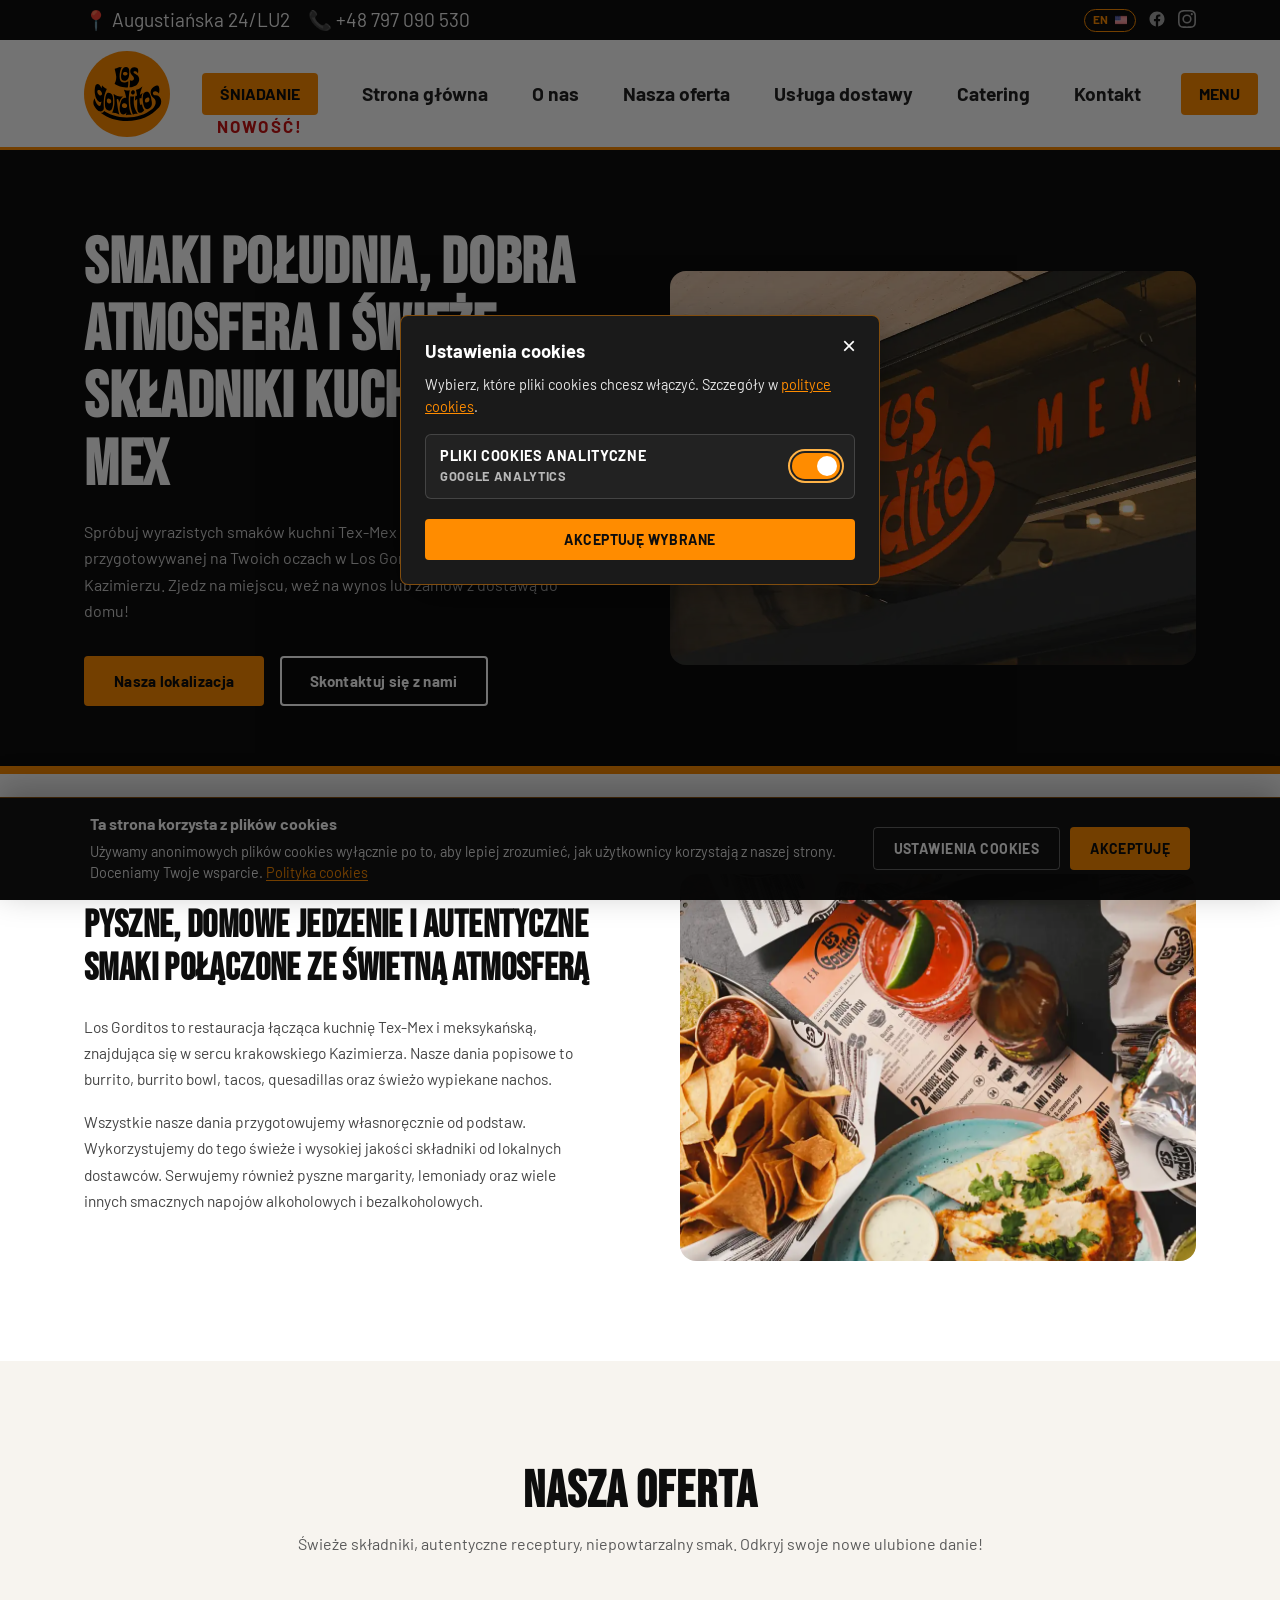
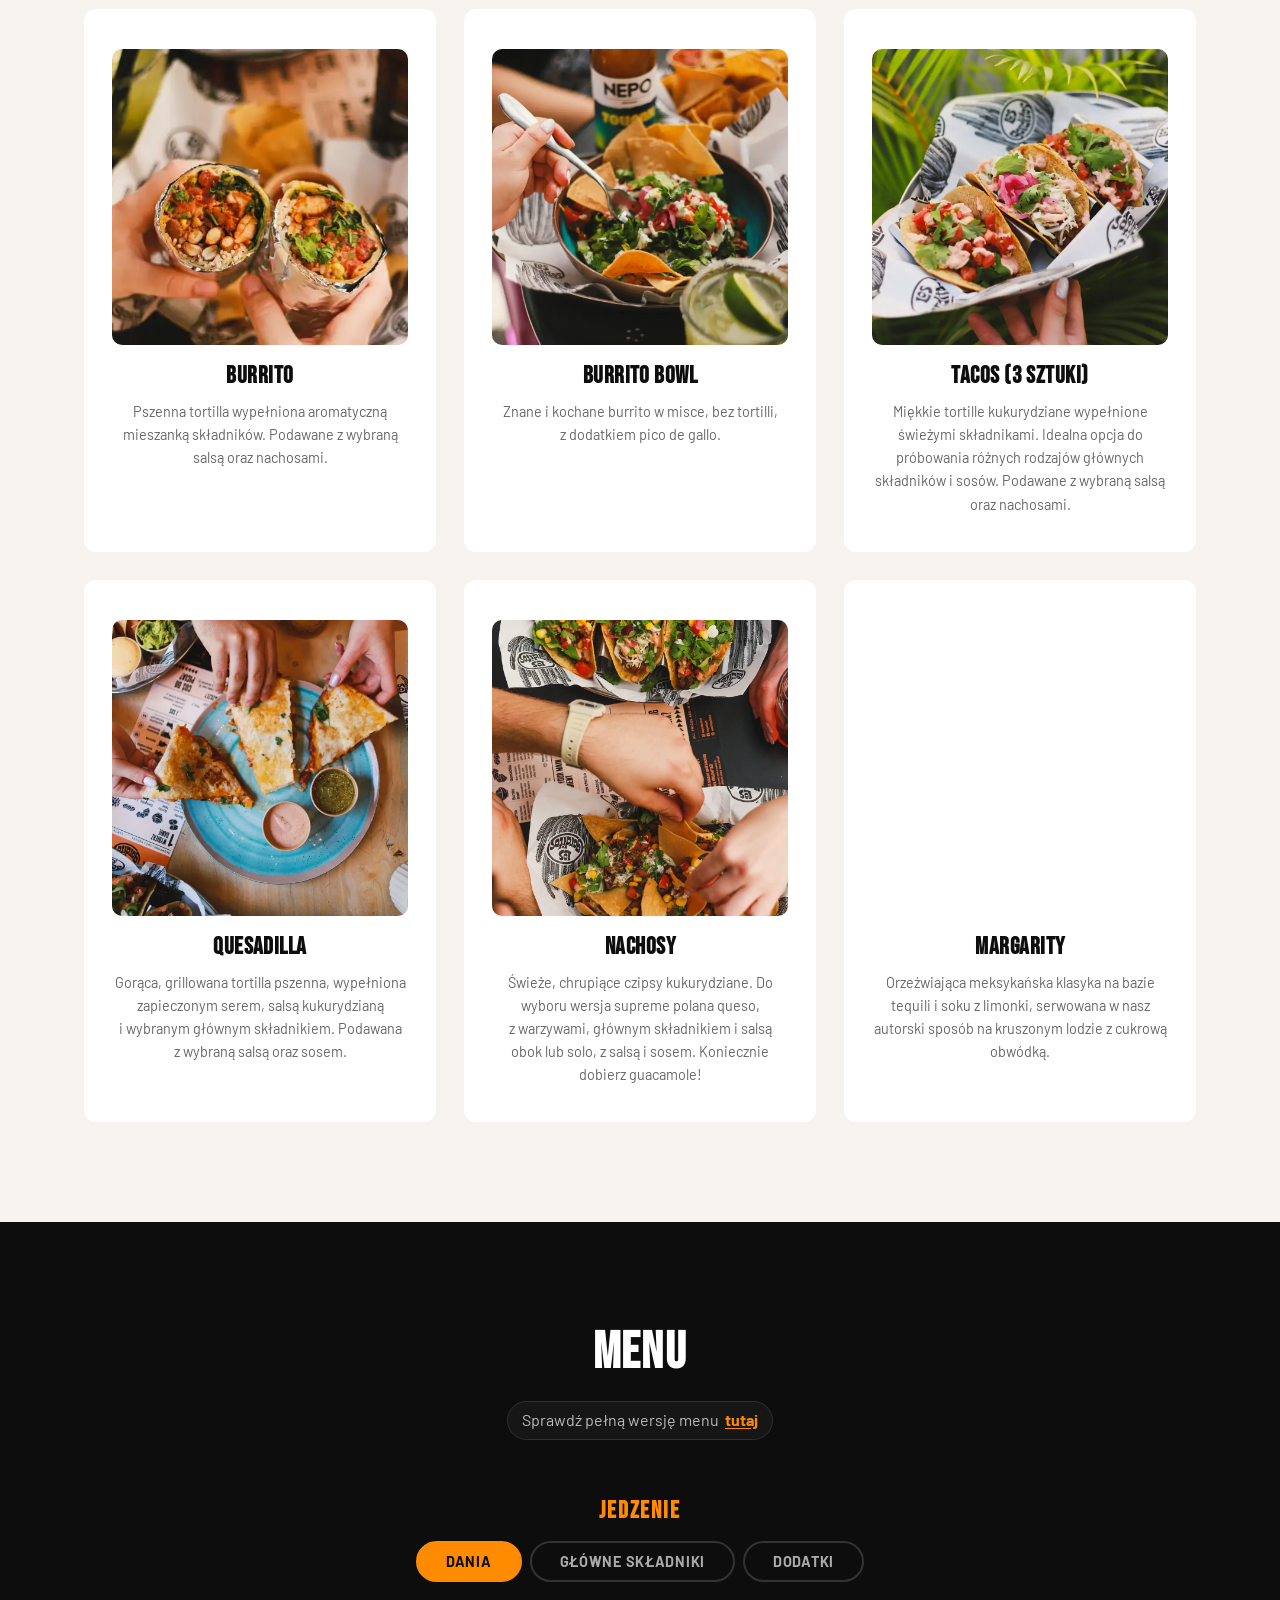
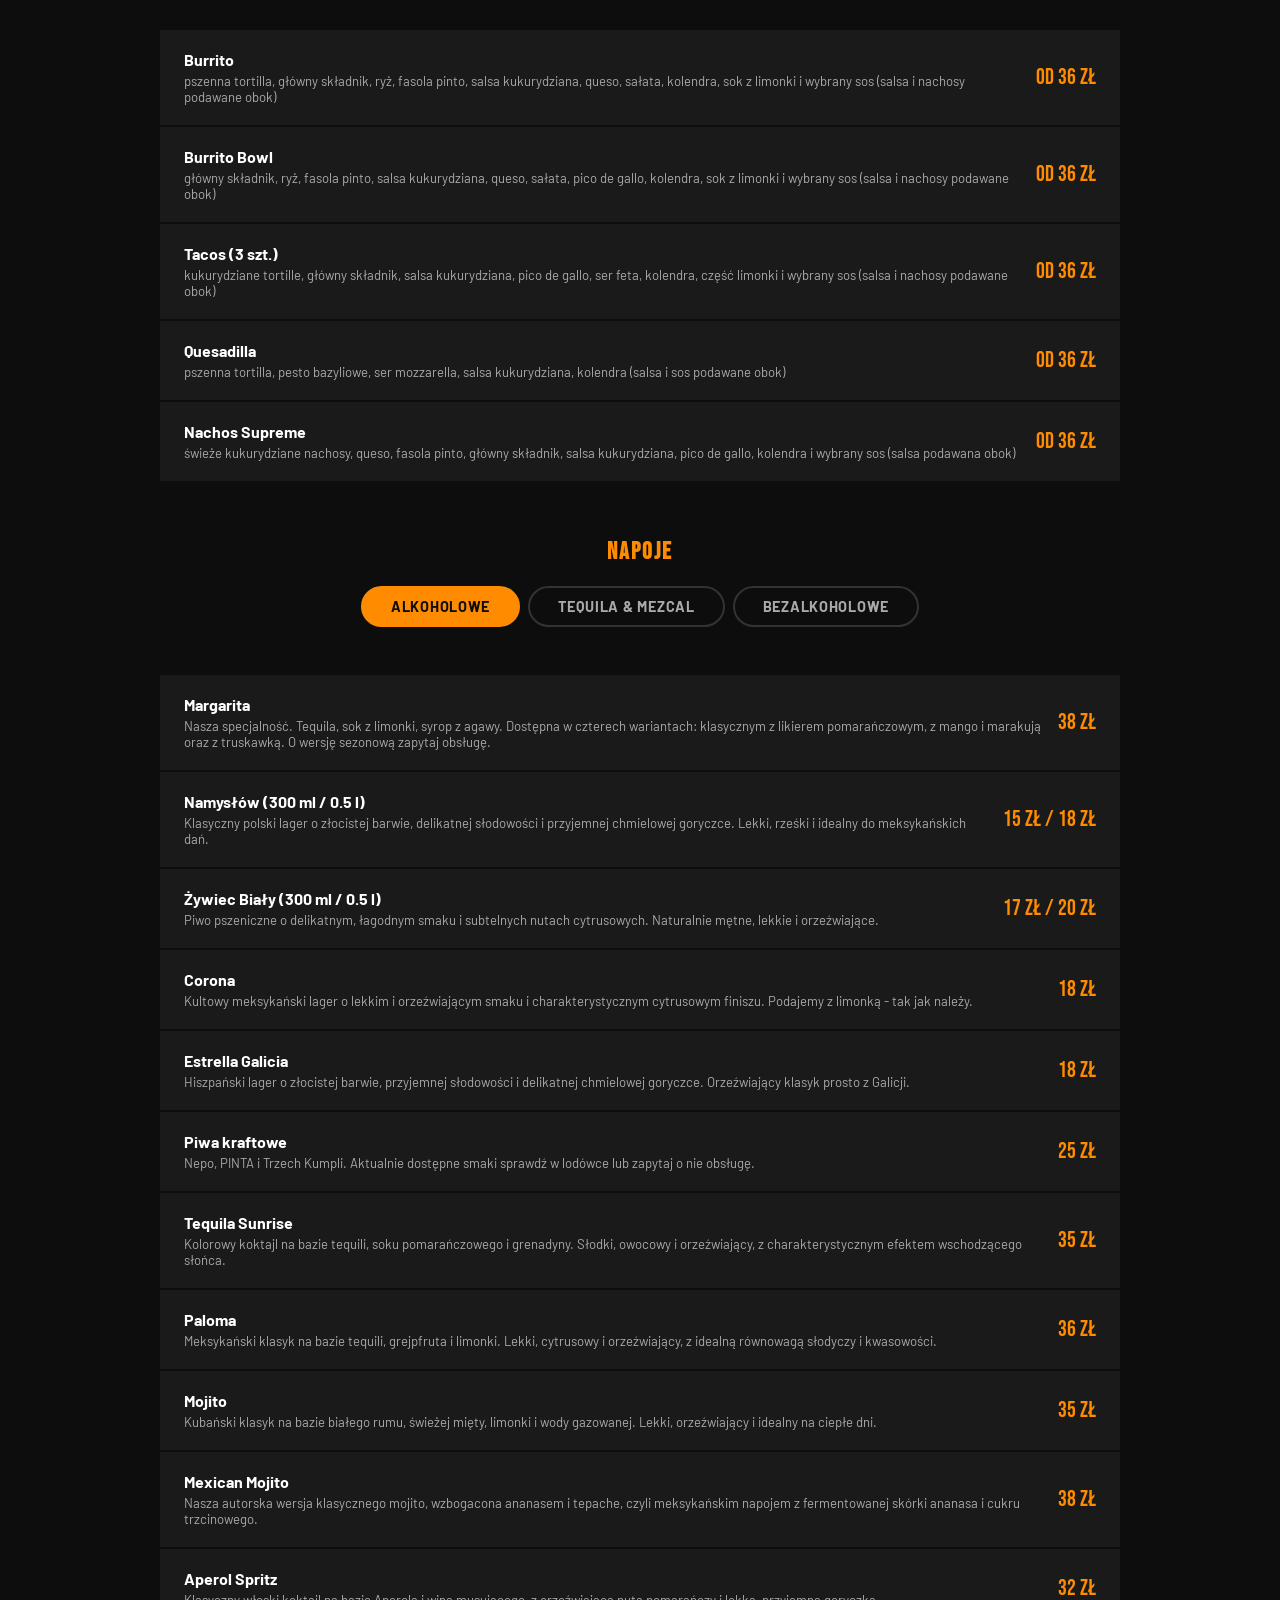
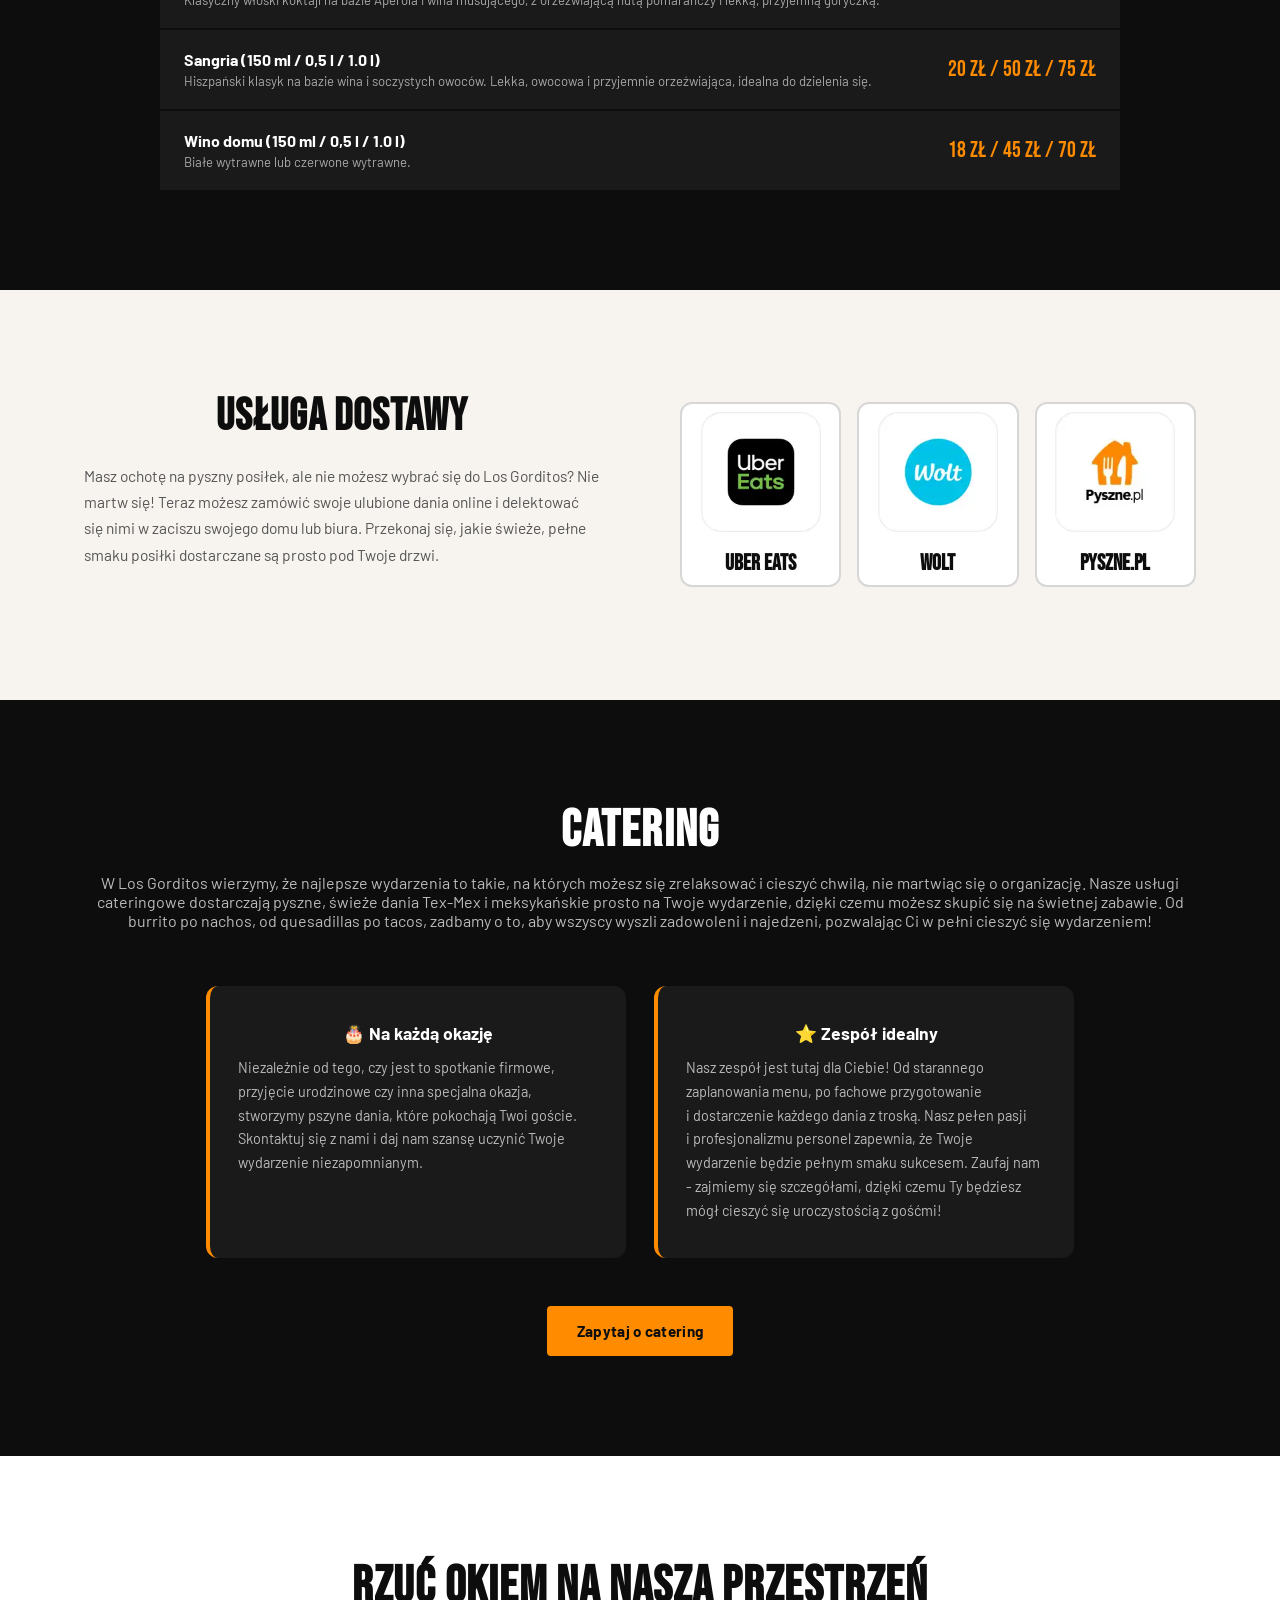
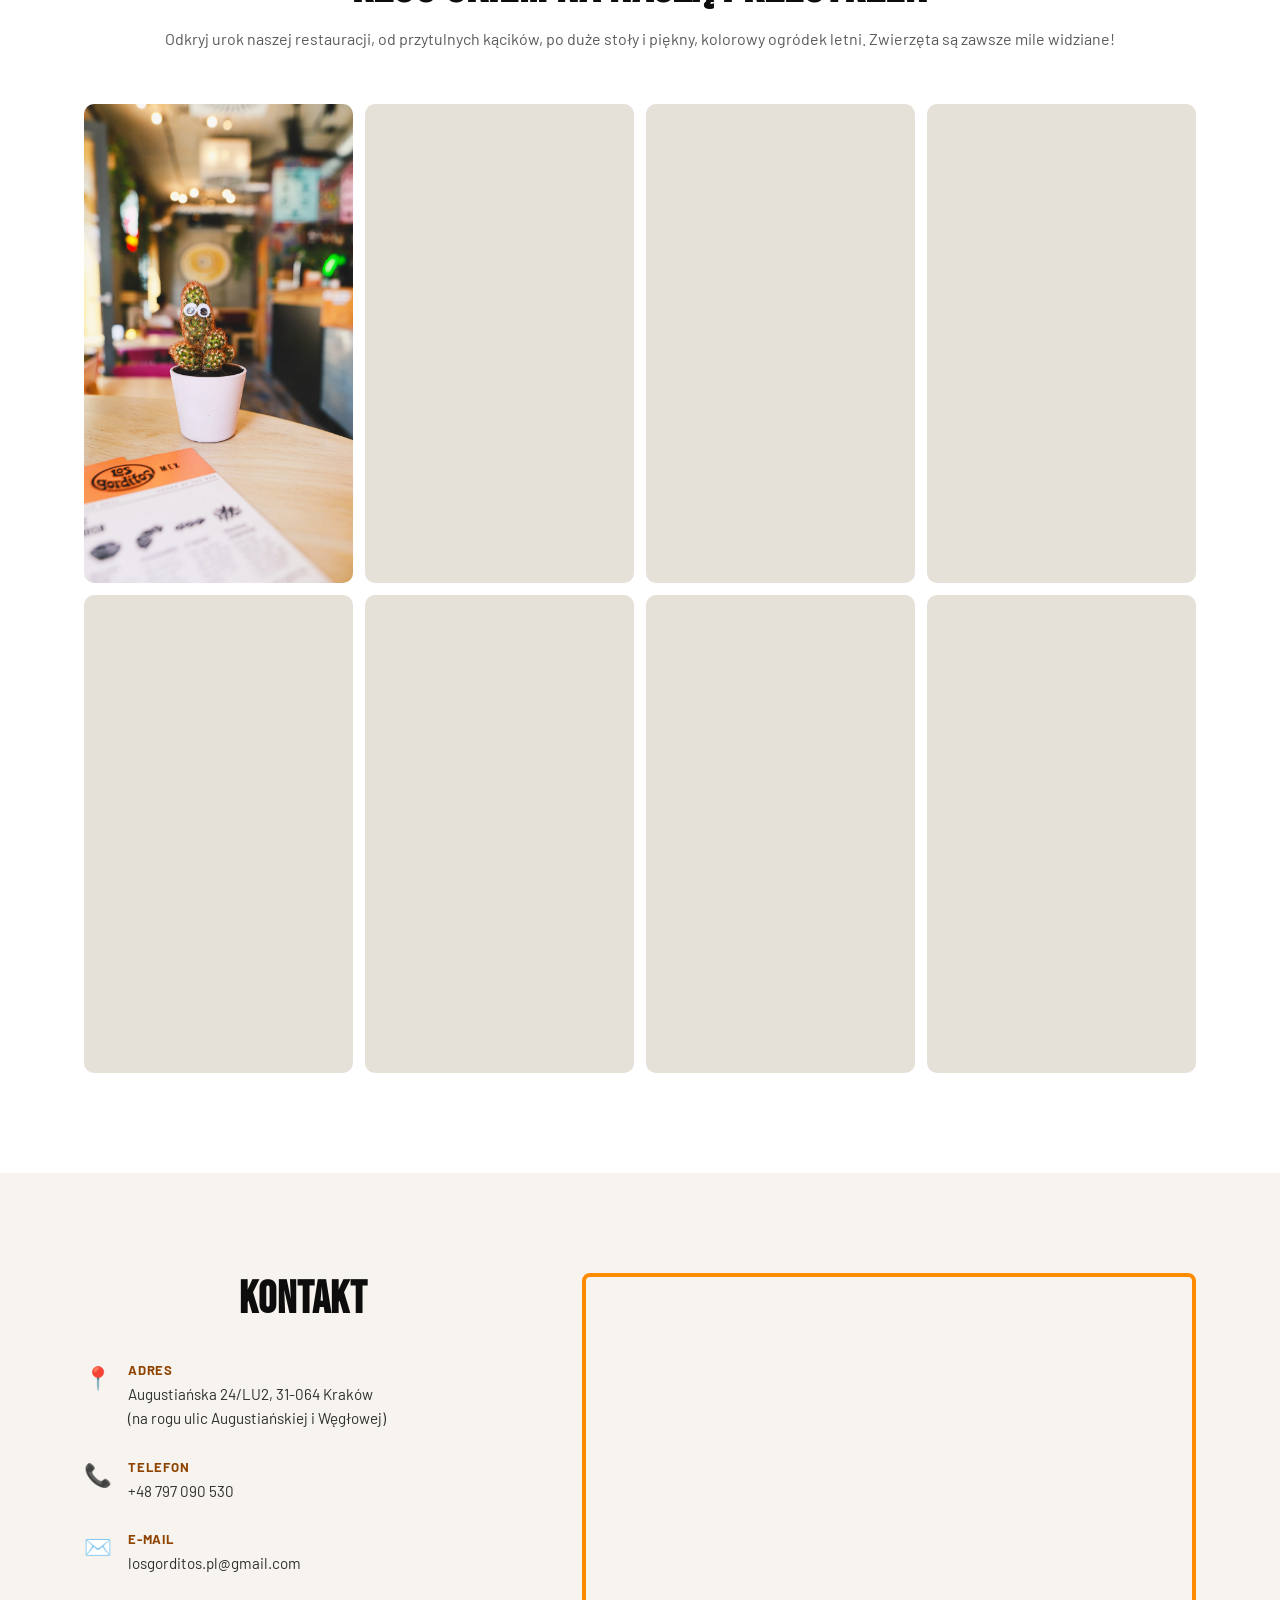
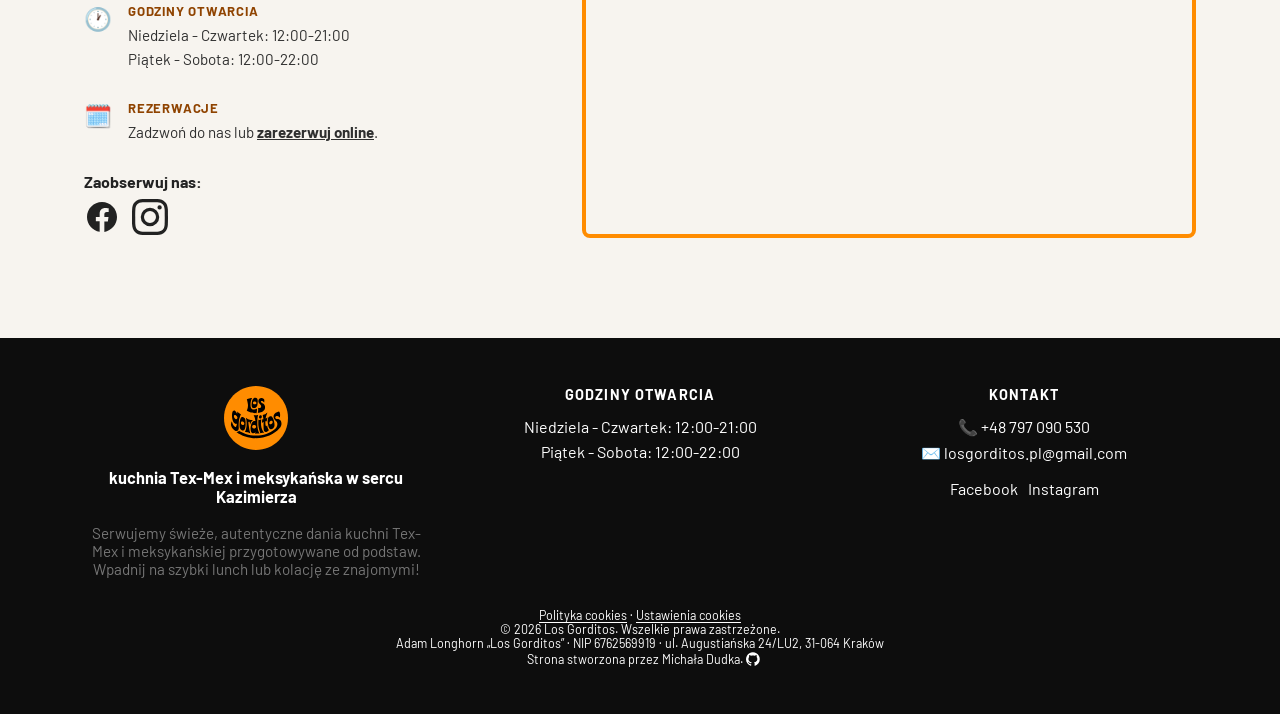
<file: index.html>
<!DOCTYPE html>
<html lang="pl">

<head>

<script src="js/gtag-consent-default.js"></script>

<script type="application/ld+json">
{
  "@context": "https://schema.org",
  "@type": "Restaurant",
  "name": "Los Gorditos",
  "url": "https://losgorditos.pl/",
  "logo": "https://losgorditos.pl/images/logo-losgorditos.svg",
  "image": "https://losgorditos.pl/images/logo-above-door.webp",
  "description": "Restauracja Tex-Mex i meksykańska w sercu krakowskiego Kazimierza. Serwujemy najlepsze burrito, taco, quesadilla, nachos i margarity.",
  "servesCuisine": ["Tex-Mex", "Mexican"],
  "priceRange": "$$",
  "telephone": "+48797090530",
  "email": "losgorditos.pl@gmail.com",
  "address": {
    "@type": "PostalAddress",
    "streetAddress": "Augustiańska 24/LU2",
    "addressLocality": "Kraków",
    "postalCode": "31-064",
    "addressCountry": "PL"
  },
  "geo": {
    "@type": "GeoCoordinates",
    "latitude": 50.04877,
    "longitude": 19.94220
  },
  "hasMap": "https://maps.app.goo.gl/PgwjpABLZufiH4pV9",
  "hasMenu": "https://losgorditos.pl/#menu",
  "menu": "https://losgorditos.pl/#menu",
  "currenciesAccepted": "PLN, BTC",
  "paymentAccepted": "Cash, Credit Card, Mobile Payment, Blik, Bitcoin",
  "openingHoursSpecification": [
    {
      "@type": "OpeningHoursSpecification",
      "dayOfWeek": ["Monday","Tuesday","Wednesday","Thursday","Sunday"],
      "opens": "12:00",
      "closes": "21:00"
    },
    {
      "@type": "OpeningHoursSpecification",
      "dayOfWeek": ["Friday","Saturday"],
      "opens": "12:00",
      "closes": "22:00"
    }
  ],
  "sameAs": [
    "https://www.facebook.com/losgorditosPL/",
    "https://www.instagram.com/losgorditos.krk.pl/"
  ]
}
</script>



  <meta charset="UTF-8" />
  <meta name="viewport" content="width=device-width, initial-scale=1.0" />
  <meta name="description" content="Los Gorditos to restauracja Tex-Mex i meksykańska na krakowskim Kazimierzu. Burrito, tacos, quesadillas, świeże składniki i dostawa. Sprawdź menu i zamów online!" />
  <meta name="robots" content="index, follow" />
  <link rel="canonical" href="https://losgorditos.pl/" />
  <link rel="alternate" hreflang="pl" href="https://losgorditos.pl/" />
  <link rel="alternate" hreflang="en" href="https://losgorditos.pl/en.html" />
  <link rel="alternate" hreflang="x-default" href="https://losgorditos.pl/" />
  <meta property="og:title" content="Los Gorditos – kuchnia Tex-Mex i meksykańska w sercu Kazimierza" />
  <meta property="og:description" content="Świeże burrito, tacos, quesadillas, margarity, świeże składniki i dostawa. Sprawdź menu i odwiedź nas lub zamów online!" />
  <meta property="og:image" content="https://losgorditos.pl/images/og-image.jpg" />
  <meta property="og:url" content="https://losgorditos.pl/" />
  <meta property="og:type" content="website" />
  <meta name="geo.region" content="PL-MA" />
  <meta name="geo.placename" content="Kraków" />
  <meta name="geo.position" content="50.04877;19.94220" />
  <meta name="ICBM" content="50.04877, 19.94220" />

  <title>Los Gorditos – kuchnia Tex-Mex i meksykańska w&nbsp;sercu Kazimierza</title>
  <link rel="prefetch" href="/menu/menu-lg.pdf" as="document">
  <link rel="preload" href="fonts/BebasNeue-Regular.ttf" as="font" type="font/ttf" crossorigin>
  <link rel="preload" href="fonts/Barlow-Regular.ttf" as="font" type="font/ttf" crossorigin>
  <link rel="preload" href="fonts/Barlow-Bold.ttf" as="font" type="font/ttf" crossorigin>
  <link rel="preload" href="fonts/Barlow-Italic.ttf" as="font" type="font/ttf" crossorigin>

  <link rel="stylesheet" href="style.css" />
  <link rel="stylesheet" href="css/cookie-consent.css" />
  
    <!-- Favicon -->
    <link rel="icon" type="image/png" sizes="32x32" href="images/favicon.png" />
    <link rel="icon" type="image/png" sizes="48x48" href="images/favicon-48.png" />
    <link rel="icon" type="image/png" sizes="192x192" href="images/favicon-192.png" />
    <link rel="apple-touch-icon" href="images/apple-touch-icon.png" />
</head>

<body>

  <!-- TOP BAR -->
  <div class="topbar">
    <div class="topbar-inner">
      <span>
        <a href="https://www.google.com/maps/dir//''/data=!4m7!4m6!1m1!4e2!1m2!1m1!1s0x47165b8024930c9b:0x6c8ac083ad6fd7ee!3e0?g_mp=CiVnb29nbGUubWFwcy5wbGFjZXMudjEuUGxhY2VzLkdldFBsYWNlEAEYASAB">📍 Augustiańska 24/LU2</a>
      </span>
      <span class="topbar-hide-mobile">
        <a href="tel:+48797090530">📞 +48 797 090 530</a>
      </span>
      <span class="topbar-hide-mobile topbar-hide-email">
        <p><a href="mailto:losgorditos.pl@gmail.com">✉️ losgorditos.pl@gmail.com</a></p>
      </span>
      <div class="topbar-social">
        <a href="/en.html" class="topbar-lang-switch" aria-label="English version">EN <img src="images/flag-usa.webp" alt="" aria-hidden="true" class="flag-icon" /></a>
        <a href="https://www.facebook.com/losgorditosPL/" aria-label="Facebook" target="_blank" rel="noopener noreferrer">
          <svg width="18" height="18" fill="currentColor" viewBox="0 0 24 24"><path d="M22 12c0-5.52-4.48-10-10-10S2 6.48 2 12c0 4.99 3.66 9.12 8.44 9.88v-6.99H7.9v-2.89h2.54V9.84c0-2.51 1.49-3.89 3.78-3.89 1.09 0 2.24.2 2.24.2v2.46h-1.26c-1.24 0-1.63.77-1.63 1.56v1.88h2.77l-.44 2.89h-2.33v6.99C18.34 21.12 22 16.99 22 12z"/></svg>
        </a>
        <a href="https://www.instagram.com/losgorditos.krk.pl/" aria-label="Instagram" target="_blank" rel="noopener noreferrer">
          <svg width="18" height="18" fill="currentColor" viewBox="0 0 24 24"><path d="M12 2.163c3.204 0 3.584.012 4.85.07 3.252.148 4.771 1.691 4.919 4.919.058 1.265.069 1.645.069 4.849 0 3.205-.012 3.584-.069 4.849-.149 3.225-1.664 4.771-4.919 4.919-1.266.058-1.644.07-4.85.07-3.204 0-3.584-.012-4.849-.07-3.26-.149-4.771-1.699-4.919-4.92-.058-1.265-.07-1.644-.07-4.849 0-3.204.013-3.583.07-4.849.149-3.227 1.664-4.771 4.919-4.919 1.266-.057 1.645-.069 4.849-.069zM12 0C8.741 0 8.333.014 7.053.072 2.695.272.273 2.69.073 7.052.014 8.333 0 8.741 0 12c0 3.259.014 3.668.072 4.948.2 4.358 2.618 6.78 6.98 6.98C8.333 23.986 8.741 24 12 24c3.259 0 3.668-.014 4.948-.072 4.354-.2 6.782-2.618 6.979-6.98.059-1.28.073-1.689.073-4.948 0-3.259-.014-3.667-.072-4.947-.196-4.354-2.617-6.78-6.979-6.98C15.668.014 15.259 0 12 0zm0 5.838a6.162 6.162 0 100 12.324 6.162 6.162 0 000-12.324zM12 16a4 4 0 110-8 4 4 0 010 8zm6.406-11.845a1.44 1.44 0 100 2.881 1.44 1.44 0 000-2.881z"/></svg>
        </a>
      </div>
    </div>
  </div>

  <!-- NAVBAR -->
  <nav class="navbar" id="navbar">
    <div class="nav-inner">
      <a href="#" class="nav-logo">
        <img src="images/logo-losgorditos.svg" alt="Los Gorditos" onerror="this.style.display='none'; this.nextElementSibling.style.display='flex'" loading="eager" fetchpriority=high decoding="sync" width="86" height="86" />
      </a>
      <div class="nav-breakfast-wrap">
        <a href="breakfast/" class="nav-breakfast">ŚNIADANIE</a>
        <!-- <a class="nav-breakfast">ŚNIADANIE</a> -->
        <span class="nav-breakfast-badge">NOWOŚĆ!</span>
      </div>
      <a href="#menu" class="mobile-quick-menu">MENU</a>
      <button class="hamburger" id="hamburger" aria-label="Otwórz menu nawigacji" aria-expanded="false" aria-controls="navLinks">
        <span></span><span></span><span></span>
      </button>
      <ul class="nav-links" id="navLinks">
        <li><a href="#">Strona główna</a></li>
        <li><a href="#about">O nas</a></li>
        <li><a href="#offer">Nasza oferta</a></li>
        <li><a href="#delivery">Usługa dostawy</a></li>
        <li><a href="#catering">Catering</a></li>
        <li><a href="#contact">Kontakt</a></li>
        <li><a href="#menu" class="btn-menu">MENU</a></li>
      </ul>
    </div>
  </nav>

  <!-- HERO -->
  <section class="hero" id="home">
    <div class="hero-content">
      <div class="hero-text">
        <h1 class="hero-title">Smaki południa, dobra atmosfera i&nbsp;świeże składniki kuchni Tex-Mex</h1>
        <p class="hero-desc">Spróbuj wyrazistych smaków kuchni Tex-Mex i meksykańskiej przygotowywanej na Twoich oczach w&nbsp;Los Gorditos na krakowskim Kazimierzu. Zjedz na miejscu, weź na wynos lub zamów z&nbsp;dostawą do domu!</p>
        <div class="hero-btns">
          <a href="https://maps.app.goo.gl/PgwjpABLZufiH4pV9" class="btn btn-primary" target="_blank" rel="noopener noreferrer">Nasza lokalizacja</a>
          <a href="#contact" class="btn btn-outline">Skontaktuj się z&nbsp;nami</a>
        </div>
      </div>
      <div class="hero-img">
        <div class="hero-img-frame">
          <img src="images/logo-above-door.webp" srcset="images/logo-above-door-640.webp 640w, images/logo-above-door-960.webp 960w, images/logo-above-door-1280.webp 1280w" sizes="(max-width: 700px) 92vw, (max-width: 1100px) 70vw, 45vw" alt="Wejście do restauracji Los Gorditos na Kazimierzu" onerror="this.parentElement.classList.add('img-placeholder')" loading="eager" fetchpriority="high" decoding="sync" width="960" height="720" />
        </div>
      </div>
    </div>
    <div class="hero-stripe"></div>
  </section>

  <!-- ABOUT -->
  <section class="about" id="about">
    <div class="container about-grid">
      <div class="about-text">
        <h2>Pyszne, domowe jedzenie i&nbsp;autentyczne smaki połączone ze świetną atmosferą</h2>
        <p>Los Gorditos to restauracja łącząca kuchnię Tex-Mex i&nbsp;meksykańską, znajdująca się w&nbsp;sercu krakowskiego Kazimierza. Nasze dania popisowe to burrito, burrito bowl, tacos, quesadillas oraz świeżo wypiekane nachos.</p>
        <p>Wszystkie nasze dania przygotowujemy własnoręcznie od podstaw. Wykorzystujemy do tego świeże i&nbsp;wysokiej jakości składniki od lokalnych dostawców. Serwujemy również pyszne margarity, lemoniady oraz wiele innych smacznych napojów alkoholowych i&nbsp;bezalkoholowych.</p>
      </div>
      <div class="about-img">
        <img src="images/food-picture-1.webp" srcset="images/food-picture-1-640.webp 640w, images/food-picture-1-960.webp 960w, images/food-picture-1-1280.webp 1280w" sizes="(max-width: 700px) 92vw, (max-width: 1100px) 70vw, 45vw" alt="Los Gorditos food" onerror="this.parentElement.classList.add('img-placeholder')" loading="lazy" decoding="async" width="960" height="720"/>
      </div>
    </div>
  </section>

  <!-- OFFER -->
  <section class="offer" id="offer">
    <div class="container">
      <div class="section-header">
        <h2>Nasza oferta</h2>
        <p>Świeże składniki, autentyczne receptury, niepowtarzalny smak. Odkryj swoje nowe ulubione danie!</p>
      </div>
      <div class="offer-grid">
        <div class="offer-card">
          <img src="images/burrito-1.webp" srcset="images/burrito-1-640.webp 640w, images/burrito-1-960.webp 960w, images/burrito-1-1280.webp 1280w" sizes="(max-width: 700px) 92vw, (max-width: 1100px) 70vw, 45vw" alt="Burrito" class="offer-img" loading="lazy" decoding="async" width="960" height="720"/>
          <h3>Burrito</h3>
          <p>Pszenna tortilla wypełniona aromatyczną mieszanką składników. Podawane z&nbsp;wybraną salsą oraz nachosami.</p>
        </div>
         <div class="offer-card">
          <img src="images/burrito-bowl-1.webp" srcset="images/burrito-bowl-1-640.webp 640w, images/burrito-bowl-1-960.webp 960w, images/burrito-bowl-1-1280.webp 1280w" sizes="(max-width: 700px) 92vw, (max-width: 1100px) 70vw, 45vw" alt="Burrito Bowl" class="offer-img" loading="lazy" decoding="async" width="960" height="720"/>
          <h3>Burrito bowl</h3>
          <p>Znane i&nbsp;kochane burrito w&nbsp;misce, bez tortilli, z&nbsp;dodatkiem pico de gallo.</p>
        </div>
        <div class="offer-card">
          <img src="images/tacos-1.webp" srcset="images/tacos-1-640.webp 640w, images/tacos-1-960.webp 960w, images/tacos-1-1280.webp 1280w" sizes="(max-width: 700px) 92vw, (max-width: 1100px) 70vw, 45vw" alt="Tacos" class="offer-img" loading="lazy" decoding="async" width="960" height="720"/>
          <h3>Tacos (3 sztuki)</h3>
          <p>Miękkie tortille kukurydziane wypełnione świeżymi składnikami. Idealna opcja do próbowania różnych rodzajów głównych składników i&nbsp;sosów. Podawane z&nbsp;wybraną salsą oraz nachosami.</p>
        </div>
        <div class="offer-card">
          <img src="images/quesadilla-1.webp" srcset="images/quesadilla-1-640.webp 640w, images/quesadilla-1-960.webp 960w, images/quesadilla-1-1280.webp 1280w" sizes="(max-width: 700px) 92vw, (max-width: 1100px) 70vw, 45vw" alt="Quesadillas" class="offer-img" loading="lazy" decoding="async" width="960" height="720"/>
          <h3>Quesadilla</h3>
          <p>Gorąca, grillowana tortilla pszenna, wypełniona zapieczonym serem, salsą kukurydzianą i&nbsp;wybranym głównym składnikiem. Podawana z&nbsp;wybraną salsą oraz sosem.</p>
        </div>
        <div class="offer-card">
          <img src="images/nachos-supreme-1.webp" srcset="images/nachos-supreme-1-640.webp 640w, images/nachos-supreme-1-960.webp 960w, images/nachos-supreme-1-1280.webp 1280w" sizes="(max-width: 700px) 92vw, (max-width: 1100px) 70vw, 45vw" alt="Nachos" class="offer-img" loading="lazy" decoding="async" width="960" height="720"/>
          <h3>Nachosy</h3>
          <p>Świeże, chrupiące czipsy kukurydziane. Do wyboru wersja supreme polana queso, z&nbsp;warzywami, głównym składnikiem i&nbsp;salsą obok lub solo, z&nbsp;salsą i&nbsp;sosem. Koniecznie dobierz guacamole!</p>
        </div>
        <div class="offer-card">
          <img src="images/margarita-1.webp" srcset="images/margarita-1-640.webp 640w, images/margarita-1-960.webp 960w, images/margarita-1-1280.webp 1280w" sizes="(max-width: 700px) 92vw, (max-width: 1100px) 70vw, 45vw" alt="Margarita" class="offer-img" loading="lazy" decoding="async" width="960" height="720"/>
          <h3>Margarity</h3>
          <p>Orzeźwiająca meksykańska klasyka na bazie tequili i&nbsp;soku z&nbsp;limonki, serwowana w&nbsp;nasz autorski sposób na kruszonym lodzie z&nbsp;cukrową obwódką.</p>
        </div>
      </div>
    </div>
  </section>

  <!-- MENU SECTION -->
  <section class="menu-section" id="menu">
      <div class="section-header light">

        <h2>Menu</h2>
        <p class="menu-subtitle">Sprawdź pełną wersję menu <a href="/menu/menu-lg.pdf" target="_blank" rel="noopener noreferrer">tutaj</a></p>
      </div>
      <h3 class="menu-group-heading">JEDZENIE</h3>
      <div class="menu-tabs" role="tablist" aria-label="Kategorie menu">
        <button class="tab active" data-tab="main" role="tab" aria-selected="true" aria-controls="tab-main" id="tab-btn-main">Dania</button>
        <button class="tab" data-tab="sides" role="tab" aria-selected="false" aria-controls="tab-sides" id="tab-btn-sides">Główne składniki</button>
        <button class="tab" data-tab="drinks" role="tab" aria-selected="false" aria-controls="tab-drinks" id="tab-btn-drinks">Dodatki</button>
      </div>
      <div class="menu-content active" id="tab-main" role="tabpanel" aria-labelledby="tab-btn-main">
        <div class="menu-grid">
          <div class="menu-item">
            <div class="menu-item-info"><h4>Burrito</h4><p>pszenna tortilla, główny składnik, ryż, fasola pinto, salsa kukurydziana, queso, sałata, kolendra, sok z&nbsp;limonki i&nbsp;wybrany sos (salsa i&nbsp;nachosy podawane obok)</p></div>
            <span class="menu-price">od 36 zł</span>
          </div>
          <div class="menu-item">
            <div class="menu-item-info"><h4>Burrito Bowl</h4><p>główny składnik, ryż, fasola pinto, salsa kukurydziana, queso, sałata, pico de gallo, kolendra, sok z&nbsp;limonki i&nbsp;wybrany sos (salsa i&nbsp;nachosy podawane obok)</p></div>
            <span class="menu-price">od 36 zł</span>
          </div>
          <div class="menu-item">
            <div class="menu-item-info"><h4>Tacos (3 szt.)</h4><p>kukurydziane tortille, główny składnik, salsa kukurydziana, pico de gallo, ser feta, kolendra, część limonki i&nbsp;wybrany sos (salsa i&nbsp;nachosy podawane obok)</p></div>
            <span class="menu-price">od 36 zł</span>
          </div>
          <div class="menu-item">
            <div class="menu-item-info"><h4>Quesadilla</h4><p>pszenna tortilla, pesto bazyliowe, ser mozzarella, salsa kukurydziana, kolendra (salsa i&nbsp;sos podawane obok)</p></div>
            <span class="menu-price">od 36 zł</span>
          </div>
          <div class="menu-item">
            <div class="menu-item-info"><h4>Nachos Supreme</h4><p>świeże kukurydziane nachosy, queso, fasola pinto, główny składnik, salsa kukurydziana, pico de gallo, kolendra i&nbsp;wybrany sos (salsa podawana obok)</p></div>
            <span class="menu-price">od 36 zł</span>
          </div>
        </div>
      </div>
      <div class="menu-content" id="tab-sides" role="tabpanel" aria-labelledby="tab-btn-sides">
        <div class="menu-grid">
          <div class="menu-item">
            <div class="menu-item-info"><h4>Wege chorizo</h4><p>To lekko pikantna i&nbsp;aromatyczna, sojowa wersja klasycznego chorizo. Pyszna roślinna ​​opcja, przygotowana z&nbsp;wysokiej jakości składników, specjalnie dla osób na diecie wegetariańskiej.</p></div>
            <span class="menu-price">36 zł</span>
          </div>
          <div class="menu-item">
            <div class="menu-item-info"><h4>Pieczony kalafior</h4><p>Kalafior w&nbsp;aromatycznej mieszance przypraw, idealny dla tych, którzy szukają lżejszego dania pełnego warzyw.</p></div>
            <span class="menu-price">38 zł</span>
          </div>
          <div class="menu-item">
            <div class="menu-item-info"><h4>Pieczony kurczak</h4><p>Soczysty, idealnie doprawiony i&nbsp;wypieczony kurczak. Pyszny i&nbsp;sycący w&nbsp;każdym kęsie.</p></div>
            <span class="menu-price">38 zł</span>
          </div>
          <div class="menu-item">
            <div class="menu-item-info"><h4>Szarpana wieprzowina</h4><p>Powoli duszona, aromatyczna szarpana wieprzowina, wędzona, delikatna i&nbsp;pełna bogatego smaku.</p></div>
            <span class="menu-price">40 zł</span>
          </div>
          <div class="menu-item">
            <div class="menu-item-info"><h4>Karczek wieprzowy</h4><p>Soczyste, miękkie i&nbsp;lekko pikantne kawałki karkówki wieprzowej upieczonej w&nbsp;piekarniku.</p></div>
            <span class="menu-price">42 zł</span>
          </div>
          <div class="menu-item">
            <div class="menu-item-info"><h4>Wołowina Barbacoa</h4><p>Delikatna, wolno pieczona wołowina marynowana w&nbsp;aromatycznych przyprawach - rozpływająca się w&nbsp;ustach.</p></div>
            <span class="menu-price">46 zł</span>
          </div>
          <div class="menu-item">
            <div class="menu-item-info"><h4>Jagnięcina Barbacoa*</h4><p>Niezwykła wersja klasycznej barbacoa, z&nbsp;soczystą jagnięciną przyrządzoną perfekcyjnie z&nbsp;zaskakująco aromatycznymi przyprawami. <br><br>*W burrito oraz tacosach podajemy ją z&nbsp;marynowaną czerwoną cebulą oraz kapustą.</p></div>
            <span class="menu-price">48 zł</span>
          </div>
        </div>
      </div>
      <div class="menu-content" id="tab-drinks" role="tabpanel" aria-labelledby="tab-btn-drinks">
        <div class="menu-grid">
          <div class="menu-item">
            <div class="menu-item-info"><h4>Salsa Mango</h4><p>Łagodne i&nbsp;słodkawe połączenie dojrzałych mango, kolendry i&nbsp;limonki, które dodaje każdemu daniu tropikalnego akcentu.</p></div>
            <span class="menu-price">bez limitu</span>
          </div>
          <div class="menu-item">
            <div class="menu-item-info"><h4>Salsa Verde</h4><p>Łagodna salsa z&nbsp;zielonych pomidorków tomatillos i&nbsp;kolendry. Orzeźwiająca, lekko kwaśna.</p></div>
            <span class="menu-price">bez limitu</span>
          </div>
          <div class="menu-item">
            <div class="menu-item-info"><h4>Salsa Roja</h4><p>Delikatnie pikantna salsa na bazie pomidorów i&nbsp;wędzonych papryczek jalapeño to idealne dopełnienie każdego dania.</p></div>
            <span class="menu-price">bez limitu</span>
          </div>
          <div class="menu-item">
            <div class="menu-item-info"><h4>Salsa Habanero</h4><p>Coś dla odważnych! Salsa z&nbsp;grillowanych papryczek habanero gwarantuje mocne doznania smakowe. Zdecydowanie nie dla osób wrażliwych.</p></div>
            <span class="menu-price">bez limitu</span>
          </div>
                    <div class="menu-item">
            <div class="menu-item-info"><h4>Śmietana</h4><p>Gładka i&nbsp;kremowa. Idealny dodatek do pikantnych sals.</p></div>
            <span class="menu-price">bez limitu</span>
          </div>
          <div class="menu-item">
            <div class="menu-item-info"><h4>Sos czosnkowy</h4><p>Kremowy sos na bazie śmietany i majonezu, z dodatkiem świeżego czosnku i delikatnie dobranych przypraw. Wyrazisty, a jednocześnie łagodny w smaku, idealnie komponuje się z naszymi daniami.</p></div>
            <span class="menu-price">bez limitu</span>
          </div>
          <div class="menu-item">
            <div class="menu-item-info"><h4>Sos limonkowo-kolendrowy</h4><p>Orzeźwiający, łagodny sos z&nbsp;kolendrą, limonką i&nbsp;miętą. Doda każdemu posiłkowi wyrazistości.</p></div>
            <span class="menu-price">bez limitu</span>
          </div>
          <div class="menu-item">
            <div class="menu-item-info"><h4>Sos chipotle</h4><p>Wędzony, pikantny sos z&nbsp;papryczek jalapeño na bazie kwaśnej śmietany i&nbsp;majonezu. Dodaje głębi i&nbsp;smaku każdemu kęsowi.</p></div>
            <span class="menu-price">bez limitu</span>
          </div>
          <div class="menu-item">
            <div class="menu-item-info"><h4>Guacamole</h4><p>Przyrządzane codziennie, aby zawsze było świeże i&nbsp;aromatyczne. Doskonały dodatek do każdego dania. Must-have do nachosów.</p></div>
            <span class="menu-price">14 zł</span>
          </div>
          <div class="menu-item">
            <div class="menu-item-info"><h4>Queso</h4><p>Wyrazisty, aksamitny i&nbsp;lekko pikantny sos serowy. Świetny dodatek do nachosów i&nbsp;innych dań.</p></div>
            <span class="menu-price">12 zł</span>
          </div>
        </div>
      </div>
      <h3 class="menu-group-heading menu-group-heading-drinks">NAPOJE</h3>
      <div class="menu-tabs menu-tabs-drinks" role="tablist" aria-label="Kategorie napojów">
        <button class="tab active" data-tab="alcoholic" role="tab" aria-selected="true" aria-controls="tab-alcoholic" id="tab-btn-alcoholic">ALKOHOLOWE</button>
        <button class="tab" data-tab="tequila-mezcal" role="tab" aria-selected="false" aria-controls="tab-tequila-mezcal" id="tab-btn-tequila-mezcal">TEQUILA &amp; MEZCAL</button>
        <button class="tab" data-tab="non-alcoholic" role="tab" aria-selected="false" aria-controls="tab-non-alcoholic" id="tab-btn-non-alcoholic">BEZALKOHOLOWE</button>
      </div>
      <div class="menu-content" id="tab-non-alcoholic" role="tabpanel" aria-labelledby="tab-btn-non-alcoholic">
        <div class="menu-grid">
          <div class="menu-item">
            <div class="menu-item-info"><h4>Domowa lemoniada (350 ml / 0,5 l / 1.0 l)</h4><p>Dostępna w czterech wariantach: klasycznym cytrynowo-pomarańczowym, z mango i marakują oraz z truskawką. O wersję sezonową zapytaj obsługę.</p></div>
            <span class="menu-price">20 zł / 27 zł / 45 zł</span>
          </div>
          <div class="menu-item">
            <div class="menu-item-info"><h4>Jarritos</h4><p>Meksykańskie napoje gazowane o owocowych smakach. Dostępne o smaku meksykańskiej coli, ananasa, grejpfruta, limonki, tamaryndowca, truskawki, mandarynki, gujawy i mango.</p></div>
            <span class="menu-price">20 zł</span>
          </div>
          <div class="menu-item">
            <div class="menu-item-info"><h4>Softy</h4><p>Coca-Cola, Coca-Cola Zero, Fanta, Sprite, Kinley Tonic, Cappy, Fuzetea. (250 ml)</p></div>
            <span class="menu-price">12 zł</span>
          </div>
          <div class="menu-item">
            <div class="menu-item-info"><h4>Corona 0%</h4><p>Kultowy meksykański lager o lekkim i orzeźwiającym smaku i charakterystycznym cytrusowym finiszu. Podajemy z limonką - tak jak należy.</p></div>
            <span class="menu-price">18 zł</span>
          </div>
          <div class="menu-item">
            <div class="menu-item-info"><h4>Estrella Galicia 0%</h4><p>Hiszpańskie piwo bezalkoholowe o lekkim, orzeźwiającym smaku i delikatnej goryczce. Idealne dla tych, którzy cenią klasyczny smak piwa bez alkoholu.</p></div>
            <span class="menu-price">18 zł</span>
          </div>
          <div class="menu-item">
            <div class="menu-item-info"><h4>Piwa kraftowe 0%</h4><p>Nepo, PINTA i Trzech Kumpli. Aktualnie dostępne smaki sprawdź w lodówce lub zapytaj o nie obsługę.</p></div>
            <span class="menu-price">25 zł</span>
          </div>
          <div class="menu-item">
            <div class="menu-item-info"><h4>Woda (0.5 l / 1.0 l)</h4><p>Gazowana lub niegazowana.</p></div>
            <span class="menu-price">6 zł / 12 zł</span>
          </div>
          <div class="menu-item">
            <div class="menu-item-info"><h4>Espresso / Podwójne espresso</h4><p>Używamy ziaren od <a href="https://www.instagram.com/garage_coffee_equipment/" target="_blank" rel="noopener noreferrer">Garage Coffee Roasters</a>.</p></div>
            <span class="menu-price">8 zł / 14 zł</span>
          </div>
          <div class="menu-item">
            <div class="menu-item-info"><h4>Americano</h4><p></p></div>
            <span class="menu-price">14 zł</span>
          </div>
          <div class="menu-item">
            <div class="menu-item-info"><h4>Cappuccino</h4><p></p></div>
            <span class="menu-price">15 zł</span>
          </div>
          <div class="menu-item">
            <div class="menu-item-info"><h4>Flat white</h4><p></p></div>
            <span class="menu-price">17 zł</span>
          </div>
          <div class="menu-item">
            <div class="menu-item-info"><h4>Herbata</h4><p></p></div>
            <span class="menu-price">14 zł</span>
          </div>
        </div>
      </div>
      <div class="menu-content active" id="tab-alcoholic" role="tabpanel" aria-labelledby="tab-btn-alcoholic">
        <div class="menu-grid">
          <div class="menu-item">
            <div class="menu-item-info"><h4>Margarita</h4><p>Nasza specjalność. Tequila, sok z limonki, syrop z agawy. Dostępna w czterech wariantach: klasycznym z likierem pomarańczowym, z mango i marakują oraz z truskawką. O wersję sezonową zapytaj obsługę.</p></div>
            <span class="menu-price">38 zł</span>
          </div>
          <div class="menu-item">
            <div class="menu-item-info"><h4>Namysłów (300 ml / 0.5 l)</h4><p>Klasyczny polski lager o złocistej barwie, delikatnej słodowości i przyjemnej chmielowej goryczce. Lekki, rześki i idealny do meksykańskich dań.</p></div>
            <span class="menu-price">15 zł / 18 zł</span>
          </div>
          <div class="menu-item">
            <div class="menu-item-info"><h4>Żywiec Biały (300 ml / 0.5 l)</h4><p>Piwo pszeniczne o delikatnym, łagodnym smaku i subtelnych nutach cytrusowych. Naturalnie mętne, lekkie i orzeźwiające.</p></div>
            <span class="menu-price">17 zł / 20 zł</span>
          </div>
          <div class="menu-item">
            <div class="menu-item-info"><h4>Corona</h4><p>Kultowy meksykański lager o lekkim i orzeźwiającym smaku i charakterystycznym cytrusowym finiszu. Podajemy z limonką - tak jak należy.</p></div>
            <span class="menu-price">18 zł</span>
          </div>
          <div class="menu-item">
            <div class="menu-item-info"><h4>Estrella Galicia</h4><p>Hiszpański lager o złocistej barwie, przyjemnej słodowości i delikatnej chmielowej goryczce. Orzeźwiający klasyk prosto z Galicji.</p></div>
            <span class="menu-price">18 zł</span>
          </div>
          <div class="menu-item">
            <div class="menu-item-info"><h4>Piwa kraftowe</h4><p>Nepo, PINTA i Trzech Kumpli. Aktualnie dostępne smaki sprawdź w lodówce lub zapytaj o nie obsługę.</p></div>
            <span class="menu-price">25 zł</span>
          </div>
          <div class="menu-item">
            <div class="menu-item-info"><h4>Tequila Sunrise</h4><p>Kolorowy koktajl na bazie tequili, soku pomarańczowego i grenadyny. Słodki, owocowy i orzeźwiający, z charakterystycznym efektem wschodzącego słońca.</p></div>
            <span class="menu-price">35 zł</span>
          </div>
          <div class="menu-item">
            <div class="menu-item-info"><h4>Paloma</h4><p>Meksykański klasyk na bazie tequili, grejpfruta i limonki. Lekki, cytrusowy i orzeźwiający, z idealną równowagą słodyczy i kwasowości.</p></div>
            <span class="menu-price">36 zł</span>
          </div>
          <div class="menu-item">
            <div class="menu-item-info"><h4>Mojito</h4><p>Kubański klasyk na bazie białego rumu, świeżej mięty, limonki i wody gazowanej. Lekki, orzeźwiający i idealny na ciepłe dni.</p></div>
            <span class="menu-price">35 zł</span>
          </div>
          <div class="menu-item">
            <div class="menu-item-info"><h4>Mexican Mojito</h4><p>Nasza autorska wersja klasycznego mojito, wzbogacona ananasem i tepache, czyli meksykańskim napojem z fermentowanej skórki ananasa i cukru trzcinowego.</p></div>
            <span class="menu-price">38 zł</span>
          </div>
          <div class="menu-item">
            <div class="menu-item-info"><h4>Aperol Spritz</h4><p>Klasyczny włoski koktajl na bazie Aperola i wina musującego, z orzeźwiającą nutą pomarańczy i lekką, przyjemną goryczką.</p></div>
            <span class="menu-price">32 zł</span>
          </div>
          <div class="menu-item">
            <div class="menu-item-info"><h4>Sangria (150 ml / 0,5 l / 1.0 l)</h4><p>Hiszpański klasyk na bazie wina i soczystych owoców. Lekka, owocowa i przyjemnie orzeźwiająca, idealna do dzielenia się.</p></div>
            <span class="menu-price">20 zł / 50 zł / 75 zł</span>
          </div>
          <div class="menu-item">
            <div class="menu-item-info"><h4>Wino domu (150 ml / 0,5 l / 1.0 l)</h4><p>Białe wytrawne lub czerwone wytrawne.</p></div>
            <span class="menu-price">18 zł / 45 zł / 70 zł</span>
          </div>
        </div>
      </div>
      <div class="menu-content" id="tab-tequila-mezcal" role="tabpanel" aria-labelledby="tab-btn-tequila-mezcal">
        <div class="menu-grid">
          <div class="menu-item">
            <div class="menu-item-info"><h4>Patron Silver</h4><p></p></div>
            <span class="menu-price">32 zł</span>
          </div>
          <div class="menu-item">
            <div class="menu-item-info"><h4>Patron Reposado</h4><p></p></div>
            <span class="menu-price">33 zł</span>
          </div>
          <div class="menu-item">
            <div class="menu-item-info"><h4>Patron Anejo</h4><p></p></div>
            <span class="menu-price">34 zł</span>
          </div>
          <div class="menu-item">
            <div class="menu-item-info"><h4>Espolon Silver</h4><p></p></div>
            <span class="menu-price">29 zł</span>
          </div>
          <div class="menu-item">
            <div class="menu-item-info"><h4>Espolon Reposado</h4><p></p></div>
            <span class="menu-price">30 zł</span>
          </div>
          <div class="menu-item">
            <div class="menu-item-info"><h4>Rooster Rojo Blanco</h4><p></p></div>
            <span class="menu-price">25 zł</span>
          </div>
          <div class="menu-item">
            <div class="menu-item-info"><h4>Rooster Rojo Reposado</h4><p></p></div>
            <span class="menu-price">27 zł</span>
          </div>
          <div class="menu-item">
            <div class="menu-item-info"><h4>Rooster Rojo Anejo</h4><p></p></div>
            <span class="menu-price">30 zł</span>
          </div>
          <div class="menu-item">
            <div class="menu-item-info"><h4>Rooster Rojo Ahumado</h4><p></p></div>
            <span class="menu-price">29 zł</span>
          </div>
          <div class="menu-item">
            <div class="menu-item-info"><h4>Rooster Rojo Smoked Pineapple</h4><p></p></div>
            <span class="menu-price">27 zł</span>
          </div>
          <div class="menu-item">
            <div class="menu-item-info"><h4>Se Busca Atresanal Reposado</h4><p></p></div>
            <span class="menu-price">34 zł</span>
          </div>
          <div class="menu-item">
            <div class="menu-item-info"><h4>Se Busca Atresanal Anejo</h4><p></p></div>
            <span class="menu-price">35 zł</span>
          </div>
          <div class="menu-item">
            <div class="menu-item-info"><h4>Se Busca Atresanal Joven</h4><p></p></div>
            <span class="menu-price">33 zł</span>
          </div>
          <div class="menu-item">
            <div class="menu-item-info"><h4>Montelobos Espadin Joven</h4><p></p></div>
            <span class="menu-price">33 zł</span>
          </div>
          <div class="menu-item">
            <div class="menu-item-info"><h4>Rooster Rojo Mezcal</h4><p></p></div>
            <span class="menu-price">29 zł</span>
          </div>
        </div>
      </div>
  </section>

  <!-- DELIVERY -->
  <section class="delivery" id="delivery">
    <div class="container delivery-grid">
      <div class="delivery-text">
        <h2>Usługa Dostawy</h2>
        <p>Masz ochotę na pyszny posiłek, ale nie możesz wybrać się do Los Gorditos? Nie martw się! Teraz możesz zamówić swoje ulubione dania online i&nbsp;delektować się nimi w&nbsp;zaciszu swojego domu lub biura. Przekonaj się, jakie świeże, pełne smaku posiłki dostarczane są prosto pod Twoje drzwi.</p>
      </div>
        <div class="delivery-info">
          <a class="info-card" href="https://www.ubereats.com/pl-en/store/los-gorditos/WMRJfUy7R5q2Wjd3zmFEQA?ps=1" target="_blank" rel="noopener noreferrer">
            <img src="images/dostawa-ubereats.webp" srcset="images/dostawa-ubereats-640.webp 640w, images/dostawa-ubereats-960.webp 960w, images/dostawa-ubereats-1280.webp 1280w" sizes="(max-width: 700px) 92vw, (max-width: 1100px) 70vw, 45vw" alt="Los Gorditos restaurant" onerror="this.parentElement.classList.add('img-placeholder')" loading="lazy" decoding="async" />
            <h4>Uber Eats</h4>
          </a>
          <a class="info-card" href="https://wolt.com/pl/pol/krakow/restaurant/los-gorditos-krakw" target="_blank" rel="noopener noreferrer">
            <img src="images/dostawa-wolt.webp" srcset="images/dostawa-wolt-640.webp 640w, images/dostawa-wolt-960.webp 960w, images/dostawa-wolt-1280.webp 1280w" sizes="(max-width: 700px) 92vw, (max-width: 1100px) 70vw, 45vw" alt="Wolt" onerror="this.parentElement.classList.add('img-placeholder')" loading="lazy" decoding="async" />
            <h4>Wolt</h4>
          </a>
          <a class="info-card" href="https://www.pyszne.pl/menu/los-gorditos" target="_blank" rel="noopener noreferrer">
            <img src="images/dostawa-pyszne.webp" srcset="images/dostawa-pyszne-640.webp 640w, images/dostawa-pyszne-960.webp 960w, images/dostawa-pyszne-1280.webp 1280w" sizes="(max-width: 700px) 92vw, (max-width: 1100px) 70vw, 45vw" alt="Pyszne.pl" onerror="this.parentElement.classList.add('img-placeholder')" loading="lazy" decoding="async" />
            <h4>Pyszne.pl</h4>
          </a>
        </div>
      </div>
    </div>
  </section>

  <!-- CATERING -->
  <section class="catering" id="catering">
    <div class="container">
      <div class="section-header light">
        <h2>Catering</h2>
        <p>W Los Gorditos wierzymy, że najlepsze wydarzenia to takie, na których możesz się zrelaksować i&nbsp;cieszyć chwilą, nie martwiąc się o&nbsp;organizację. Nasze usługi cateringowe dostarczają pyszne, świeże dania Tex-Mex i&nbsp;meksykańskie prosto na Twoje wydarzenie, dzięki czemu możesz skupić się na świetnej zabawie. Od burrito po nachos, od quesadillas po tacos, zadbamy o&nbsp;to, aby wszyscy wyszli zadowoleni i&nbsp;najedzeni, pozwalając Ci w&nbsp;pełni cieszyć się wydarzeniem!</p>
      </div>
      <div class="catering-grid">
          <div class="catering-card catering-card-center">
          <h3>🎂 Na każdą okazję</h3>
          <p>Niezależnie od tego, czy jest to spotkanie firmowe, przyjęcie urodzinowe czy inna specjalna okazja, stworzymy pszyne dania, które pokochają Twoi goście. Skontaktuj się z&nbsp;nami i&nbsp;daj nam szansę uczynić Twoje wydarzenie niezapomnianym.</p>
        </div>
          <div class="catering-card catering-card-center">
          <h3>⭐️ Zespół idealny</h3>
          <p>Nasz zespół jest tutaj dla Ciebie! Od starannego zaplanowania menu, po fachowe przygotowanie i&nbsp;dostarczenie każdego dania z&nbsp;troską. Nasz pełen pasji i&nbsp;profesjonalizmu personel zapewnia, że ​​Twoje wydarzenie będzie pełnym smaku sukcesem. Zaufaj nam - zajmiemy się szczegółami, dzięki czemu Ty będziesz mógł cieszyć się uroczystością z&nbsp;gośćmi!</p>
        </div>
      </div>
      <div class="catering-cta">
        <a href="mailto:losgorditos.pl@gmail.com" class="btn btn-primary">Zapytaj o&nbsp;catering</a>
      </div>
    </div>
  </section>

  <!-- GALLERY -->
  <section class="gallery" id="gallery">
    <div class="container">
      <div class="section-header">
        <h2>Rzuć okiem na naszą przestrzeń</h2>
        <p>Odkryj urok naszej restauracji, od przytulnych kącików, po duże stoły i&nbsp;piękny, kolorowy ogródek letni. Zwierzęta są zawsze mile widziane!</p>
      </div>
      <div class="gallery-grid">
        <div class="gallery-item"><img src="images/gallery-3.webp" srcset="images/gallery-3-640.webp 640w, images/gallery-3-960.webp 960w, images/gallery-3-1280.webp 1280w" sizes="(max-width: 700px) 92vw, (max-width: 1100px) 70vw, 45vw" alt="Los Gorditos" onerror="this.parentElement.classList.add('img-ph')" loading="lazy" decoding="async" width="720" height="1280" /></div>
        <div class="gallery-item"><img src="images/gallery-2.webp" srcset="images/gallery-2-640.webp 640w, images/gallery-2-960.webp 960w, images/gallery-2-1280.webp 1280w" sizes="(max-width: 700px) 92vw, (max-width: 1100px) 70vw, 45vw" alt="Los Gorditos" onerror="this.parentElement.classList.add('img-ph')" loading="lazy" decoding="async" width="720" height="1280" /></div>
        <div class="gallery-item"><img src="images/gallery-4.webp" srcset="images/gallery-4-640.webp 640w, images/gallery-4-960.webp 960w, images/gallery-4-1280.webp 1280w" sizes="(max-width: 700px) 92vw, (max-width: 1100px) 70vw, 45vw" alt="Los Gorditos" onerror="this.parentElement.classList.add('img-ph')" loading="lazy" decoding="async" width="720" height="1280" /></div>        
        <div class="gallery-item"><img src="images/gallery-1.webp" srcset="images/gallery-1-640.webp 640w, images/gallery-1-960.webp 960w, images/gallery-1-1280.webp 1280w" sizes="(max-width: 700px) 92vw, (max-width: 1100px) 70vw, 45vw" alt="Los Gorditos" onerror="this.parentElement.classList.add('img-ph')" loading="lazy" decoding="async" width="720" height="1280" /></div>
        <div class="gallery-item"><img src="images/gallery-5.webp" srcset="images/gallery-5-640.webp 640w, images/gallery-5-960.webp 960w, images/gallery-5-1280.webp 1280w" sizes="(max-width: 700px) 92vw, (max-width: 1100px) 70vw, 45vw" alt="Los Gorditos" onerror="this.parentElement.classList.add('img-ph')" loading="lazy" decoding="async" width="720" height="1280" /></div>
        <div class="gallery-item"><img src="images/gallery-6.webp" srcset="images/gallery-6-640.webp 640w, images/gallery-6-960.webp 960w, images/gallery-6-1280.webp 1280w" sizes="(max-width: 700px) 92vw, (max-width: 1100px) 70vw, 45vw" alt="Los Gorditos" onerror="this.parentElement.classList.add('img-ph')" loading="lazy" decoding="async" width="720" height="1280" /></div>
        <div class="gallery-item"><img src="images/gallery-7.webp" srcset="images/gallery-7-640.webp 640w, images/gallery-7-960.webp 960w, images/gallery-7-1280.webp 1280w" sizes="(max-width: 700px) 92vw, (max-width: 1100px) 70vw, 45vw" alt="Los Gorditos" onerror="this.parentElement.classList.add('img-ph')" loading="lazy" decoding="async" width="720" height="1280" /></div>
        <div class="gallery-item"><img src="images/gallery-8.webp" srcset="images/gallery-8-640.webp 640w, images/gallery-8-960.webp 960w, images/gallery-8-1280.webp 1280w" sizes="(max-width: 700px) 92vw, (max-width: 1100px) 70vw, 45vw" alt="Los Gorditos" onerror="this.parentElement.classList.add('img-ph')" loading="lazy" decoding="async" width="720" height="1280" /></div>
      </div>
    </div>
  </section>

  <!-- CONTACT -->
  <section class="contact" id="contact">
    <div class="container contact-grid">
      <div class="contact-info">
        <h2>Kontakt</h2>
        <div class="contact-item">
          <span class="contact-icon" aria-hidden="true">📍</span>
          <div>
            <strong>Adres</strong>
            <p><a href="https://www.google.com/maps/dir//''/data=!4m7!4m6!1m1!4e2!1m2!1m1!1s0x47165b8024930c9b:0x6c8ac083ad6fd7ee!3e0?g_mp=CiVnb29nbGUubWFwcy5wbGFjZXMudjEuUGxhY2VzLkdldFBsYWNlEAEYASAB" target="_blank" rel="noopener noreferrer">Augustiańska 24/LU2, 31-064 Kraków</a><br>(na rogu ulic Augustiańskiej i Węgłowej)</p>
          </div>
        </div>
        <div class="contact-item">
          <span class="contact-icon" aria-hidden="true">📞</span>
          <div>
            <strong>Telefon</strong>
            <p><a href="tel:+48797090530">+48 797 090 530</a></p>
          </div>
        </div>
        <div class="contact-item">
          <span class="contact-icon" aria-hidden="true">✉️</span>
          <div>
            <strong>E-mail</strong>
            <p><a href="mailto:losgorditos.pl@gmail.com">losgorditos.pl@gmail.com</a></p>
          </div>
        </div>
        <div class="contact-item">
          <span class="contact-icon" aria-hidden="true">🕐</span>
          <div>
            <strong>Godziny otwarcia</strong>
            <p>Niedziela - Czwartek: 12:00-21:00</p>
            <p>Piątek - Sobota: 12:00-22:00</p>
          </div>
        </div>
        <div class="contact-item">
          <span class="contact-icon" aria-hidden="true">🗓️</span>
          <div>
            <strong>Rezerwacje</strong>
            <p>Zadzwoń do nas lub <a href="https://www.google.com/maps/reserve/v/dine/c/W-5GVTharu4?source=pa&opi=79508299&hl=en-PL&gei=d4jBabeLNJif1fIPmJqS0Qo&sourceurl=https://www.google.com/search?tbm%3Dmap%26authuser%3D0%26hl%3Den%26gl%3Dpl%26pb%3D!4m9!1m3!1d26547.245008040114!2d19.9700962!3d50.0611521!2m0!3m2!1i1324!2i995!4f13.1!7i20!10b1!12m25!1m5!18b1!30b1!31m1!1b1!34e1!2m4!5m1!6e2!20e3!39b1!10b1!12b1!13b1!16b1!17m1!3e1!20m3!5e2!6b1!14b1!46m1!1b0!96b1!99b1!19m4!2m3!1i360!2i120!4i8!20m65!2m2!1i203!2i100!3m2!2i4!5b1!6m6!1m2!1i86!2i86!1m2!1i408!2i240!7m33!1m3!1e1!2b0!3e3!1m3!1e2!2b1!3e2!1m3!1e2!2b0!3e3!1m3!1e8!2b0!3e3!1m3!1e10!2b0!3e3!1m3!1e10!2b1!3e2!1m3!1e10!2b0!3e4!1m3!1e9!2b1!3e2!2b1!9b0!15m16!1m7!1m2!1m1!1e2!2m2!1i195!2i195!3i20!1m7!1m2!1m1!1e2!2m2!1i195!2i195!3i20!22m6!1sdIjBaYuGAZeN7NYPzfiQiQQ:1!2s1i:0,t:11886,p:dIjBaYuGAZeN7NYPzfiQiQQ:1!7e81!12e5!17sdIjBaYuGAZeN7NYPzfiQiQQ:94!18e15!24m109!1m27!13m9!2b1!3b1!4b1!6i1!8b1!9b1!14b1!20b1!25b1!18m16!3b1!4b1!5b1!6b1!9b1!13b1!14b1!17b1!20b1!21b1!22b1!32b1!33m1!1b1!34b1!36e2!10m1!8e3!11m1!3e1!17b1!20m2!1e3!1e6!24b1!25b1!26b1!27b1!29b1!30m1!2b1!36b1!37b1!39m3!2m2!2i1!3i1!43b1!52b1!54m1!1b1!55b1!56m1!1b1!61m2!1m1!1e1!65m5!3m4!1m3!1m2!1i224!2i298!72m22!1m8!2b1!5b1!7b1!12m4!1b1!2b1!4m1!1e1!4b1!8m10!1m6!4m1!1e1!4m1!1e3!4m1!1e4!3sother_user_google_review_posts__and__hotel_and_vr_partner_review_posts!6m1!1e1!9b1!89b1!90m2!1m1!1e2!98m3!1b1!2b1!3b1!103b1!113b1!114m3!1b1!2m1!1b1!117b1!122m1!1b1!126b1!127b1!128m1!1b0!26m4!2m3!1i80!2i92!4i8!30m28!1m6!1m2!1i0!2i0!2m2!1i530!2i995!1m6!1m2!1i1274!2i0!2m2!1i1324!2i995!1m6!1m2!1i0!2i0!2m2!1i1324!2i20!1m6!1m2!1i0!2i975!2m2!1i1324!2i995!34m19!2b1!3b1!4b1!6b1!8m6!1b1!3b1!4b1!5b1!6b1!7b1!9b1!12b1!14b1!20b1!23b1!25b1!26b1!31b1!37m1!1e81!42b1!47m0!49m10!3b1!6m2!1b1!2b1!7m2!1e3!2b1!8b1!9b1!10e2!50m4!2e2!3m2!1b1!3b1!67m5!7b1!10b1!14b1!15m1!1b0!69i772!77b1%26q%3Dlos%2Bgorditos%26oq%3Dlos%2Bgorditos%26gs_l%3Dmaps.3..38i39i111i426k1j38i72k1j38i376k1j38i72k1l2.1340.2671.1.3123.12.11.....90.593.7.7.....0....1..maps..5.7.622.0..38i39i129k1j38i39i111i444k1j38i426k1j38i444k1.%26ech%3D1%26psi%3DdIjBaYuGAZeN7NYPzfiQiQQ.1774291060567.1"><u><b>zarezerwuj online</b></u></a>. </p>
          </div>
        </div>
        <p><strong>Zaobserwuj nas:</strong></p>
        <div class="contact-social">
          <a href="https://www.facebook.com/losgorditosPL/" aria-label="Facebook" target="_blank" rel="noopener noreferrer">
            <svg width="36" height="36" fill="currentColor" viewBox="0 0 24 24"><path d="M22 12c0-5.52-4.48-10-10-10S2 6.48 2 12c0 4.99 3.66 9.12 8.44 9.88v-6.99H7.9v-2.89h2.54V9.84c0-2.51 1.49-3.89 3.78-3.89 1.09 0 2.24.2 2.24.2v2.46h-1.26c-1.24 0-1.63.77-1.63 1.56v1.88h2.77l-.44 2.89h-2.33v6.99C18.34 21.12 22 16.99 22 12z"/></svg>
          </a>
          <a href="https://www.instagram.com/losgorditos.krk.pl/" aria-label="Instagram" target="_blank" rel="noopener noreferrer">
            <svg width="36" height="36" fill="currentColor" viewBox="0 0 24 24"><path d="M12 2.163c3.204 0 3.584.012 4.85.07 3.252.148 4.771 1.691 4.919 4.919.058 1.265.069 1.645.069 4.849 0 3.205-.012 3.584-.069 4.849-.149 3.225-1.664 4.771-4.919 4.919-1.266.058-1.644.07-4.85.07-3.204 0-3.584-.012-4.849-.07-3.26-.149-4.771-1.699-4.919-4.92-.058-1.265-.07-1.644-.07-4.849 0-3.204.013-3.583.07-4.849.149-3.227 1.664-4.771 4.919-4.919 1.266-.057 1.645-.069 4.849-.069zM12 0C8.741 0 8.333.014 7.053.072 2.695.272.273 2.69.073 7.052.014 8.333 0 8.741 0 12c0 3.259.014 3.668.072 4.948.2 4.358 2.618 6.78 6.98 6.98C8.333 23.986 8.741 24 12 24c3.259 0 3.668-.014 4.948-.072 4.354-.2 6.782-2.618 6.979-6.98.059-1.28.073-1.689.073-4.948 0-3.259-.014-3.667-.072-4.947-.196-4.354-2.617-6.78-6.979-6.98C15.668.014 15.259 0 12 0zm0 5.838a6.162 6.162 0 100 12.324 6.162 6.162 0 000-12.324zM12 16a4 4 0 110-8 4 4 0 010 8zm6.406-11.845a1.44 1.44 0 100 2.881 1.44 1.44 0 000-2.881z"/></svg>
          </a>
        </div>
      </div>
      <div class="contact-map">
        <iframe title="Mapa lokalizacji restauracji Los Gorditos w Krakowie" src="https://www.google.com/maps/embed?pb=!1m18!1m12!1m3!1d5804.774728288096!2d19.938453712981183!3d50.049842681723504!2m3!1f0!2f0!3f0!3m2!1i1024!2i768!4f13.1!3m3!1m2!1s0x47165b8024930c9b%3A0x6c8ac083ad6fd7ee!2sLos%20Gorditos!5e0!3m2!1sen!2spl!4v1774278177164!5m2!1sen!2spl" width="600" height="450" style="border:0;" allowfullscreen="" loading="lazy" referrerpolicy="no-referrer-when-downgrade"></iframe>
      </div>
    </div>
  </section>

  <!-- FOOTER -->
  <footer class="footer">
    <div class="container footer-inner" style="display:grid; grid-template-columns: repeat(auto-fit, minmax(220px, 1fr)); gap:40px; align-items:start;">
      
      <!-- LOGO + OPIS -->
      <div class="footer-logo">
        <img src="images/logo-losgorditos.svg" alt="Los Gorditos" onerror="this.style.display='none'; this.nextElementSibling.style.display='flex'" loading="lazy" decoding="async" />
        <p style="margin-top:10px; font-weight:600;">kuchnia Tex-Mex i meksykańska w&nbsp;sercu Kazimierza</p>
        <p class="footer-muted" style="margin-top:10px;">
          Serwujemy świeże, autentyczne dania kuchni Tex-Mex i meksykańskiej przygotowywane od podstaw.
          Wpadnij na szybki lunch lub kolację ze znajomymi!
        </p>
      </div>

      <!-- GODZINY OTWARCIA -->
      <div class="footer-hours">
        <h4>Godziny otwarcia</h4>
            <p>Niedziela - Czwartek: 12:00-21:00</p>
            <p>Piątek - Sobota: 12:00-22:00</p>
      </div>

      <!-- KONTAKT -->
      <div class="footer-contact">
        <h4>Kontakt</h4>
        <p><a href="tel:+48797090530">📞 +48 797 090 530</a></p>
        <p><a href="mailto:losgorditos.pl@gmail.com">✉️ losgorditos.pl@gmail.com</a></p>
        <div style="margin-top:10px; display:flex; gap:10px;">
          <a href="https://www.facebook.com/losgorditosPL/" target="_blank" rel="noopener noreferrer">Facebook</a>
          <a href="https://www.instagram.com/losgorditos.krk.pl/" target="_blank" rel="noopener noreferrer">Instagram</a>
        </div>
      </div>

    </div>

      <!-- COPYRIGHT -->
    <div class="footer-copy" style="text-align:center; margin-top:30px;">
      <p class="footer-legal">
        <a href="polityka-cookies.html">Polityka cookies</a>
        <span aria-hidden="true"> · </span>
        <a href="#" data-cookie-settings>Ustawienia cookies</a>
      </p>
      <p>
        © 2026 Los Gorditos. Wszelkie prawa zastrzeżone. <br>  
        Adam Longhorn „Los Gorditos” · NIP 6762569919 · ul. Augustiańska 24/LU2, 31-064 Kraków <br>
        <a href="https://github.com/michaldudek15" target="_blank" rel="noopener noreferrer" style="margin-left:6px; display:inline-flex; vertical-align:middle;">
          Strona stworzona przez Michała Dudka.&nbsp;
          <svg width="14" height="14" viewBox="0 -0.5 25 25" fill="currentColor" xmlns="http://www.w3.org/2000/svg">
            <path d="m12.301 0h.093c2.242 0 4.34.613 6.137 1.68l-.055-.031c1.871 1.094 3.386 2.609 4.449 4.422l.031.058c1.04 1.769 1.654 3.896 1.654 6.166 0 5.406-3.483 10-8.327 11.658l-.087.026c-.063.02-.135.031-.209.031-.162 0-.312-.054-.433-.144l.002.001c-.128-.115-.208-.281-.208-.466 0-.005 0-.01 0-.014v.001q0-.048.008-1.226t.008-2.154c.007-.075.011-.161.011-.249 0-.792-.323-1.508-.844-2.025.618-.061 1.176-.163 1.718-.305l-.076.017c.573-.16 1.073-.373 1.537-.642l-.031.017c.508-.28.938-.636 1.292-1.058l.006-.007c.372-.476.663-1.036.84-1.645l.009-.035c.209-.683.329-1.468.329-2.281 0-.045 0-.091-.001-.136v.007c0-.022.001-.047.001-.072 0-1.248-.482-2.383-1.269-3.23l.003.003c.168-.44.265-.948.265-1.479 0-.649-.145-1.263-.404-1.814l.011.026c-.115-.022-.246-.035-.381-.035-.334 0-.649.078-.929.216l.012-.005c-.568.21-1.054.448-1.512.726l.038-.022-.609.384c-.922-.264-1.981-.416-3.075-.416s-2.153.152-3.157.436l.081-.02q-.256-.176-.681-.433c-.373-.214-.814-.421-1.272-.595l-.066-.022c-.293-.154-.64-.244-1.009-.244-.124 0-.246.01-.364.03l.013-.002c-.248.524-.393 1.139-.393 1.788 0 .531.097 1.04.275 1.509l-.01-.029c-.785.844-1.266 1.979-1.266 3.227 0 .025 0 .051.001.076v-.004c-.001.039-.001.084-.001.13 0 .809.12 1.591.344 2.327l-.015-.057c.189.643.476 1.202.85 1.693l-.009-.013c.354.435.782.793 1.267 1.062l.022.011c.432.252.933.465 1.46.614l.046.011c.466.125 1.024.227 1.595.284l.046.004c-.431.428-.718 1-.784 1.638l-.001.012c-.207.101-.448.183-.699.236l-.021.004c-.256.051-.549.08-.85.08-.022 0-.044 0-.066 0h.003c-.394-.008-.756-.136-1.055-.348l.006.004c-.371-.259-.671-.595-.881-.986l-.007-.015c-.198-.336-.459-.614-.768-.827l-.009-.006c-.225-.169-.49-.301-.776-.38l-.016-.004-.32-.048c-.023-.002-.05-.003-.077-.003-.14 0-.273.028-.394.077l.007-.003q-.128.072-.08.184c.039.086.087.16.145.225l-.001-.001c.061.072.13.135.205.19l.003.002.112.08c.283.148.516.354.693.603l.004.006c.191.237.359.505.494.792l.01.024.16.368c.135.402.38.738.7.981l.005.004c.3.234.662.402 1.057.478l.016.002c.33.064.714.104 1.106.112h.007c.045.002.097.002.15.002.261 0 .517-.021.767-.062l-.027.004.368-.064q0 .609.008 1.418t.008.873v.014c0 .185-.08.351-.208.466h-.001c-.119.089-.268.143-.431.143-.075 0-.147-.011-.214-.032l.005.001c-4.929-1.689-8.409-6.283-8.409-11.69 0-2.268.612-4.393 1.681-6.219l-.032.058c1.094-1.871 2.609-3.386 4.422-4.449l.058-.031c1.739-1.034 3.835-1.645 6.073-1.645h.098-.005z"></path>
          </svg>
        </a>
      </p>
    </div>
  </footer>

  <div id="cookie-banner" class="cookie-banner" hidden role="dialog" aria-labelledby="cookie-banner-title">
    <div class="cookie-banner__inner">
      <div class="cookie-banner__content">
        <p id="cookie-banner-title" class="cookie-banner__title">Ta strona korzysta z plików cookies</p>
        <p class="cookie-banner__text">
          Używamy anonimowych plików cookies wyłącznie po to, aby lepiej zrozumieć, jak użytkownicy korzystają z naszej strony. Doceniamy Twoje wsparcie.
          <a href="polityka-cookies.html">Polityka cookies</a>
        </p>
      </div>
      <div class="cookie-banner__actions">
        <button type="button" class="cookie-banner__btn cookie-banner__btn--secondary" id="cookie-open-settings">Ustawienia cookies</button>
        <button type="button" class="cookie-banner__btn cookie-banner__btn--primary" id="cookie-accept-all">Akceptuję</button>
      </div>
    </div>
  </div>

  <div id="cookie-settings-modal" class="cookie-modal" hidden role="dialog" aria-labelledby="cookie-modal-title" aria-modal="true">
    <div class="cookie-modal__backdrop" data-cookie-modal-close tabindex="-1"></div>
    <div class="cookie-modal__panel">
      <button type="button" class="cookie-modal__close" data-cookie-modal-close aria-label="Zamknij">&times;</button>
      <h2 id="cookie-modal-title" class="cookie-modal__title">Ustawienia cookies</h2>
      <p class="cookie-modal__text">
        Wybierz, które pliki cookies chcesz włączyć. Szczegóły w
        <a href="polityka-cookies.html">polityce cookies</a>.
      </p>
      <label class="cookie-banner__toggle-row" for="cookie-analytics-toggle">
        <span class="cookie-banner__toggle-text">
          <span class="cookie-banner__toggle-label">Pliki cookies analityczne</span>
          <span class="cookie-banner__toggle-hint">Google Analytics</span>
        </span>
        <span class="cookie-banner__switch">
          <input type="checkbox" id="cookie-analytics-toggle" checked />
          <span class="cookie-banner__slider" aria-hidden="true"></span>
        </span>
      </label>
      <div class="cookie-modal__actions">
        <button type="button" class="cookie-banner__btn cookie-banner__btn--primary" id="cookie-accept-selected">Akceptuję wybrane</button>
      </div>
    </div>
  </div>
  <script src="js/cookie-consent.js" defer></script>

<script>
  (() => {
    // Na odświeżeniu zawsze wracaj do początku strony, nawet jeśli URL ma #anchor.
    const navEntries = typeof performance.getEntriesByType === 'function'
      ? performance.getEntriesByType('navigation')
      : [];
    const isReload = navEntries.length > 0
      ? navEntries[0].type === 'reload'
      : (performance.navigation && performance.navigation.type === 1);

    if (isReload && window.location.hash) {
      if ('scrollRestoration' in history) {
        history.scrollRestoration = 'manual';
      }
      history.replaceState(null, '', window.location.pathname + window.location.search);
      window.scrollTo(0, 0);
      window.addEventListener('load', () => window.scrollTo(0, 0), { once: true });
    }

    const hamburgerBtn = document.querySelector('.hamburger');
    const navMenu = document.querySelector('.nav-links');

    if (hamburgerBtn && navMenu) {
      const links = navMenu.querySelectorAll('a');

      // Toggle menu w&nbsp;obu wariantach klas, bo CSS używa active/open.
      hamburgerBtn.addEventListener('click', () => {
        const isOpen = navMenu.classList.toggle('active');
        navMenu.classList.toggle('open');
        hamburgerBtn.classList.toggle('open');
        hamburgerBtn.setAttribute('aria-expanded', isOpen ? 'true' : 'false');
      });

      links.forEach(link => {
        link.addEventListener('click', () => {
          navMenu.classList.remove('active');
          navMenu.classList.remove('open');
          hamburgerBtn.classList.remove('open');
          hamburgerBtn.setAttribute('aria-expanded', 'false');
        });
      });
    }

    // Każda grupa zakładek steruje tylko swoimi panelami.
    const tabGroups = document.querySelectorAll('.menu-tabs[role="tablist"]');
    tabGroups.forEach(group => {
      const groupTabs = Array.from(group.querySelectorAll('.tab[role="tab"]'));
      const panelIds = groupTabs
        .map(tab => tab.getAttribute('aria-controls'))
        .filter(Boolean);

      groupTabs.forEach(tab => {
        tab.addEventListener('click', () => {
          groupTabs.forEach(t => {
            t.classList.remove('active');
            t.setAttribute('aria-selected', 'false');
          });

          panelIds.forEach(panelId => {
            const panel = document.getElementById(panelId);
            if (panel) panel.classList.remove('active');
          });

          tab.classList.add('active');
          tab.setAttribute('aria-selected', 'true');

          const targetPanelId = tab.getAttribute('aria-controls');
          const targetPanel = targetPanelId ? document.getElementById(targetPanelId) : null;
          if (targetPanel) targetPanel.classList.add('active');
        });
      });
    });

    // Navbar scrolled shadow
    const navbar = document.getElementById('navbar');
    if (navbar) {
      window.addEventListener('scroll', () => {
        navbar.classList.toggle('scrolled', window.scrollY > 10);
      }, { passive: true });
    }
  })();
  </script>
</body>
</html>
</file>
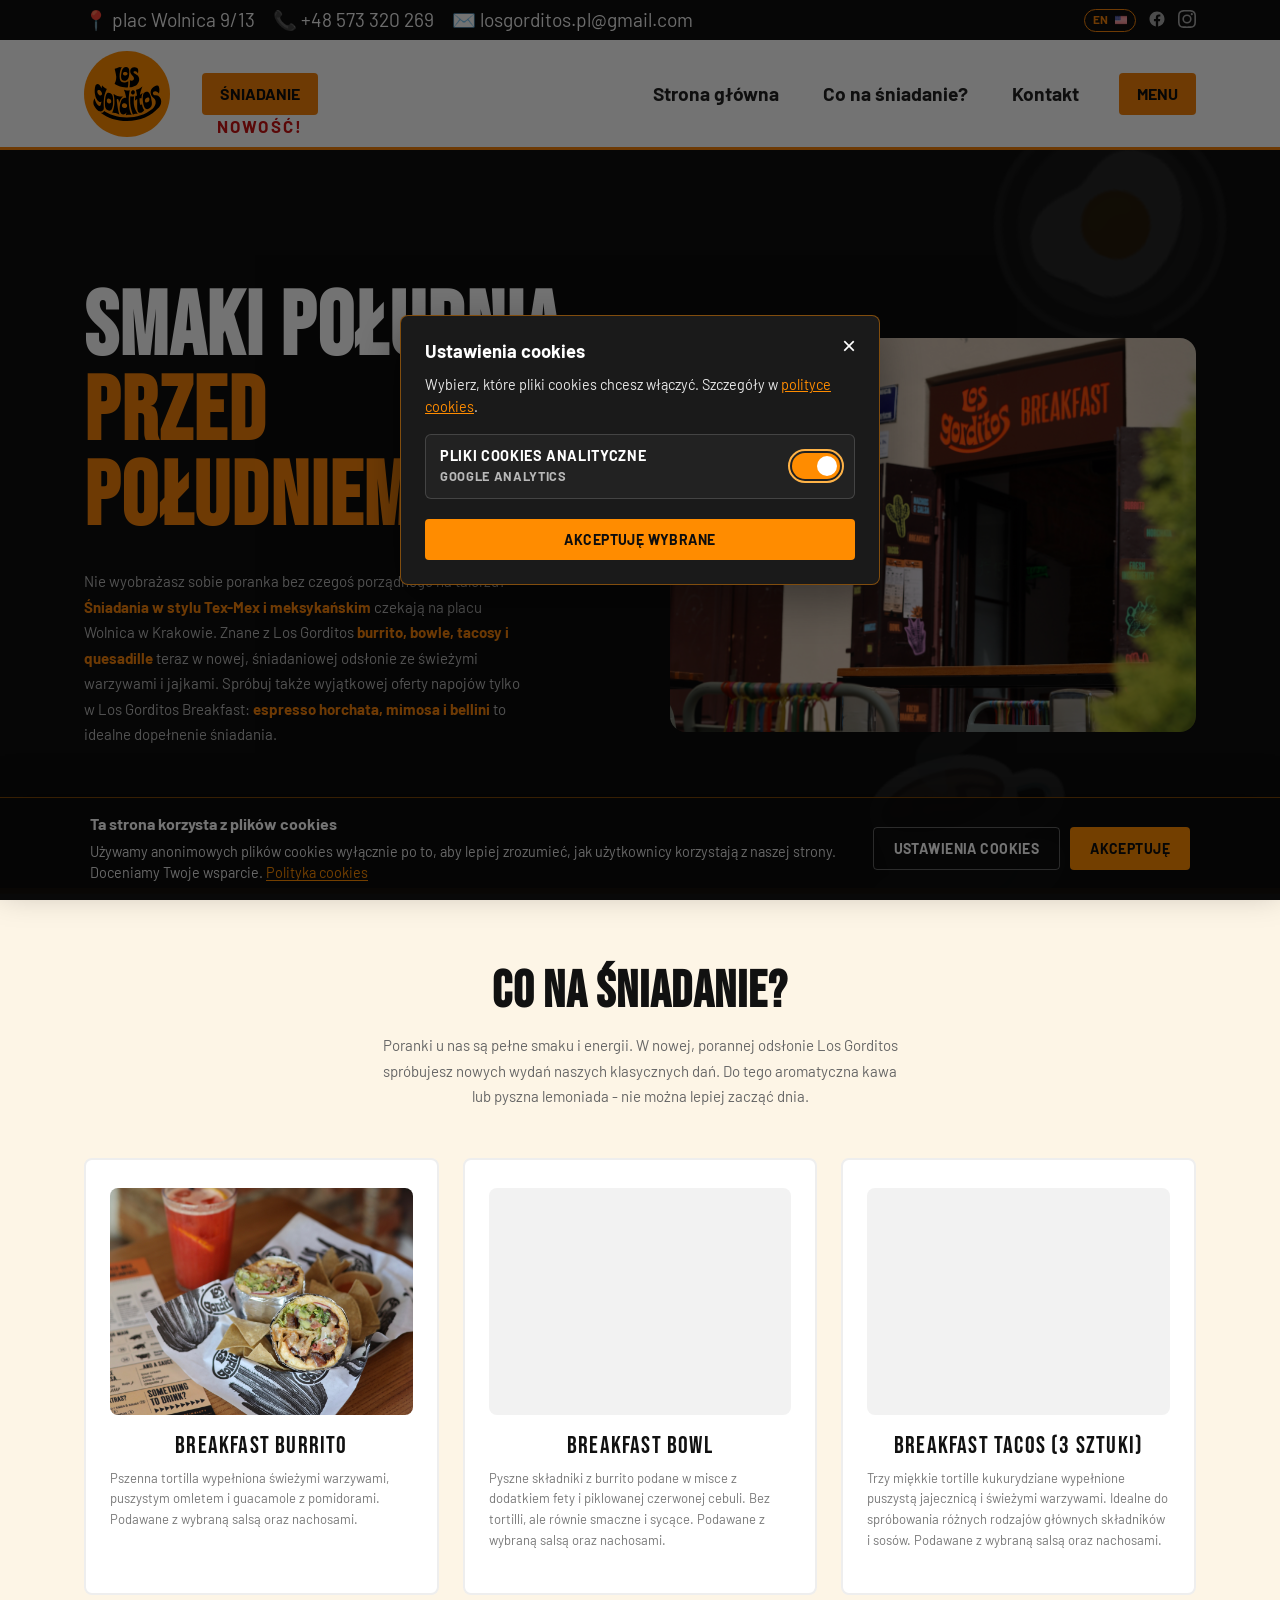
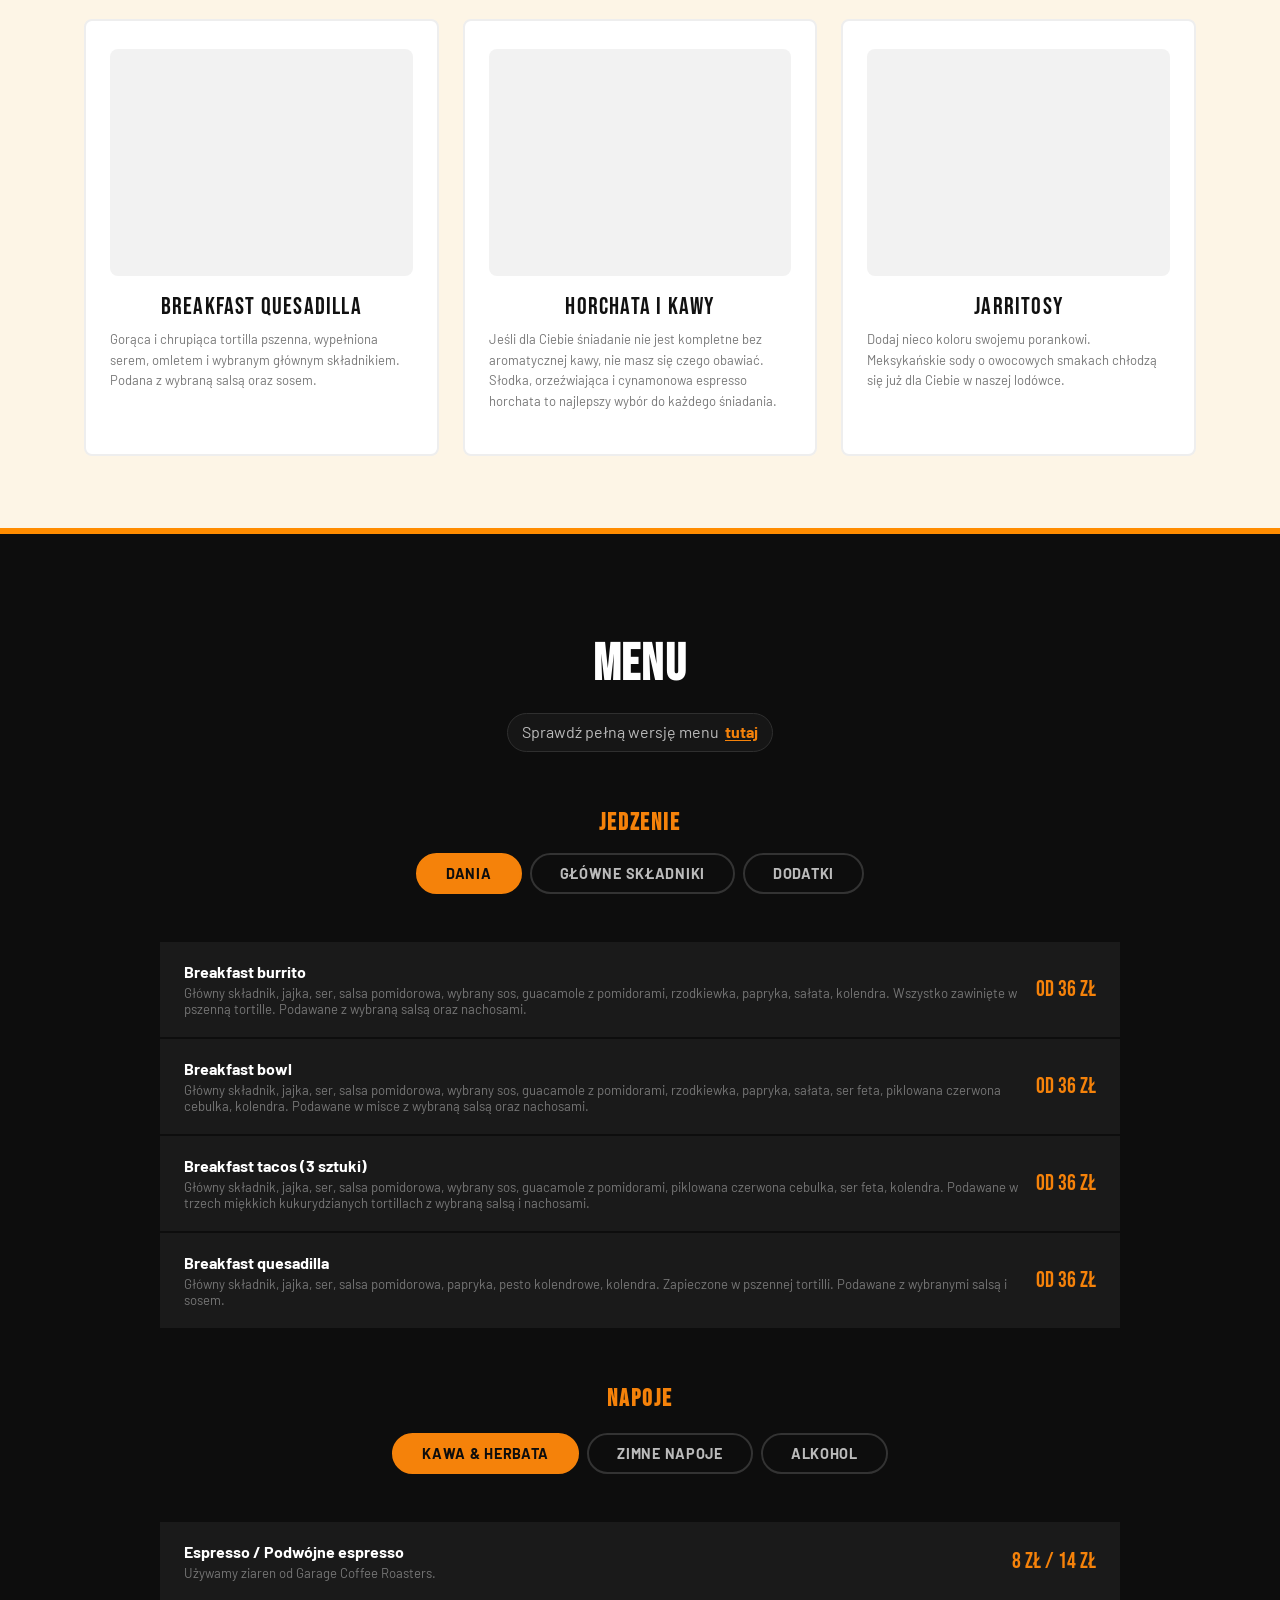
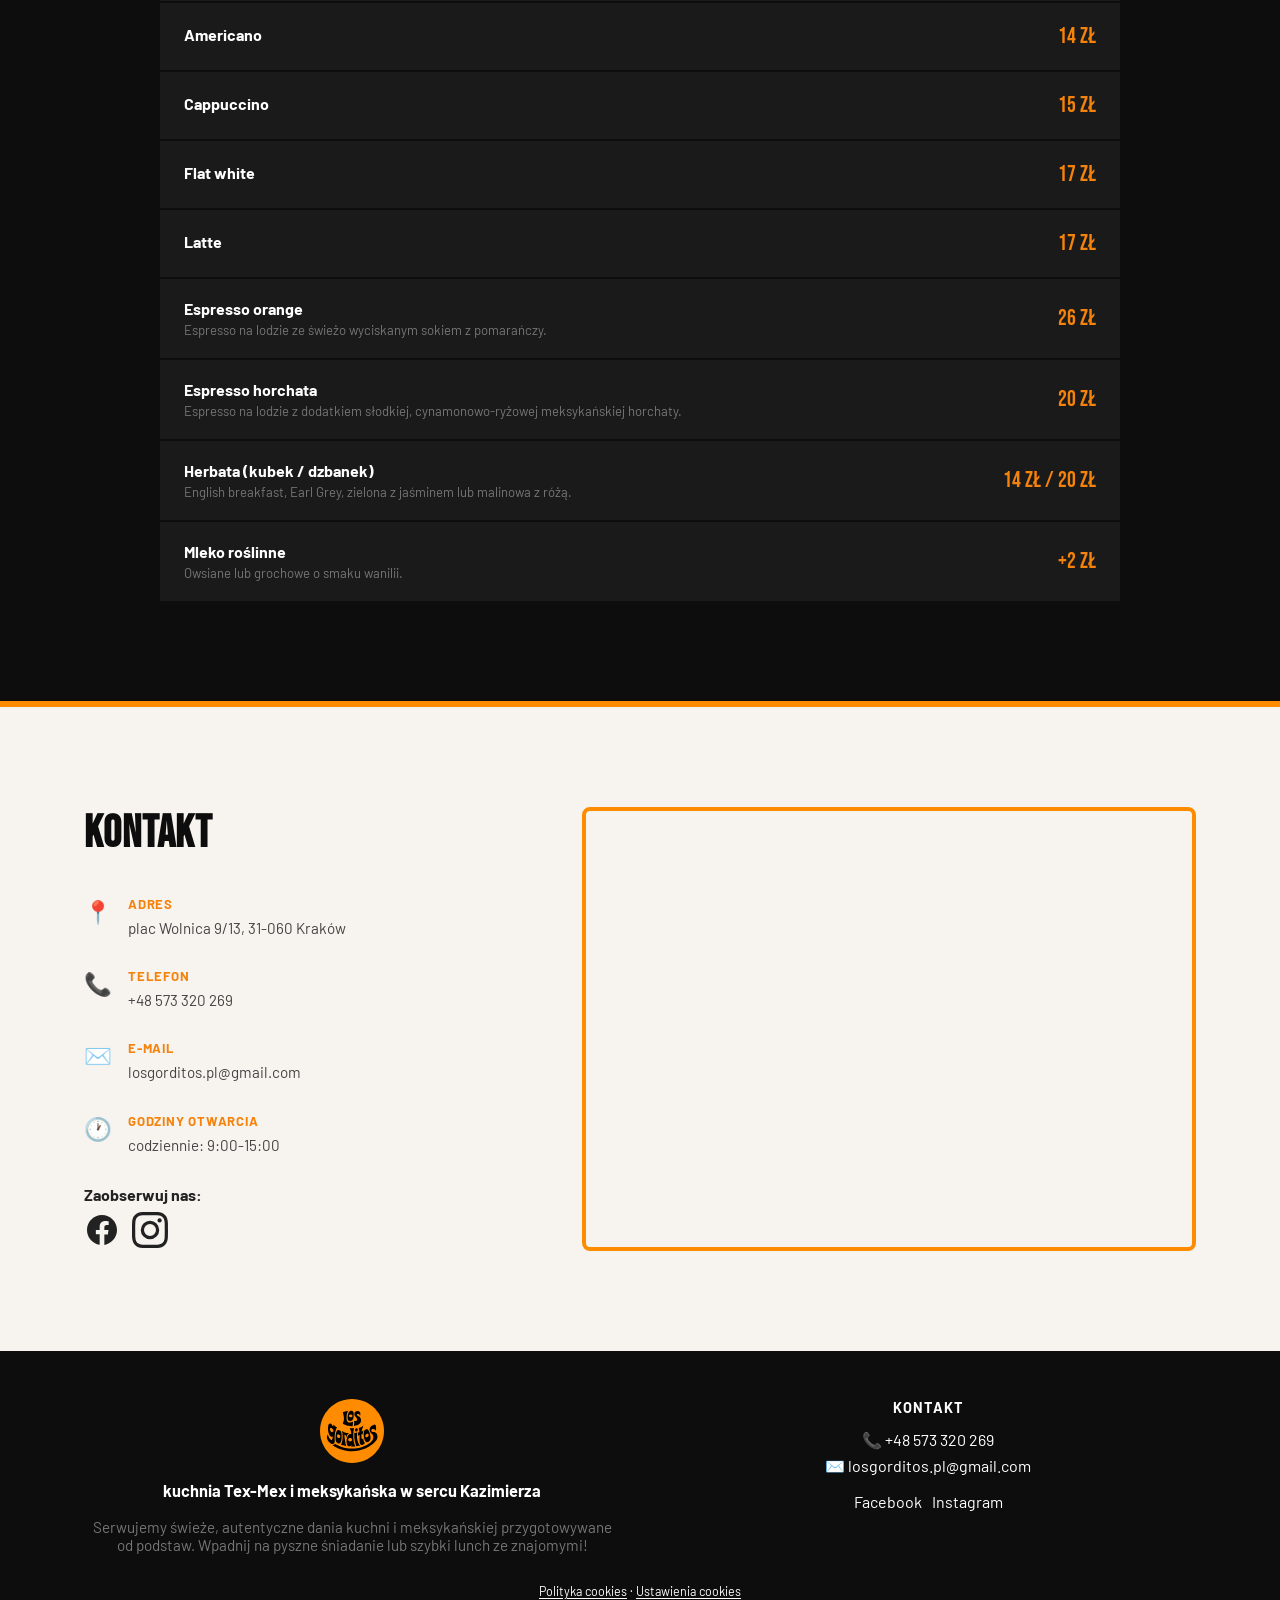
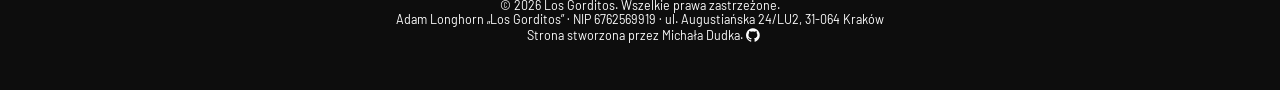
<file: breakfast/index.html>
<!DOCTYPE html>
<html lang="pl">

<head>

<script src="../js/gtag-consent-default.js"></script>

<script type="application/ld+json">
{
  "@context": "https://schema.org",
  "@type": "Restaurant",
  "name": "Los Gorditos Breakfast",
  "url": "https://losgorditos.pl/breakfast",
  "logo": "https://losgorditos.pl/images/logo-losgorditos.svg",
  "image": "https://losgorditos.pl/images/logo-above-door.webp",
  "description": "Śniadania Tex-Mex i meksykańskie w sercu krakowskiego Kazimierza. Najlepsze burrito, tacos, quesadillas, piwo i kawa.",
  "servesCuisine": ["Tex-Mex", "Mexican", "Breakfast"],
  "priceRange": "$$",
  "telephone": "+48573320269",
  "email": "losgorditos.pl@gmail.com",
  "address": {
    "@type": "PostalAddress",
    "streetAddress": "plac Wolnica 9/13",
    "addressLocality": "Kraków",
    "postalCode": "31-060",
    "addressCountry": "PL"
  },
  "geo": {
    "@type": "GeoCoordinates",
    "latitude": 50.0488204,
    "longitude": 19.9448152
  },
  "hasMap": "https://maps.app.goo.gl/TmbM3u1rNpXEDrRg7",
  "hasMenu": "https://losgorditos.pl/breakfast/#menu",
  "menu": "https://losgorditos.pl/breakfast/#menu",
  "currenciesAccepted": "PLN",
  "paymentAccepted": "Cash, Credit Card, Mobile Payment, Blik, Bitcoin",
  "openingHoursSpecification": [
    {
      "@type": "OpeningHoursSpecification",
      "dayOfWeek": ["Monday","Tuesday","Wednesday","Thursday","Friday","Saturday","Sunday"],
      "opens": "09:00",
      "closes": "15:00"
    }
  ],
  "sameAs": [
    "https://www.facebook.com/losgorditosPL/",
    "https://www.instagram.com/losgorditos.krk.pl/"
  ]
}
</script>



  <meta charset="UTF-8" />
  <meta name="viewport" content="width=device-width, initial-scale=1.0" />
  <meta name="description" content="Los Gorditos Breakfast to restauracja Tex-Mex i meksykańska na krakowskim Kazimierzu. Burrito, tacos, quesadillas, świeże składniki i dostawa. Sprawdź menu i zamów online!" />
  <meta name="robots" content="index, follow" />
  <link rel="canonical" href="https://losgorditos.pl/breakfast/" />
  <link rel="alternate" hreflang="pl" href="https://losgorditos.pl/breakfast/" />
  <link rel="alternate" hreflang="en" href="https://losgorditos.pl/breakfast/en.html" />
  <link rel="alternate" hreflang="x-default" href="https://losgorditos.pl/breakfast/" />
  <meta property="og:title" content="Los Gorditos Breakfast – Śniadania Tex-Mex i meksykańskie w sercu Kazimierza" />
  <meta property="og:description" content="Świeże burrito, tacos i więcej. Sprawdź menu Los Gorditos Breakfast w Krakowie!" />
  <meta property="og:image" content="https://losgorditos.pl/images/og-image.jpg" />
  <meta property="og:url" content="https://losgorditos.pl/breakfast/" />
  <meta property="og:type" content="website" />
  <meta name="geo.region" content="PL-MA" />
  <meta name="geo.placename" content="Kraków" />
  <meta name="geo.position" content="50.0488204;19.9448152" />
  <meta name="ICBM" content="50.0488204, 19.9448152" />

  <meta charset="UTF-8" />
  <meta name="viewport" content="width=device-width, initial-scale=1.0" />
  <title>Los Gorditos Breakfast – Śniadania Tex-Mex i meksykańskie w&nbsp;sercu Kazimierza</title>
  <link rel="preload" href="../fonts/BebasNeue-Regular.ttf" as="font" type="font/ttf" crossorigin>
  <link rel="preload" href="../fonts/Barlow-Regular.ttf" as="font" type="font/ttf" crossorigin>
  <link rel="preload" href="../fonts/Barlow-Bold.ttf" as="font" type="font/ttf" crossorigin>
  <link rel="preload" href="../fonts/Barlow-Italic.ttf" as="font" type="font/ttf" crossorigin>
  <link rel="preload" href="style-breakfast.css" as="style" onload="this.onload=null;this.rel='stylesheet'" />
  <noscript><link rel="stylesheet" href="style-breakfast.css" /></noscript>
  <link rel="stylesheet" href="style-breakfast.css" />
  <link rel="stylesheet" href="../css/cookie-consent.css" />

    <!-- Favicon -->
    <link rel="icon" type="image/png" sizes="32x32" href="images/favicon.png" />
    <link rel="icon" type="image/png" sizes="48x48" href="images/favicon-48.png" />
    <link rel="icon" type="image/png" sizes="192x192" href="images/favicon-192.png" />
    <link rel="apple-touch-icon" href="images/apple-touch-icon.png" /></head>
<body>

  <!-- TOP BAR -->
  <div class="topbar">
    <div class="topbar-inner">
      <span>
        <a href="https://maps.app.goo.gl/LWCcdTM8QQ1nmCn27">📍 plac Wolnica 9/13</a>
      </span>
      <span class="topbar-hide-mobile">        
        <p><a href="tel:+48 573 320 269">📞 +48 573 320 269</a></p>
      </span>
      <span class="topbar-hide-mobile topbar-hide-email">
        <p><a href="mailto:losgorditos.pl@gmail.com">✉️ losgorditos.pl@gmail.com</a></p>
      </span>

      <div class="topbar-social">
        <a href="/breakfast/en.html" class="topbar-lang-switch" aria-label="English version">EN <img src="../images/flag-usa.webp" alt="" aria-hidden="true" class="flag-icon" /></a>
        <a href="https://www.facebook.com/losgorditosPL/" aria-label="Facebook" target="_blank" rel="noopener noreferrer">
          <svg width="18" height="18" fill="currentColor" viewBox="0 0 24 24"><path d="M22 12c0-5.52-4.48-10-10-10S2 6.48 2 12c0 4.99 3.66 9.12 8.44 9.88v-6.99H7.9v-2.89h2.54V9.84c0-2.51 1.49-3.89 3.78-3.89 1.09 0 2.24.2 2.24.2v2.46h-1.26c-1.24 0-1.63.77-1.63 1.56v1.88h2.77l-.44 2.89h-2.33v6.99C18.34 21.12 22 16.99 22 12z"/></svg>
        </a>
        <a href="https://www.instagram.com/losgorditos.krk.pl/" aria-label="Instagram" target="_blank" rel="noopener noreferrer">
          <svg width="18" height="18" fill="currentColor" viewBox="0 0 24 24"><path d="M12 2.163c3.204 0 3.584.012 4.85.07 3.252.148 4.771 1.691 4.919 4.919.058 1.265.069 1.645.069 4.849 0 3.205-.012 3.584-.069 4.849-.149 3.225-1.664 4.771-4.919 4.919-1.266.058-1.644.07-4.85.07-3.204 0-3.584-.012-4.849-.07-3.26-.149-4.771-1.699-4.919-4.92-.058-1.265-.07-1.644-.07-4.849 0-3.204.013-3.583.07-4.849.149-3.227 1.664-4.771 4.919-4.919 1.266-.057 1.645-.069 4.849-.069zM12 0C8.741 0 8.333.014 7.053.072 2.695.272.273 2.69.073 7.052.014 8.333 0 8.741 0 12c0 3.259.014 3.668.072 4.948.2 4.358 2.618 6.78 6.98 6.98C8.333 23.986 8.741 24 12 24c3.259 0 3.668-.014 4.948-.072 4.354-.2 6.782-2.618 6.979-6.98.059-1.28.073-1.689.073-4.948 0-3.259-.014-3.667-.072-4.947-.196-4.354-2.617-6.78-6.979-6.98C15.668.014 15.259 0 12 0zm0 5.838a6.162 6.162 0 100 12.324 6.162 6.162 0 000-12.324zM12 16a4 4 0 110-8 4 4 0 010 8zm6.406-11.845a1.44 1.44 0 100 2.881 1.44 1.44 0 000-2.881z"/></svg>
        </a>
      </div>
    </div>
  </div>

  <!-- NAVBAR -->
  <nav class="navbar" id="navbar">
    <div class="nav-inner">
      <a href="../" class="nav-logo">
        <img src="../images/logo-losgorditos.svg" alt="Los Gorditos" onerror="this.style.display='none'; this.nextElementSibling.style.display='flex'" loading="eager" fetchpriority=high decoding="sync" width="86" height="86" />
      </a>
      <div class="nav-breakfast-wrap">
        <a href="#" class="nav-breakfast">ŚNIADANIE</a>
        <span class="nav-breakfast-badge">NOWOŚĆ!</span>
      </div>
      <a href="#menu" class="mobile-quick-menu">MENU</a>
      <button class="hamburger" id="hamburger" aria-label="Otwórz menu nawigacji" aria-expanded="false" aria-controls="navLinks">
        <span></span><span></span><span></span>
      </button>
      <ul class="nav-links" id="navLinks">
        <li><a href="#">Strona główna</a></li>
        <li><a href="#about">Co na śniadanie?</a></li>
        <li><a href="#contact">Kontakt</a></li>
        <!-- <li><a href="#offer">Nasza oferta</a></li> -->
        <!-- <li><a href="#delivery">Usługa dostawy</a></li> -->
        <!-- <li><a href="#catering">Catering</a></li> -->
        <!-- <li><a href="#contact">Kontakt</a></li> -->
        <li><a href="#menu" class="btn-menu">MENU</a></li>
      </ul>
    </div>
  </nav>

<!-- HERO -->
  <!-- HERO -->
  <section class="hero" id="home">
    <div class="hero-content">
      <div class="hero-text">
        <h1 class="hero-title">Smaki południa,<br> <b>przed południem</b></h1>
        <p class="hero-desc"> Nie wyobrażasz sobie poranka bez czegoś porządnego na talerzu? <b>Śniadania w stylu Tex-Mex i meksykańskim</b> czekają na placu Wolnica w Krakowie. Znane z Los Gorditos <b>burrito, bowle, tacosy i quesadille</b> teraz w nowej, śniadaniowej odsłonie ze świeżymi warzywami i jajkami. Spróbuj także wyjątkowej oferty napojów tylko w Los Gorditos Breakfast: <b>espresso horchata, mimosa i bellini</b> to idealne dopełnenie śniadania.</p>
        <div class="hero-btns">
          <!-- <a href="#contact" class="btn btn-primary">Gdzie?</a> -->
        </div>
      </div>
      <div class="hero-img">
        <div class="hero-img-frame">
          <img src="images/main-photo-doors.JPG" sizes="(max-width: 700px) 92vw, (max-width: 1100px) 70vw, 45vw" alt="Wejście do Los Gorditos Breakfast przy placu Wolnica" onerror="this.parentElement.classList.add('img-placeholder')" loading="eager" fetchpriority="high" decoding="sync" width="674" height="1200" />
        </div>
      </div>
    </div>
    <div class="hero-stripe"></div>
  </section>

  </div>
</div>

<div class="divider"></div>

<!-- MENU TEASER -->
<div class="section" id="about">
  <h2 class="section-title">Co na śniadanie?</h2>
  <p class="section-sub">Poranki u nas są pełne smaku i energii. W nowej, porannej odsłonie Los Gorditos spróbujesz nowych wydań naszych klasycznych dań. Do tego aromatyczna kawa lub pyszna lemoniada - nie można lepiej zacząć dnia.</p>

  <div class="dishes-grid">
    <div class="dish-card">
      <img src="images/breakfast-burrito.jpg" alt="Breakfast burrito" class="dish-emoji" loading="lazy" decoding="async" />
      <div class="dish-name">Breakfast burrito</div>
      <p class="dish-desc">Pszenna tortilla wypełniona świeżymi warzywami, puszystym omletem i guacamole z pomidorami. Podawane z wybraną salsą oraz nachosami.</p>
    </div>
    <div class="dish-card">
      <img src="images/breakfast-bowl.jpg" alt="Breakfast bowl" class="dish-emoji" loading="lazy" decoding="async" />
      <div class="dish-name">Breakfast bowl</div>
      <p class="dish-desc">Pyszne składniki z burrito podane w misce z dodatkiem fety i piklowanej czerwonej cebuli. Bez tortilli, ale równie smaczne i sycące. Podawane z wybraną salsą oraz nachosami.</p>
    </div>
    <div class="dish-card">
      <img src="images/breakfast-tacos.jpg" alt="Breakfast tacos (3 sztuki)" class="dish-emoji" loading="lazy" decoding="async" />
      <div class="dish-name">Breakfast tacos (3 sztuki)</div>
      <p class="dish-desc">Trzy miękkie tortille kukurydziane wypełnione puszystą jajecznicą i świeżymi warzywami. Idealne do spróbowania różnych rodzajów głównych składników i sosów. Podawane z wybraną salsą oraz nachosami.</p>
    </div>
    <div class="dish-card">
      <img src="images/breakfast-quesadilla.jpg" alt="Breakfast quesadilla" class="dish-emoji" loading="lazy" decoding="async" />
      <div class="dish-name">Breakfast quesadilla</div>
      <p class="dish-desc">Gorąca i chrupiąca tortilla pszenna, wypełniona serem, omletem i wybranym głównym składnikiem. Podana z wybraną salsą oraz sosem.</p>
    </div>
    <div class="dish-card">
      <img src="images/horchata.jpg" alt="Horchata i kawy" class="dish-emoji" loading="lazy" decoding="async" />
      <div class="dish-name">Horchata i kawy</div>
      <p class="dish-desc">Jeśli dla Ciebie śniadanie nie jest kompletne bez aromatycznej kawy, nie masz się czego obawiać. Słodka, orzeźwiająca i cynamonowa espresso horchata to najlepszy wybór do każdego śniadania.</p>
    </div>
    <div class="dish-card">
      <img src="images/jarritos.jpg" alt="Jarritosy" class="dish-emoji" loading="lazy" decoding="async" />
      <div class="dish-name">Jarritosy</div>
      <p class="dish-desc">Dodaj nieco koloru swojemu porankowi. Meksykańskie sody o owocowych smakach chłodzą się już dla Ciebie w naszej lodówce.</p>
    </div>
  </div>
</div>

<div class="divider"></div>

  <!-- MENU SECTION -->
  <section class="menu-section" id="menu">
      <div class="section-header light">
        <h2>Menu</h2>
        <p class="menu-subtitle">Sprawdź pełną wersję menu <a href="/breakfast/menu/menu-lgb.pdf" target="_blank" rel="noopener noreferrer">tutaj</a></p>
      </div>
      <h3 class="menu-group-heading">JEDZENIE</h3>
      <div class="menu-tabs" role="tablist" aria-label="Kategorie menu">
        <button class="tab active" data-tab="main" role="tab" aria-selected="true" aria-controls="tab-main" id="tab-btn-main">Dania</button>
        <button class="tab" data-tab="sides" role="tab" aria-selected="false" aria-controls="tab-sides" id="tab-btn-sides">Główne składniki</button>
        <button class="tab" data-tab="drinks" role="tab" aria-selected="false" aria-controls="tab-drinks" id="tab-btn-drinks">Dodatki</button>
      </div>
      <div class="menu-content active" id="tab-main" role="tabpanel" aria-labelledby="tab-btn-main">
        <div class="menu-grid">
          <div class="menu-item">
            <div class="menu-item-info"><h4>Breakfast burrito</h4><p>Główny składnik, jajka, ser, salsa pomidorowa, wybrany sos, guacamole z pomidorami, rzodkiewka, papryka, sałata, kolendra. Wszystko zawinięte w pszenną tortille. Podawane z wybraną salsą oraz nachosami.</p></div>
            <span class="menu-price">od 36 zł</span>
          </div>
          <div class="menu-item">
            <div class="menu-item-info"><h4>Breakfast bowl</h4><p>Główny składnik, jajka, ser, salsa pomidorowa, wybrany sos, guacamole z pomidorami, rzodkiewka, papryka, sałata, ser feta, piklowana czerwona cebulka, kolendra. Podawane w misce z wybraną salsą oraz nachosami.</p></div>
            <span class="menu-price">od 36 zł</span>
          </div>
          <div class="menu-item">
            <div class="menu-item-info"><h4>Breakfast tacos (3 sztuki)</h4><p>Główny składnik, jajka, ser, salsa pomidorowa, wybrany sos, guacamole z pomidorami, piklowana czerwona cebulka, ser feta, kolendra. Podawane w trzech miękkich kukurydzianych tortillach z wybraną salsą i nachosami.</p></div>
            <span class="menu-price">od 36 zł</span>
          </div>
          <div class="menu-item">
            <div class="menu-item-info"><h4>Breakfast quesadilla</h4><p>Główny składnik, jajka, ser, salsa pomidorowa, papryka, pesto kolendrowe, kolendra. Zapieczone w pszennej tortilli. Podawane z wybranymi salsą i sosem.</p></div>
            <span class="menu-price">od 36 zł</span>
          </div>
        </div>
      </div>
      <div class="menu-content" id="tab-sides" role="tabpanel" aria-labelledby="tab-btn-sides">
        <div class="menu-grid">
          <div class="menu-item">
            <div class="menu-item-info"><h4>Tofu-boczek</h4><p>Plastry wędzonego tofu marynowanego w wędzonej zalewie z dodatkiem pomidorów i soku z buraka.</p></div>
            <span class="menu-price">36 zł</span>
          </div>
          <div class="menu-item">
            <div class="menu-item-info"><h4>Pieczony kurczak</h4><p>Soczysty, idealnie doprawiony i wypieczony kurczak. Pyszny i sycący w każdym kęsie.</p></div>
            <span class="menu-price">38 zł</span>
          </div>
          <div class="menu-item">
            <div class="menu-item-info"><h4>Wędzony boczek i kiełbasa</h4><p>Połączenie dwu produktów regionalnych z Białki Tatrzańskiej.</p></div>
            <span class="menu-price">38 zł</span>
          </div>
          <div class="menu-item">
            <div class="menu-item-info"><h4>Szarpana wieprzowina</h4><p>Powoli duszona, aromatyczna szarpana wieprzowina, wędzona, delikatna i pełna bogatego smaku.</p></div>
            <span class="menu-price">40 zł</span>
          </div>
          <div class="menu-item">
            <div class="menu-item-info"><h4>Wołowina Barbacoa</h4><p>Delikatna, wolno pieczona wołowina marynowana w aromatycznych przyprawach - rozpływająca się w ustach.</p></div>
            <span class="menu-price">46 zł</span>
          </div>
        </div>
      </div>
      <div class="menu-content" id="tab-drinks" role="tabpanel" aria-labelledby="tab-btn-drinks">
        <div class="menu-grid">
          <div class="menu-item">
            <div class="menu-item-info"><h4>Salsa Mango</h4><p>Łagodne i&nbsp;słodkawe połączenie dojrzałych mango, kolendry i&nbsp;limonki, które dodaje każdemu daniu tropikalnego akcentu.</p></div>
            <span class="menu-price">bez limitu</span>
          </div>
          <div class="menu-item">
            <div class="menu-item-info"><h4>Salsa Verde</h4><p>Łagodna salsa z&nbsp;zielonych pomidorków tomatillos i&nbsp;kolendry. Orzeźwiająca, lekko kwaśna.</p></div>
            <span class="menu-price">bez limitu</span>
          </div>
          <div class="menu-item">
            <div class="menu-item-info"><h4>Salsa Roja</h4><p>Delikatnie pikantna salsa na bazie pomidorów i&nbsp;wędzonych papryczek jalapeño to idealne dopełnienie każdego dania.</p></div>
            <span class="menu-price">bez limitu</span>
          </div>
          <div class="menu-item">
            <div class="menu-item-info"><h4>Salsa Habanero</h4><p>Coś dla odważnych! Salsa z&nbsp;grillowanych papryczek habanero gwarantuje mocne doznania smakowe. Zdecydowanie nie dla osób wrażliwych.</p></div>
            <span class="menu-price">bez limitu</span>
          </div>
          <div class="menu-item">
            <div class="menu-item-info"><h4>Śmietana</h4><p>Gładka i&nbsp;kremowa. Idealny dodatek do pikantnych sals.</p></div>
            <span class="menu-price">bez limitu</span>
          </div>
          <div class="menu-item">
            <div class="menu-item-info"><h4>Sos czosnkowy</h4><p>Aromatyczny sos na bazie majonezu i konfitowanego czosnku z dodatkiem śmietany.</p></div>
            <span class="menu-price">bez limitu</span>
          </div>
          <div class="menu-item">
            <div class="menu-item-info"><h4>Sos limonkowo-kolendrowy</h4><p>Orzeźwiający, łagodny sos z&nbsp;kolendrą, limonką i&nbsp;miętą. Doda każdemu posiłkowi wyrazistości.</p></div>
            <span class="menu-price">bez limitu</span>
          </div>
          <div class="menu-item">
            <div class="menu-item-info"><h4>Sos chipotle</h4><p>Wędzony, pikantny sos z&nbsp;papryczek jalapeño na bazie kwaśnej śmietany i&nbsp;majonezu. Dodaje głębi i&nbsp;smaku każdemu kęsowi.</p></div>
            <span class="menu-price">bez limitu</span>
          </div>
        </div>
      </div>
      <h3 class="menu-group-heading menu-group-heading-drinks">NAPOJE</h3>
      <div class="menu-tabs menu-tabs-drinks" role="tablist" aria-label="Kategorie napojów">
        <button class="tab active" data-tab="coffee" role="tab" aria-selected="true" aria-controls="tab-coffee" id="tab-btn-coffee">KAWA &amp; HERBATA</button>
        <button class="tab" data-tab="cold-drinks" role="tab" aria-selected="false" aria-controls="tab-cold-drinks" id="tab-btn-cold-drinks">ZIMNE NAPOJE</button>
        <button class="tab" data-tab="alcohol" role="tab" aria-selected="false" aria-controls="tab-alcohol" id="tab-btn-alcohol">ALKOHOL</button>
      </div>
      <div class="menu-content active" id="tab-coffee" role="tabpanel" aria-labelledby="tab-btn-coffee">
        <div class="menu-grid">
          <div class="menu-item">
            <div class="menu-item-info"><h4>Espresso / Podwójne espresso</h4><p>Używamy ziaren od <a href="https://www.instagram.com/garage_coffee_equipment/">Garage Coffee Roasters</a>.</p></div>
            <span class="menu-price">8 zł / 14 zł</span>
          </div>
          <div class="menu-item">
            <div class="menu-item-info"><h4>Americano</h4><p></p></div>
            <span class="menu-price">14 zł</span>
          </div>
          <div class="menu-item">
            <div class="menu-item-info"><h4>Cappuccino</h4><p></p></div>
            <span class="menu-price">15 zł</span>
          </div>
          <div class="menu-item">
            <div class="menu-item-info"><h4>Flat white</h4><p></p></div>
            <span class="menu-price">17 zł</span>
          </div>
          <div class="menu-item">
            <div class="menu-item-info"><h4>Latte</h4><p></p></div>
            <span class="menu-price">17 zł</span>
          </div>
          <div class="menu-item">
            <div class="menu-item-info"><h4>Espresso orange</h4><p>Espresso na lodzie ze świeżo wyciskanym sokiem z pomarańczy.</p></div>
            <span class="menu-price">26 zł</span>
          </div>
          <div class="menu-item">
            <div class="menu-item-info"><h4>Espresso horchata</h4><p>Espresso na lodzie z dodatkiem słodkiej, cynamonowo-ryżowej meksykańskiej horchaty.</p></div>
            <span class="menu-price">20 zł</span>
          </div>
          <div class="menu-item">
            <div class="menu-item-info"><h4>Herbata (kubek / dzbanek)</h4><p>English breakfast, Earl Grey, zielona z jaśminem lub malinowa z różą.</p></div>
            <span class="menu-price">14 zł / 20 zł</span>
          </div>
          <div class="menu-item">
            <div class="menu-item-info"><h4>Mleko roślinne</h4><p>Owsiane lub grochowe o smaku wanilii.</p></div>
            <span class="menu-price">+2 zł</span>
          </div>
        </div>
      </div>
      <div class="menu-content" id="tab-cold-drinks" role="tabpanel" aria-labelledby="tab-btn-cold-drinks">
        <div class="menu-grid">
          <div class="menu-item">
            <div class="menu-item-info"><h4>Domowa lemoniada (350 ml / 0,5 l / 1.0 l)</h4><p></p></div>
            <span class="menu-price">20 zł / 27 zł / 45 zł</span>
          </div>
          <div class="menu-item">
            <div class="menu-item-info"><h4>Jarritos</h4><p>Meksykańskie napoje gazowane o owocowych smakach. Dostępne o smaku meksykańskiej coli, mango, gujawy lub limonki.</p></div>
            <span class="menu-price">20 zł</span>
          </div>
          <div class="menu-item">
            <div class="menu-item-info"><h4>Softy</h4><p>Coca-Cola, Coca-Cola Zero, Fanta lub Sprite. (250 ml)</p></div>
            <span class="menu-price">12 zł</span>
          </div>
          <div class="menu-item">
            <div class="menu-item-info"><h4>Świeżo wyciskany sok z pomarańczy (300 ml)</h4><p></p></div>
            <span class="menu-price">24 zł</span>
          </div>
          <div class="menu-item">
            <div class="menu-item-info"><h4>Horchata (300 ml)</h4><p>Słodki, cynamonowo-ryżowy napój meksykański.</p></div>
            <span class="menu-price">15 zł</span>
          </div>
          <div class="menu-item">
            <div class="menu-item-info"><h4>Woda (0.5 l / 1.0 l)</h4><p>Gazowana lub niegazowana.</p></div>
            <span class="menu-price">6 zł / 12 zł</span>
          </div>
        </div>
      </div>
      <div class="menu-content" id="tab-alcohol" role="tabpanel" aria-labelledby="tab-btn-alcohol">
        <div class="menu-grid">
          <div class="menu-item">
            <div class="menu-item-info"><h4>Staropramen (300 ml / 0.5 l)</h4><p>Klasyczne czeskie piwo lager o pełnym smaku i delikatnej goryczce.</p></div>
            <span class="menu-price">15 zł / 18 zł</span>
          </div>
          <div class="menu-item">
            <div class="menu-item-info"><h4>Blue Moon (300 ml / 0.5 l)</h4><p>Amerykańskie piwo w stylu belgijskim. Pszeniczne z dodatkiem płatków owsianych, skórki pomarańczy i kolendry. </p></div>
            <span class="menu-price">20 zł / 24 zł</span>
          </div>
          <div class="menu-item">
            <div class="menu-item-info"><h4>Corona / Corona 0%</h4><p>Kultowy meksykański lager o lekkim i orzeźwiającym smaku i charakterystycznym cytrusowym finiszu. Podajemy z limonką - tak jak należy.</p></div>
            <span class="menu-price">18 zł</span>
          </div>
          <div class="menu-item">
            <div class="menu-item-info"><h4>Mimosa</h4><p>Lekki i orzeźwiający koktajl łączący świeżo wyciskany sok z pomarańczy i wino musujące.</p></div>
            <span class="menu-price">28 zł</span>
          </div>
          <div class="menu-item">
            <div class="menu-item-info"><h4>Bellini</h4><p>Elegancki koktajl z puree z brzoskwiń i winem musującym, o subtelnym słodkim, owocowym smaku.</p></div>
            <span class="menu-price">28 zł</span>
          </div>
          <div class="menu-item">
            <div class="menu-item-info"><h4>Tropical Sangria (200 ml / 0.5 l / 1.0 l)</h4><p>Owocowa wariacja na temat klasycznej sangrii.</p></div>
            <span class="menu-price">25 zł / 50 zł / 75 zł</span>
          </div>
          <div class="menu-item">
            <div class="menu-item-info"><h4>Aperol Spritz</h4><p>Klasyczny włoski koktajl na bazie Aperola i wina musującego, z orzeźwiającą nutą pomarańczy i lekką, przyjemną goryczką.</p></div>
            <span class="menu-price">32 zł</span>
          </div>
          <div class="menu-item">
            <div class="menu-item-info"><h4>Lavender Limoncello</h4><p>Świeży i aromatyczny koktajl łączący wino musujące z cytrusowym kordiałem lawendowym, miętą i delikatnym kwiatowym akcentem.</p></div>
            <span class="menu-price">32 zł</span>
          </div>
        </div>
      </div>
  </section>

<div class="divider"></div>

  <!-- CONTACT -->
  <section class="contact" id="contact">
    <div class="container contact-grid">
      <div class="contact-info">
        <h2>Kontakt</h2>
        <div class="contact-item">
          <span class="contact-icon" aria-hidden="true">📍</span>
          <div>
            <strong>Adres</strong>
            <p><a href="https://maps.app.goo.gl/LWCcdTM8QQ1nmCn27" target="_blank" rel="noopener noreferrer">plac Wolnica 9/13, 31-060 Kraków</a></p>
          </div>
        </div>
        <div class="contact-item">
          <span class="contact-icon" aria-hidden="true">📞</span>
          <div>
            <strong>Telefon</strong>
            <p><a href="tel:+48573320269">+48 573 320 269</a></p>
          </div>
        </div>
        <div class="contact-item">
          <span class="contact-icon" aria-hidden="true">✉️</span>
          <div>
            <strong>E-mail</strong>
            <p><a href="mailto:losgorditos.pl@gmail.com">losgorditos.pl@gmail.com</a></p>
          </div>
        </div>
        <div class="contact-item">
          <span class="contact-icon" aria-hidden="true">🕐</span>
          <div>
            <strong>Godziny otwarcia</strong>
            <p>codziennie: 9:00-15:00</p>
          </div>
        </div>
        <p><strong>Zaobserwuj nas:</strong></p>
        <div class="contact-social">
          <a href="https://www.facebook.com/losgorditosPL/" aria-label="Facebook" target="_blank" rel="noopener noreferrer">
            <svg width="36" height="36" fill="currentColor" viewBox="0 0 24 24"><path d="M22 12c0-5.52-4.48-10-10-10S2 6.48 2 12c0 4.99 3.66 9.12 8.44 9.88v-6.99H7.9v-2.89h2.54V9.84c0-2.51 1.49-3.89 3.78-3.89 1.09 0 2.24.2 2.24.2v2.46h-1.26c-1.24 0-1.63.77-1.63 1.56v1.88h2.77l-.44 2.89h-2.33v6.99C18.34 21.12 22 16.99 22 12z"/></svg>
          </a>
          <a href="https://www.instagram.com/losgorditos.krk.pl/" aria-label="Instagram" target="_blank" rel="noopener noreferrer">
            <svg width="36" height="36" fill="currentColor" viewBox="0 0 24 24"><path d="M12 2.163c3.204 0 3.584.012 4.85.07 3.252.148 4.771 1.691 4.919 4.919.058 1.265.069 1.645.069 4.849 0 3.205-.012 3.584-.069 4.849-.149 3.225-1.664 4.771-4.919 4.919-1.266.058-1.644.07-4.85.07-3.204 0-3.584-.012-4.849-.07-3.26-.149-4.771-1.699-4.919-4.92-.058-1.265-.07-1.644-.07-4.849 0-3.204.013-3.583.07-4.849.149-3.227 1.664-4.771 4.919-4.919 1.266-.057 1.645-.069 4.849-.069zM12 0C8.741 0 8.333.014 7.053.072 2.695.272.273 2.69.073 7.052.014 8.333 0 8.741 0 12c0 3.259.014 3.668.072 4.948.2 4.358 2.618 6.78 6.98 6.98C8.333 23.986 8.741 24 12 24c3.259 0 3.668-.014 4.948-.072 4.354-.2 6.782-2.618 6.979-6.98.059-1.28.073-1.689.073-4.948 0-3.259-.014-3.667-.072-4.947-.196-4.354-2.617-6.78-6.979-6.98C15.668.014 15.259 0 12 0zm0 5.838a6.162 6.162 0 100 12.324 6.162 6.162 0 000-12.324zM12 16a4 4 0 110-8 4 4 0 010 8zm6.406-11.845a1.44 1.44 0 100 2.881 1.44 1.44 0 000-2.881z"/></svg>
          </a>
        </div>
      </div>
      <div class="contact-map">
        <iframe title="Mapa lokalizacji Los Gorditos Breakfast na placu Wolnica w Krakowie" src="https://www.google.com/maps?q=plac%20Wolnica%209%2F13%2C%2031-060%20Krak%C3%B3w&output=embed" width="600" height="450" style="border:0;" allowfullscreen="" loading="lazy" referrerpolicy="no-referrer-when-downgrade"></iframe>
      </div>
    </div>
  </section>

  <!-- FOOTER -->
  <footer class="footer">
    <div class="container footer-inner" style="display:grid; grid-template-columns: repeat(auto-fit, minmax(220px, 1fr)); gap:40px; align-items:start;">
      
      <!-- LOGO + OPIS -->
      <div class="footer-logo">
        <img src="../images/logo-losgorditos.svg" alt="Los Gorditos" onerror="this.style.display='none'; this.nextElementSibling.style.display='flex'" loading="eager" decoding="sync" width="86" height="86" />
        <p style="margin-top:10px; font-weight:600;">kuchnia Tex-Mex i meksykańska w&nbsp;sercu Kazimierza</p>
        <p class="footer-muted" style="margin-top:10px;">
          Serwujemy świeże, autentyczne dania kuchni  i meksykańskiej przygotowywane od podstaw.
          Wpadnij na pyszne śniadanie lub szybki lunch ze znajomymi!
        </p>
      </div>

      <!-- GODZINY OTWARCIA -->
      <!-- <div class="footer-hours">
        <h4>Godziny otwarcia</h4>
            <p>Niedziela - Czwartek: xx:00-21:00</p>
            <p>Piątek - Sobota: xx:00-22:00</p>
      </div> -->

      <!-- KONTAKT -->
      <div class="footer-contact">
        <h4>Kontakt</h4>
        <p><a href="tel:+48573320269">📞 +48 573 320 269</a></p>
        <p><a href="mailto:losgorditos.pl@gmail.com">✉️ losgorditos.pl@gmail.com</a></p>
        <div style="margin-top:10px; display:flex; gap:10px;">
          <a href="https://www.facebook.com/losgorditosPL/" target="_blank" rel="noopener noreferrer">Facebook</a>
          <a href="https://www.instagram.com/losgorditos.krk.pl/" target="_blank" rel="noopener noreferrer">Instagram</a>
        </div>
      </div>

    </div>

    <!-- COPYRIGHT -->
    <div class="footer-copy" style="text-align:center; margin-top:30px;">
      <p class="footer-legal">
        <a href="../polityka-cookies.html">Polityka cookies</a>
        <span aria-hidden="true"> · </span>
        <a href="#" data-cookie-settings>Ustawienia cookies</a>
      </p>
            <p>
        © 2026 Los Gorditos. Wszelkie prawa zastrzeżone. <br>
        Adam Longhorn „Los Gorditos” · NIP 6762569919 · ul. Augustiańska 24/LU2, 31-064 Kraków <br>
        <a href="https://github.com/michaldudek15" aria-label="Profil GitHub Michała Dudka" target="_blank" rel="noopener noreferrer" style="margin-left:6px; display:inline-flex; vertical-align:middle;">
          Strona stworzona przez Michała Dudka.&nbsp;
          <svg width="14" height="14" viewBox="0 -0.5 25 25" fill="currentColor" xmlns="http://www.w3.org/2000/svg">
            <path d="m12.301 0h.093c2.242 0 4.34.613 6.137 1.68l-.055-.031c1.871 1.094 3.386 2.609 4.449 4.422l.031.058c1.04 1.769 1.654 3.896 1.654 6.166 0 5.406-3.483 10-8.327 11.658l-.087.026c-.063.02-.135.031-.209.031-.162 0-.312-.054-.433-.144l.002.001c-.128-.115-.208-.281-.208-.466 0-.005 0-.01 0-.014v.001q0-.048.008-1.226t.008-2.154c.007-.075.011-.161.011-.249 0-.792-.323-1.508-.844-2.025.618-.061 1.176-.163 1.718-.305l-.076.017c.573-.16 1.073-.373 1.537-.642l-.031.017c.508-.28.938-.636 1.292-1.058l.006-.007c.372-.476.663-1.036.84-1.645l.009-.035c.209-.683.329-1.468.329-2.281 0-.045 0-.091-.001-.136v.007c0-.022.001-.047.001-.072 0-1.248-.482-2.383-1.269-3.23l.003.003c.168-.44.265-.948.265-1.479 0-.649-.145-1.263-.404-1.814l.011.026c-.115-.022-.246-.035-.381-.035-.334 0-.649.078-.929.216l.012-.005c-.568.21-1.054.448-1.512.726l.038-.022-.609.384c-.922-.264-1.981-.416-3.075-.416s-2.153.152-3.157.436l.081-.02q-.256-.176-.681-.433c-.373-.214-.814-.421-1.272-.595l-.066-.022c-.293-.154-.64-.244-1.009-.244-.124 0-.246.01-.364.03l.013-.002c-.248.524-.393 1.139-.393 1.788 0 .531.097 1.04.275 1.509l-.01-.029c-.785.844-1.266 1.979-1.266 3.227 0 .025 0 .051.001.076v-.004c-.001.039-.001.084-.001.13 0 .809.12 1.591.344 2.327l-.015-.057c.189.643.476 1.202.85 1.693l-.009-.013c.354.435.782.793 1.267 1.062l.022.011c.432.252.933.465 1.46.614l.046.011c.466.125 1.024.227 1.595.284l.046.004c-.431.428-.718 1-.784 1.638l-.001.012c-.207.101-.448.183-.699.236l-.021.004c-.256.051-.549.08-.85.08-.022 0-.044 0-.066 0h.003c-.394-.008-.756-.136-1.055-.348l.006.004c-.371-.259-.671-.595-.881-.986l-.007-.015c-.198-.336-.459-.614-.768-.827l-.009-.006c-.225-.169-.49-.301-.776-.38l-.016-.004-.32-.048c-.023-.002-.05-.003-.077-.003-.14 0-.273.028-.394.077l.007-.003q-.128.072-.08.184c.039.086.087.16.145.225l-.001-.001c.061.072.13.135.205.19l.003.002.112.08c.283.148.516.354.693.603l.004.006c.191.237.359.505.494.792l.01.024.16.368c.135.402.38.738.7.981l.005.004c.3.234.662.402 1.057.478l.016.002c.33.064.714.104 1.106.112h.007c.045.002.097.002.15.002.261 0 .517-.021.767-.062l-.027.004.368-.064q0 .609.008 1.418t.008.873v.014c0 .185-.08.351-.208.466h-.001c-.119.089-.268.143-.431.143-.075 0-.147-.011-.214-.032l.005.001c-4.929-1.689-8.409-6.283-8.409-11.69 0-2.268.612-4.393 1.681-6.219l-.032.058c1.094-1.871 2.609-3.386 4.422-4.449l.058-.031c1.739-1.034 3.835-1.645 6.073-1.645h.098-.005z"></path>
          </svg>
        </a>
      </p>
    </div>
  </footer>

  <div id="cookie-banner" class="cookie-banner" hidden role="dialog" aria-labelledby="cookie-banner-title">
    <div class="cookie-banner__inner">
      <div class="cookie-banner__content">
        <p id="cookie-banner-title" class="cookie-banner__title">Ta strona korzysta z plików cookies</p>
        <p class="cookie-banner__text">
          Używamy anonimowych plików cookies wyłącznie po to, aby lepiej zrozumieć, jak użytkownicy korzystają z naszej strony. Doceniamy Twoje wsparcie.
          <a href="../polityka-cookies.html">Polityka cookies</a>
        </p>
      </div>
      <div class="cookie-banner__actions">
        <button type="button" class="cookie-banner__btn cookie-banner__btn--secondary" id="cookie-open-settings">Ustawienia cookies</button>
        <button type="button" class="cookie-banner__btn cookie-banner__btn--primary" id="cookie-accept-all">Akceptuję</button>
      </div>
    </div>
  </div>

  <div id="cookie-settings-modal" class="cookie-modal" hidden role="dialog" aria-labelledby="cookie-modal-title" aria-modal="true">
    <div class="cookie-modal__backdrop" data-cookie-modal-close tabindex="-1"></div>
    <div class="cookie-modal__panel">
      <button type="button" class="cookie-modal__close" data-cookie-modal-close aria-label="Zamknij">&times;</button>
      <h2 id="cookie-modal-title" class="cookie-modal__title">Ustawienia cookies</h2>
      <p class="cookie-modal__text">
        Wybierz, które pliki cookies chcesz włączyć. Szczegóły w
        <a href="../polityka-cookies.html">polityce cookies</a>.
      </p>
      <label class="cookie-banner__toggle-row" for="cookie-analytics-toggle">
        <span class="cookie-banner__toggle-text">
          <span class="cookie-banner__toggle-label">Pliki cookies analityczne</span>
          <span class="cookie-banner__toggle-hint">Google Analytics</span>
        </span>
        <span class="cookie-banner__switch">
          <input type="checkbox" id="cookie-analytics-toggle" checked />
          <span class="cookie-banner__slider" aria-hidden="true"></span>
        </span>
      </label>
      <div class="cookie-modal__actions">
        <button type="button" class="cookie-banner__btn cookie-banner__btn--primary" id="cookie-accept-selected">Akceptuję wybrane</button>
      </div>
    </div>
  </div>
  <script src="../js/cookie-consent.js" defer></script>

<script>
  (() => {
    // Na odświeżeniu zawsze wracaj do początku strony, nawet jeśli URL ma #anchor.
    const navEntries = typeof performance.getEntriesByType === 'function'
      ? performance.getEntriesByType('navigation')
      : [];
    const isReload = navEntries.length > 0
      ? navEntries[0].type === 'reload'
      : (performance.navigation && performance.navigation.type === 1);

    if (isReload && window.location.hash) {
      if ('scrollRestoration' in history) {
        history.scrollRestoration = 'manual';
      }
      history.replaceState(null, '', window.location.pathname + window.location.search);
      window.scrollTo(0, 0);
      window.addEventListener('load', () => window.scrollTo(0, 0), { once: true });
    }

    const hamburgerBtn = document.querySelector('.hamburger');
    const navMenu = document.querySelector('.nav-links');

    if (hamburgerBtn && navMenu) {
      const links = navMenu.querySelectorAll('a');

      // Toggle menu w&nbsp;obu wariantach klas, bo CSS używa active/open.
      hamburgerBtn.addEventListener('click', () => {
        const isOpen = navMenu.classList.toggle('active');
        navMenu.classList.toggle('open');
        hamburgerBtn.classList.toggle('open');
        hamburgerBtn.setAttribute('aria-expanded', isOpen ? 'true' : 'false');
      });

      links.forEach(link => {
        link.addEventListener('click', () => {
          navMenu.classList.remove('active');
          navMenu.classList.remove('open');
          hamburgerBtn.classList.remove('open');
          hamburgerBtn.setAttribute('aria-expanded', 'false');
        });
      });
    }

    // Każda grupa zakładek steruje tylko swoimi panelami.
    const tabGroups = document.querySelectorAll('.menu-tabs[role="tablist"]');
    tabGroups.forEach(group => {
      const groupTabs = Array.from(group.querySelectorAll('.tab[role="tab"]'));
      const panelIds = groupTabs
        .map(tab => tab.getAttribute('aria-controls'))
        .filter(Boolean);

      groupTabs.forEach(tab => {
        tab.addEventListener('click', () => {
          groupTabs.forEach(t => {
            t.classList.remove('active');
            t.setAttribute('aria-selected', 'false');
          });

          panelIds.forEach(panelId => {
            const panel = document.getElementById(panelId);
            if (panel) panel.classList.remove('active');
          });

          tab.classList.add('active');
          tab.setAttribute('aria-selected', 'true');

          const targetPanelId = tab.getAttribute('aria-controls');
          const targetPanel = targetPanelId ? document.getElementById(targetPanelId) : null;
          if (targetPanel) targetPanel.classList.add('active');
        });
      });
    });

    // Navbar scrolled shadow
    const navbar = document.getElementById('navbar');
    if (navbar) {
      window.addEventListener('scroll', () => {
        navbar.classList.toggle('scrolled', window.scrollY > 10);
      }, { passive: true });
    }
  })();

    // Countdown target: 16 April 2026, 9:00 local time
  const openDate = new Date(2026, 3, 16, 9, 0, 0, 0);

  function updateCountdown() {
    const now = new Date();
    const diff = openDate - now;
    if (diff <= 0) {
      const box = document.querySelector('.countdown-box');
      const label = document.querySelector('.countdown-label');
      const grid = document.querySelector('.countdown-grid');
      if (box) {
        box.classList.add('open');
      }
      if (label) {
        label.textContent = 'JUŻ OTWARTE';
        label.classList.add('open');
      }
      if (grid) {
        grid.style.display = 'none';
      }
      return;
    }
    const days = Math.floor(diff / (1000 * 60 * 60 * 24));
    const hours = Math.floor((diff % (1000 * 60 * 60 * 24)) / (1000 * 60 * 60));
    const minutes = Math.floor((diff % (1000 * 60 * 60)) / (1000 * 60));
    const seconds = Math.floor((diff % (1000 * 60)) / 1000);

    document.getElementById('days').textContent = String(days).padStart(2, '0');
    document.getElementById('hours').textContent = String(hours).padStart(2, '0');
    document.getElementById('minutes').textContent = String(minutes).padStart(2, '0');
    document.getElementById('seconds').textContent = String(seconds).padStart(2, '0');
  }
  updateCountdown();
  const countdownInterval = setInterval(() => {
    updateCountdown();
    if (new Date() >= openDate) {
      clearInterval(countdownInterval);
    }
  }, 1000);


  </script>
</body>
</html>
</file>
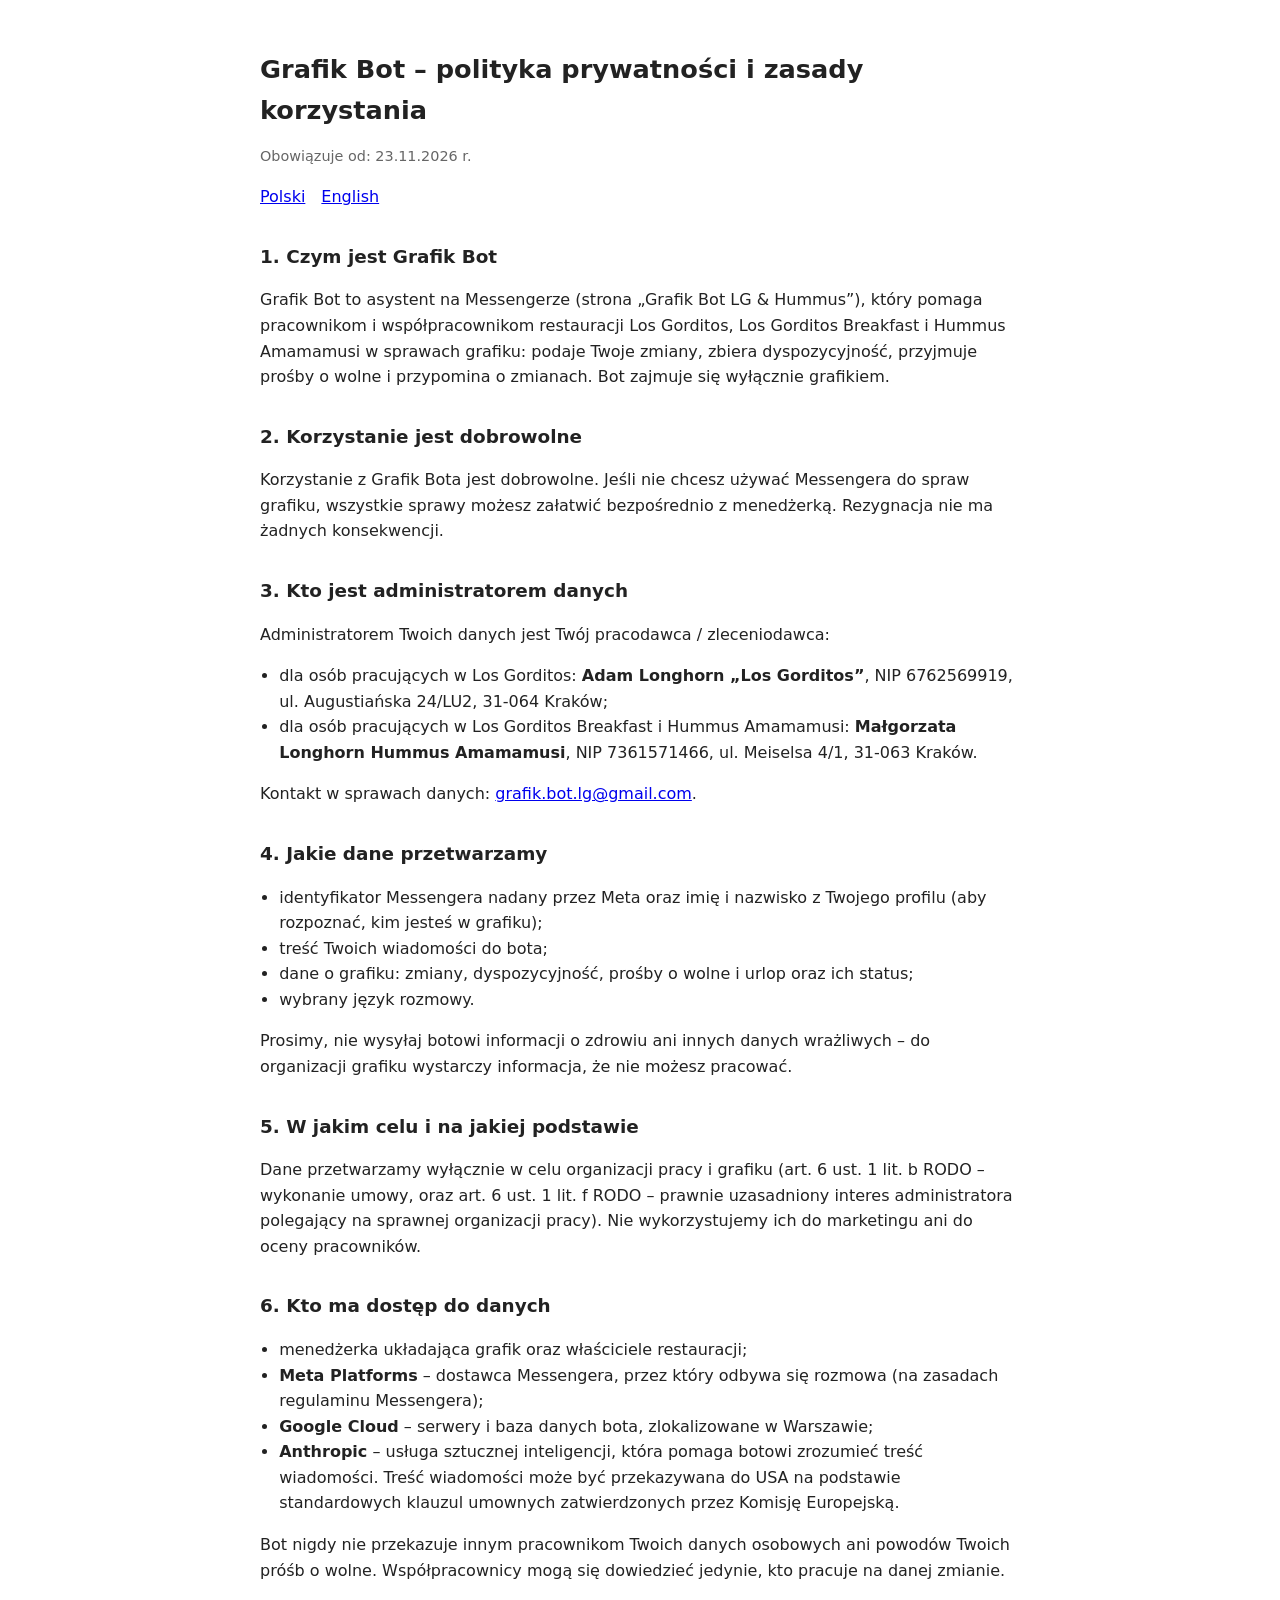
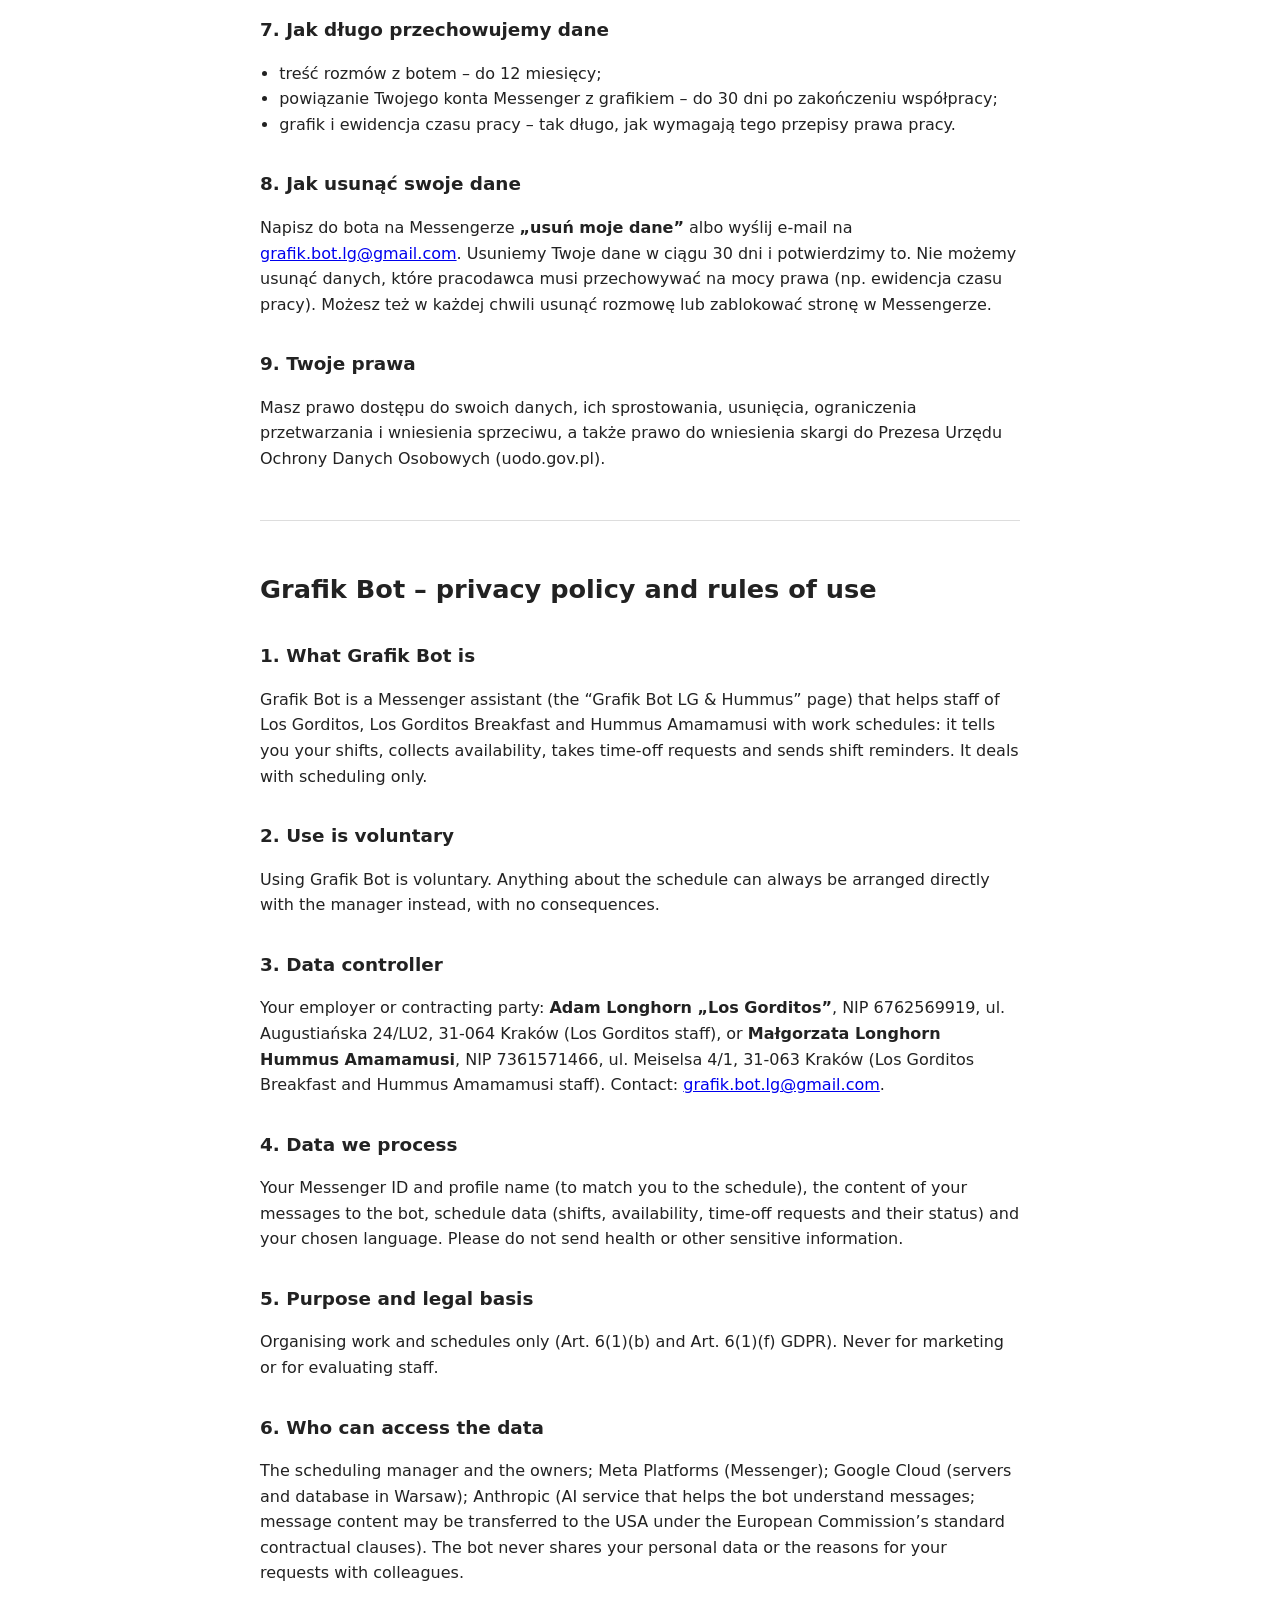
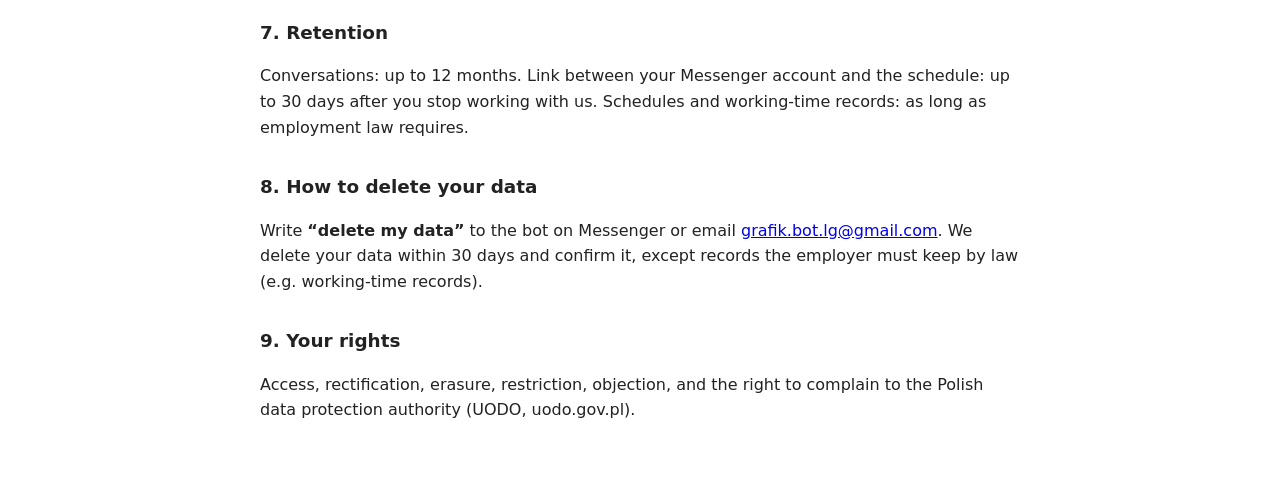
<file: grafik-bot/index.html>
<!DOCTYPE html>
<html lang="pl">
<head>
<meta charset="utf-8">
<meta name="viewport" content="width=device-width, initial-scale=1">
<meta name="robots" content="noindex, nofollow">
<title>Grafik Bot – prywatność i zasady / privacy and rules</title>
<style>
  body{font-family:system-ui,-apple-system,"Segoe UI",Roboto,sans-serif;max-width:760px;margin:0 auto;padding:32px 20px 64px;line-height:1.6;color:#222}
  h1{font-size:1.6rem;margin-bottom:.2rem} h2{font-size:1.15rem;margin-top:2rem} .muted{color:#666;font-size:.9rem}
  .lang{margin:1rem 0 2rem} .lang a{margin-right:1rem} hr{margin:3rem 0;border:none;border-top:1px solid #ddd}
  ul{padding-left:1.2rem}
</style>
</head>
<body>
<h1>Grafik Bot – polityka prywatności i zasady korzystania</h1>
<p class="muted">Obowiązuje od: 23.11.2026 r.</p>
<p class="lang"><a href="#pl">Polski</a><a href="#en">English</a></p>

<section id="pl">
<h2>1. Czym jest Grafik Bot</h2>
<p>Grafik Bot to asystent na Messengerze (strona „Grafik Bot LG &amp; Hummus”), który pomaga pracownikom i współpracownikom restauracji Los Gorditos, Los Gorditos Breakfast i Hummus Amamamusi w sprawach grafiku: podaje Twoje zmiany, zbiera dyspozycyjność, przyjmuje prośby o wolne i przypomina o zmianach. Bot zajmuje się wyłącznie grafikiem.</p>

<h2>2. Korzystanie jest dobrowolne</h2>
<p>Korzystanie z Grafik Bota jest dobrowolne. Jeśli nie chcesz używać Messengera do spraw grafiku, wszystkie sprawy możesz załatwić bezpośrednio z menedżerką. Rezygnacja nie ma żadnych konsekwencji.</p>

<h2>3. Kto jest administratorem danych</h2>
<p>Administratorem Twoich danych jest Twój pracodawca / zleceniodawca:</p>
<ul>
  <li>dla osób pracujących w Los Gorditos: <strong>Adam Longhorn „Los Gorditos”</strong>, NIP 6762569919, ul. Augustiańska 24/LU2, 31-064 Kraków;</li>
  <li>dla osób pracujących w Los Gorditos Breakfast i Hummus Amamamusi: <strong>Małgorzata Longhorn Hummus Amamamusi</strong>, NIP 7361571466, ul. Meiselsa 4/1, 31-063 Kraków.</li>
</ul>
<p>Kontakt w sprawach danych: <a href="mailto:grafik.bot.lg@gmail.com">grafik.bot.lg@gmail.com</a>.</p>

<h2>4. Jakie dane przetwarzamy</h2>
<ul>
  <li>identyfikator Messengera nadany przez Meta oraz imię i nazwisko z Twojego profilu (aby rozpoznać, kim jesteś w grafiku);</li>
  <li>treść Twoich wiadomości do bota;</li>
  <li>dane o grafiku: zmiany, dyspozycyjność, prośby o wolne i urlop oraz ich status;</li>
  <li>wybrany język rozmowy.</li>
</ul>
<p>Prosimy, nie wysyłaj botowi informacji o zdrowiu ani innych danych wrażliwych – do organizacji grafiku wystarczy informacja, że nie możesz pracować.</p>

<h2>5. W jakim celu i na jakiej podstawie</h2>
<p>Dane przetwarzamy wyłącznie w celu organizacji pracy i grafiku (art. 6 ust. 1 lit. b RODO – wykonanie umowy, oraz art. 6 ust. 1 lit. f RODO – prawnie uzasadniony interes administratora polegający na sprawnej organizacji pracy). Nie wykorzystujemy ich do marketingu ani do oceny pracowników.</p>

<h2>6. Kto ma dostęp do danych</h2>
<ul>
  <li>menedżerka układająca grafik oraz właściciele restauracji;</li>
  <li><strong>Meta Platforms</strong> – dostawca Messengera, przez który odbywa się rozmowa (na zasadach regulaminu Messengera);</li>
  <li><strong>Google Cloud</strong> – serwery i baza danych bota, zlokalizowane w Warszawie;</li>
  <li><strong>Anthropic</strong> – usługa sztucznej inteligencji, która pomaga botowi zrozumieć treść wiadomości. Treść wiadomości może być przekazywana do USA na podstawie standardowych klauzul umownych zatwierdzonych przez Komisję Europejską.</li>
</ul>
<p>Bot nigdy nie przekazuje innym pracownikom Twoich danych osobowych ani powodów Twoich próśb o wolne. Współpracownicy mogą się dowiedzieć jedynie, kto pracuje na danej zmianie.</p>

<h2>7. Jak długo przechowujemy dane</h2>
<ul>
  <li>treść rozmów z botem – do 12 miesięcy;</li>
  <li>powiązanie Twojego konta Messenger z grafikiem – do 30 dni po zakończeniu współpracy;</li>
  <li>grafik i ewidencja czasu pracy – tak długo, jak wymagają tego przepisy prawa pracy.</li>
</ul>

<h2 id="usuwanie-danych">8. Jak usunąć swoje dane</h2>
<p>Napisz do bota na Messengerze <strong>„usuń moje dane”</strong> albo wyślij e-mail na <a href="mailto:grafik.bot.lg@gmail.com">grafik.bot.lg@gmail.com</a>. Usuniemy Twoje dane w ciągu 30 dni i potwierdzimy to. Nie możemy usunąć danych, które pracodawca musi przechowywać na mocy prawa (np. ewidencja czasu pracy). Możesz też w każdej chwili usunąć rozmowę lub zablokować stronę w Messengerze.</p>

<h2>9. Twoje prawa</h2>
<p>Masz prawo dostępu do swoich danych, ich sprostowania, usunięcia, ograniczenia przetwarzania i wniesienia sprzeciwu, a także prawo do wniesienia skargi do Prezesa Urzędu Ochrony Danych Osobowych (uodo.gov.pl).</p>
</section>

<hr>

<section id="en" lang="en">
<h1>Grafik Bot – privacy policy and rules of use</h1>
<h2>1. What Grafik Bot is</h2>
<p>Grafik Bot is a Messenger assistant (the “Grafik Bot LG &amp; Hummus” page) that helps staff of Los Gorditos, Los Gorditos Breakfast and Hummus Amamamusi with work schedules: it tells you your shifts, collects availability, takes time-off requests and sends shift reminders. It deals with scheduling only.</p>
<h2>2. Use is voluntary</h2>
<p>Using Grafik Bot is voluntary. Anything about the schedule can always be arranged directly with the manager instead, with no consequences.</p>
<h2>3. Data controller</h2>
<p>Your employer or contracting party: <strong>Adam Longhorn „Los Gorditos”</strong>, NIP 6762569919, ul. Augustiańska 24/LU2, 31-064 Kraków (Los Gorditos staff), or <strong>Małgorzata Longhorn Hummus Amamamusi</strong>, NIP 7361571466, ul. Meiselsa 4/1, 31-063 Kraków (Los Gorditos Breakfast and Hummus Amamamusi staff). Contact: <a href="mailto:grafik.bot.lg@gmail.com">grafik.bot.lg@gmail.com</a>.</p>
<h2>4. Data we process</h2>
<p>Your Messenger ID and profile name (to match you to the schedule), the content of your messages to the bot, schedule data (shifts, availability, time-off requests and their status) and your chosen language. Please do not send health or other sensitive information.</p>
<h2>5. Purpose and legal basis</h2>
<p>Organising work and schedules only (Art. 6(1)(b) and Art. 6(1)(f) GDPR). Never for marketing or for evaluating staff.</p>
<h2>6. Who can access the data</h2>
<p>The scheduling manager and the owners; Meta Platforms (Messenger); Google Cloud (servers and database in Warsaw); Anthropic (AI service that helps the bot understand messages; message content may be transferred to the USA under the European Commission’s standard contractual clauses). The bot never shares your personal data or the reasons for your requests with colleagues.</p>
<h2>7. Retention</h2>
<p>Conversations: up to 12 months. Link between your Messenger account and the schedule: up to 30 days after you stop working with us. Schedules and working-time records: as long as employment law requires.</p>
<h2 id="data-deletion">8. How to delete your data</h2>
<p>Write <strong>“delete my data”</strong> to the bot on Messenger or email <a href="mailto:grafik.bot.lg@gmail.com">grafik.bot.lg@gmail.com</a>. We delete your data within 30 days and confirm it, except records the employer must keep by law (e.g. working-time records).</p>
<h2>9. Your rights</h2>
<p>Access, rectification, erasure, restriction, objection, and the right to complain to the Polish data protection authority (UODO, uodo.gov.pl).</p>
</section>
</body>
</html>
</file>
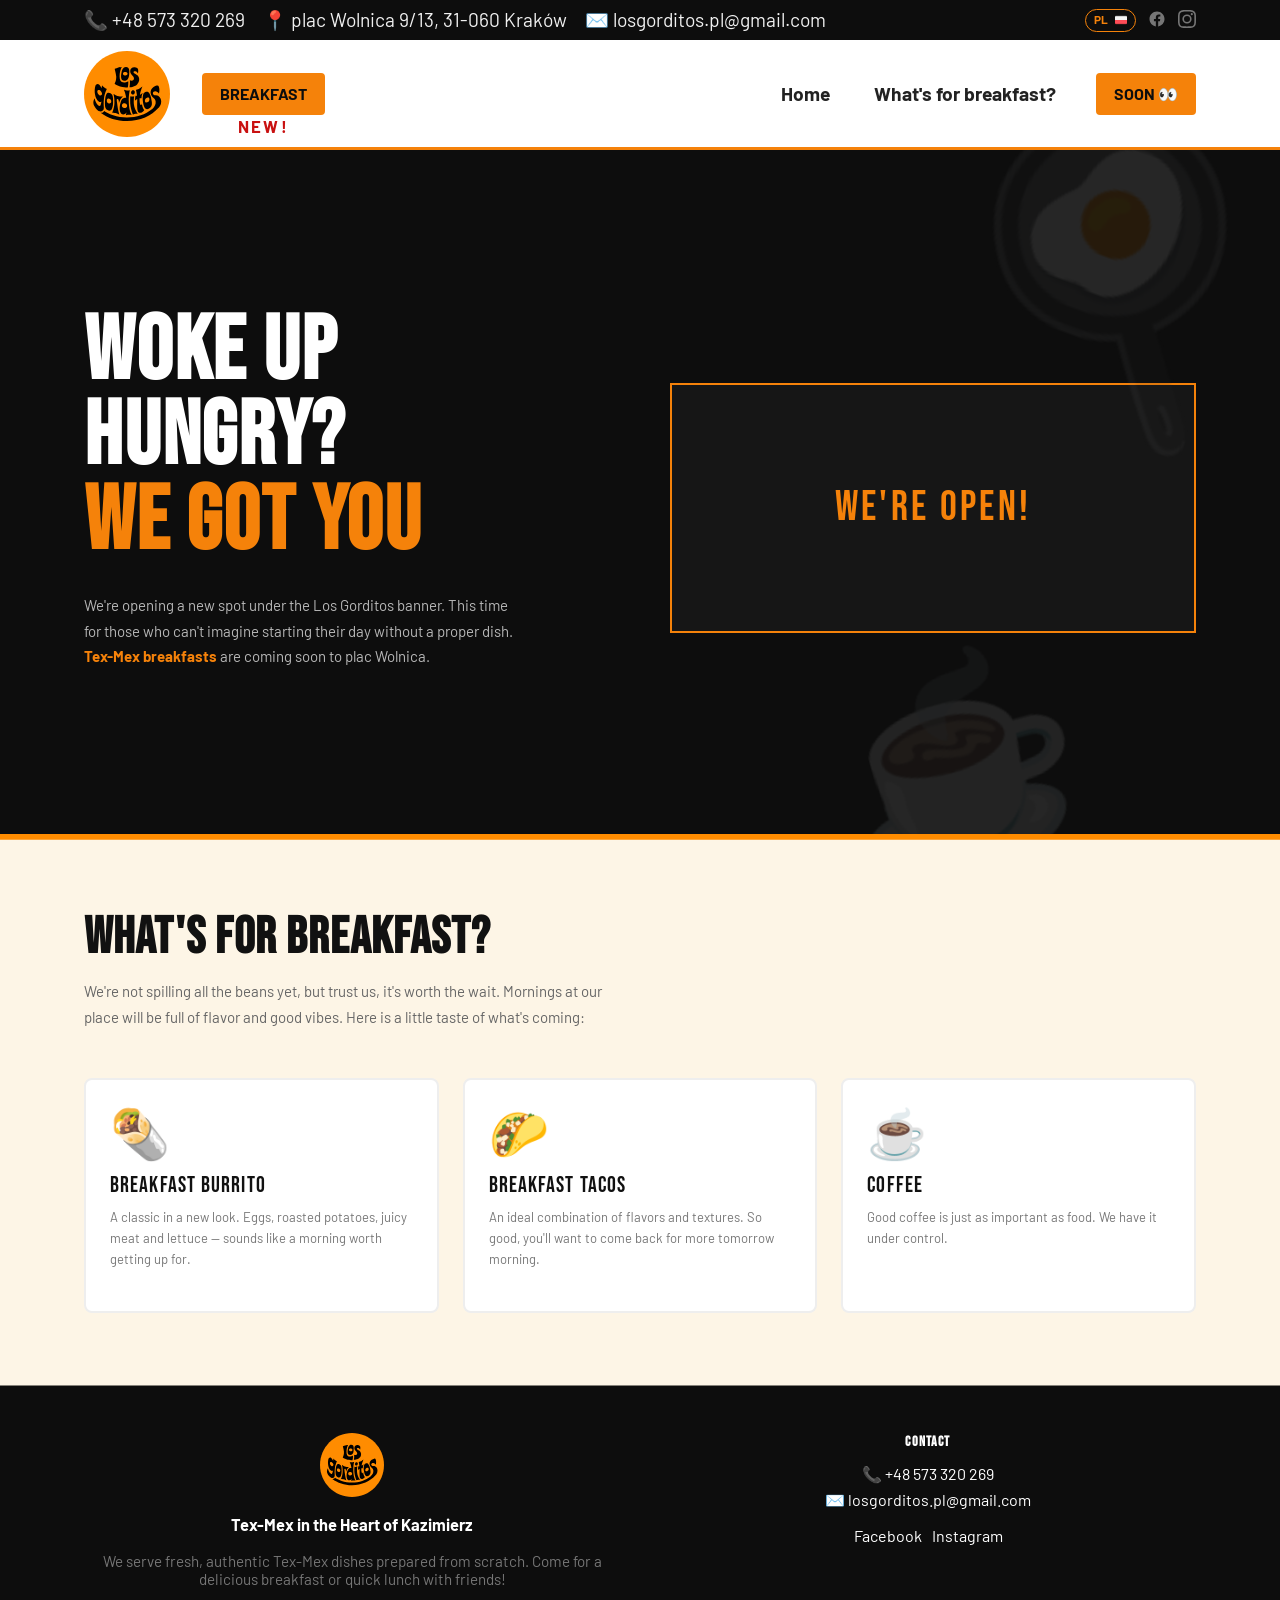
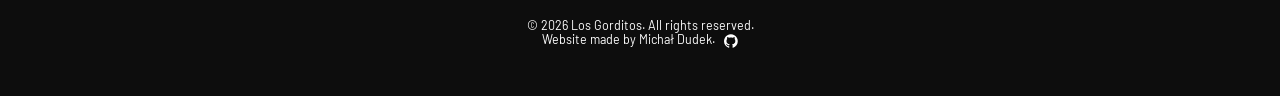
<file: breakfast-en.html>
<!DOCTYPE html>
<html lang="pl">

<style>
  body { font-family: 'Barlow', Arial, sans-serif; }
  h1, h2, h3, h4, .hero-title, .section-header h2 { font-family: 'Bebas Neue', Impact, sans-serif; }
</style>

<head>

<!-- Google tag (gtag.js) --> 
 <script async src="https://www.googletagmanager.com/gtag/js?id=G-QM1RK1M1W9"> </script> 
 <script> 
  window.dataLayer = window.dataLayer || [];
  function gtag(){
    dataLayer.push(arguments);
  } 
  gtag('js', new Date()); 
  gtag('config', 'G-QM1RK1M1W9'); 
</script>

<script type="application/ld+json">
{
  "@context": "https://schema.org",
  "@type": "Restaurant",
  "name": "Los Gorditos",
  "inLanguage": "en",
  "url": "https://losgorditos.pl",
  "logo": "https://losgorditos.pl/images/logo-losgorditos.svg",
  "image": "https://losgorditos.pl/images/logo-above-door.webp",
  "description": "Restauracja Tex-Mex w sercu krakowskiego Kazimierza. Serwujemy burrito, tacos, quesadillas, nachos i margarity.",
  "servesCuisine": ["Tex-Mex", "Mexican"],
  "priceRange": "$$",
  "telephone": "+48797090530",
  "email": "losgorditos.pl@gmail.com",
  "address": {
    "@type": "PostalAddress",
    "streetAddress": "Augustiańska 24/LU2",
    "addressLocality": "Kraków",
    "postalCode": "31-064",
    "addressCountry": "PL"
  },
  "geo": {
    "@type": "GeoCoordinates",
    "latitude": 50.04877,
    "longitude": 19.94220
  },
  "hasMap": "https://maps.app.goo.gl/PgwjpABLZufiH4pV9",
  "menu": "https://losgorditos.pl/images/menu-lg.pdf",
  "currenciesAccepted": "PLN",
  "paymentAccepted": "Cash, Credit Card, Mobile Payment, Blik, Bitcoin",
  "openingHoursSpecification": [
    {
      "@type": "OpeningHoursSpecification",
      "dayOfWeek": ["Monday","Tuesday","Wednesday","Thursday","Friday","Saturday","Sunday"],
      "opens": "12:00",
      "closes": "21:00"
    }
  ],
  "sameAs": [
    "https://www.facebook.com/losgorditosPL/",
    "https://www.instagram.com/losgorditos.krk.pl/"
  ]
}
</script>

  <link rel="alternate" hreflang="pl" href="https://losgorditos.pl/breakfast.html" />
<link rel="alternate" hreflang="en" href="https://losgorditos.pl/breakfast-en.html" />
<link rel="alternate" hreflang="x-default" href="https://losgorditos.pl/breakfast.html" />

  <meta charset="UTF-8" />
  <meta name="viewport" content="width=device-width, initial-scale=1.0" />
  <meta name="description" content="Los Gorditos to restauracja Tex-Mex na krakowskim Kazimierzu. Burrito, tacos, quesadillas, świeże składniki i dostawa. Sprawdź menu i zamów online!" />
  <meta name="robots" content="index, follow" />
  <link rel="canonical" href="https://losgorditos.pl/breakfast-en.html" />
  <meta property="og:title" content="Los Gorditos – Tex-Mex w sercu Kazimierza" />
  <meta property="og:description" content="Świeże burrito, tacos i więcej. Sprawdź menu Los Gorditos w Krakowie!" />
  <meta property="og:image" content="https://losgorditos.pl/images/og-image.jpg" />
  <meta property="og:url" content="https://losgorditos.pl/breakfast-en.html" />
  <meta property="og:type" content="website" />
  <meta name="geo.region" content="PL-MA" />
  <meta name="geo.placename" content="Kraków" />
  <meta name="geo.position" content="50.04877;19.94220" />
  <meta name="ICBM" content="50.04877, 19.94220" />


  <meta charset="UTF-8" />
  <meta name="viewport" content="width=device-width, initial-scale=1.0" />
  <title>Los Gorditos – Tex-Mex w&nbsp;sercu Kazimierza</title>
<link rel="preload" href="fonts/BebasNeue-Regular.ttf" as="font" type="font/ttf" crossorigin>
<link rel="preload" href="fonts/Barlow-Regular.ttf" as="font" type="font/ttf" crossorigin>
<link rel="preload" href="fonts/Barlow-Bold.ttf" as="font" type="font/ttf" crossorigin>
<link rel="preload" href="fonts/Barlow-Italic.ttf" as="font" type="font/ttf" crossorigin>
<link rel="preload" href="style-breakfast.css" as="style" onload="this.onload=null;this.rel='stylesheet'" />
<noscript><link rel="stylesheet" href="style-breakfast.css" /></noscript>
  <link rel="stylesheet" href="style-breakfast.css" />

  <!-- Favicon -->
  <link rel="icon" type="image/svg+xml" href="images/logo-losgorditos.svg" />

</head>
<body>

  <!-- TOP BAR -->
  <div class="topbar">
    <div class="topbar-inner">
      <span>        
        <p><a href="tel:+48 573 320 269">📞 +48 573 320 269</a></p>
      </span>
      <span>
        <a href="https://maps.app.goo.gl/LWCcdTM8QQ1nmCn27">📍 plac Wolnica 9/13, 31-060 Kraków</a>
      </span>
      <span class="topbar-hide-mobile topbar-hide-email">
        <p><a href="mailto:losgorditos.pl@gmail.com">✉️ losgorditos.pl@gmail.com</a></p>
      </span>
      <div class="topbar-social">
        <a href="breakfast.html" class="topbar-lang-switch" aria-label="Polish version">PL <img src="images/flag-poland.webp" alt="" aria-hidden="true" class="flag-icon" /></a>
        <a href="https://www.facebook.com/losgorditosPL/" aria-label="Facebook" target="_blank" rel="noopener noreferrer">
          <svg width="18" height="18" fill="currentColor" viewBox="0 0 24 24"><path d="M22 12c0-5.52-4.48-10-10-10S2 6.48 2 12c0 4.99 3.66 9.12 8.44 9.88v-6.99H7.9v-2.89h2.54V9.84c0-2.51 1.49-3.89 3.78-3.89 1.09 0 2.24.2 2.24.2v2.46h-1.26c-1.24 0-1.63.77-1.63 1.56v1.88h2.77l-.44 2.89h-2.33v6.99C18.34 21.12 22 16.99 22 12z"/></svg>
        </a>
        <a href="https://www.instagram.com/losgorditos.krk.pl/" aria-label="Instagram" target="_blank" rel="noopener noreferrer">
          <svg width="18" height="18" fill="currentColor" viewBox="0 0 24 24"><path d="M12 2.163c3.204 0 3.584.012 4.85.07 3.252.148 4.771 1.691 4.919 4.919.058 1.265.069 1.645.069 4.849 0 3.205-.012 3.584-.069 4.849-.149 3.225-1.664 4.771-4.919 4.919-1.266.058-1.644.07-4.85.07-3.204 0-3.584-.012-4.849-.07-3.26-.149-4.771-1.699-4.919-4.92-.058-1.265-.07-1.644-.07-4.849 0-3.204.013-3.583.07-4.849.149-3.227 1.664-4.771 4.919-4.919 1.266-.057 1.645-.069 4.849-.069zM12 0C8.741 0 8.333.014 7.053.072 2.695.272.273 2.69.073 7.052.014 8.333 0 8.741 0 12c0 3.259.014 3.668.072 4.948.2 4.358 2.618 6.78 6.98 6.98C8.333 23.986 8.741 24 12 24c3.259 0 3.668-.014 4.948-.072 4.354-.2 6.782-2.618 6.979-6.98.059-1.28.073-1.689.073-4.948 0-3.259-.014-3.667-.072-4.947-.196-4.354-2.617-6.78-6.979-6.98C15.668.014 15.259 0 12 0zm0 5.838a6.162 6.162 0 100 12.324 6.162 6.162 0 000-12.324zM12 16a4 4 0 110-8 4 4 0 010 8zm6.406-11.845a1.44 1.44 0 100 2.881 1.44 1.44 0 000-2.881z"/></svg>
        </a>
      </div>
    </div>
  </div>

  <!-- NAVBAR -->
  <nav class="navbar" id="navbar">
    <div class="nav-inner">
      <a href="index-en.html" class="nav-logo">
        <img src="images/logo-losgorditos.svg" alt="Los Gorditos" onerror="this.style.display='none'; this.nextElementSibling.style.display='flex'" loading="eager" fetchpriority=high decoding="sync" width="86" height="86" />
      </a>
      <div class="nav-breakfast-wrap">
        <a href="#" class="nav-breakfast">BREAKFAST</a>
        <span class="nav-breakfast-badge">NEW!</span>
      </div>
      <a class="mobile-quick-menu">SOON 👀</a>
      <button class="hamburger" id="hamburger" aria-label="Otwórz menu nawigacji" aria-expanded="false" aria-controls="navLinks">
        <span></span><span></span><span></span>
      </button>
      <ul class="nav-links" id="navLinks">
        <li><a href="#">Home</a></li>
        <li><a href="#about">What's for breakfast?</a></li>
        <!-- <li><a href="#offer">Nasza oferta</a></li> -->
        <!-- <li><a href="#delivery">Usługa dostawy</a></li> -->
        <!-- <li><a href="#catering">Catering</a></li> -->
        <!-- <li><a href="#contact">Contact</a></li> -->
        <li><a class="btn-menu" >SOON 👀</a></li>
      </ul>
    </div>
  </nav>

<!-- HERO -->
  <!-- HERO -->
  <section class="hero" id="home">
    <div class="hero-content">
      <div class="hero-text">
        <h1 class="hero-title">Woke up hungry?<br> <b>We got you</b></h1>
        <p class="hero-desc">We're opening a new spot under the Los Gorditos banner. This time for those who can't imagine starting their day without a proper dish. <b>Tex-Mex breakfasts</b> are coming soon to plac Wolnica.</p>
        <div class="hero-btns">
          <!-- <a href="#contact" class="btn btn-primary">Where?</a> -->
        </div>
      </div>
    <!-- COUNTDOWN -->
    <div class="countdown-box">
      <div class="countdown-label">OPENING IN</div>
      <div class="countdown-grid">
        <div class="count-unit">
          <span class="count-num" id="days">--</span>
          <span class="count-name">DAYS</span>
        </div>
        <div class="count-unit">
          <span class="count-num" id="hours">--</span>
          <span class="count-name">HOURS</span>
        </div>
        <div class="count-unit">
          <span class="count-num" id="minutes">--</span>
          <span class="count-name">MINUTES</span>
        </div>
        <div class="count-unit">
          <span class="count-num" id="seconds">--</span>
          <span class="count-name">SECONDS</span>
        </div>
      </div>
    </div>
    </div>
    <div class="hero-stripe"></div>
  </section>

  </div>
</div>

<div class="divider"></div>

<!-- MENU TEASER -->
<div class="section" id="about">
  <h2 class="section-title">What's for breakfast?</h2>
  <p class="section-sub">We're not spilling all the beans yet, but trust us, it's worth the wait. Mornings at our place will be full of flavor and good vibes. Here is a little taste of what's coming:</p>

  <div class="dishes-grid">
    <div class="dish-card">
      <span class="dish-emoji">🌯</span>
      <div class="dish-name">Breakfast Burrito</div>
      <p class="dish-desc">A classic in a new look. Eggs, roasted potatoes, juicy meat and lettuce — sounds like a morning worth getting up for.</p>
    </div>
    <div class="dish-card">
      <span class="dish-emoji">🌮</span>
      <div class="dish-name">Breakfast Tacos</div>
      <p class="dish-desc">An ideal combination of flavors and textures. So good, you'll want to come back for more tomorrow morning.</p>
    </div>
    <div class="dish-card">
      <span class="dish-emoji">☕</span>
      <div class="dish-name">Coffee</div>
      <p class="dish-desc">Good coffee is just as important as food. We have it under control.</p>
    </div>
  </div>
</div>

  <!-- CONTACT -->
  <!-- <section class="contact" id="contact">
    <div class="container contact-grid">
      <div class="contact-info">
        <h2>Contact</h2>
        <div class="contact-item">
          <span class="contact-icon" aria-hidden="true">📍</span>
          <div>
            <strong>Address</strong>
            <p><a href="https://maps.app.goo.gl/deLd3cvgSHsQTFgP7" target="_blank" rel="noopener noreferrer">plac Wolnica 9/13, 31-060 Kraków</a></p>
          </div>
        </div>
        <div class="contact-item">
          <span class="contact-icon" aria-hidden="true">📞</span>
          <div>
            <strong>Phone</strong>
            <p><a href="tel:+placeholder">+48 666 777 888</a></p>
          </div>
        </div>
        <div class="contact-item">
          <span class="contact-icon" aria-hidden="true">✉️</span>
          <div>
            <strong>E-mail</strong>
            <p><a href="mailto:losgorditos.pl@gmail.com">losgorditos.pl@gmail.com</a></p>
          </div>
        </div>
        <div class="contact-item">
          <span class="contact-icon" aria-hidden="true">🕐</span>
          <div>
            <strong>Opening Hours</strong>
            <p>Sunday - Thursday: xx:00-xx:00</p>
            <p>Friday - Saturday: xx:00-xx:00</p>
          </div>
        </div>
        <p><strong>Follow us:</strong></p>
        <div class="contact-social">
          <a href="https://www.facebook.com/losgorditosPL/" aria-label="Facebook" target="_blank" rel="noopener noreferrer">
            <svg width="36" height="36" fill="currentColor" viewBox="0 0 24 24"><path d="M22 12c0-5.52-4.48-10-10-10S2 6.48 2 12c0 4.99 3.66 9.12 8.44 9.88v-6.99H7.9v-2.89h2.54V9.84c0-2.51 1.49-3.89 3.78-3.89 1.09 0 2.24.2 2.24.2v2.46h-1.26c-1.24 0-1.63.77-1.63 1.56v1.88h2.77l-.44 2.89h-2.33v6.99C18.34 21.12 22 16.99 22 12z"/></svg>
          </a>
          <a href="https://www.instagram.com/losgorditos.krk.pl/" aria-label="Instagram" target="_blank" rel="noopener noreferrer">
            <svg width="36" height="36" fill="currentColor" viewBox="0 0 24 24"><path d="M12 2.163c3.204 0 3.584.012 4.85.07 3.252.148 4.771 1.691 4.919 4.919.058 1.265.069 1.645.069 4.849 0 3.205-.012 3.584-.069 4.849-.149 3.225-1.664 4.771-4.919 4.919-1.266.058-1.644.07-4.85.07-3.204 0-3.584-.012-4.849-.07-3.26-.149-4.771-1.699-4.919-4.92-.058-1.265-.07-1.644-.07-4.849 0-3.204.013-3.583.07-4.849.149-3.227 1.664-4.771 4.919-4.919 1.266-.057 1.645-.069 4.849-.069zM12 0C8.741 0 8.333.014 7.053.072 2.695.272.273 2.69.073 7.052.014 8.333 0 8.741 0 12c0 3.259.014 3.668.072 4.948.2 4.358 2.618 6.78 6.98 6.98C8.333 23.986 8.741 24 12 24c3.259 0 3.668-.014 4.948-.072 4.354-.2 6.782-2.618 6.979-6.98.059-1.28.073-1.689.073-4.948 0-3.259-.014-3.667-.072-4.947-.196-4.354-2.617-6.78-6.979-6.98C15.668.014 15.259 0 12 0zm0 5.838a6.162 6.162 0 100 12.324 6.162 6.162 0 000-12.324zM12 16a4 4 0 110-8 4 4 0 010 8zm6.406-11.845a1.44 1.44 0 100 2.881 1.44 1.44 0 000-2.881z"/></svg>
          </a>
        </div>
      </div>
      <div class="contact-map">
        <iframe title="Mapa lokalizacji restauracji Los Gorditos w Krakowie" src="https://www.google.com/maps/embed?pb=!1m18!1m12!1m3!1d6308.123760620431!2d19.93480825962886!3d50.050810360215216!2m3!1f0!2f0!3f0!3m2!1i1024!2i768!4f13.1!3m3!1m2!1s0x47165bfd75db4241%3A0xb366f83aa43f8af6!2sAmamamusi!5e0!3m2!1sen!2spl!4v1774470399283!5m2!1sen!2spl" width="600" height="450" style="border:0;" allowfullscreen="" loading="lazy" referrerpolicy="no-referrer-when-downgrade"></iframe>
      </div>
    </div>
  </section> -->

  <!-- FOOTER -->
  <footer class="footer">
    <div class="container footer-inner" style="display:grid; grid-template-columns: repeat(auto-fit, minmax(220px, 1fr)); gap:40px; align-items:start;">
      
      <!-- LOGO + OPIS -->
      <div class="footer-logo">
        <img src="images/logo-losgorditos.svg" alt="Los Gorditos" onerror="this.style.display='none'; this.nextElementSibling.style.display='flex'" loading="eager" decoding="sync" width="86" height="86" />
        <p style="margin-top:10px; font-weight:600;">Tex-Mex in the Heart of Kazimierz</p>
        <p class="footer-muted" style="margin-top:10px;">
          We serve fresh, authentic Tex-Mex dishes prepared from scratch.
          Come for a delicious breakfast or quick lunch with friends!
        </p>
      </div>

      <!-- GODZINY OTWARCIA -->
      <!-- <div class="footer-hours">
        <h4>Opening Hours</h4>
            <p>Sunday - Thursday: xx:00-21:00</p>
            <p>Friday - Saturday: xx:00-22:00</p>
      </div> -->

      <!-- KONTAKT -->
      <div class="footer-contact">
        <h4>Contact</h4>
        <p><a href="tel:+48573320269">📞 +48 573 320 269</a></p>
        <p><a href="mailto:losgorditos.pl@gmail.com">✉️ losgorditos.pl@gmail.com</a></p>
        <div style="margin-top:10px; display:flex; gap:10px;">
          <a href="https://www.facebook.com/losgorditosPL/" target="_blank" rel="noopener noreferrer">Facebook</a>
          <a href="https://www.instagram.com/losgorditos.krk.pl/" target="_blank" rel="noopener noreferrer">Instagram</a>
        </div>
      </div>

    </div>

    <!-- COPYRIGHT -->
    <div class="footer-copy" style="text-align:center; margin-top:30px;">
            <p>
        © 2026 Los Gorditos. All rights reserved. <br> Website made by Michał Dudek. 
        <a href="https://github.com/michaldudek15" aria-label="GitHub profile of Michał Dudek" target="_blank" rel="noopener noreferrer" style="margin-left:6px; display:inline-flex; vertical-align:middle;">
          <svg width="14" height="14" viewBox="0 -0.5 25 25" fill="currentColor" xmlns="http://www.w3.org/2000/svg">
            <path d="m12.301 0h.093c2.242 0 4.34.613 6.137 1.68l-.055-.031c1.871 1.094 3.386 2.609 4.449 4.422l.031.058c1.04 1.769 1.654 3.896 1.654 6.166 0 5.406-3.483 10-8.327 11.658l-.087.026c-.063.02-.135.031-.209.031-.162 0-.312-.054-.433-.144l.002.001c-.128-.115-.208-.281-.208-.466 0-.005 0-.01 0-.014v.001q0-.048.008-1.226t.008-2.154c.007-.075.011-.161.011-.249 0-.792-.323-1.508-.844-2.025.618-.061 1.176-.163 1.718-.305l-.076.017c.573-.16 1.073-.373 1.537-.642l-.031.017c.508-.28.938-.636 1.292-1.058l.006-.007c.372-.476.663-1.036.84-1.645l.009-.035c.209-.683.329-1.468.329-2.281 0-.045 0-.091-.001-.136v.007c0-.022.001-.047.001-.072 0-1.248-.482-2.383-1.269-3.23l.003.003c.168-.44.265-.948.265-1.479 0-.649-.145-1.263-.404-1.814l.011.026c-.115-.022-.246-.035-.381-.035-.334 0-.649.078-.929.216l.012-.005c-.568.21-1.054.448-1.512.726l.038-.022-.609.384c-.922-.264-1.981-.416-3.075-.416s-2.153.152-3.157.436l.081-.02q-.256-.176-.681-.433c-.373-.214-.814-.421-1.272-.595l-.066-.022c-.293-.154-.64-.244-1.009-.244-.124 0-.246.01-.364.03l.013-.002c-.248.524-.393 1.139-.393 1.788 0 .531.097 1.04.275 1.509l-.01-.029c-.785.844-1.266 1.979-1.266 3.227 0 .025 0 .051.001.076v-.004c-.001.039-.001.084-.001.13 0 .809.12 1.591.344 2.327l-.015-.057c.189.643.476 1.202.85 1.693l-.009-.013c.354.435.782.793 1.267 1.062l.022.011c.432.252.933.465 1.46.614l.046.011c.466.125 1.024.227 1.595.284l.046.004c-.431.428-.718 1-.784 1.638l-.001.012c-.207.101-.448.183-.699.236l-.021.004c-.256.051-.549.08-.85.08-.022 0-.044 0-.066 0h.003c-.394-.008-.756-.136-1.055-.348l.006.004c-.371-.259-.671-.595-.881-.986l-.007-.015c-.198-.336-.459-.614-.768-.827l-.009-.006c-.225-.169-.49-.301-.776-.38l-.016-.004-.32-.048c-.023-.002-.05-.003-.077-.003-.14 0-.273.028-.394.077l.007-.003q-.128.072-.08.184c.039.086.087.16.145.225l-.001-.001c.061.072.13.135.205.19l.003.002.112.08c.283.148.516.354.693.603l.004.006c.191.237.359.505.494.792l.01.024.16.368c.135.402.38.738.7.981l.005.004c.3.234.662.402 1.057.478l.016.002c.33.064.714.104 1.106.112h.007c.045.002.097.002.15.002.261 0 .517-.021.767-.062l-.027.004.368-.064q0 .609.008 1.418t.008.873v.014c0 .185-.08.351-.208.466h-.001c-.119.089-.268.143-.431.143-.075 0-.147-.011-.214-.032l.005.001c-4.929-1.689-8.409-6.283-8.409-11.69 0-2.268.612-4.393 1.681-6.219l-.032.058c1.094-1.871 2.609-3.386 4.422-4.449l.058-.031c1.739-1.034 3.835-1.645 6.073-1.645h.098-.005z"></path>
          </svg>
        </a>
      </p>
        </div>
  </footer>

<script>
  (() => {
    // Na odświeżeniu zawsze wracaj do początku strony, nawet jeśli URL ma #anchor.
    const navEntries = typeof performance.getEntriesByType === 'function'
      ? performance.getEntriesByType('navigation')
      : [];
    const isReload = navEntries.length > 0
      ? navEntries[0].type === 'reload'
      : (performance.navigation && performance.navigation.type === 1);

    if (isReload && window.location.hash) {
      if ('scrollRestoration' in history) {
        history.scrollRestoration = 'manual';
      }
      history.replaceState(null, '', window.location.pathname + window.location.search);
      window.scrollTo(0, 0);
      window.addEventListener('load', () => window.scrollTo(0, 0), { once: true });
    }

    const hamburgerBtn = document.querySelector('.hamburger');
    const navMenu = document.querySelector('.nav-links');

    if (hamburgerBtn && navMenu) {
      const links = navMenu.querySelectorAll('a');

      // Toggle menu w&nbsp;obu wariantach klas, bo CSS używa active/open.
      hamburgerBtn.addEventListener('click', () => {
        const isOpen = navMenu.classList.toggle('active');
        navMenu.classList.toggle('open');
        hamburgerBtn.classList.toggle('open');
        hamburgerBtn.setAttribute('aria-expanded', isOpen ? 'true' : 'false');
      });

      links.forEach(link => {
        link.addEventListener('click', () => {
          navMenu.classList.remove('active');
          navMenu.classList.remove('open');
          hamburgerBtn.classList.remove('open');
          hamburgerBtn.setAttribute('aria-expanded', 'false');
        });
      });
    }

    // Każda zakładka pokazuje powiązany panel: #tab-{data-tab}.
    const tabs = document.querySelectorAll('.tab[data-tab]');
    tabs.forEach(tab => {
      tab.addEventListener('click', () => {
        tabs.forEach(t => {
          t.classList.remove('active');
          t.setAttribute('aria-selected', 'false');
        });
        document.querySelectorAll('.menu-content').forEach(p => p.classList.remove('active'));
        tab.classList.add('active');
        tab.setAttribute('aria-selected', 'true');
        const panel = document.getElementById('tab-' + tab.dataset.tab);
        if (panel) panel.classList.add('active');
      });
    });

    // Navbar scrolled shadow
    const navbar = document.getElementById('navbar');
    if (navbar) {
      window.addEventListener('scroll', () => {
        navbar.classList.toggle('scrolled', window.scrollY > 10);
      }, { passive: true });
    }
  })();

    // Countdown target: 16 April 2026, 8:00 local time
  const openDate = new Date(2026, 3, 16, 9, 0, 0, 0);

  function updateCountdown() {
    const now = new Date();
    const diff = openDate - now;
    if (diff <= 0) {
      const box = document.querySelector('.countdown-box');
      const label = document.querySelector('.countdown-label');
      const grid = document.querySelector('.countdown-grid');
      if (box) {
        box.classList.add('open');
      }
      if (label) {
        label.textContent = 'WE\'RE OPEN!';
        label.classList.add('open');
      }
      if (grid) {
        grid.style.display = 'none';
      }
      return;
    }
    const days = Math.floor(diff / (1000 * 60 * 60 * 24));
    const hours = Math.floor((diff % (1000 * 60 * 60 * 24)) / (1000 * 60 * 60));
    const minutes = Math.floor((diff % (1000 * 60 * 60)) / (1000 * 60));
    const seconds = Math.floor((diff % (1000 * 60)) / 1000);

    document.getElementById('days').textContent = String(days).padStart(2, '0');
    document.getElementById('hours').textContent = String(hours).padStart(2, '0');
    document.getElementById('minutes').textContent = String(minutes).padStart(2, '0');
    document.getElementById('seconds').textContent = String(seconds).padStart(2, '0');
  }
  updateCountdown();
  const countdownInterval = setInterval(() => {
    updateCountdown();
    if (new Date() >= openDate) {
      clearInterval(countdownInterval);
    }
  }, 1000);


  </script>
</body>
</html>
</file>
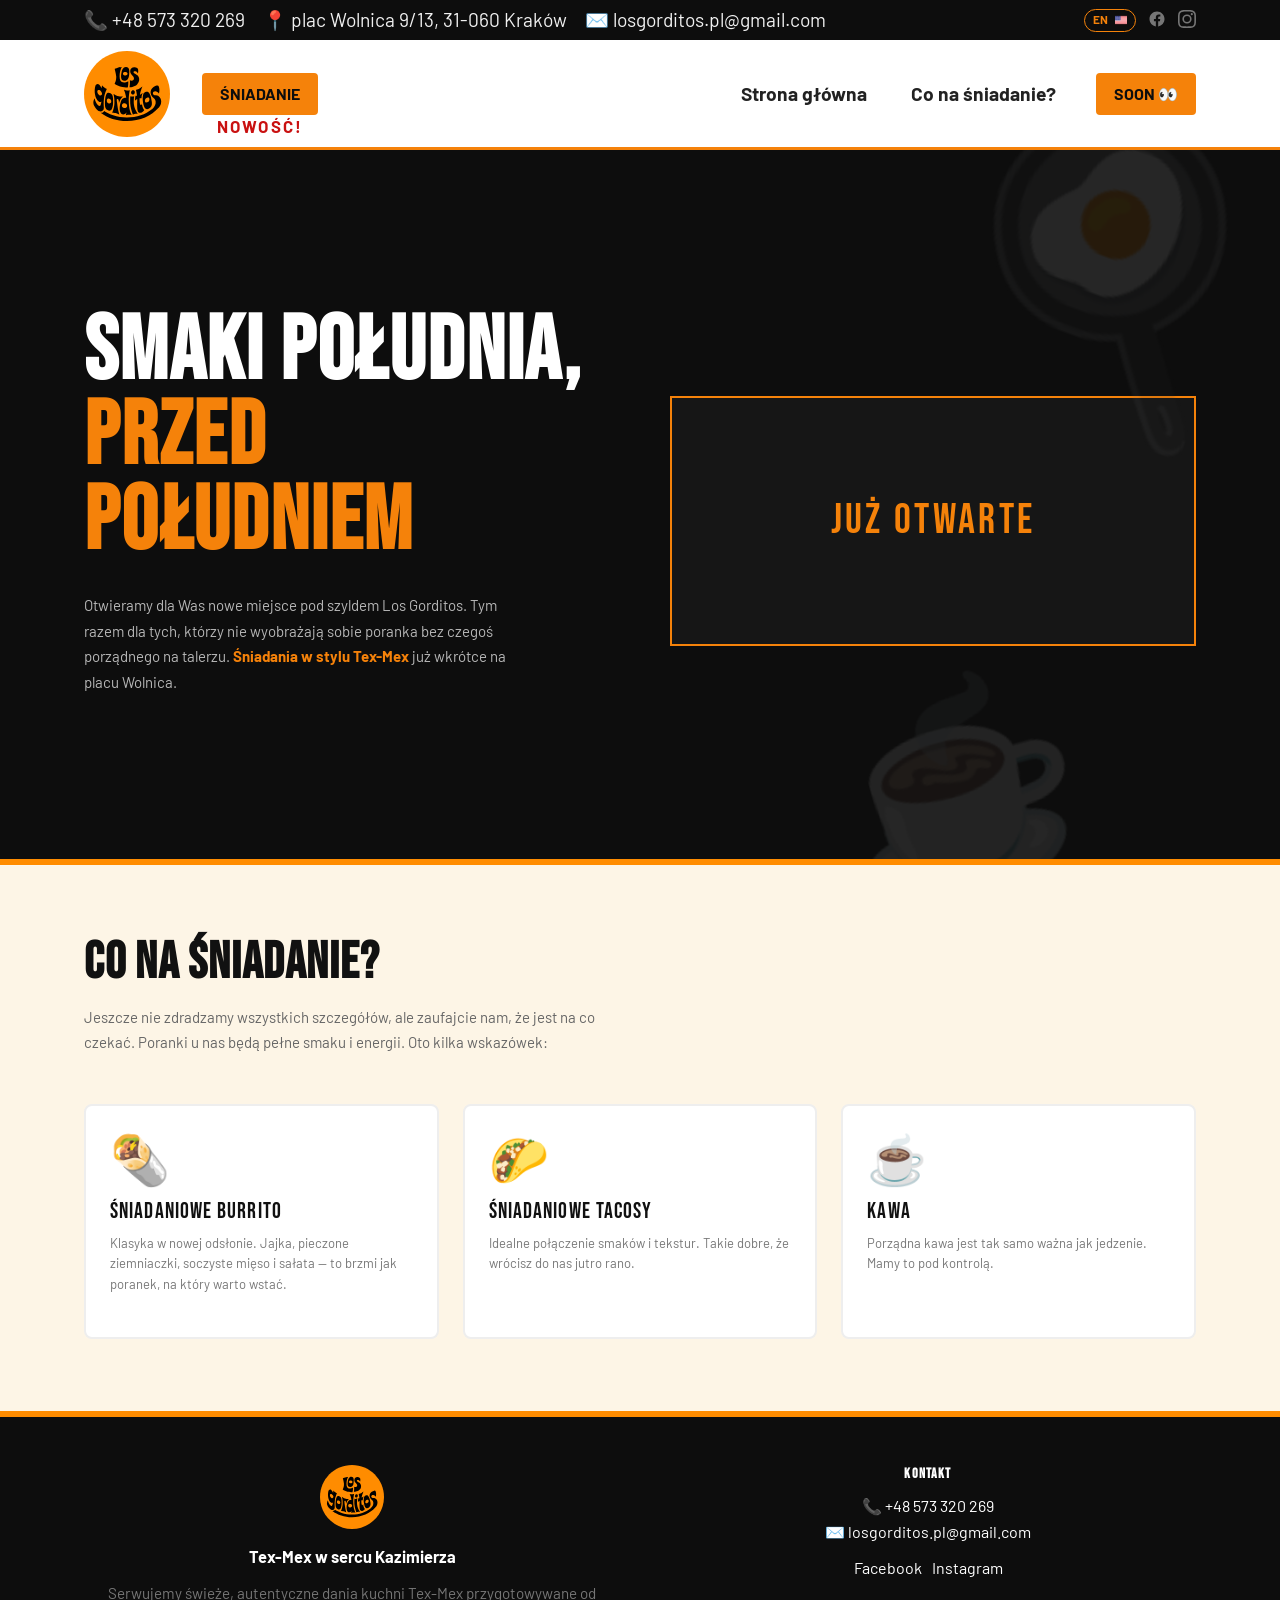
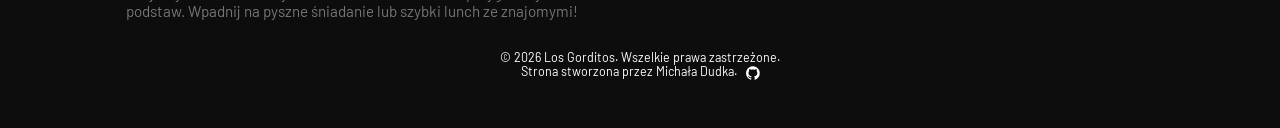
<file: breakfast.html>
<!DOCTYPE html>
<html lang="pl">

<style>
  body { font-family: 'Barlow', Arial, sans-serif; }
  h1, h2, h3, h4, .hero-title, .section-header h2 { font-family: 'Bebas Neue', Impact, sans-serif; }
</style>

<head>

<!-- Google tag (gtag.js) --> 
 <script async src="https://www.googletagmanager.com/gtag/js?id=G-QM1RK1M1W9"> </script> 
 <script> 
  window.dataLayer = window.dataLayer || [];
  function gtag(){
    dataLayer.push(arguments);
  } 
  gtag('js', new Date()); 
  gtag('config', 'G-QM1RK1M1W9'); 
</script>

<script type="application/ld+json">
{
  "@context": "https://schema.org",
  "@type": "Restaurant",
  "name": "Los Gorditos",
  "inLanguage": "pl",
  "url": "https://losgorditos.pl",
  "logo": "https://losgorditos.pl/images/logo-losgorditos.svg",
  "image": "https://losgorditos.pl/images/logo-above-door.webp",
  "description": "Restauracja Tex-Mex w sercu krakowskiego Kazimierza. Serwujemy burrito, tacos, quesadillas, nachos i margarity.",
  "servesCuisine": ["Tex-Mex", "Mexican"],
  "priceRange": "$$",
  "telephone": "+48797090530",
  "email": "losgorditos.pl@gmail.com",
  "address": {
    "@type": "PostalAddress",
    "streetAddress": "Augustiańska 24/LU2",
    "addressLocality": "Kraków",
    "postalCode": "31-064",
    "addressCountry": "PL"
  },
  "geo": {
    "@type": "GeoCoordinates",
    "latitude": 50.04877,
    "longitude": 19.94220
  },
  "hasMap": "https://maps.app.goo.gl/PgwjpABLZufiH4pV9",
  "menu": "https://losgorditos.pl/images/menu-lg.pdf",
  "currenciesAccepted": "PLN",
  "paymentAccepted": "Cash, Credit Card, Mobile Payment, Blik, Bitcoin",
  "openingHoursSpecification": [
    {
      "@type": "OpeningHoursSpecification",
      "dayOfWeek": ["Monday","Tuesday","Wednesday","Thursday","Friday","Saturday","Sunday"],
      "opens": "12:00",
      "closes": "21:00"
    }
  ],
  "sameAs": [
    "https://www.facebook.com/losgorditosPL/",
    "https://www.instagram.com/losgorditos.krk.pl/"
  ]
}
</script>

  <link rel="alternate" hreflang="pl" href="https://losgorditos.pl/breakfast.html" />
<link rel="alternate" hreflang="en" href="https://losgorditos.pl/breakfast-en.html" />
<link rel="alternate" hreflang="x-default" href="https://losgorditos.pl/breakfast.html" />

  <meta charset="UTF-8" />
  <meta name="viewport" content="width=device-width, initial-scale=1.0" />
  <meta name="description" content="Los Gorditos to restauracja Tex-Mex na krakowskim Kazimierzu. Burrito, tacos, quesadillas, świeże składniki i dostawa. Sprawdź menu i zamów online!" />
  <meta name="robots" content="index, follow" />
  <link rel="canonical" href="https://losgorditos.pl/breakfast.html" />
  <meta property="og:title" content="Los Gorditos – Tex-Mex w sercu Kazimierza" />
  <meta property="og:description" content="Świeże burrito, tacos i więcej. Sprawdź menu Los Gorditos w Krakowie!" />
  <meta property="og:image" content="https://losgorditos.pl/images/og-image.jpg" />
  <meta property="og:url" content="https://losgorditos.pl/breakfast.html" />
  <meta property="og:type" content="website" />
  <meta name="geo.region" content="PL-MA" />
  <meta name="geo.placename" content="Kraków" />
  <meta name="geo.position" content="50.04877;19.94220" />
  <meta name="ICBM" content="50.04877, 19.94220" />

  <meta charset="UTF-8" />
  <meta name="viewport" content="width=device-width, initial-scale=1.0" />
  <title>Los Gorditos – Tex-Mex w&nbsp;sercu Kazimierza</title>
<link rel="preload" href="fonts/BebasNeue-Regular.ttf" as="font" type="font/ttf" crossorigin>
<link rel="preload" href="fonts/Barlow-Regular.ttf" as="font" type="font/ttf" crossorigin>
<link rel="preload" href="fonts/Barlow-Bold.ttf" as="font" type="font/ttf" crossorigin>
<link rel="preload" href="fonts/Barlow-Italic.ttf" as="font" type="font/ttf" crossorigin>
<link rel="preload" href="style-breakfast.css" as="style" onload="this.onload=null;this.rel='stylesheet'" />
<noscript><link rel="stylesheet" href="style-breakfast.css" /></noscript>
  <link rel="stylesheet" href="style-breakfast.css" />

  <!-- Favicon -->
  <link rel="icon" type="image/svg+xml" href="images/logo-losgorditos.svg" />

</head>
<body>

  <!-- TOP BAR -->
  <div class="topbar">
    <div class="topbar-inner">
      <span>        
        <p><a href="tel:+48 573 320 269">📞 +48 573 320 269</a></p>
      </span>
      <span>
        <a href="https://maps.app.goo.gl/LWCcdTM8QQ1nmCn27">📍 plac Wolnica 9/13, 31-060 Kraków</a>
      </span>
      <span class="topbar-hide-mobile topbar-hide-email">
        <p><a href="mailto:losgorditos.pl@gmail.com">✉️ losgorditos.pl@gmail.com</a></p>
      </span>

      <div class="topbar-social">
        <a href="breakfast-en.html" class="topbar-lang-switch" aria-label="English version">EN <img src="images/flag-usa.webp" alt="" aria-hidden="true" class="flag-icon" /></a>
        <a href="https://www.facebook.com/losgorditosPL/" aria-label="Facebook" target="_blank" rel="noopener noreferrer">
          <svg width="18" height="18" fill="currentColor" viewBox="0 0 24 24"><path d="M22 12c0-5.52-4.48-10-10-10S2 6.48 2 12c0 4.99 3.66 9.12 8.44 9.88v-6.99H7.9v-2.89h2.54V9.84c0-2.51 1.49-3.89 3.78-3.89 1.09 0 2.24.2 2.24.2v2.46h-1.26c-1.24 0-1.63.77-1.63 1.56v1.88h2.77l-.44 2.89h-2.33v6.99C18.34 21.12 22 16.99 22 12z"/></svg>
        </a>
        <a href="https://www.instagram.com/losgorditos.krk.pl/" aria-label="Instagram" target="_blank" rel="noopener noreferrer">
          <svg width="18" height="18" fill="currentColor" viewBox="0 0 24 24"><path d="M12 2.163c3.204 0 3.584.012 4.85.07 3.252.148 4.771 1.691 4.919 4.919.058 1.265.069 1.645.069 4.849 0 3.205-.012 3.584-.069 4.849-.149 3.225-1.664 4.771-4.919 4.919-1.266.058-1.644.07-4.85.07-3.204 0-3.584-.012-4.849-.07-3.26-.149-4.771-1.699-4.919-4.92-.058-1.265-.07-1.644-.07-4.849 0-3.204.013-3.583.07-4.849.149-3.227 1.664-4.771 4.919-4.919 1.266-.057 1.645-.069 4.849-.069zM12 0C8.741 0 8.333.014 7.053.072 2.695.272.273 2.69.073 7.052.014 8.333 0 8.741 0 12c0 3.259.014 3.668.072 4.948.2 4.358 2.618 6.78 6.98 6.98C8.333 23.986 8.741 24 12 24c3.259 0 3.668-.014 4.948-.072 4.354-.2 6.782-2.618 6.979-6.98.059-1.28.073-1.689.073-4.948 0-3.259-.014-3.667-.072-4.947-.196-4.354-2.617-6.78-6.979-6.98C15.668.014 15.259 0 12 0zm0 5.838a6.162 6.162 0 100 12.324 6.162 6.162 0 000-12.324zM12 16a4 4 0 110-8 4 4 0 010 8zm6.406-11.845a1.44 1.44 0 100 2.881 1.44 1.44 0 000-2.881z"/></svg>
        </a>
      </div>
    </div>
  </div>

  <!-- NAVBAR -->
  <nav class="navbar" id="navbar">
    <div class="nav-inner">
      <a href="index.html" class="nav-logo">
        <img src="images/logo-losgorditos.svg" alt="Los Gorditos" onerror="this.style.display='none'; this.nextElementSibling.style.display='flex'" loading="eager" fetchpriority=high decoding="sync" width="86" height="86" />
      </a>
      <div class="nav-breakfast-wrap">
        <a href="#" class="nav-breakfast">ŚNIADANIE</a>
        <span class="nav-breakfast-badge">NOWOŚĆ!</span>
      </div>
      <a class="mobile-quick-menu">SOON 👀</a>
      <button class="hamburger" id="hamburger" aria-label="Otwórz menu nawigacji" aria-expanded="false" aria-controls="navLinks">
        <span></span><span></span><span></span>
      </button>
      <ul class="nav-links" id="navLinks">
        <li><a href="#">Strona główna</a></li>
        <li><a href="#about">Co na śniadanie?</a></li>
        <!-- <li><a href="#offer">Nasza oferta</a></li> -->
        <!-- <li><a href="#delivery">Usługa dostawy</a></li> -->
        <!-- <li><a href="#catering">Catering</a></li> -->
        <!-- <li><a href="#contact">Kontakt</a></li> -->
        <li><a class="btn-menu" >SOON 👀</a></li>
      </ul>
    </div>
  </nav>

<!-- HERO -->
  <!-- HERO -->
  <section class="hero" id="home">
    <div class="hero-content">
      <div class="hero-text">
        <h1 class="hero-title">Smaki południa,<br> <b>przed południem</b></h1>
        <p class="hero-desc">Otwieramy dla Was nowe miejsce pod szyldem Los Gorditos. Tym razem dla tych, którzy nie wyobrażają sobie poranka bez czegoś porządnego na talerzu. <b>Śniadania w stylu Tex-Mex</b> już wkrótce na placu Wolnica.</p>
        <div class="hero-btns">
          <!-- <a href="#contact" class="btn btn-primary">Gdzie?</a> -->
        </div>
      </div>
    <!-- COUNTDOWN -->
    <div class="countdown-box">
      <div class="countdown-label">OTWARCIE ZA</div>
      <div class="countdown-grid">
        <div class="count-unit">
          <span class="count-num" id="days">--</span>
          <span class="count-name">DNI</span>
        </div>
        <div class="count-unit">
          <span class="count-num" id="hours">--</span>
          <span class="count-name">GODZIN</span>
        </div>
        <div class="count-unit">
          <span class="count-num" id="minutes">--</span>
          <span class="count-name">MINUT</span>
        </div>
        <div class="count-unit">
          <span class="count-num" id="seconds">--</span>
          <span class="count-name">SEKUND</span>
        </div>
      </div>
    </div>
    </div>
    <div class="hero-stripe"></div>
  </section>

  </div>
</div>

<div class="divider"></div>

<!-- MENU TEASER -->
<div class="section" id="about">
  <h2 class="section-title">Co na śniadanie?</h2>
  <p class="section-sub">Jeszcze nie zdradzamy wszystkich szczegółów, ale zaufajcie nam, że jest na co czekać. Poranki u nas będą pełne smaku i energii. Oto kilka wskazówek:</p>

  <div class="dishes-grid">
    <div class="dish-card">
      <span class="dish-emoji">🌯</span>
      <div class="dish-name">Śniadaniowe burrito</div>
      <p class="dish-desc">Klasyka w nowej odsłonie. Jajka, pieczone ziemniaczki, soczyste mięso i sałata — to brzmi jak poranek, na który warto wstać.</p>
    </div>
    <div class="dish-card">
      <span class="dish-emoji">🌮</span>
      <div class="dish-name">Śniadaniowe tacosy</div>
      <p class="dish-desc">Idealne połączenie smaków i tekstur. Takie dobre, że wrócisz do nas jutro rano.</p>
    </div>
    <div class="dish-card">
      <span class="dish-emoji">☕</span>
      <div class="dish-name">Kawa</div>
      <p class="dish-desc">Porządna kawa jest tak samo ważna jak jedzenie. Mamy to pod kontrolą.</p>
    </div>
  </div>
</div>

<div class="divider"></div>

  <!-- CONTACT -->
  <!-- <section class="contact" id="contact">
    <div class="container contact-grid">
      <div class="contact-info">
        <h2>Kontakt</h2>
        <div class="contact-item">
          <span class="contact-icon" aria-hidden="true">📍</span>
          <div>
            <strong>Adres</strong>
            <p><a href="https://maps.app.goo.gl/deLd3cvgSHsQTFgP7" target="_blank" rel="noopener noreferrer">plac Wolnica 9/13, 31-060 Kraków</a></p>
          </div>
        </div>
        <div class="contact-item">
          <span class="contact-icon" aria-hidden="true">📞</span>
          <div>
            <strong>Telefon</strong>
            <p><a href="tel:+placeholder">+48 666 777 888</a></p>
          </div>
        </div>
        <div class="contact-item">
          <span class="contact-icon" aria-hidden="true">✉️</span>
          <div>
            <strong>E-mail</strong>
            <p><a href="mailto:losgorditos.pl@gmail.com">losgorditos.pl@gmail.com</a></p>
          </div>
        </div>
        <div class="contact-item">
          <span class="contact-icon" aria-hidden="true">🕐</span>
          <div>
            <strong>Godziny otwarcia</strong>
            <p>Niedziela - Czwartek: xx:00-xx:00</p>
            <p>Piątek - Sobota: xx:00-xx:00</p>
          </div>
        </div>
        <p><strong>Zaobserwuj nas:</strong></p>
        <div class="contact-social">
          <a href="https://www.facebook.com/losgorditosPL/" aria-label="Facebook" target="_blank" rel="noopener noreferrer">
            <svg width="36" height="36" fill="currentColor" viewBox="0 0 24 24"><path d="M22 12c0-5.52-4.48-10-10-10S2 6.48 2 12c0 4.99 3.66 9.12 8.44 9.88v-6.99H7.9v-2.89h2.54V9.84c0-2.51 1.49-3.89 3.78-3.89 1.09 0 2.24.2 2.24.2v2.46h-1.26c-1.24 0-1.63.77-1.63 1.56v1.88h2.77l-.44 2.89h-2.33v6.99C18.34 21.12 22 16.99 22 12z"/></svg>
          </a>
          <a href="https://www.instagram.com/losgorditos.krk.pl/" aria-label="Instagram" target="_blank" rel="noopener noreferrer">
            <svg width="36" height="36" fill="currentColor" viewBox="0 0 24 24"><path d="M12 2.163c3.204 0 3.584.012 4.85.07 3.252.148 4.771 1.691 4.919 4.919.058 1.265.069 1.645.069 4.849 0 3.205-.012 3.584-.069 4.849-.149 3.225-1.664 4.771-4.919 4.919-1.266.058-1.644.07-4.85.07-3.204 0-3.584-.012-4.849-.07-3.26-.149-4.771-1.699-4.919-4.92-.058-1.265-.07-1.644-.07-4.849 0-3.204.013-3.583.07-4.849.149-3.227 1.664-4.771 4.919-4.919 1.266-.057 1.645-.069 4.849-.069zM12 0C8.741 0 8.333.014 7.053.072 2.695.272.273 2.69.073 7.052.014 8.333 0 8.741 0 12c0 3.259.014 3.668.072 4.948.2 4.358 2.618 6.78 6.98 6.98C8.333 23.986 8.741 24 12 24c3.259 0 3.668-.014 4.948-.072 4.354-.2 6.782-2.618 6.979-6.98.059-1.28.073-1.689.073-4.948 0-3.259-.014-3.667-.072-4.947-.196-4.354-2.617-6.78-6.979-6.98C15.668.014 15.259 0 12 0zm0 5.838a6.162 6.162 0 100 12.324 6.162 6.162 0 000-12.324zM12 16a4 4 0 110-8 4 4 0 010 8zm6.406-11.845a1.44 1.44 0 100 2.881 1.44 1.44 0 000-2.881z"/></svg>
          </a>
        </div>
      </div>
      <div class="contact-map">
        <iframe title="Mapa lokalizacji restauracji Los Gorditos w Krakowie" src="https://www.google.com/maps/embed?pb=!1m18!1m12!1m3!1d6308.123760620431!2d19.93480825962886!3d50.050810360215216!2m3!1f0!2f0!3f0!3m2!1i1024!2i768!4f13.1!3m3!1m2!1s0x47165bfd75db4241%3A0xb366f83aa43f8af6!2sAmamamusi!5e0!3m2!1sen!2spl!4v1774470399283!5m2!1sen!2spl" width="600" height="450" style="border:0;" allowfullscreen="" loading="lazy" referrerpolicy="no-referrer-when-downgrade"></iframe>
      </div>
    </div>
  </section> -->

  <!-- FOOTER -->
  <footer class="footer">
    <div class="container footer-inner" style="display:grid; grid-template-columns: repeat(auto-fit, minmax(220px, 1fr)); gap:40px; align-items:start;">
      
      <!-- LOGO + OPIS -->
      <div class="footer-logo">
        <img src="images/logo-losgorditos.svg" alt="Los Gorditos" onerror="this.style.display='none'; this.nextElementSibling.style.display='flex'" loading="eager" decoding="sync" width="86" height="86" />
        <p style="margin-top:10px; font-weight:600;">Tex-Mex w&nbsp;sercu Kazimierza</p>
        <p class="footer-muted" style="margin-top:10px;">
          Serwujemy świeże, autentyczne dania kuchni Tex-Mex przygotowywane od podstaw.
          Wpadnij na pyszne śniadanie lub szybki lunch ze znajomymi!
        </p>
      </div>

      <!-- GODZINY OTWARCIA -->
      <!-- <div class="footer-hours">
        <h4>Godziny otwarcia</h4>
            <p>Niedziela - Czwartek: xx:00-21:00</p>
            <p>Piątek - Sobota: xx:00-22:00</p>
      </div> -->

      <!-- KONTAKT -->
      <div class="footer-contact">
        <h4>Kontakt</h4>
        <p><a href="tel:+48573320269">📞 +48 573 320 269</a></p>
        <p><a href="mailto:losgorditos.pl@gmail.com">✉️ losgorditos.pl@gmail.com</a></p>
        <div style="margin-top:10px; display:flex; gap:10px;">
          <a href="https://www.facebook.com/losgorditosPL/" target="_blank" rel="noopener noreferrer">Facebook</a>
          <a href="https://www.instagram.com/losgorditos.krk.pl/" target="_blank" rel="noopener noreferrer">Instagram</a>
        </div>
      </div>

    </div>

    <!-- COPYRIGHT -->
    <div class="footer-copy" style="text-align:center; margin-top:30px;">
            <p>
        © 2026 Los Gorditos. Wszelkie prawa zastrzeżone. <br> Strona stworzona przez Michała Dudka. 
        <a href="https://github.com/michaldudek15" aria-label="Profil GitHub Michała Dudka" target="_blank" rel="noopener noreferrer" style="margin-left:6px; display:inline-flex; vertical-align:middle;">
          <svg width="14" height="14" viewBox="0 -0.5 25 25" fill="currentColor" xmlns="http://www.w3.org/2000/svg">
            <path d="m12.301 0h.093c2.242 0 4.34.613 6.137 1.68l-.055-.031c1.871 1.094 3.386 2.609 4.449 4.422l.031.058c1.04 1.769 1.654 3.896 1.654 6.166 0 5.406-3.483 10-8.327 11.658l-.087.026c-.063.02-.135.031-.209.031-.162 0-.312-.054-.433-.144l.002.001c-.128-.115-.208-.281-.208-.466 0-.005 0-.01 0-.014v.001q0-.048.008-1.226t.008-2.154c.007-.075.011-.161.011-.249 0-.792-.323-1.508-.844-2.025.618-.061 1.176-.163 1.718-.305l-.076.017c.573-.16 1.073-.373 1.537-.642l-.031.017c.508-.28.938-.636 1.292-1.058l.006-.007c.372-.476.663-1.036.84-1.645l.009-.035c.209-.683.329-1.468.329-2.281 0-.045 0-.091-.001-.136v.007c0-.022.001-.047.001-.072 0-1.248-.482-2.383-1.269-3.23l.003.003c.168-.44.265-.948.265-1.479 0-.649-.145-1.263-.404-1.814l.011.026c-.115-.022-.246-.035-.381-.035-.334 0-.649.078-.929.216l.012-.005c-.568.21-1.054.448-1.512.726l.038-.022-.609.384c-.922-.264-1.981-.416-3.075-.416s-2.153.152-3.157.436l.081-.02q-.256-.176-.681-.433c-.373-.214-.814-.421-1.272-.595l-.066-.022c-.293-.154-.64-.244-1.009-.244-.124 0-.246.01-.364.03l.013-.002c-.248.524-.393 1.139-.393 1.788 0 .531.097 1.04.275 1.509l-.01-.029c-.785.844-1.266 1.979-1.266 3.227 0 .025 0 .051.001.076v-.004c-.001.039-.001.084-.001.13 0 .809.12 1.591.344 2.327l-.015-.057c.189.643.476 1.202.85 1.693l-.009-.013c.354.435.782.793 1.267 1.062l.022.011c.432.252.933.465 1.46.614l.046.011c.466.125 1.024.227 1.595.284l.046.004c-.431.428-.718 1-.784 1.638l-.001.012c-.207.101-.448.183-.699.236l-.021.004c-.256.051-.549.08-.85.08-.022 0-.044 0-.066 0h.003c-.394-.008-.756-.136-1.055-.348l.006.004c-.371-.259-.671-.595-.881-.986l-.007-.015c-.198-.336-.459-.614-.768-.827l-.009-.006c-.225-.169-.49-.301-.776-.38l-.016-.004-.32-.048c-.023-.002-.05-.003-.077-.003-.14 0-.273.028-.394.077l.007-.003q-.128.072-.08.184c.039.086.087.16.145.225l-.001-.001c.061.072.13.135.205.19l.003.002.112.08c.283.148.516.354.693.603l.004.006c.191.237.359.505.494.792l.01.024.16.368c.135.402.38.738.7.981l.005.004c.3.234.662.402 1.057.478l.016.002c.33.064.714.104 1.106.112h.007c.045.002.097.002.15.002.261 0 .517-.021.767-.062l-.027.004.368-.064q0 .609.008 1.418t.008.873v.014c0 .185-.08.351-.208.466h-.001c-.119.089-.268.143-.431.143-.075 0-.147-.011-.214-.032l.005.001c-4.929-1.689-8.409-6.283-8.409-11.69 0-2.268.612-4.393 1.681-6.219l-.032.058c1.094-1.871 2.609-3.386 4.422-4.449l.058-.031c1.739-1.034 3.835-1.645 6.073-1.645h.098-.005z"></path>
          </svg>
        </a>
      </p>
    </div>
  </footer>

<script>
  (() => {
    // Na odświeżeniu zawsze wracaj do początku strony, nawet jeśli URL ma #anchor.
    const navEntries = typeof performance.getEntriesByType === 'function'
      ? performance.getEntriesByType('navigation')
      : [];
    const isReload = navEntries.length > 0
      ? navEntries[0].type === 'reload'
      : (performance.navigation && performance.navigation.type === 1);

    if (isReload && window.location.hash) {
      if ('scrollRestoration' in history) {
        history.scrollRestoration = 'manual';
      }
      history.replaceState(null, '', window.location.pathname + window.location.search);
      window.scrollTo(0, 0);
      window.addEventListener('load', () => window.scrollTo(0, 0), { once: true });
    }

    const hamburgerBtn = document.querySelector('.hamburger');
    const navMenu = document.querySelector('.nav-links');

    if (hamburgerBtn && navMenu) {
      const links = navMenu.querySelectorAll('a');

      // Toggle menu w&nbsp;obu wariantach klas, bo CSS używa active/open.
      hamburgerBtn.addEventListener('click', () => {
        const isOpen = navMenu.classList.toggle('active');
        navMenu.classList.toggle('open');
        hamburgerBtn.classList.toggle('open');
        hamburgerBtn.setAttribute('aria-expanded', isOpen ? 'true' : 'false');
      });

      links.forEach(link => {
        link.addEventListener('click', () => {
          navMenu.classList.remove('active');
          navMenu.classList.remove('open');
          hamburgerBtn.classList.remove('open');
          hamburgerBtn.setAttribute('aria-expanded', 'false');
        });
      });
    }

    // Każda zakładka pokazuje powiązany panel: #tab-{data-tab}.
    const tabs = document.querySelectorAll('.tab[data-tab]');
    tabs.forEach(tab => {
      tab.addEventListener('click', () => {
        tabs.forEach(t => {
          t.classList.remove('active');
          t.setAttribute('aria-selected', 'false');
        });
        document.querySelectorAll('.menu-content').forEach(p => p.classList.remove('active'));
        tab.classList.add('active');
        tab.setAttribute('aria-selected', 'true');
        const panel = document.getElementById('tab-' + tab.dataset.tab);
        if (panel) panel.classList.add('active');
      });
    });

    // Navbar scrolled shadow
    const navbar = document.getElementById('navbar');
    if (navbar) {
      window.addEventListener('scroll', () => {
        navbar.classList.toggle('scrolled', window.scrollY > 10);
      }, { passive: true });
    }
  })();

    // Countdown target: 16 April 2026, 9:00 local time
  const openDate = new Date(2026, 3, 16, 9, 0, 0, 0);

  function updateCountdown() {
    const now = new Date();
    const diff = openDate - now;
    if (diff <= 0) {
      const box = document.querySelector('.countdown-box');
      const label = document.querySelector('.countdown-label');
      const grid = document.querySelector('.countdown-grid');
      if (box) {
        box.classList.add('open');
      }
      if (label) {
        label.textContent = 'JUŻ OTWARTE';
        label.classList.add('open');
      }
      if (grid) {
        grid.style.display = 'none';
      }
      return;
    }
    const days = Math.floor(diff / (1000 * 60 * 60 * 24));
    const hours = Math.floor((diff % (1000 * 60 * 60 * 24)) / (1000 * 60 * 60));
    const minutes = Math.floor((diff % (1000 * 60 * 60)) / (1000 * 60));
    const seconds = Math.floor((diff % (1000 * 60)) / 1000);

    document.getElementById('days').textContent = String(days).padStart(2, '0');
    document.getElementById('hours').textContent = String(hours).padStart(2, '0');
    document.getElementById('minutes').textContent = String(minutes).padStart(2, '0');
    document.getElementById('seconds').textContent = String(seconds).padStart(2, '0');
  }
  updateCountdown();
  const countdownInterval = setInterval(() => {
    updateCountdown();
    if (new Date() >= openDate) {
      clearInterval(countdownInterval);
    }
  }, 1000);


  </script>
</body>
</html>
</file>
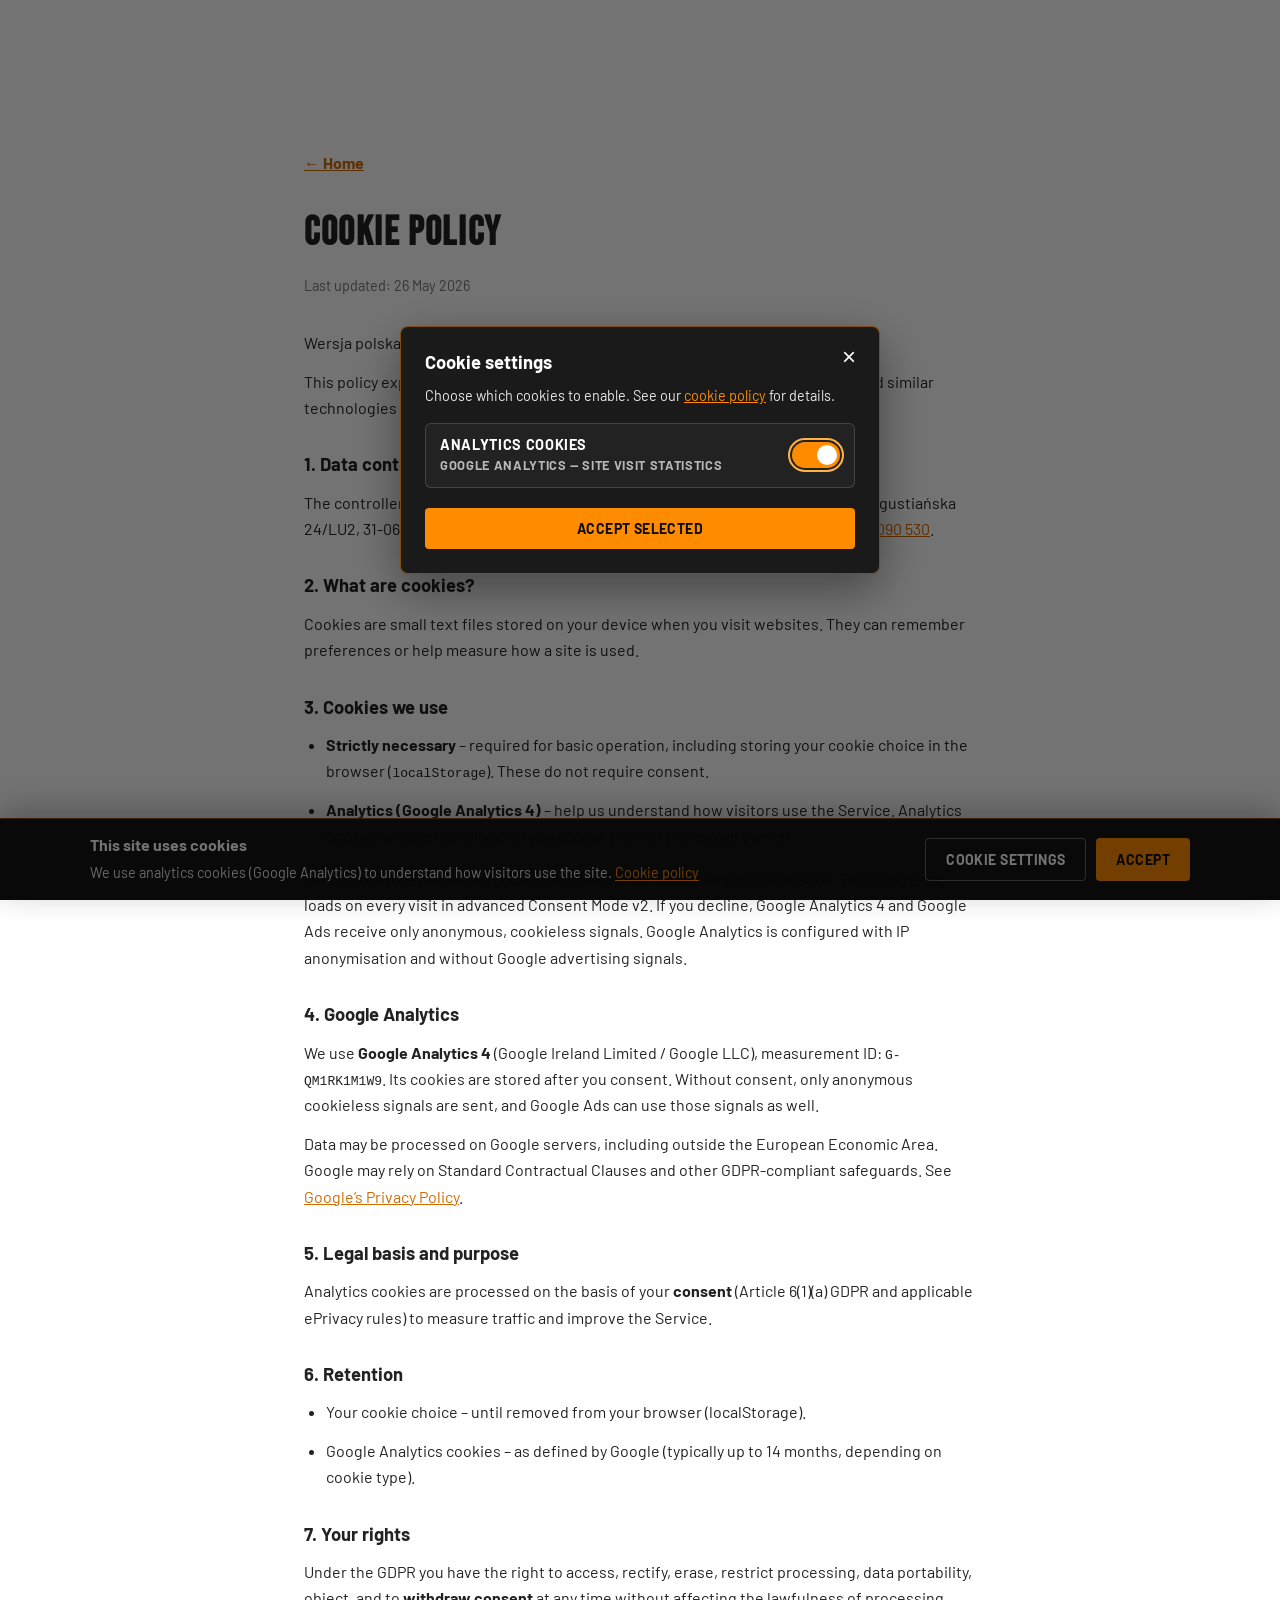
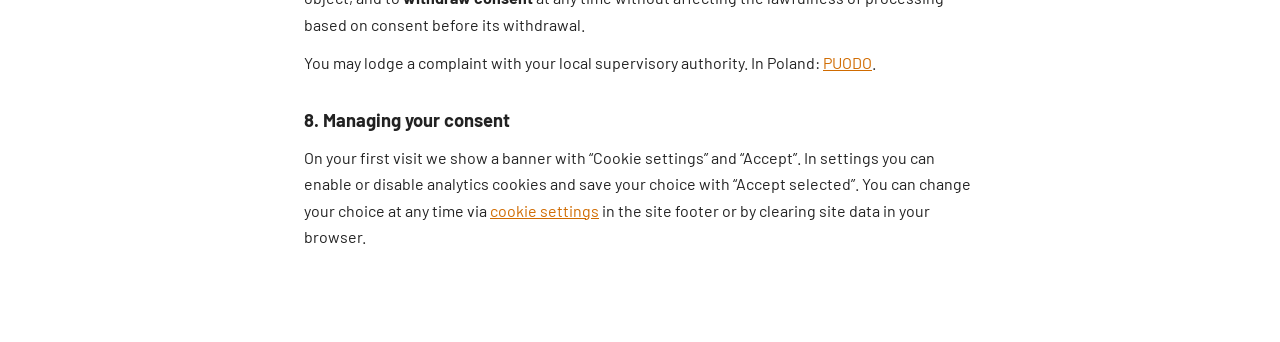
<file: cookie-policy.html>
<!DOCTYPE html>
<html lang="en">
<head>
  <script src="js/gtag-consent-default.js"></script>
  <meta charset="UTF-8" />
  <meta name="viewport" content="width=device-width, initial-scale=1.0" />
  <meta name="robots" content="index, follow" />
  <title>Cookie policy | Los Gorditos</title>
  <meta name="description" content="Cookie policy for Los Gorditos – Google Analytics, consent, and your rights under EU law." />
  <link rel="canonical" href="https://losgorditos.pl/cookie-policy.html" />
  <link rel="alternate" hreflang="pl" href="https://losgorditos.pl/polityka-cookies.html" />
  <link rel="alternate" hreflang="en" href="https://losgorditos.pl/cookie-policy.html" />
  <link rel="stylesheet" href="style.css" />
  <link rel="stylesheet" href="css/cookie-consent.css" />
  <style>
    .legal-page {
      max-width: 720px;
      margin: 0 auto;
      padding: calc(var(--nav-h, 110px) + 40px) 24px 80px;
      line-height: 1.65;
    }
    .legal-page h1 {
      font-family: var(--font-display);
      font-size: 2.5rem;
      letter-spacing: 0.04em;
      margin-bottom: 8px;
      color: var(--text);
    }
    .legal-page .legal-updated {
      color: var(--gray);
      font-size: 0.9rem;
      margin-bottom: 32px;
    }
    .legal-page h2 {
      font-size: 1.15rem;
      margin: 28px 0 10px;
      color: var(--text);
    }
    .legal-page p,
    .legal-page li {
      margin-bottom: 12px;
      color: var(--text);
    }
    .legal-page ul {
      list-style: disc;
      padding-left: 1.4rem;
      margin-bottom: 16px;
    }
    .legal-page a { color: var(--orange-dark); text-decoration: underline; }
    .legal-back {
      display: inline-block;
      margin-bottom: 24px;
      font-weight: 600;
      color: var(--orange-dark);
    }
  </style>
    <!-- Favicon -->
    <link rel="icon" type="image/png" sizes="32x32" href="images/favicon.png" />
    <link rel="icon" type="image/png" sizes="48x48" href="images/favicon-48.png" />
    <link rel="icon" type="image/png" sizes="192x192" href="images/favicon-192.png" />
    <link rel="apple-touch-icon" href="images/apple-touch-icon.png" />
</head>
<body>
  <main class="legal-page">
    <a class="legal-back" href="en.html">← Home</a>
    <h1>Cookie policy</h1>
    <p class="legal-updated">Last updated: 26 May 2026</p>


    <p>
      Wersja polska:
      <a href="polityka-cookies.html">Polityka cookies</a>.
    </p>

    <p>
      This policy explains how the website <strong>losgorditos.pl</strong>
      (the “Service”) uses cookies and similar technologies in connection with
      <strong>Los Gorditos</strong> restaurant.
    </p>

    <h2>1. Data controller</h2>
    <p>
      The controller of personal data processed via analytics cookies is
      Los Gorditos, Augustiańska 24/LU2, 31-064 Kraków, Poland,
      e-mail: <a href="mailto:losgorditos.pl@gmail.com">losgorditos.pl@gmail.com</a>,
      phone: <a href="tel:+48797090530">+48 797 090 530</a>.
    </p>

    <h2>2. What are cookies?</h2>
    <p>
      Cookies are small text files stored on your device when you visit websites.
      They can remember preferences or help measure how a site is used.
    </p>

    <h2>3. Cookies we use</h2>
    <ul>
      <li>
        <strong>Strictly necessary</strong> – required for basic operation, including
        storing your cookie choice in the browser (<code>localStorage</code>).
        These do not require consent.
      </li>
      <li>
        <strong>Analytics (Google Analytics 4)</strong> – help us understand how
        visitors use the Service. Analytics cookies are stored only after you
        accept them in the cookie banner.
      </li>
    </ul>
    <p>
      We do not store marketing cookies and we do not enable ad personalisation.
      The Google tag loads on every visit in advanced Consent Mode v2. If you
      decline, Google Analytics 4 and Google Ads receive only anonymous,
      cookieless signals. Google Analytics is configured with IP anonymisation
      and without Google advertising signals.
    </p>

    <h2>4. Google Analytics</h2>
    <p>
      We use <strong>Google Analytics 4</strong> (Google Ireland Limited / Google LLC),
      measurement ID: <code>G-QM1RK1M1W9</code>. Its cookies are stored after you
      consent. Without consent, only anonymous cookieless signals are sent, and
      Google Ads can use those signals as well.
    </p>
    <p>
      Data may be processed on Google servers, including outside the European
      Economic Area. Google may rely on Standard Contractual Clauses and other
      GDPR-compliant safeguards. See
      <a href="https://policies.google.com/privacy" target="_blank" rel="noopener noreferrer">Google’s Privacy Policy</a>.
    </p>

    <h2>5. Legal basis and purpose</h2>
    <p>
      Analytics cookies are processed on the basis of your <strong>consent</strong>
      (Article 6(1)(a) GDPR and applicable ePrivacy rules) to measure traffic
      and improve the Service.
    </p>

    <h2>6. Retention</h2>
    <ul>
      <li>Your cookie choice – until removed from your browser (localStorage).</li>
      <li>Google Analytics cookies – as defined by Google (typically up to 14 months, depending on cookie type).</li>
    </ul>

    <h2>7. Your rights</h2>
    <p>
      Under the GDPR you have the right to access, rectify, erase, restrict
      processing, data portability, object, and to <strong>withdraw consent</strong>
      at any time without affecting the lawfulness of processing based on consent
      before its withdrawal.
    </p>
    <p>
      You may lodge a complaint with your local supervisory authority. In Poland:
      <a href="https://uodo.gov.pl" target="_blank" rel="noopener noreferrer">PUODO</a>.
    </p>

    <h2>8. Managing your consent</h2>
    <p>
      On your first visit we show a banner with “Cookie settings” and “Accept”.
      In settings you can enable or disable analytics cookies and save your choice
      with “Accept selected”. You can change your choice at any time via
      <a href="#" data-cookie-settings>cookie settings</a> in the site footer
      or by clearing site data in your browser.
    </p>
  </main>

  <div id="cookie-banner" class="cookie-banner" hidden role="dialog" aria-labelledby="cookie-banner-title">
    <div class="cookie-banner__inner">
      <div class="cookie-banner__content">
        <p id="cookie-banner-title" class="cookie-banner__title">This site uses cookies</p>
        <p class="cookie-banner__text">
          We use analytics cookies (Google Analytics) to understand how visitors use the site.
          <a href="cookie-policy.html">Cookie policy</a>
        </p>
      </div>
      <div class="cookie-banner__actions">
        <button type="button" class="cookie-banner__btn cookie-banner__btn--secondary" id="cookie-open-settings">Cookie settings</button>
        <button type="button" class="cookie-banner__btn cookie-banner__btn--primary" id="cookie-accept-all">Accept</button>
      </div>
    </div>
  </div>

  <div id="cookie-settings-modal" class="cookie-modal" hidden role="dialog" aria-labelledby="cookie-modal-title" aria-modal="true">
    <div class="cookie-modal__backdrop" data-cookie-modal-close tabindex="-1"></div>
    <div class="cookie-modal__panel">
      <button type="button" class="cookie-modal__close" data-cookie-modal-close aria-label="Close">&times;</button>
      <h2 id="cookie-modal-title" class="cookie-modal__title">Cookie settings</h2>
      <p class="cookie-modal__text">
        Choose which cookies to enable. See our
        <a href="cookie-policy.html">cookie policy</a> for details.
      </p>
      <label class="cookie-banner__toggle-row" for="cookie-analytics-toggle">
        <span class="cookie-banner__toggle-text">
          <span class="cookie-banner__toggle-label">Analytics cookies</span>
          <span class="cookie-banner__toggle-hint">Google Analytics — site visit statistics</span>
        </span>
        <span class="cookie-banner__switch">
          <input type="checkbox" id="cookie-analytics-toggle" checked />
          <span class="cookie-banner__slider" aria-hidden="true"></span>
        </span>
      </label>
      <div class="cookie-modal__actions">
        <button type="button" class="cookie-banner__btn cookie-banner__btn--primary" id="cookie-accept-selected">Accept selected</button>
      </div>
    </div>
  </div>
  <script src="js/cookie-consent.js" defer></script>
</body>
</html>
</file>
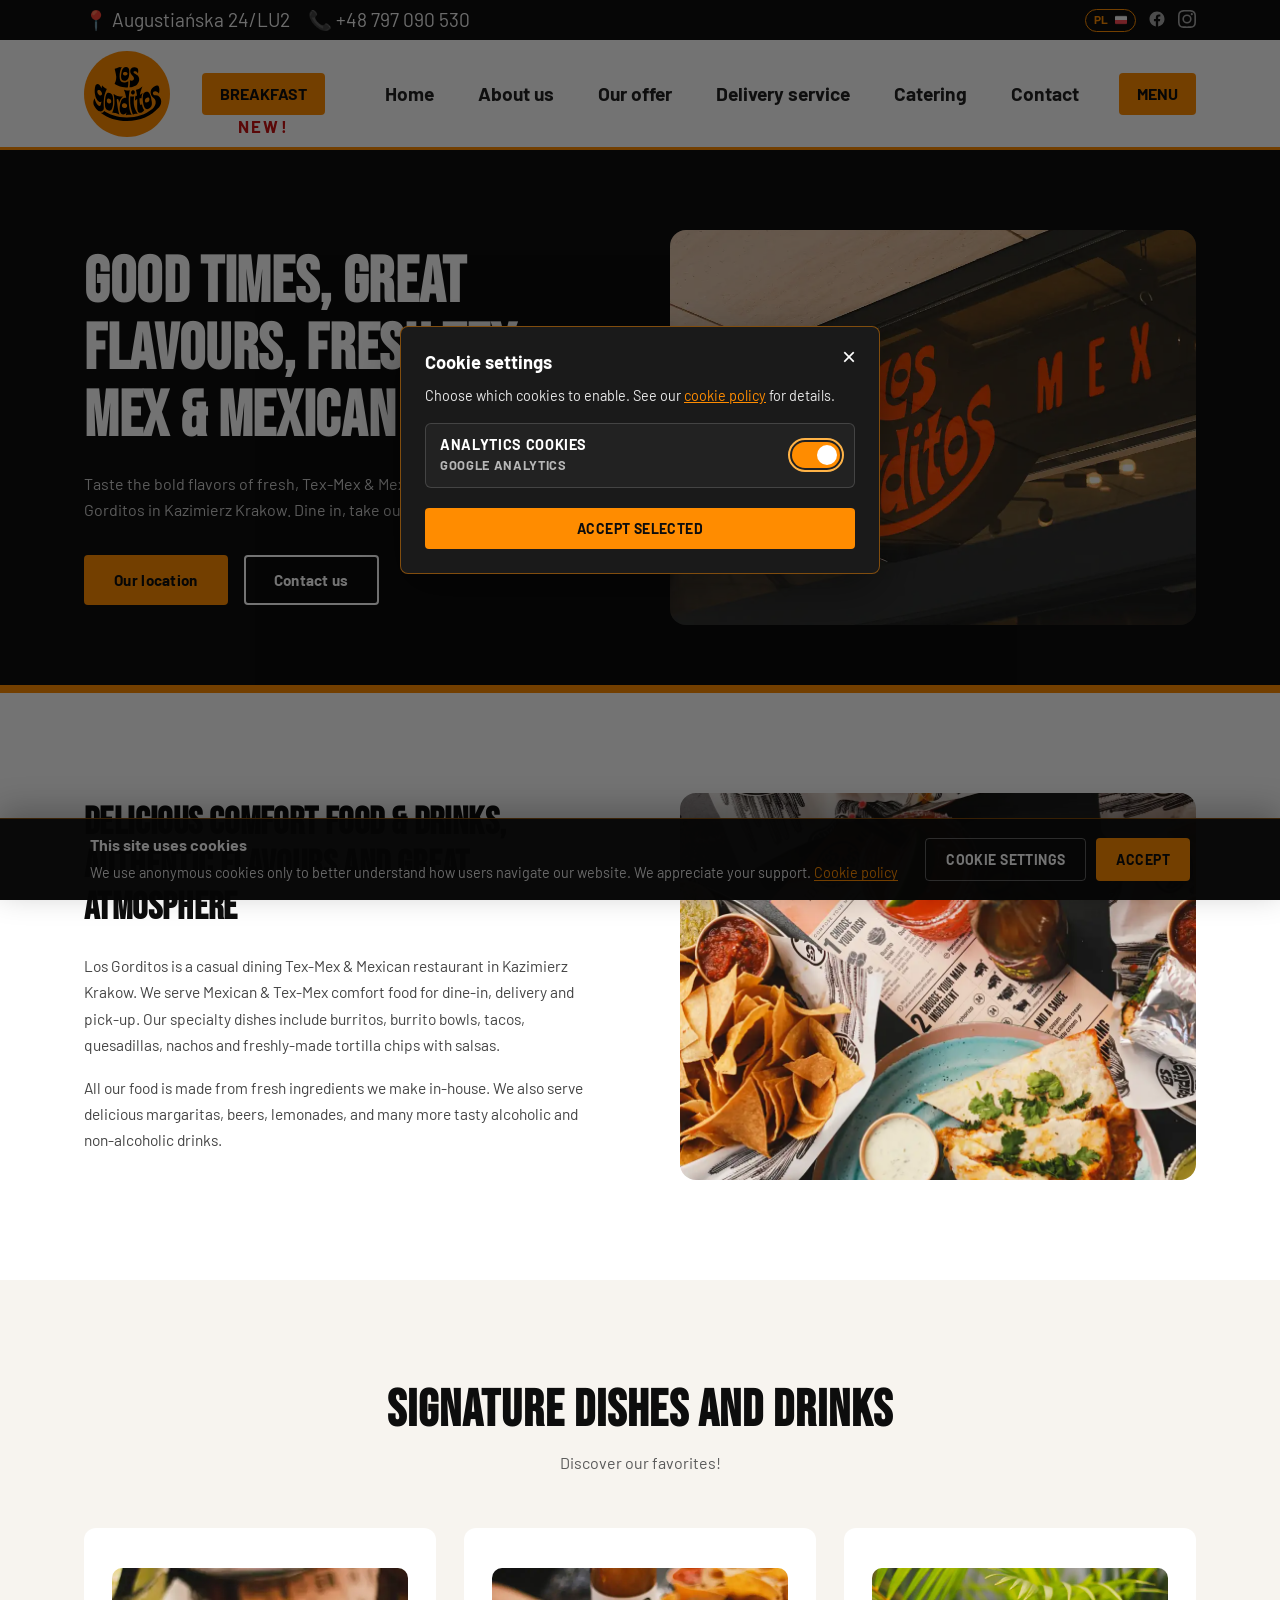
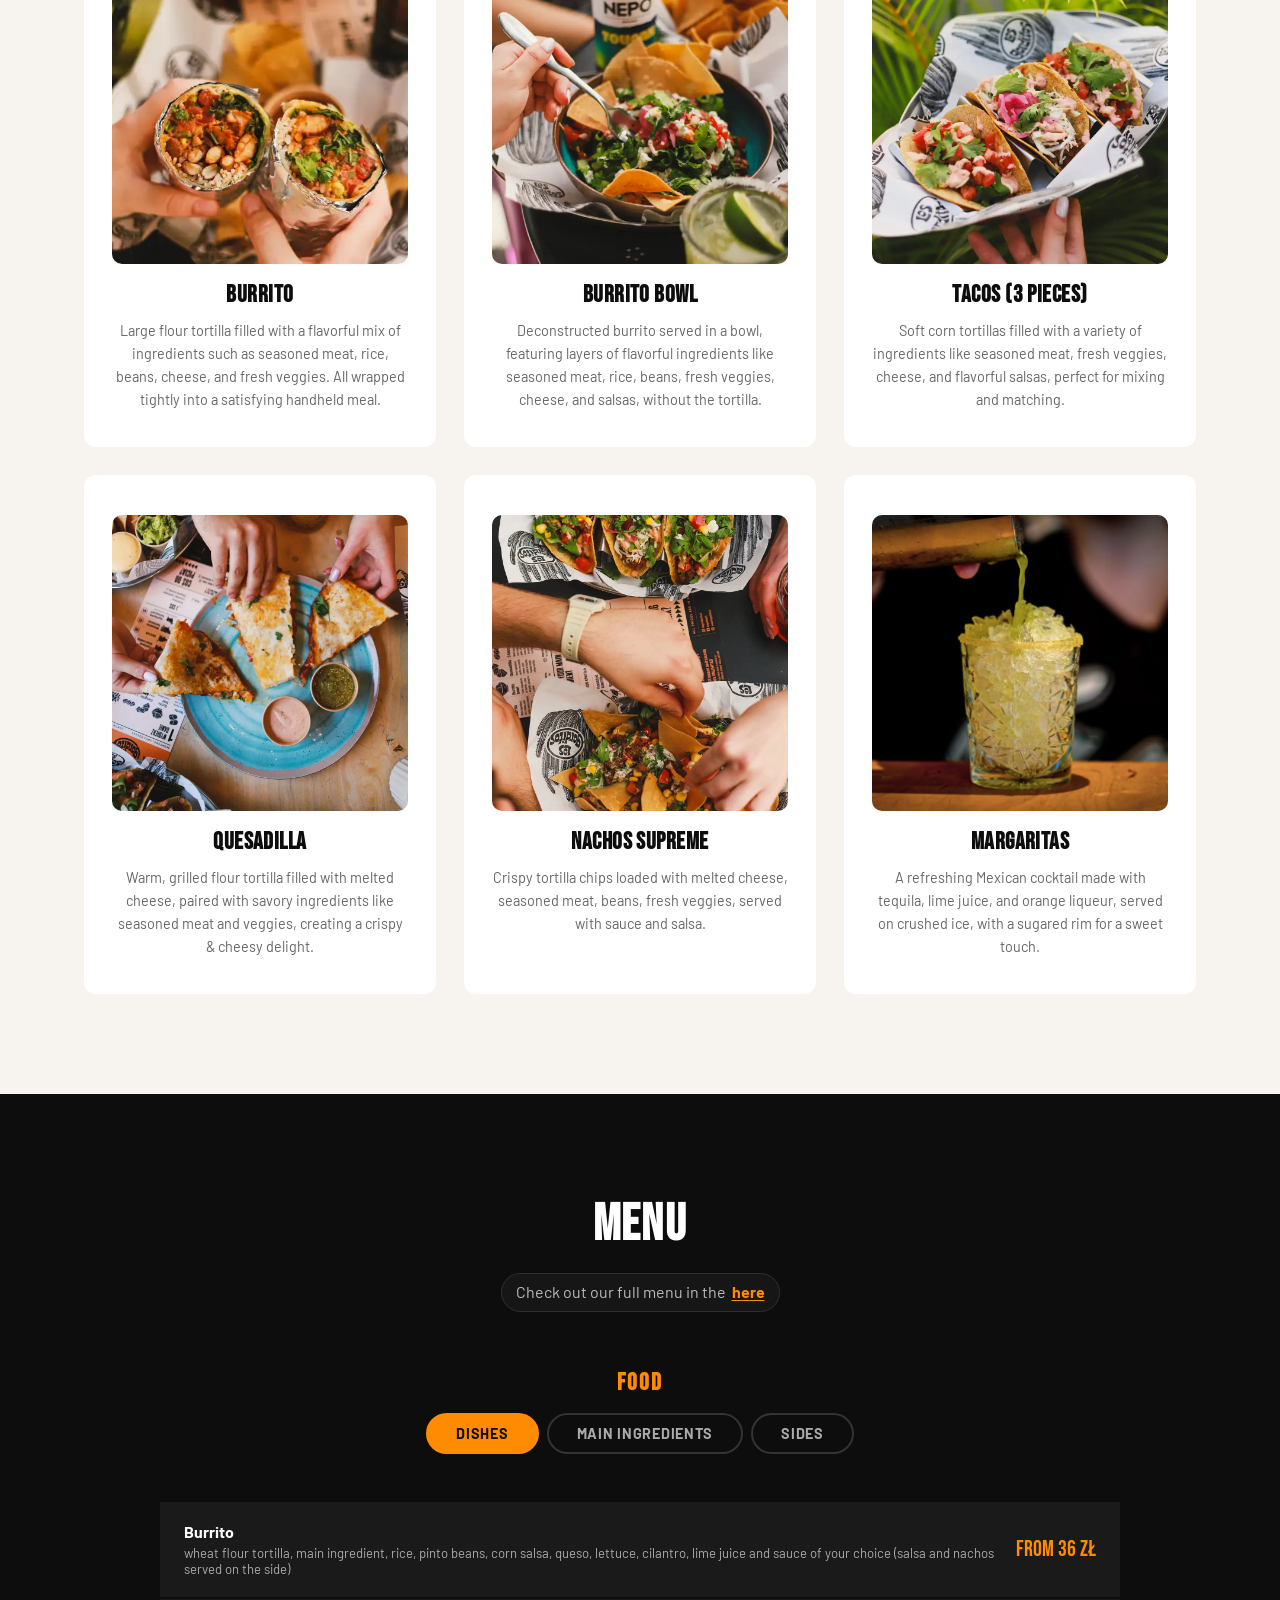
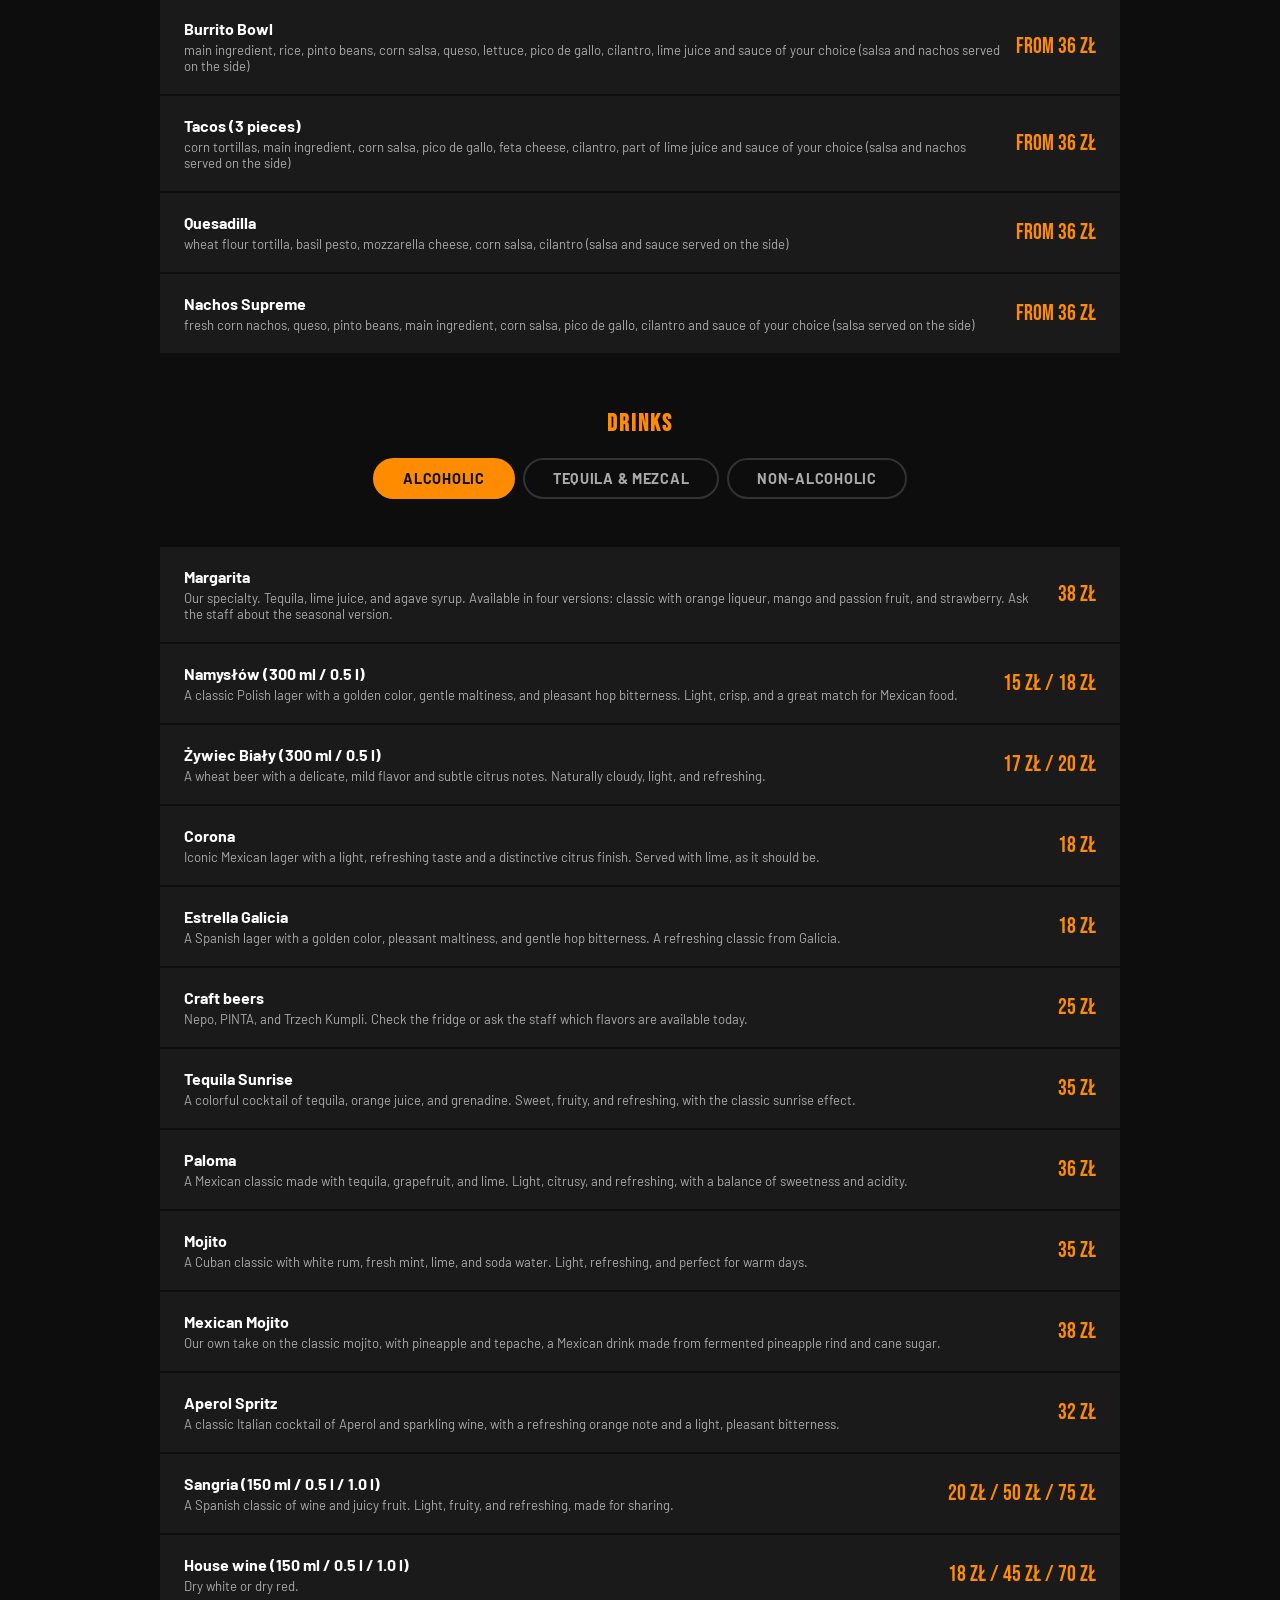
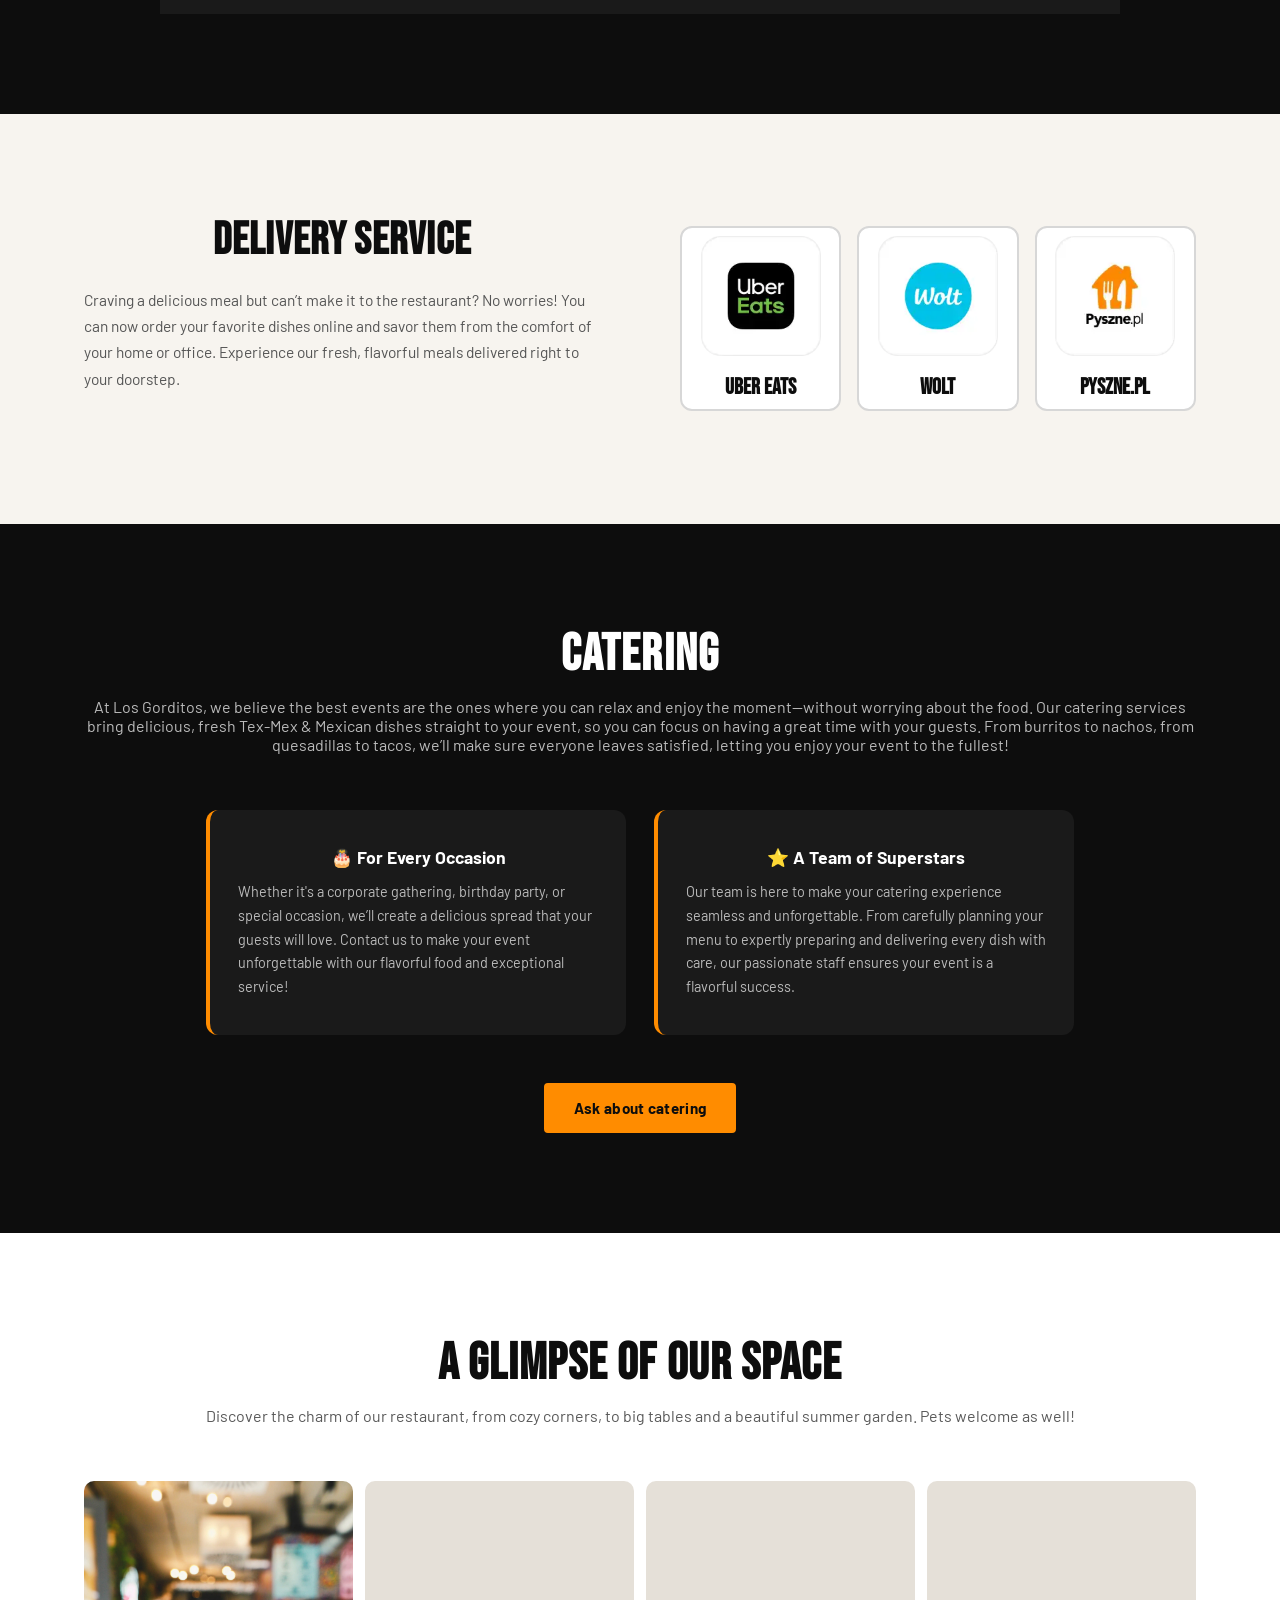
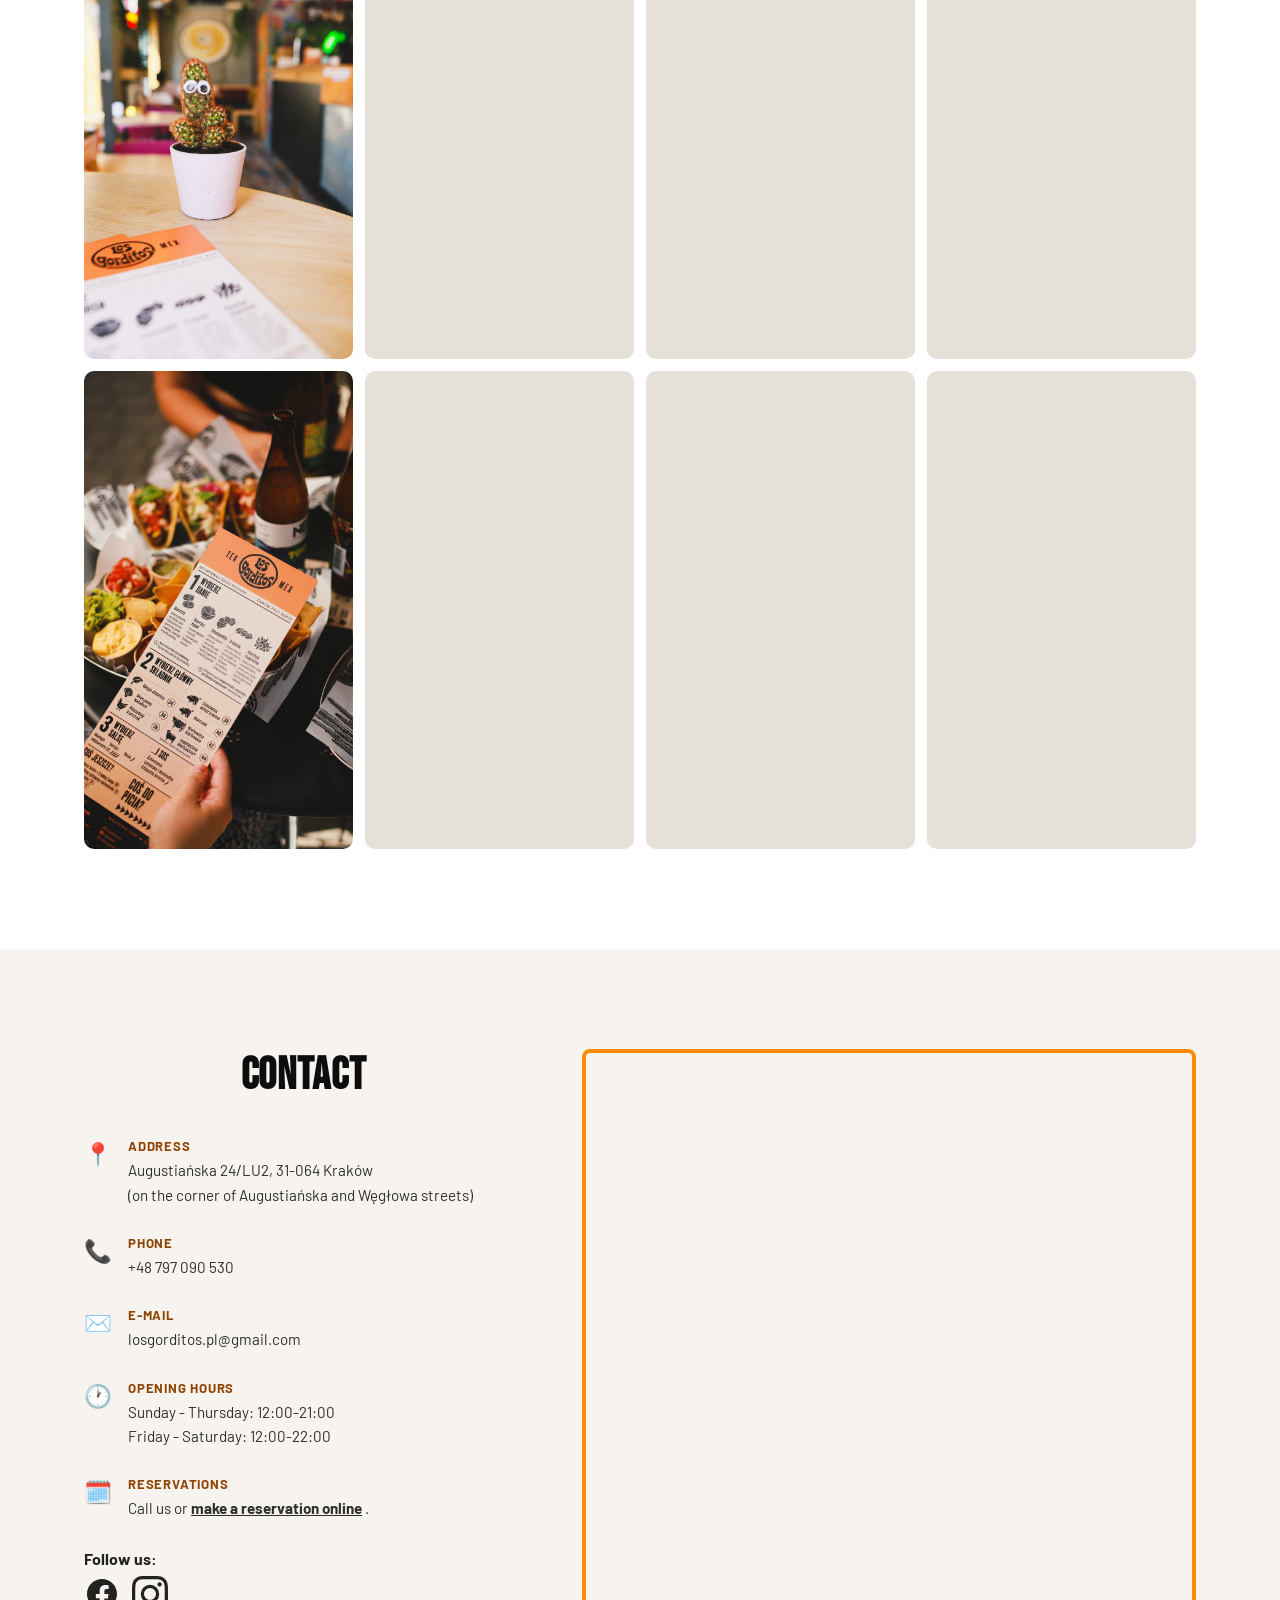
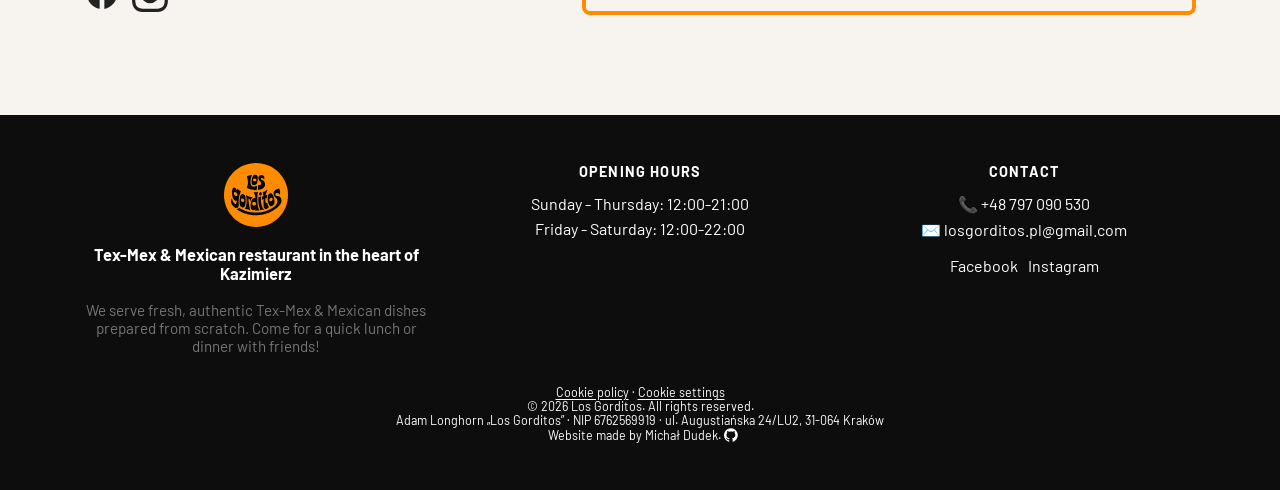
<file: en.html>
<!DOCTYPE html>
<html lang="en">

<head>

<script src="js/gtag-consent-default.js"></script>

<script type="application/ld+json">
{
  "@context": "https://schema.org",
  "@type": "Restaurant",
  "name": "Los Gorditos",
  "url": "https://losgorditos.pl/en",
  "logo": "https://losgorditos.pl/images/logo-losgorditos.svg",
  "image": "https://losgorditos.pl/images/logo-above-door.webp",
  "description": "Tex-Mex & Mexican restaurant in the heart of Kazimierz, Kraków. We serve the best burritos, tacos, quesadillas, nachos and margaritas.",
  "servesCuisine": ["Tex-Mex", "Mexican"],
  "priceRange": "$$",
  "telephone": "+48797090530",
  "email": "losgorditos.pl@gmail.com",
  "address": {
    "@type": "PostalAddress",
    "streetAddress": "Augustiańska 24/LU2",
    "addressLocality": "Kraków",
    "postalCode": "31-064",
    "addressCountry": "PL"
  },
  "geo": {
    "@type": "GeoCoordinates",
    "latitude": 50.04877,
    "longitude": 19.94220
  },
  "hasMap": "https://maps.app.goo.gl/PgwjpABLZufiH4pV9",
  "hasMenu": "https://losgorditos.pl/en.html#menu",
  "menu": "https://losgorditos.pl/en.html#menu",
  "currenciesAccepted": "PLN, BTC",
  "paymentAccepted": "Cash, Credit Card, Mobile Payment, Blik, Bitcoin",
  "openingHoursSpecification": [
    {
      "@type": "OpeningHoursSpecification",
      "dayOfWeek": ["Monday","Tuesday","Wednesday","Thursday","Sunday"],
      "opens": "12:00",
      "closes": "21:00"
    },
    {
      "@type": "OpeningHoursSpecification",
      "dayOfWeek": ["Friday","Saturday"],
      "opens": "12:00",
      "closes": "22:00"
    }
  ],
  "sameAs": [
    "https://www.facebook.com/losgorditosPL/",
    "https://www.instagram.com/losgorditos.krk.pl/"
  ]
}
</script>



  <meta charset="UTF-8" />
  <meta name="viewport" content="width=device-width, initial-scale=1.0" />
  <meta name="description" content="Los Gorditos is a Tex-Mex & Mexican restaurant in the heart of Kraków. Burrito, tacos, quesadillas, fresh ingredients and delivery. Check the menu and order online!" />
  <meta name="robots" content="index, follow" />
  <link rel="canonical" href="https://losgorditos.pl/en.html" />
  <link rel="alternate" hreflang="pl" href="https://losgorditos.pl/" />
  <link rel="alternate" hreflang="en" href="https://losgorditos.pl/en.html" />
  <link rel="alternate" hreflang="x-default" href="https://losgorditos.pl/" />
  <meta property="og:title" content="Los Gorditos – Tex-Mex & Mexican restaurant in the heart of Kraków" />
  <meta property="og:description" content="Los Gorditos is a Tex-Mex & Mexican restaurant in the heart of Kraków. Burrito, tacos, quesadillas, margaritas, fresh ingredients and delivery. Check the menu and visit us or order online!" />
  <meta property="og:image" content="https://losgorditos.pl/images/og-image.jpg" />
  <meta property="og:url" content="https://losgorditos.pl/en.html" />
  <meta property="og:type" content="website" />
  <meta name="geo.region" content="PL-MA" />
  <meta name="geo.placename" content="Kraków" />
  <meta name="geo.position" content="50.04877;19.94220" />
  <meta name="ICBM" content="50.04877, 19.94220" />


  <title>Los Gorditos –  Tex-Mex & Mexican restaurant in the heart of Kraków</title>

  <link rel="prefetch" href="/menu/menu-lg.pdf" as="document">
  <link rel="preload" href="fonts/BebasNeue-Regular.ttf" as="font" type="font/ttf" crossorigin>
  <link rel="preload" href="fonts/Barlow-Regular.ttf" as="font" type="font/ttf" crossorigin>
  <link rel="preload" href="fonts/Barlow-Bold.ttf" as="font" type="font/ttf" crossorigin>
  <link rel="preload" href="fonts/Barlow-Italic.ttf" as="font" type="font/ttf" crossorigin>

  <link rel="stylesheet" href="style.css" />
  <link rel="stylesheet" href="css/cookie-consent.css" />

    <!-- Favicon -->
    <link rel="icon" type="image/png" sizes="32x32" href="images/favicon.png" />
    <link rel="icon" type="image/png" sizes="48x48" href="images/favicon-48.png" />
    <link rel="icon" type="image/png" sizes="192x192" href="images/favicon-192.png" />
    <link rel="apple-touch-icon" href="images/apple-touch-icon.png" />
</head>
<body>

  <!-- TOP BAR -->
  <div class="topbar">
    <div class="topbar-inner">
      <span>
        <a href="https://www.google.com/maps/dir//''/data=!4m7!4m6!1m1!4e2!1m2!1m1!1s0x47165b8024930c9b:0x6c8ac083ad6fd7ee!3e0?g_mp=CiVnb29nbGUubWFwcy5wbGFjZXMudjEuUGxhY2VzLkdldFBsYWNlEAEYASAB">📍 Augustiańska 24/LU2</a>
      </span>
      <span class="topbar-hide-mobile">
        <a href="tel:+48797090530">📞 +48 797 090 530</a>
      </span>
      <span class="topbar-hide-mobile topbar-hide-email">
        <p><a href="mailto:losgorditos.pl@gmail.com">✉️ losgorditos.pl@gmail.com</a></p>
      </span>
      <div class="topbar-social">
        <a href="/index.html" class="topbar-lang-switch" aria-label="Polish version">PL <img src="images/flag-poland.webp" alt="" aria-hidden="true" class="flag-icon" /></a>
        <a href="https://www.facebook.com/losgorditosPL/" aria-label="Facebook" target="_blank" rel="noopener noreferrer">
          <svg width="18" height="18" fill="currentColor" viewBox="0 0 24 24"><path d="M22 12c0-5.52-4.48-10-10-10S2 6.48 2 12c0 4.99 3.66 9.12 8.44 9.88v-6.99H7.9v-2.89h2.54V9.84c0-2.51 1.49-3.89 3.78-3.89 1.09 0 2.24.2 2.24.2v2.46h-1.26c-1.24 0-1.63.77-1.63 1.56v1.88h2.77l-.44 2.89h-2.33v6.99C18.34 21.12 22 16.99 22 12z"/></svg>
        </a>
        <a href="https://www.instagram.com/losgorditos.krk.pl/" aria-label="Instagram" target="_blank" rel="noopener noreferrer">
          <svg width="18" height="18" fill="currentColor" viewBox="0 0 24 24"><path d="M12 2.163c3.204 0 3.584.012 4.85.07 3.252.148 4.771 1.691 4.919 4.919.058 1.265.069 1.645.069 4.849 0 3.205-.012 3.584-.069 4.849-.149 3.225-1.664 4.771-4.919 4.919-1.266.058-1.644.07-4.85.07-3.204 0-3.584-.012-4.849-.07-3.26-.149-4.771-1.699-4.919-4.92-.058-1.265-.07-1.644-.07-4.849 0-3.204.013-3.583.07-4.849.149-3.227 1.664-4.771 4.919-4.919 1.266-.057 1.645-.069 4.849-.069zM12 0C8.741 0 8.333.014 7.053.072 2.695.272.273 2.69.073 7.052.014 8.333 0 8.741 0 12c0 3.259.014 3.668.072 4.948.2 4.358 2.618 6.78 6.98 6.98C8.333 23.986 8.741 24 12 24c3.259 0 3.668-.014 4.948-.072 4.354-.2 6.782-2.618 6.979-6.98.059-1.28.073-1.689.073-4.948 0-3.259-.014-3.667-.072-4.947-.196-4.354-2.617-6.78-6.979-6.98C15.668.014 15.259 0 12 0zm0 5.838a6.162 6.162 0 100 12.324 6.162 6.162 0 000-12.324zM12 16a4 4 0 110-8 4 4 0 010 8zm6.406-11.845a1.44 1.44 0 100 2.881 1.44 1.44 0 000-2.881z"/></svg>
        </a>
      </div>
    </div>
  </div>

  <!-- NAVBAR -->
  <nav class="navbar" id="navbar">
    <div class="nav-inner">
      <a href="#" class="nav-logo">
        <img src="images/logo-losgorditos.svg" alt="Los Gorditos" onerror="this.style.display='none'; this.nextElementSibling.style.display='flex'" loading="eager" fetchpriority=high decoding="sync" width="86" height="86" />
      </a>
      <div class="nav-breakfast-wrap">
        <a href="breakfast/en.html" class="nav-breakfast">BREAKFAST</a>
        <!-- <a class="nav-breakfast">BREAKFAST</a>         -->
        <span class="nav-breakfast-badge">NEW!</span>
      </div>
      <a href="#menu" class="mobile-quick-menu">MENU</a>
      <button class="hamburger" id="hamburger" aria-label="Open navigation menu" aria-expanded="false" aria-controls="navLinks">
        <span></span><span></span><span></span>
      </button>
      <ul class="nav-links" id="navLinks">
        <li><a href="#">Home</a></li>
        <li><a href="#about">About us</a></li>
        <li><a href="#offer">Our offer</a></li>
        <li><a href="#delivery">Delivery service</a></li>
        <li><a href="#catering">Catering</a></li>
        <li><a href="#contact">Contact</a></li>
        <li><a href="#menu" class="btn-menu">MENU</a></li>
      </ul>
    </div>
  </nav>

  <!-- HERO -->
  <section class="hero" id="home">
    <div class="hero-content">
      <div class="hero-text">
        <h1 class="hero-title">Good times, great flavours, fresh Tex-Mex & Mexican cuisine</h1>
        <p class="hero-desc">Taste the bold flavors of fresh, Tex-Mex & Mexican cuisine at Los Gorditos in Kazimierz Krakow. Dine in, take out, or get it delivered!</p>
        <div class="hero-btns">
          <a href="https://maps.app.goo.gl/PgwjpABLZufiH4pV9" class="btn btn-primary" target="_blank" rel="noopener noreferrer">Our location</a>
          <a href="#contact" class="btn btn-outline">Contact us</a>
        </div>
      </div>
      <div class="hero-img">
        <div class="hero-img-frame">
          <img src="images/logo-above-door.webp" alt="Entrance to Los Gorditos restaurant in Kazimierz" loading="eager" fetchpriority="high" decoding="sync" width="960" height="720" />
        </div>
      </div>
    </div>
    <div class="hero-stripe"></div>
  </section>

  <!-- ABOUT -->
  <section class="about" id="about">
    <div class="container about-grid">
      <div class="about-text">
        <h2>Delicious comfort food & drinks, authentic flavours and great atmosphere</h2>
        <p>Los Gorditos is a casual dining Tex-Mex & Mexican restaurant in Kazimierz Krakow. We serve Mexican & Tex-Mex comfort food for dine-in, delivery and pick-up. Our specialty dishes include burritos, burrito bowls, tacos, quesadillas, nachos and freshly-made tortilla chips with salsas.</p>
        <p>All our food is made from fresh ingredients we make in-house. We also serve delicious margaritas, beers, lemonades, and many more tasty alcoholic and non-alcoholic drinks.</p>
      </div>
      <div class="about-img">
        <img src="images/food-picture-1.webp" srcset="images/food-picture-1-640.webp 640w, images/food-picture-1-960.webp 960w, images/food-picture-1-1280.webp 1280w" sizes="(max-width: 700px) 92vw, (max-width: 1100px) 70vw, 45vw" alt="Los Gorditos food" onerror="this.parentElement.classList.add('img-placeholder')" loading="lazy" decoding="async" width="960" height="720"/>
      </div>
    </div>
  </section>

  <!-- OFFER -->
  <section class="offer" id="offer">
    <div class="container">
      <div class="section-header">
        <h2>Signature dishes and drinks</h2>
        <p>Discover our favorites!</p>
      </div>
      <div class="offer-grid">
        <div class="offer-card">
          <img src="images/burrito-1.webp" srcset="images/burrito-1-640.webp 640w, images/burrito-1-960.webp 960w, images/burrito-1-1280.webp 1280w" sizes="(max-width: 700px) 92vw, (max-width: 1100px) 70vw, 45vw" alt="Burrito" class="offer-img" loading="lazy" decoding="async" width="960" height="720"/>
          <h3>Burrito</h3>
          <p>Large flour tortilla filled with a flavorful mix of ingredients such as seasoned meat, rice, beans, cheese, and fresh veggies. All wrapped tightly into a satisfying handheld meal.</p>
        </div>
         <div class="offer-card">
          <img src="images/burrito-bowl-1.webp" srcset="images/burrito-bowl-1-640.webp 640w, images/burrito-bowl-1-960.webp 960w, images/burrito-bowl-1-1280.webp 1280w" sizes="(max-width: 700px) 92vw, (max-width: 1100px) 70vw, 45vw" alt="Burrito Bowl" class="offer-img" loading="lazy" decoding="async" width="960" height="720"/>
          <h3>Burrito bowl</h3>
          <p>Deconstructed burrito served in a bowl, featuring layers of flavorful ingredients like seasoned meat, rice, beans, fresh veggies, cheese, and salsas, without the tortilla.</p>
        </div>
        <div class="offer-card">
          <img src="images/tacos-1.webp" srcset="images/tacos-1-640.webp 640w, images/tacos-1-960.webp 960w, images/tacos-1-1280.webp 1280w" sizes="(max-width: 700px) 92vw, (max-width: 1100px) 70vw, 45vw" alt="Tacos" class="offer-img" loading="lazy" decoding="async" width="960" height="720" />
          <h3>Tacos (3 pieces)</h3>
          <p>Soft corn tortillas filled with a variety of ingredients like seasoned meat, fresh veggies, cheese, and flavorful salsas, perfect for mixing and matching.</p>
        </div>
        <div class="offer-card">
          <img src="images/quesadilla-1.webp" srcset="images/quesadilla-1-640.webp 640w, images/quesadilla-1-960.webp 960w, images/quesadilla-1-1280.webp 1280w" sizes="(max-width: 700px) 92vw, (max-width: 1100px) 70vw, 45vw" alt="Quesadillas" class="offer-img" loading="lazy" decoding="async" width="960" height="720"/>
          <h3>Quesadilla</h3>
          <p>Warm, grilled flour tortilla filled with melted cheese, paired with savory ingredients like seasoned meat and veggies, creating a crispy & cheesy delight.</p>
        </div>
        <div class="offer-card">
          <img src="images/nachos-supreme-1.webp" srcset="images/nachos-supreme-1-640.webp 640w, images/nachos-supreme-1-960.webp 960w, images/nachos-supreme-1-1280.webp 1280w" sizes="(max-width: 700px) 92vw, (max-width: 1100px) 70vw, 45vw" alt="Nachos" class="offer-img" loading="lazy" decoding="async" width="960" height="720"  />
          <h3>Nachos supreme</h3>
          <p>Crispy tortilla chips loaded with melted cheese, seasoned meat, beans, fresh veggies, served with sauce and salsa.</p>
        </div>
        <div class="offer-card">
          <img src="images/margarita-1.webp" srcset="images/margarita-1-640.webp 640w, images/margarita-1-960.webp 960w, images/margarita-1-1280.webp 1280w" sizes="(max-width: 700px) 92vw, (max-width: 1100px) 70vw, 45vw" alt="Margarita" class="offer-img" loading="lazy" decoding="async" width="960" height="720"/>
          <h3>Margaritas</h3>
          <p>A refreshing Mexican cocktail made with tequila, lime juice, and orange liqueur, served on crushed ice, with a sugared rim for a sweet touch.</p>
        </div>
      </div>
    </div>
  </section>

  <!-- MENU SECTION -->
  <section class="menu-section" id="menu">
      <div class="section-header light">

        <h2>Menu</h2>
        <p class="menu-subtitle">Check out our full menu in the <a href="/menu/menu-lg.pdf" target="_blank" rel="noopener noreferrer">here</a></p>
      </div>
      <h3 class="menu-group-heading">FOOD</h3>
      <div class="menu-tabs" role="tablist" aria-label="Menu categories">
        <button class="tab active" data-tab="main" role="tab" aria-selected="true" aria-controls="tab-main" id="tab-btn-main">Dishes</button>
        <button class="tab" data-tab="sides" role="tab" aria-selected="false" aria-controls="tab-sides" id="tab-btn-sides">Main Ingredients</button>
        <button class="tab" data-tab="drinks" role="tab" aria-selected="false" aria-controls="tab-drinks" id="tab-btn-drinks">Sides</button>
      </div>
      <div class="menu-content active" id="tab-main" role="tabpanel" aria-labelledby="tab-btn-main">
        <div class="menu-grid">
          <div class="menu-item">
            <div class="menu-item-info"><h4>Burrito</h4><p>wheat flour tortilla, main ingredient, rice, pinto beans, corn salsa, queso, lettuce, cilantro, lime juice and sauce of your choice (salsa and nachos served on the side)</p></div>
            <span class="menu-price">from 36 zł</span>
          </div>
          <div class="menu-item">
            <div class="menu-item-info"><h4>Burrito Bowl</h4><p>main ingredient, rice, pinto beans, corn salsa, queso, lettuce, pico de gallo, cilantro, lime juice and sauce of your choice (salsa and nachos served on the side)</p></div>
            <span class="menu-price">from 36 zł</span>
          </div>
          <div class="menu-item">
            <div class="menu-item-info"><h4>Tacos (3 pieces)</h4><p>corn tortillas, main ingredient, corn salsa, pico de gallo, feta cheese, cilantro, part of lime juice and sauce of your choice (salsa and nachos served on the side)</p></div>
            <span class="menu-price">from 36 zł</span>
          </div>
          <div class="menu-item">
            <div class="menu-item-info"><h4>Quesadilla</h4><p>wheat flour tortilla, basil pesto, mozzarella cheese, corn salsa, cilantro (salsa and sauce served on the side)</p></div>
            <span class="menu-price">from 36 zł</span>
          </div>
          <div class="menu-item">
            <div class="menu-item-info"><h4>Nachos Supreme</h4><p>fresh corn nachos, queso, pinto beans, main ingredient, corn salsa, pico de gallo, cilantro and sauce of your choice (salsa served on the side)</p></div>
            <span class="menu-price">from 36 zł</span>
          </div>
        </div>
      </div>
      <div class="menu-content" id="tab-sides" role="tabpanel" aria-labelledby="tab-btn-sides">
        <div class="menu-grid">
          <div class="menu-item">
            <div class="menu-item-info"><h4>Vege chorizo</h4><p>A delicious plant-based option, this spicy and savory soy chorizo is made with high-quality ingredients for a satisfying vegetarian choice.</p></div>
            <span class="menu-price">36 zł</span>
          </div>
          <div class="menu-item">
            <div class="menu-item-info"><h4>Roasted cauliflower</h4><p>A flavorful, charred cauliflower option that’s perfect for those looking for a lighter, veggie-packed choice.</p></div>
            <span class="menu-price">38 zł</span>
          </div>
          <div class="menu-item">
            <div class="menu-item-info"><h4>Roasted chicken</h4><p>Juicy, perfectly roasted, seasoned chicken, that is savory and satisfying with every bite.</p></div>
            <span class="menu-price">38 zł</span>
          </div>
          <div class="menu-item">
            <div class="menu-item-info"><h4>Pulled pork</h4><p>Slow-braised, flavorful pulled pork that’s smoky, tender, and packed with rich taste.</p></div>
            <span class="menu-price">40 zł</span>
          </div>
          <div class="menu-item">
            <div class="menu-item-info"><h4>Pork steak</h4><p>Juicy, tender and slightly spicy pork steak, perfect for meat lovers.</p></div>
            <span class="menu-price">42 zł</span>
          </div>
          <div class="menu-item">
            <div class="menu-item-info"><h4>Beef Barbacoa</h4><p>Tender, slow-cooked beef marinated in rich spices for a melt-in-your-mouth experience.</p></div>
            <span class="menu-price">46 zł</span>
          </div>
          <div class="menu-item">
            <div class="menu-item-info"><h4>Lamb Barbacoa*</h4><p>A unique twist on the classic barbacoa, featuring succulent lamb cooked to perfection with earthy, aromatic seasonings.<br><br>*Served with cabbage and pickled onion in burrito and tacos.</p></div>
            <span class="menu-price">48 zł</span>
          </div>
        </div>
      </div>
      <div class="menu-content" id="tab-drinks" role="tabpanel" aria-labelledby="tab-btn-drinks">
        <div class="menu-grid">
          <div class="menu-item">
            <div class="menu-item-info"><h4>Salsa Mango</h4><p>A sweet and tangy combination of ripe mangoes, cilantro, and lime, adding a tropical flair to any dish.</p></div>
            <span class="menu-price">unlimited</span>
          </div>
          <div class="menu-item">
            <div class="menu-item-info"><h4>Salsa Verde</h4><p>A zesty, tangy salsa made with tomatillos and cilantro for a refreshing kick.</p></div>
            <span class="menu-price">unlimited</span>
          </div>
          <div class="menu-item">
            <div class="menu-item-info"><h4>Salsa Roja</h4><p>Rich and smoky, this tomato-based salsa is the perfect balance of savory and spicy.</p></div>
            <span class="menu-price">unlimited</span>
          </div>
          <div class="menu-item">
            <div class="menu-item-info"><h4>Salsa Habanero</h4><p>For the bold and adventurous, our habanero salsa packs a serious heat and deep flavor. Definitely not for the faint of heart!</p></div>
            <span class="menu-price">unlimited</span>
          </div>
                    <div class="menu-item">
            <div class="menu-item-info"><h4>Sour Cream</h4><p>Smooth and creamy, the perfect cooling complement to your spicy salsas and dishes.</p></div>
            <span class="menu-price">unlimited</span>
          </div>
          <div class="menu-item">
            <div class="menu-item-info"><h4>Garlic Cream</h4><p>A creamy sauce made with sour cream and mayonnaise, blended with fresh garlic and a carefully balanced mix of seasonings. Rich in flavor yet pleasantly mild, it pairs perfectly with our dishes..</p></div>
            <span class="menu-price">bez limitu</span>
          </div>
          <div class="menu-item">
            <div class="menu-item-info"><h4>Lime & Cilantro Cream</h4><p>A refreshing, tangy sauce with cilantro and lime, adding a burst of brightness to your meal.</p></div>
            <span class="menu-price">unlimited</span>
          </div>
          <div class="menu-item">
            <div class="menu-item-info"><h4>Chipotle Cream</h4><p>A smoky, spicy twist on traditional sour cream, bringing depth and flavor to every bite.</p></div>
            <span class="menu-price">unlimited</span>
          </div>
          <div class="menu-item">
            <div class="menu-item-info"><h4>Guacamole</h4><p>Made fresh daily, our creamy, flavorful guacamole is the perfect addition to any dish or a tasty dip on its own.</p></div>
            <span class="menu-price">14 zł</span>
          </div>
          <div class="menu-item">
            <div class="menu-item-info"><h4>Queso</h4><p>Rich and velvety, this cheesy goodness is a must for nachos or as an extra indulgence on your meal</p></div>
            <span class="menu-price">12 zł</span>
          </div>
        </div>
      </div>
      <h3 class="menu-group-heading menu-group-heading-drinks">DRINKS</h3>
      <div class="menu-tabs menu-tabs-drinks" role="tablist" aria-label="Drink categories">
        <button class="tab active" data-tab="alcoholic" role="tab" aria-selected="true" aria-controls="tab-alcoholic" id="tab-btn-alcoholic">ALCOHOLIC</button>
        <button class="tab" data-tab="tequila-mezcal" role="tab" aria-selected="false" aria-controls="tab-tequila-mezcal" id="tab-btn-tequila-mezcal">TEQUILA &amp; MEZCAL</button>
        <button class="tab" data-tab="non-alcoholic" role="tab" aria-selected="false" aria-controls="tab-non-alcoholic" id="tab-btn-non-alcoholic">NON-ALCOHOLIC</button>
      </div>
      <div class="menu-content" id="tab-non-alcoholic" role="tabpanel" aria-labelledby="tab-btn-non-alcoholic">
        <div class="menu-grid">
          <div class="menu-item">
            <div class="menu-item-info"><h4>Homemade lemonade (350 ml / 0.5 l / 1.0 l)</h4><p>Available in four versions: classic lemon-orange, mango and passion fruit, and strawberry. Ask the staff about the seasonal version.</p></div>
            <span class="menu-price">20 zł / 27 zł / 45 zł</span>
          </div>
          <div class="menu-item">
            <div class="menu-item-info"><h4>Jarritos</h4><p>Mexican fruit sodas. Available in Mexican cola, pineapple, grapefruit, lime, tamarind, strawberry, mandarin, guava, and mango.</p></div>
            <span class="menu-price">20 zł</span>
          </div>
          <div class="menu-item">
            <div class="menu-item-info"><h4>Soft drinks</h4><p>Coca-Cola, Coca-Cola Zero, Fanta, Sprite, Kinley Tonic, Cappy, Fuzetea. (250 ml)</p></div>
            <span class="menu-price">12 zł</span>
          </div>
          <div class="menu-item">
            <div class="menu-item-info"><h4>Corona 0%</h4><p>Iconic Mexican lager with a light, refreshing taste and a distinctive citrus finish. Served with lime, as it should be.</p></div>
            <span class="menu-price">18 zł</span>
          </div>
          <div class="menu-item">
            <div class="menu-item-info"><h4>Estrella Galicia 0%</h4><p>Spanish non-alcoholic beer with a light, refreshing taste and gentle bitterness. A good choice for anyone who wants classic beer flavor without the alcohol.</p></div>
            <span class="menu-price">18 zł</span>
          </div>
          <div class="menu-item">
            <div class="menu-item-info"><h4>Craft beers 0%</h4><p>Nepo, PINTA, and Trzech Kumpli. Check the fridge or ask the staff which flavors are available today.</p></div>
            <span class="menu-price">25 zł</span>
          </div>
          <div class="menu-item">
            <div class="menu-item-info"><h4>Water (0.5 l / 1.0 l)</h4><p>Sparkling or still.</p></div>
            <span class="menu-price">6 zł / 12 zł</span>
          </div>
          <div class="menu-item">
            <div class="menu-item-info"><h4>Espresso / Double espresso</h4><p>We use beans from <a href="https://www.instagram.com/garage_coffee_equipment/" target="_blank" rel="noopener noreferrer">Garage Coffee Roasters</a>.</p></div>
            <span class="menu-price">8 zł / 14 zł</span>
          </div>
          <div class="menu-item">
            <div class="menu-item-info"><h4>Americano</h4><p></p></div>
            <span class="menu-price">14 zł</span>
          </div>
          <div class="menu-item">
            <div class="menu-item-info"><h4>Cappuccino</h4><p></p></div>
            <span class="menu-price">15 zł</span>
          </div>
          <div class="menu-item">
            <div class="menu-item-info"><h4>Flat white</h4><p></p></div>
            <span class="menu-price">17 zł</span>
          </div>
          <div class="menu-item">
            <div class="menu-item-info"><h4>Tea</h4><p></p></div>
            <span class="menu-price">14 zł</span>
          </div>
        </div>
      </div>
      <div class="menu-content active" id="tab-alcoholic" role="tabpanel" aria-labelledby="tab-btn-alcoholic">
        <div class="menu-grid">
          <div class="menu-item">
            <div class="menu-item-info"><h4>Margarita</h4><p>Our specialty. Tequila, lime juice, and agave syrup. Available in four versions: classic with orange liqueur, mango and passion fruit, and strawberry. Ask the staff about the seasonal version.</p></div>
            <span class="menu-price">38 zł</span>
          </div>
          <div class="menu-item">
            <div class="menu-item-info"><h4>Namysłów (300 ml / 0.5 l)</h4><p>A classic Polish lager with a golden color, gentle maltiness, and pleasant hop bitterness. Light, crisp, and a great match for Mexican food.</p></div>
            <span class="menu-price">15 zł / 18 zł</span>
          </div>
          <div class="menu-item">
            <div class="menu-item-info"><h4>Żywiec Biały (300 ml / 0.5 l)</h4><p>A wheat beer with a delicate, mild flavor and subtle citrus notes. Naturally cloudy, light, and refreshing.</p></div>
            <span class="menu-price">17 zł / 20 zł</span>
          </div>
          <div class="menu-item">
            <div class="menu-item-info"><h4>Corona</h4><p>Iconic Mexican lager with a light, refreshing taste and a distinctive citrus finish. Served with lime, as it should be.</p></div>
            <span class="menu-price">18 zł</span>
          </div>
          <div class="menu-item">
            <div class="menu-item-info"><h4>Estrella Galicia</h4><p>A Spanish lager with a golden color, pleasant maltiness, and gentle hop bitterness. A refreshing classic from Galicia.</p></div>
            <span class="menu-price">18 zł</span>
          </div>
          <div class="menu-item">
            <div class="menu-item-info"><h4>Craft beers</h4><p>Nepo, PINTA, and Trzech Kumpli. Check the fridge or ask the staff which flavors are available today.</p></div>
            <span class="menu-price">25 zł</span>
          </div>
          <div class="menu-item">
            <div class="menu-item-info"><h4>Tequila Sunrise</h4><p>A colorful cocktail of tequila, orange juice, and grenadine. Sweet, fruity, and refreshing, with the classic sunrise effect.</p></div>
            <span class="menu-price">35 zł</span>
          </div>
          <div class="menu-item">
            <div class="menu-item-info"><h4>Paloma</h4><p>A Mexican classic made with tequila, grapefruit, and lime. Light, citrusy, and refreshing, with a balance of sweetness and acidity.</p></div>
            <span class="menu-price">36 zł</span>
          </div>
          <div class="menu-item">
            <div class="menu-item-info"><h4>Mojito</h4><p>A Cuban classic with white rum, fresh mint, lime, and soda water. Light, refreshing, and perfect for warm days.</p></div>
            <span class="menu-price">35 zł</span>
          </div>
          <div class="menu-item">
            <div class="menu-item-info"><h4>Mexican Mojito</h4><p>Our own take on the classic mojito, with pineapple and tepache, a Mexican drink made from fermented pineapple rind and cane sugar.</p></div>
            <span class="menu-price">38 zł</span>
          </div>
          <div class="menu-item">
            <div class="menu-item-info"><h4>Aperol Spritz</h4><p>A classic Italian cocktail of Aperol and sparkling wine, with a refreshing orange note and a light, pleasant bitterness.</p></div>
            <span class="menu-price">32 zł</span>
          </div>
          <div class="menu-item">
            <div class="menu-item-info"><h4>Sangria (150 ml / 0.5 l / 1.0 l)</h4><p>A Spanish classic of wine and juicy fruit. Light, fruity, and refreshing, made for sharing.</p></div>
            <span class="menu-price">20 zł / 50 zł / 75 zł</span>
          </div>
          <div class="menu-item">
            <div class="menu-item-info"><h4>House wine (150 ml / 0.5 l / 1.0 l)</h4><p>Dry white or dry red.</p></div>
            <span class="menu-price">18 zł / 45 zł / 70 zł</span>
          </div>
        </div>
      </div>
      <div class="menu-content" id="tab-tequila-mezcal" role="tabpanel" aria-labelledby="tab-btn-tequila-mezcal">
        <div class="menu-grid">
          <div class="menu-item">
            <div class="menu-item-info"><h4>Patron Silver</h4><p></p></div>
            <span class="menu-price">32 zł</span>
          </div>
          <div class="menu-item">
            <div class="menu-item-info"><h4>Patron Reposado</h4><p></p></div>
            <span class="menu-price">33 zł</span>
          </div>
          <div class="menu-item">
            <div class="menu-item-info"><h4>Patron Anejo</h4><p></p></div>
            <span class="menu-price">34 zł</span>
          </div>
          <div class="menu-item">
            <div class="menu-item-info"><h4>Espolon Silver</h4><p></p></div>
            <span class="menu-price">29 zł</span>
          </div>
          <div class="menu-item">
            <div class="menu-item-info"><h4>Espolon Reposado</h4><p></p></div>
            <span class="menu-price">30 zł</span>
          </div>
          <div class="menu-item">
            <div class="menu-item-info"><h4>Rooster Rojo Blanco</h4><p></p></div>
            <span class="menu-price">25 zł</span>
          </div>
          <div class="menu-item">
            <div class="menu-item-info"><h4>Rooster Rojo Reposado</h4><p></p></div>
            <span class="menu-price">27 zł</span>
          </div>
          <div class="menu-item">
            <div class="menu-item-info"><h4>Rooster Rojo Anejo</h4><p></p></div>
            <span class="menu-price">30 zł</span>
          </div>
          <div class="menu-item">
            <div class="menu-item-info"><h4>Rooster Rojo Ahumado</h4><p></p></div>
            <span class="menu-price">29 zł</span>
          </div>
          <div class="menu-item">
            <div class="menu-item-info"><h4>Rooster Rojo Smoked Pineapple</h4><p></p></div>
            <span class="menu-price">27 zł</span>
          </div>
          <div class="menu-item">
            <div class="menu-item-info"><h4>Se Busca Atresanal Reposado</h4><p></p></div>
            <span class="menu-price">34 zł</span>
          </div>
          <div class="menu-item">
            <div class="menu-item-info"><h4>Se Busca Atresanal Anejo</h4><p></p></div>
            <span class="menu-price">35 zł</span>
          </div>
          <div class="menu-item">
            <div class="menu-item-info"><h4>Se Busca Atresanal Joven</h4><p></p></div>
            <span class="menu-price">33 zł</span>
          </div>
          <div class="menu-item">
            <div class="menu-item-info"><h4>Montelobos Espadin Joven</h4><p></p></div>
            <span class="menu-price">33 zł</span>
          </div>
          <div class="menu-item">
            <div class="menu-item-info"><h4>Rooster Rojo Mezcal</h4><p></p></div>
            <span class="menu-price">29 zł</span>
          </div>
        </div>
      </div>
  </section>

  <!-- DELIVERY -->
  <section class="delivery" id="delivery">
    <div class="container delivery-grid">
      <div class="delivery-text">
        <h2>Delivery service</h2>
        <p>Craving a delicious meal but can’t make it to the restaurant? No worries! You can now order your favorite dishes online and savor them from the comfort of your home or office. Experience our fresh, flavorful meals delivered right to your doorstep.</p>
      </div>
        <div class="delivery-info">
          <a class="info-card" href="https://www.ubereats.com/pl-en/store/los-gorditos/WMRJfUy7R5q2Wjd3zmFEQA?ps=1" target="_blank" rel="noopener noreferrer">
            <img src="images/dostawa-ubereats.webp" srcset="images/dostawa-ubereats-640.webp 640w, images/dostawa-ubereats-960.webp 960w, images/dostawa-ubereats-1280.webp 1280w" sizes="(max-width: 700px) 92vw, (max-width: 1100px) 70vw, 45vw" alt="Los Gorditos restaurant" onerror="this.parentElement.classList.add('img-placeholder')" loading="lazy" decoding="async" />
            <h4>Uber Eats</h4>
          </a>
          <a class="info-card" href="https://wolt.com/pl/pol/krakow/restaurant/los-gorditos-krakw" target="_blank" rel="noopener noreferrer">
            <img src="images/dostawa-wolt.webp" srcset="images/dostawa-wolt-640.webp 640w, images/dostawa-wolt-960.webp 960w, images/dostawa-wolt-1280.webp 1280w" sizes="(max-width: 700px) 92vw, (max-width: 1100px) 70vw, 45vw" alt="Wolt" onerror="this.parentElement.classList.add('img-placeholder')" loading="lazy" decoding="async" />
            <h4>Wolt</h4>
          </a>
          <a class="info-card" href="https://www.pyszne.pl/menu/los-gorditos" target="_blank" rel="noopener noreferrer">
            <img src="images/dostawa-pyszne.webp" srcset="images/dostawa-pyszne-640.webp 640w, images/dostawa-pyszne-960.webp 960w, images/dostawa-pyszne-1280.webp 1280w" sizes="(max-width: 700px) 92vw, (max-width: 1100px) 70vw, 45vw" alt="Pyszne.pl" onerror="this.parentElement.classList.add('img-placeholder')" loading="lazy" decoding="async" />
            <h4>Pyszne.pl</h4>
          </a>
        </div>
      </div>
    </div>
  </section>

  <!-- CATERING -->
  <section class="catering" id="catering">
    <div class="container">
      <div class="section-header light">
        <h2>Catering</h2>
        <p>At Los Gorditos, we believe the best events are the ones where you can relax and enjoy the moment—without worrying about the food. Our catering services bring delicious, fresh Tex-Mex & Mexican dishes straight to your event, so you can focus on having a great time with your guests. From burritos to nachos, from quesadillas to tacos, we’ll make sure everyone leaves satisfied, letting you enjoy your event to the fullest!</p>
      </div>
      <div class="catering-grid">
          <div class="catering-card catering-card-center">
          <h3>🎂 For Every Occasion</h3>
          <p>Whether it's a corporate gathering, birthday party, or special occasion, we’ll create a delicious spread that your guests will love. Contact us to make your event unforgettable with our flavorful food and exceptional service!</p>
        </div>
          <div class="catering-card catering-card-center">
          <h3>⭐️ A Team of Superstars</h3>
          <p>Our team is here to make your catering experience seamless and unforgettable. From carefully planning your menu to expertly preparing and delivering every dish with care, our passionate staff ensures your event is a flavorful success.</p>
        </div>
      </div>
      <div class="catering-cta">
        <a href="mailto:losgorditos.pl@gmail.com" class="btn btn-primary">Ask about catering</a>
      </div>
    </div>
  </section>

  <!-- GALLERY -->
  <section class="gallery" id="gallery">
    <div class="container">
      <div class="section-header">
        <h2>A Glimpse of Our Space</h2>
        <p>Discover the charm of our restaurant, from cozy corners, to big tables and a beautiful summer garden.  Pets welcome as well!</p>
      </div>
      <div class="gallery-grid">
        <div class="gallery-item"><img src="images/gallery-3.webp" srcset="images/gallery-3-640.webp 640w, images/gallery-3-960.webp 960w, images/gallery-3-1280.webp 1280w" sizes="(max-width: 700px) 92vw, (max-width: 1100px) 70vw, 45vw" alt="Los Gorditos" onerror="this.parentElement.classList.add('img-ph')" loading="lazy" decoding="async" width="720" height="1280"/></div>
        <div class="gallery-item"><img src="images/gallery-2.webp" srcset="images/gallery-2-640.webp 640w, images/gallery-2-960.webp 960w, images/gallery-2-1280.webp 1280w" sizes="(max-width: 700px) 92vw, (max-width: 1100px) 70vw, 45vw" alt="Los Gorditos" onerror="this.parentElement.classList.add('img-ph')" loading="lazy" decoding="async" width="720" height="1280"/></div>
        <div class="gallery-item"><img src="images/gallery-4.webp" srcset="images/gallery-4-640.webp 640w, images/gallery-4-960.webp 960w, images/gallery-4-1280.webp 1280w" sizes="(max-width: 700px) 92vw, (max-width: 1100px) 70vw, 45vw" alt="Los Gorditos" onerror="this.parentElement.classList.add('img-ph')" loading="lazy" decoding="async" width="720" height="1280"/></div>
        <div class="gallery-item"><img src="images/gallery-1.webp" srcset="images/gallery-1-640.webp 640w, images/gallery-1-960.webp 960w, images/gallery-1-1280.webp 1280w" sizes="(max-width: 700px) 92vw, (max-width: 1100px) 70vw, 45vw" alt="Los Gorditos" onerror="this.parentElement.classList.add('img-ph')" loading="lazy" decoding="async" width="720" height="1280"/></div>
        <div class="gallery-item"><img src="images/gallery-5.webp" srcset="images/gallery-5-640.webp 640w, images/gallery-5-960.webp 960w, images/gallery-5-1280.webp 1280w" sizes="(max-width: 700px) 92vw, (max-width: 1100px) 70vw, 45vw" alt="Los Gorditos" onerror="this.parentElement.classList.add('img-ph')" loading="lazy" decoding="async" width="720" height="1280"/></div>
        <div class="gallery-item"><img src="images/gallery-6.webp" srcset="images/gallery-6-640.webp 640w, images/gallery-6-960.webp 960w, images/gallery-6-1280.webp 1280w" sizes="(max-width: 700px) 92vw, (max-width: 1100px) 70vw, 45vw" alt="Los Gorditos" onerror="this.parentElement.classList.add('img-ph')" loading="lazy" decoding="async" width="720" height="1280"/></div>
        <div class="gallery-item"><img src="images/gallery-7.webp" srcset="images/gallery-7-640.webp 640w, images/gallery-7-960.webp 960w, images/gallery-7-1280.webp 1280w" sizes="(max-width: 700px) 92vw, (max-width: 1100px) 70vw, 45vw" alt="Los Gorditos" onerror="this.parentElement.classList.add('img-ph')" loading="lazy" decoding="async" width="720" height="1280"/></div>
        <div class="gallery-item"><img src="images/gallery-8.webp" srcset="images/gallery-8-640.webp 640w, images/gallery-8-960.webp 960w, images/gallery-8-1280.webp 1280w" sizes="(max-width: 700px) 92vw, (max-width: 1100px) 70vw, 45vw" alt="Los Gorditos" onerror="this.parentElement.classList.add('img-ph')" loading="lazy" decoding="async" width="720" height="1280"/></div>
      </div>
    </div>
  </section>

  <!-- CONTACT -->
  <section class="contact" id="contact">
    <div class="container contact-grid">
      <div class="contact-info">
        <h2>Contact</h2>
        <div class="contact-item">
          <span class="contact-icon" aria-hidden="true">📍</span>
          <div>
            <strong>Address</strong>
            <p><a href="https://www.google.com/maps/dir//''/data=!4m7!4m6!1m1!4e2!1m2!1m1!1s0x47165b8024930c9b:0x6c8ac083ad6fd7ee!3e0?g_mp=CiVnb29nbGUubWFwcy5wbGFjZXMudjEuUGxhY2VzLkdldFBsYWNlEAEYASAB" target="_blank" rel="noopener noreferrer">Augustiańska 24/LU2, 31-064 Kraków</a><br>(on the corner of Augustiańska and Węgłowa streets)</p>
          </div>
        </div>
        <div class="contact-item">
          <span class="contact-icon" aria-hidden="true">📞</span>
          <div>
            <strong>Phone</strong>
            <p><a href="tel:+48797090530">+48 797 090 530</a></p>
          </div>
        </div>
        <div class="contact-item">
          <span class="contact-icon" aria-hidden="true">✉️</span>
          <div>
            <strong>E-mail</strong>
            <p><a href="mailto:losgorditos.pl@gmail.com">losgorditos.pl@gmail.com</a></p>
          </div>
        </div>
        <div class="contact-item">
          <span class="contact-icon" aria-hidden="true">🕐</span>
          <div>
            <strong>Opening Hours</strong>
            <p>Sunday - Thursday: 12:00-21:00</p>
            <p>Friday - Saturday: 12:00-22:00</p>
          </div>
        </div>
        <div class="contact-item">
          <span class="contact-icon" aria-hidden="true">🗓️</span>
          <div>
            <strong>Reservations</strong>
            <p>Call us or <a href="https://www.google.com/maps/reserve/v/dine/c/W-5GVTharu4?source=pa&opi=79508299&hl=en-PL&gei=d4jBabeLNJif1fIPmJqS0Qo&sourceurl=https://www.google.com/search?tbm%3Dmap%26authuser%3D0%26hl%3Den%26gl%3Dpl%26pb%3D!4m9!1m3!1d26547.245008040114!2d19.9700962!3d50.0611521!2m0!3m2!1i1324!2i995!4f13.1!7i20!10b1!12m25!1m5!18b1!30b1!31m1!1b1!34e1!2m4!5m1!6e2!20e3!39b1!10b1!12b1!13b1!16b1!17m1!3e1!20m3!5e2!6b1!14b1!46m1!1b0!96b1!99b1!19m4!2m3!1i360!2i120!4i8!20m65!2m2!1i203!2i100!3m2!2i4!5b1!6m6!1m2!1i86!2i86!1m2!1i408!2i240!7m33!1m3!1e1!2b0!3e3!1m3!1e2!2b1!3e2!1m3!1e2!2b0!3e3!1m3!1e8!2b0!3e3!1m3!1e10!2b0!3e3!1m3!1e10!2b1!3e2!1m3!1e10!2b0!3e4!1m3!1e9!2b1!3e2!2b1!9b0!15m16!1m7!1m2!1m1!1e2!2m2!1i195!2i195!3i20!1m7!1m2!1m1!1e2!2m2!1i195!2i195!3i20!22m6!1sdIjBaYuGAZeN7NYPzfiQiQQ:1!2s1i:0,t:11886,p:dIjBaYuGAZeN7NYPzfiQiQQ:1!7e81!12e5!17sdIjBaYuGAZeN7NYPzfiQiQQ:94!18e15!24m109!1m27!13m9!2b1!3b1!4b1!6i1!8b1!9b1!14b1!20b1!25b1!18m16!3b1!4b1!5b1!6b1!9b1!13b1!14b1!17b1!20b1!21b1!22b1!32b1!33m1!1b1!34b1!36e2!10m1!8e3!11m1!3e1!17b1!20m2!1e3!1e6!24b1!25b1!26b1!27b1!29b1!30m1!2b1!36b1!37b1!39m3!2m2!2i1!3i1!43b1!52b1!54m1!1b1!55b1!56m1!1b1!61m2!1m1!1e1!65m5!3m4!1m3!1m2!1i224!2i298!72m22!1m8!2b1!5b1!7b1!12m4!1b1!2b1!4m1!1e1!4b1!8m10!1m6!4m1!1e1!4m1!1e3!4m1!1e4!3sother_user_google_review_posts__and__hotel_and_vr_partner_review_posts!6m1!1e1!9b1!89b1!90m2!1m1!1e2!98m3!1b1!2b1!3b1!103b1!113b1!114m3!1b1!2m1!1b1!117b1!122m1!1b1!126b1!127b1!128m1!1b0!26m4!2m3!1i80!2i92!4i8!30m28!1m6!1m2!1i0!2i0!2m2!1i530!2i995!1m6!1m2!1i1274!2i0!2m2!1i1324!2i995!1m6!1m2!1i0!2i0!2m2!1i1324!2i20!1m6!1m2!1i0!2i975!2m2!1i1324!2i995!34m19!2b1!3b1!4b1!6b1!8m6!1b1!3b1!4b1!5b1!6b1!7b1!9b1!12b1!14b1!20b1!23b1!25b1!26b1!31b1!37m1!1e81!42b1!47m0!49m10!3b1!6m2!1b1!2b1!7m2!1e3!2b1!8b1!9b1!10e2!50m4!2e2!3m2!1b1!3b1!67m5!7b1!10b1!14b1!15m1!1b0!69i772!77b1%26q%3Dlos%2Bgorditos%26oq%3Dlos%2Bgorditos%26gs_l%3Dmaps.3..38i39i111i426k1j38i72k1j38i376k1j38i72k1l2.1340.2671.1.3123.12.11.....90.593.7.7.....0....1..maps..5.7.622.0..38i39i129k1j38i39i111i444k1j38i426k1j38i444k1.%26ech%3D1%26psi%3DdIjBaYuGAZeN7NYPzfiQiQQ.1774291060567.1"><u><b>make a reservation online</b></u></a> .</p>
          </div>
        </div>
        <p><strong>Follow us:</strong></p>
        <div class="contact-social">
          <a href="https://www.facebook.com/losgorditosPL/" aria-label="Facebook" target="_blank" rel="noopener noreferrer">
            <svg width="36" height="36" fill="currentColor" viewBox="0 0 24 24"><path d="M22 12c0-5.52-4.48-10-10-10S2 6.48 2 12c0 4.99 3.66 9.12 8.44 9.88v-6.99H7.9v-2.89h2.54V9.84c0-2.51 1.49-3.89 3.78-3.89 1.09 0 2.24.2 2.24.2v2.46h-1.26c-1.24 0-1.63.77-1.63 1.56v1.88h2.77l-.44 2.89h-2.33v6.99C18.34 21.12 22 16.99 22 12z"/></svg>
          </a>
          <a href="https://www.instagram.com/losgorditos.krk.pl/" aria-label="Instagram" target="_blank" rel="noopener noreferrer">
            <svg width="36" height="36" fill="currentColor" viewBox="0 0 24 24"><path d="M12 2.163c3.204 0 3.584.012 4.85.07 3.252.148 4.771 1.691 4.919 4.919.058 1.265.069 1.645.069 4.849 0 3.205-.012 3.584-.069 4.849-.149 3.225-1.664 4.771-4.919 4.919-1.266.058-1.644.07-4.85.07-3.204 0-3.584-.012-4.849-.07-3.26-.149-4.771-1.699-4.919-4.92-.058-1.265-.07-1.644-.07-4.849 0-3.204.013-3.583.07-4.849.149-3.227 1.664-4.771 4.919-4.919 1.266-.057 1.645-.069 4.849-.069zM12 0C8.741 0 8.333.014 7.053.072 2.695.272.273 2.69.073 7.052.014 8.333 0 8.741 0 12c0 3.259.014 3.668.072 4.948.2 4.358 2.618 6.78 6.98 6.98C8.333 23.986 8.741 24 12 24c3.259 0 3.668-.014 4.948-.072 4.354-.2 6.782-2.618 6.979-6.98.059-1.28.073-1.689.073-4.948 0-3.259-.014-3.667-.072-4.947-.196-4.354-2.617-6.78-6.979-6.98C15.668.014 15.259 0 12 0zm0 5.838a6.162 6.162 0 100 12.324 6.162 6.162 0 000-12.324zM12 16a4 4 0 110-8 4 4 0 010 8zm6.406-11.845a1.44 1.44 0 100 2.881 1.44 1.44 0 000-2.881z"/></svg>
          </a>
        </div>
      </div>
      <div class="contact-map">
        <iframe title="Map of Los Gorditos restaurant location in Kraków" src="https://www.google.com/maps/embed?pb=!1m18!1m12!1m3!1d5804.774728288096!2d19.938453712981183!3d50.049842681723504!2m3!1f0!2f0!3f0!3m2!1i1024!2i768!4f13.1!3m3!1m2!1s0x47165b8024930c9b%3A0x6c8ac083ad6fd7ee!2sLos%20Gorditos!5e0!3m2!1sen!2spl!4v1774278177164!5m2!1sen!2spl" width="600" height="450" style="border:0;" allowfullscreen="" loading="lazy" referrerpolicy="no-referrer-when-downgrade"></iframe>
      </div>
    </div>
  </section>

  <!-- FOOTER -->
  <footer class="footer">
    <div class="container footer-inner" style="display:grid; grid-template-columns: repeat(auto-fit, minmax(220px, 1fr)); gap:40px; align-items:start;">
      
      <!-- LOGO + OPIS -->
      <div class="footer-logo">
        <img src="images/logo-losgorditos.svg" alt="Los Gorditos" onerror="this.style.display='none'; this.nextElementSibling.style.display='flex'" loading="lazy" decoding="async" />
        <p style="margin-top:10px; font-weight:600;">Tex-Mex & Mexican restaurant in the heart of Kazimierz</p>
        <p class="footer-muted" style="margin-top:10px;">
          We serve fresh, authentic Tex-Mex & Mexican dishes prepared from scratch.
          Come for a quick lunch or dinner with friends!
        </p>
      </div>

      <!-- GODZINY OTWARCIA -->
      <div class="footer-hours">
        <h4>Opening Hours</h4>
            <p>Sunday - Thursday: 12:00-21:00</p>
            <p>Friday - Saturday: 12:00-22:00</p>
      </div>

      <!-- KONTAKT -->
      <div class="footer-contact">
        <h4>Contact</h4>
        <p><a href="tel:+48797090530">📞 +48 797 090 530</a></p>
        <p><a href="mailto:losgorditos.pl@gmail.com">✉️ losgorditos.pl@gmail.com</a></p>
        <div style="margin-top:10px; display:flex; gap:10px;">
          <a href="https://www.facebook.com/losgorditosPL/" target="_blank" rel="noopener noreferrer">Facebook</a>
          <a href="https://www.instagram.com/losgorditos.krk.pl/" target="_blank" rel="noopener noreferrer">Instagram</a>
        </div>
      </div>

    </div>

      <!-- COPYRIGHT -->
    <div class="footer-copy" style="text-align:center; margin-top:30px;">
      <p class="footer-legal">
        <a href="cookie-policy.html">Cookie policy</a>
        <span aria-hidden="true"> · </span>
        <a href="#" data-cookie-settings>Cookie settings</a>
      </p>
            <p>
        © 2026 Los Gorditos. All rights reserved. <br> 
        Adam Longhorn „Los Gorditos” · NIP 6762569919 · ul. Augustiańska 24/LU2, 31-064 Kraków <br>
        <a href="https://github.com/michaldudek15" aria-label="GitHub profile of Michał Dudek" target="_blank" rel="noopener noreferrer" style="margin-left:6px; display:inline-flex; vertical-align:middle;">
          Website made by Michał Dudek.&nbsp;
          <svg width="14" height="14" viewBox="0 -0.5 25 25" fill="currentColor" xmlns="http://www.w3.org/2000/svg">
            <path d="m12.301 0h.093c2.242 0 4.34.613 6.137 1.68l-.055-.031c1.871 1.094 3.386 2.609 4.449 4.422l.031.058c1.04 1.769 1.654 3.896 1.654 6.166 0 5.406-3.483 10-8.327 11.658l-.087.026c-.063.02-.135.031-.209.031-.162 0-.312-.054-.433-.144l.002.001c-.128-.115-.208-.281-.208-.466 0-.005 0-.01 0-.014v.001q0-.048.008-1.226t.008-2.154c.007-.075.011-.161.011-.249 0-.792-.323-1.508-.844-2.025.618-.061 1.176-.163 1.718-.305l-.076.017c.573-.16 1.073-.373 1.537-.642l-.031.017c.508-.28.938-.636 1.292-1.058l.006-.007c.372-.476.663-1.036.84-1.645l.009-.035c.209-.683.329-1.468.329-2.281 0-.045 0-.091-.001-.136v.007c0-.022.001-.047.001-.072 0-1.248-.482-2.383-1.269-3.23l.003.003c.168-.44.265-.948.265-1.479 0-.649-.145-1.263-.404-1.814l.011.026c-.115-.022-.246-.035-.381-.035-.334 0-.649.078-.929.216l.012-.005c-.568.21-1.054.448-1.512.726l.038-.022-.609.384c-.922-.264-1.981-.416-3.075-.416s-2.153.152-3.157.436l.081-.02q-.256-.176-.681-.433c-.373-.214-.814-.421-1.272-.595l-.066-.022c-.293-.154-.64-.244-1.009-.244-.124 0-.246.01-.364.03l.013-.002c-.248.524-.393 1.139-.393 1.788 0 .531.097 1.04.275 1.509l-.01-.029c-.785.844-1.266 1.979-1.266 3.227 0 .025 0 .051.001.076v-.004c-.001.039-.001.084-.001.13 0 .809.12 1.591.344 2.327l-.015-.057c.189.643.476 1.202.85 1.693l-.009-.013c.354.435.782.793 1.267 1.062l.022.011c.432.252.933.465 1.46.614l.046.011c.466.125 1.024.227 1.595.284l.046.004c-.431.428-.718 1-.784 1.638l-.001.012c-.207.101-.448.183-.699.236l-.021.004c-.256.051-.549.08-.85.08-.022 0-.044 0-.066 0h.003c-.394-.008-.756-.136-1.055-.348l.006.004c-.371-.259-.671-.595-.881-.986l-.007-.015c-.198-.336-.459-.614-.768-.827l-.009-.006c-.225-.169-.49-.301-.776-.38l-.016-.004-.32-.048c-.023-.002-.05-.003-.077-.003-.14 0-.273.028-.394.077l.007-.003q-.128.072-.08.184c.039.086.087.16.145.225l-.001-.001c.061.072.13.135.205.19l.003.002.112.08c.283.148.516.354.693.603l.004.006c.191.237.359.505.494.792l.01.024.16.368c.135.402.38.738.7.981l.005.004c.3.234.662.402 1.057.478l.016.002c.33.064.714.104 1.106.112h.007c.045.002.097.002.15.002.261 0 .517-.021.767-.062l-.027.004.368-.064q0 .609.008 1.418t.008.873v.014c0 .185-.08.351-.208.466h-.001c-.119.089-.268.143-.431.143-.075 0-.147-.011-.214-.032l.005.001c-4.929-1.689-8.409-6.283-8.409-11.69 0-2.268.612-4.393 1.681-6.219l-.032.058c1.094-1.871 2.609-3.386 4.422-4.449l.058-.031c1.739-1.034 3.835-1.645 6.073-1.645h.098-.005z"></path>
          </svg>
        </a>
      </p>
    </div>
  </footer>

  <div id="cookie-banner" class="cookie-banner" hidden role="dialog" aria-labelledby="cookie-banner-title">
    <div class="cookie-banner__inner">
      <div class="cookie-banner__content">
        <p id="cookie-banner-title" class="cookie-banner__title">This site uses cookies</p>
        <p class="cookie-banner__text">
          We use anonymous cookies only to better understand how users navigate our website.  We appreciate your support.
          <a href="cookie-policy.html">Cookie policy</a>
        </p>
      </div>
      <div class="cookie-banner__actions">
        <button type="button" class="cookie-banner__btn cookie-banner__btn--secondary" id="cookie-open-settings">Cookie settings</button>
        <button type="button" class="cookie-banner__btn cookie-banner__btn--primary" id="cookie-accept-all">Accept</button>
      </div>
    </div>
  </div>

  <div id="cookie-settings-modal" class="cookie-modal" hidden role="dialog" aria-labelledby="cookie-modal-title" aria-modal="true">
    <div class="cookie-modal__backdrop" data-cookie-modal-close tabindex="-1"></div>
    <div class="cookie-modal__panel">
      <button type="button" class="cookie-modal__close" data-cookie-modal-close aria-label="Close">&times;</button>
      <h2 id="cookie-modal-title" class="cookie-modal__title">Cookie settings</h2>
      <p class="cookie-modal__text">
        Choose which cookies to enable. See our
        <a href="cookie-policy.html">cookie policy</a> for details.
      </p>
      <label class="cookie-banner__toggle-row" for="cookie-analytics-toggle">
        <span class="cookie-banner__toggle-text">
          <span class="cookie-banner__toggle-label">Analytics cookies</span>
          <span class="cookie-banner__toggle-hint">Google Analytics</span>
        </span>
        <span class="cookie-banner__switch">
          <input type="checkbox" id="cookie-analytics-toggle" checked />
          <span class="cookie-banner__slider" aria-hidden="true"></span>
        </span>
      </label>
      <div class="cookie-modal__actions">
        <button type="button" class="cookie-banner__btn cookie-banner__btn--primary" id="cookie-accept-selected">Accept selected</button>
      </div>
    </div>
  </div>
  <script src="js/cookie-consent.js" defer></script>

<script>
  (() => {
    // Na odświeżeniu zawsze wracaj do początku strony, nawet jeśli URL ma #anchor.
    const navEntries = typeof performance.getEntriesByType === 'function'
      ? performance.getEntriesByType('navigation')
      : [];
    const isReload = navEntries.length > 0
      ? navEntries[0].type === 'reload'
      : (performance.navigation && performance.navigation.type === 1);

    if (isReload && window.location.hash) {
      if ('scrollRestoration' in history) {
        history.scrollRestoration = 'manual';
      }
      history.replaceState(null, '', window.location.pathname + window.location.search);
      window.scrollTo(0, 0);
      window.addEventListener('load', () => window.scrollTo(0, 0), { once: true });
    }

    const hamburgerBtn = document.querySelector('.hamburger');
    const navMenu = document.querySelector('.nav-links');

    if (hamburgerBtn && navMenu) {
      const links = navMenu.querySelectorAll('a');

      // Toggle menu w&nbsp;obu wariantach klas, bo CSS używa active/open.
      hamburgerBtn.addEventListener('click', () => {
        const isOpen = navMenu.classList.toggle('active');
        navMenu.classList.toggle('open');
        hamburgerBtn.classList.toggle('open');
        hamburgerBtn.setAttribute('aria-expanded', isOpen ? 'true' : 'false');
      });

      links.forEach(link => {
        link.addEventListener('click', () => {
          navMenu.classList.remove('active');
          navMenu.classList.remove('open');
          hamburgerBtn.classList.remove('open');
          hamburgerBtn.setAttribute('aria-expanded', 'false');
        });
      });
    }

    // Each tab group controls only its own panels.
    const tabGroups = document.querySelectorAll('.menu-tabs[role="tablist"]');
    tabGroups.forEach(group => {
      const groupTabs = Array.from(group.querySelectorAll('.tab[role="tab"]'));
      const panelIds = groupTabs
        .map(tab => tab.getAttribute('aria-controls'))
        .filter(Boolean);

      groupTabs.forEach(tab => {
        tab.addEventListener('click', () => {
          groupTabs.forEach(t => {
            t.classList.remove('active');
            t.setAttribute('aria-selected', 'false');
          });

          panelIds.forEach(panelId => {
            const panel = document.getElementById(panelId);
            if (panel) panel.classList.remove('active');
          });

          tab.classList.add('active');
          tab.setAttribute('aria-selected', 'true');

          const targetPanelId = tab.getAttribute('aria-controls');
          const targetPanel = targetPanelId ? document.getElementById(targetPanelId) : null;
          if (targetPanel) targetPanel.classList.add('active');
        });
      });
    });

    // Navbar scrolled shadow
    const navbar = document.getElementById('navbar');
    if (navbar) {
      window.addEventListener('scroll', () => {
        navbar.classList.toggle('scrolled', window.scrollY > 10);
      }, { passive: true });
    }
  })();
  </script>
</body>
</html>
</file>
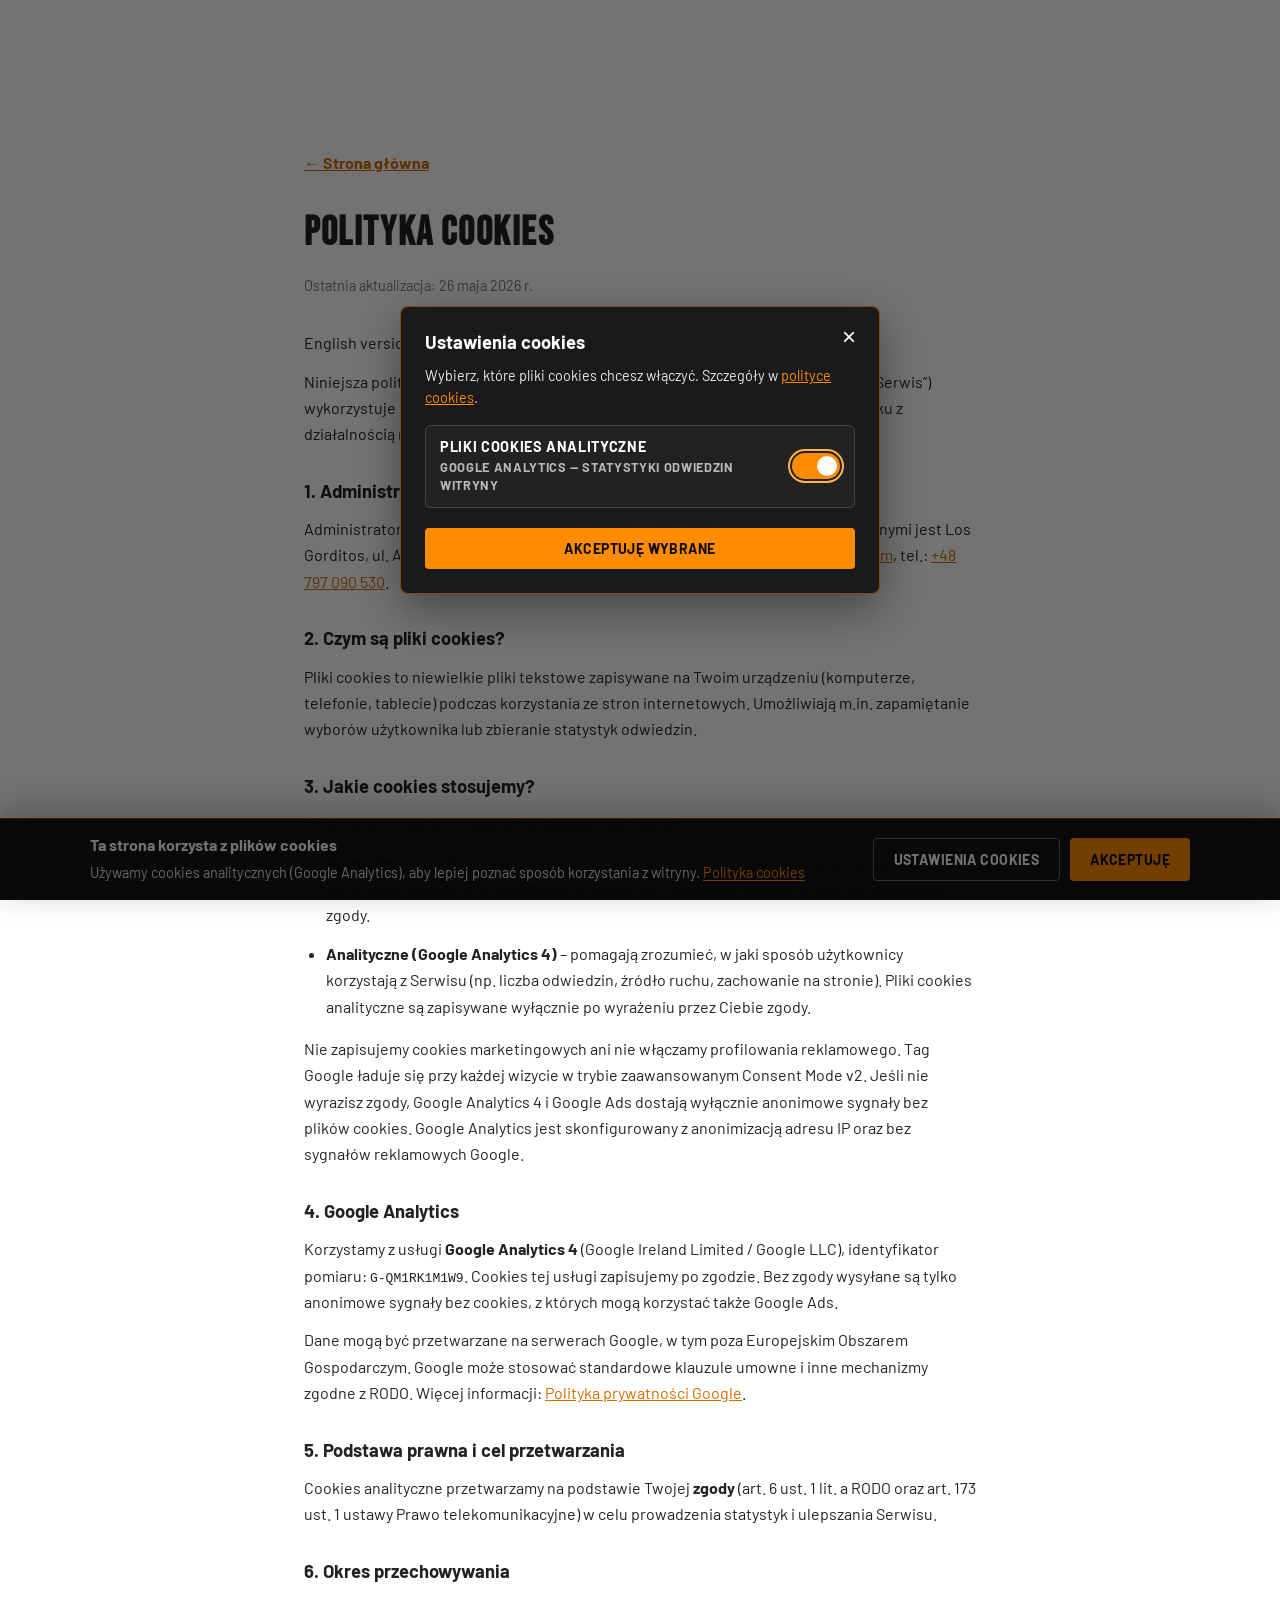
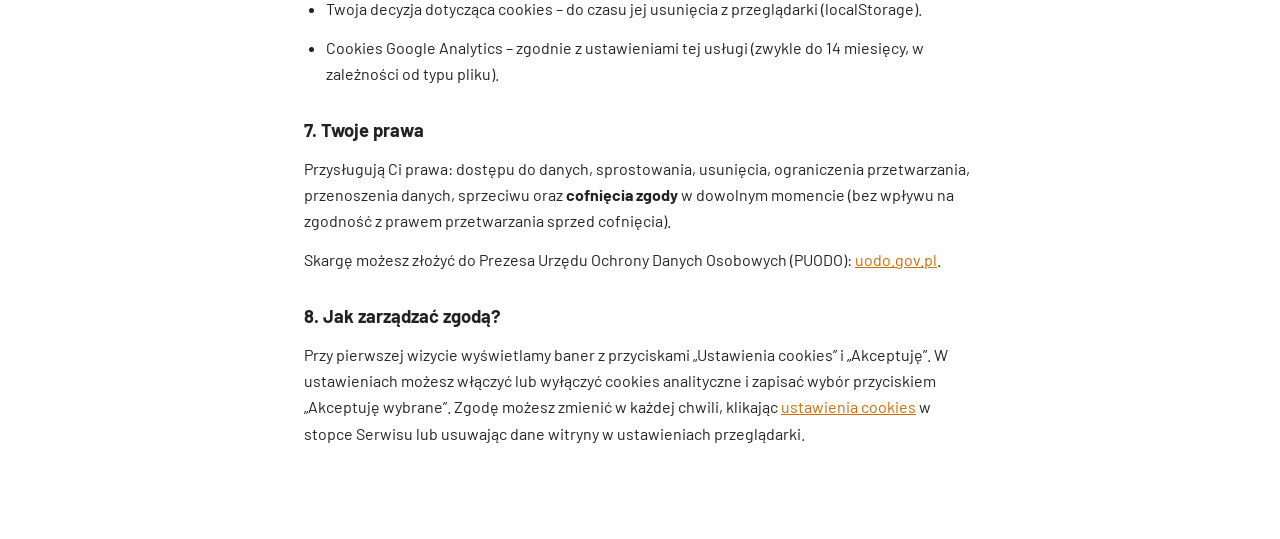
<file: polityka-cookies.html>
<!DOCTYPE html>
<html lang="pl">
<head>
  <script src="js/gtag-consent-default.js"></script>
  <meta charset="UTF-8" />
  <meta name="viewport" content="width=device-width, initial-scale=1.0" />
  <meta name="robots" content="index, follow" />
  <title>Polityka cookies | Los Gorditos</title>
  <meta name="description" content="Polityka plików cookies serwisu Los Gorditos – informacje o Google Analytics, zgodzie i prawach użytkownika." />
  <link rel="canonical" href="https://losgorditos.pl/polityka-cookies.html" />
  <link rel="alternate" hreflang="pl" href="https://losgorditos.pl/polityka-cookies.html" />
  <link rel="alternate" hreflang="en" href="https://losgorditos.pl/cookie-policy.html" />
  <link rel="stylesheet" href="style.css" />
  <link rel="stylesheet" href="css/cookie-consent.css" />
  <style>
    .legal-page {
      max-width: 720px;
      margin: 0 auto;
      padding: calc(var(--nav-h, 110px) + 40px) 24px 80px;
      line-height: 1.65;
    }
    .legal-page h1 {
      font-family: var(--font-display);
      font-size: 2.5rem;
      letter-spacing: 0.04em;
      margin-bottom: 8px;
      color: var(--text);
    }
    .legal-page .legal-updated {
      color: var(--gray);
      font-size: 0.9rem;
      margin-bottom: 32px;
    }
    .legal-page h2 {
      font-size: 1.15rem;
      margin: 28px 0 10px;
      color: var(--text);
    }
    .legal-page p,
    .legal-page li {
      margin-bottom: 12px;
      color: var(--text);
    }
    .legal-page ul {
      list-style: disc;
      padding-left: 1.4rem;
      margin-bottom: 16px;
    }
    .legal-page a { color: var(--orange-dark); text-decoration: underline; }
    .legal-back {
      display: inline-block;
      margin-bottom: 24px;
      font-weight: 600;
      color: var(--orange-dark);
    }
  </style>
    <!-- Favicon -->
    <link rel="icon" type="image/png" sizes="32x32" href="images/favicon.png" />
    <link rel="icon" type="image/png" sizes="48x48" href="images/favicon-48.png" />
    <link rel="icon" type="image/png" sizes="192x192" href="images/favicon-192.png" />
    <link rel="apple-touch-icon" href="images/apple-touch-icon.png" />
</head>
<body>
  <main class="legal-page">
    <a class="legal-back" href="index.html">← Strona główna</a>
    <h1>Polityka cookies</h1>
    <p class="legal-updated">Ostatnia aktualizacja: 26 maja 2026 r.</p>

    <p>
      English version:
      <a href="cookie-policy.html">Cookie policy</a>.
    </p>

    <p>
      Niniejsza polityka opisuje, w jaki sposób strona internetowa
      <strong>losgorditos.pl</strong> (dalej: „Serwis”) wykorzystuje pliki cookies
      i podobne technologie. Serwis jest prowadzony w związku z działalnością
      restauracji <strong>Los Gorditos</strong>.
    </p>

    <h2>1. Administrator danych</h2>
    <p>
      Administratorem danych osobowych przetwarzanych w związku z cookies
      analitycznymi jest Los Gorditos, ul. Augustiańska 24/LU2, 31-064 Kraków,
      e-mail: <a href="mailto:losgorditos.pl@gmail.com">losgorditos.pl@gmail.com</a>,
      tel.: <a href="tel:+48797090530">+48 797 090 530</a>.
    </p>

    <h2>2. Czym są pliki cookies?</h2>
    <p>
      Pliki cookies to niewielkie pliki tekstowe zapisywane na Twoim urządzeniu
      (komputerze, telefonie, tablecie) podczas korzystania ze stron internetowych.
      Umożliwiają m.in. zapamiętanie wyborów użytkownika lub zbieranie statystyk
      odwiedzin.
    </p>

    <h2>3. Jakie cookies stosujemy?</h2>
    <p>W Serwisie mogą być używane następujące kategorie:</p>
    <ul>
      <li>
        <strong>Niezbędne</strong> – umożliwiają podstawowe działanie Serwisu
        (np. zapamiętanie Twojej decyzji dotyczącej cookies w przeglądarce
        za pomocą mechanizmu <code>localStorage</code>). Nie wymagają zgody.
      </li>
      <li>
        <strong>Analityczne (Google Analytics 4)</strong> – pomagają zrozumieć,
        w jaki sposób użytkownicy korzystają z Serwisu (np. liczba odwiedzin,
        źródło ruchu, zachowanie na stronie). Pliki cookies analityczne są
        zapisywane wyłącznie po wyrażeniu przez Ciebie zgody.
      </li>
    </ul>
    <p>
      Nie zapisujemy cookies marketingowych ani nie włączamy profilowania reklamowego.
      Tag Google ładuje się przy każdej wizycie w trybie zaawansowanym Consent Mode v2.
      Jeśli nie wyrazisz zgody, Google Analytics 4 i Google Ads dostają wyłącznie
      anonimowe sygnały bez plików cookies. Google Analytics jest skonfigurowany
      z anonimizacją adresu IP oraz bez sygnałów reklamowych Google.
    </p>

    <h2>4. Google Analytics</h2>
    <p>
      Korzystamy z usługi <strong>Google Analytics 4</strong>
      (Google Ireland Limited / Google LLC), identyfikator pomiaru:
      <code>G-QM1RK1M1W9</code>. Cookies tej usługi zapisujemy po zgodzie.
      Bez zgody wysyłane są tylko anonimowe sygnały bez cookies, z których mogą
      korzystać także Google Ads.
    </p>
    <p>
      Dane mogą być przetwarzane na serwerach Google, w tym poza Europejskim
      Obszarem Gospodarczym. Google może stosować standardowe klauzule umowne
      i inne mechanizmy zgodne z RODO. Więcej informacji:
      <a href="https://policies.google.com/privacy" target="_blank" rel="noopener noreferrer">Polityka prywatności Google</a>.
    </p>

    <h2>5. Podstawa prawna i cel przetwarzania</h2>
    <p>
      Cookies analityczne przetwarzamy na podstawie Twojej <strong>zgody</strong>
      (art. 6 ust. 1 lit. a RODO oraz art. 173 ust. 1 ustawy Prawo telekomunikacyjne)
      w celu prowadzenia statystyk i ulepszania Serwisu.
    </p>

    <h2>6. Okres przechowywania</h2>
    <ul>
      <li>Twoja decyzja dotycząca cookies – do czasu jej usunięcia z przeglądarki (localStorage).</li>
      <li>Cookies Google Analytics – zgodnie z ustawieniami tej usługi (zwykle do 14 miesięcy, w zależności od typu pliku).</li>
    </ul>

    <h2>7. Twoje prawa</h2>
    <p>
      Przysługują Ci prawa: dostępu do danych, sprostowania, usunięcia,
      ograniczenia przetwarzania, przenoszenia danych, sprzeciwu oraz
      <strong>cofnięcia zgody</strong> w dowolnym momencie (bez wpływu na zgodność
      z prawem przetwarzania sprzed cofnięcia).
    </p>
    <p>
      Skargę możesz złożyć do Prezesa Urzędu Ochrony Danych Osobowych (PUODO):
      <a href="https://uodo.gov.pl" target="_blank" rel="noopener noreferrer">uodo.gov.pl</a>.
    </p>

    <h2>8. Jak zarządzać zgodą?</h2>
    <p>
      Przy pierwszej wizycie wyświetlamy baner z przyciskami „Ustawienia cookies”
      i „Akceptuję”. W ustawieniach możesz włączyć lub wyłączyć cookies analityczne
      i zapisać wybór przyciskiem „Akceptuję wybrane”. Zgodę możesz zmienić w każdej chwili,
      klikając <a href="#" data-cookie-settings>ustawienia cookies</a> w stopce Serwisu
      lub usuwając dane witryny w ustawieniach przeglądarki.
    </p>
  </main>

  <div id="cookie-banner" class="cookie-banner" hidden role="dialog" aria-labelledby="cookie-banner-title">
    <div class="cookie-banner__inner">
      <div class="cookie-banner__content">
        <p id="cookie-banner-title" class="cookie-banner__title">Ta strona korzysta z plików cookies</p>
        <p class="cookie-banner__text">
          Używamy cookies analitycznych (Google Analytics), aby lepiej poznać sposób korzystania z witryny.
          <a href="polityka-cookies.html">Polityka cookies</a>
        </p>
      </div>
      <div class="cookie-banner__actions">
        <button type="button" class="cookie-banner__btn cookie-banner__btn--secondary" id="cookie-open-settings">Ustawienia cookies</button>
        <button type="button" class="cookie-banner__btn cookie-banner__btn--primary" id="cookie-accept-all">Akceptuję</button>
      </div>
    </div>
  </div>

  <div id="cookie-settings-modal" class="cookie-modal" hidden role="dialog" aria-labelledby="cookie-modal-title" aria-modal="true">
    <div class="cookie-modal__backdrop" data-cookie-modal-close tabindex="-1"></div>
    <div class="cookie-modal__panel">
      <button type="button" class="cookie-modal__close" data-cookie-modal-close aria-label="Zamknij">&times;</button>
      <h2 id="cookie-modal-title" class="cookie-modal__title">Ustawienia cookies</h2>
      <p class="cookie-modal__text">
        Wybierz, które pliki cookies chcesz włączyć. Szczegóły w
        <a href="polityka-cookies.html">polityce cookies</a>.
      </p>
      <label class="cookie-banner__toggle-row" for="cookie-analytics-toggle">
        <span class="cookie-banner__toggle-text">
          <span class="cookie-banner__toggle-label">Pliki cookies analityczne</span>
          <span class="cookie-banner__toggle-hint">Google Analytics — statystyki odwiedzin witryny</span>
        </span>
        <span class="cookie-banner__switch">
          <input type="checkbox" id="cookie-analytics-toggle" checked />
          <span class="cookie-banner__slider" aria-hidden="true"></span>
        </span>
      </label>
      <div class="cookie-modal__actions">
        <button type="button" class="cookie-banner__btn cookie-banner__btn--primary" id="cookie-accept-selected">Akceptuję wybrane</button>
      </div>
    </div>
  </div>
  <script src="js/cookie-consent.js" defer></script>
</body>
</html>
</file>
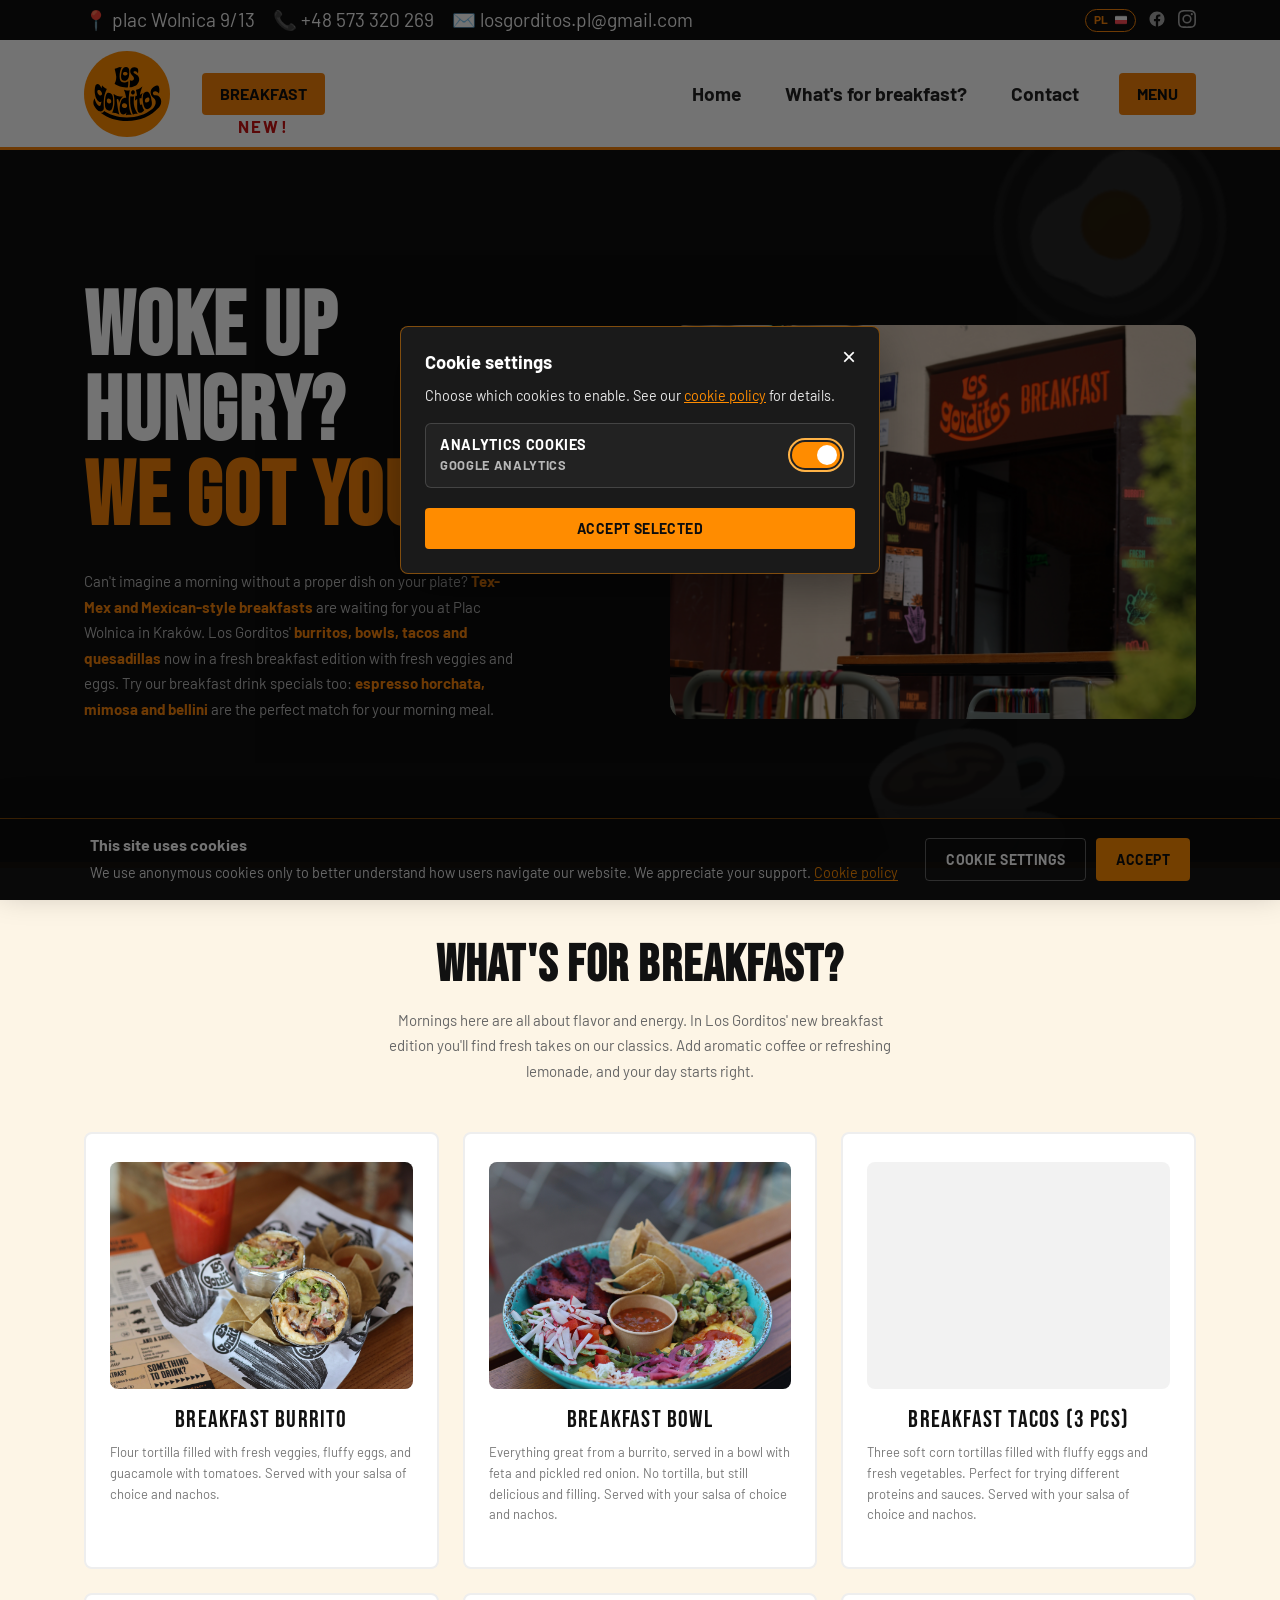
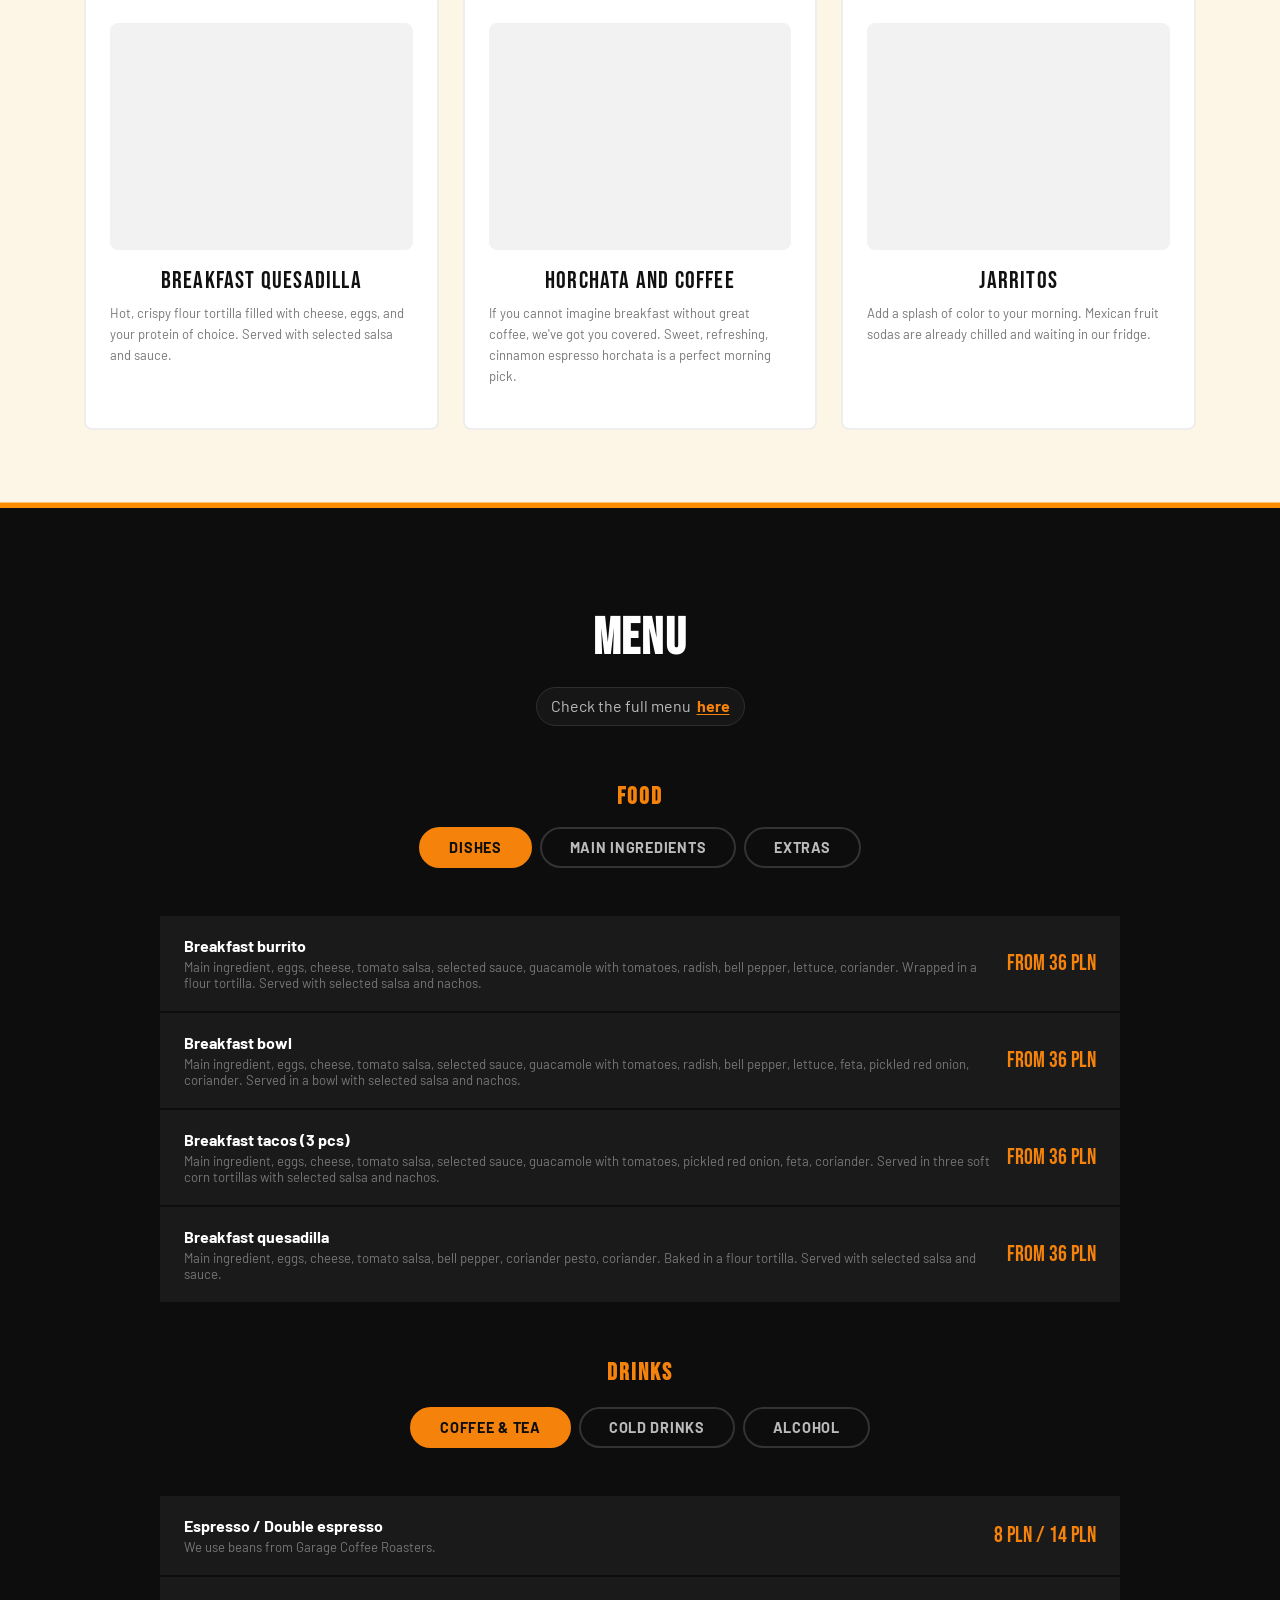
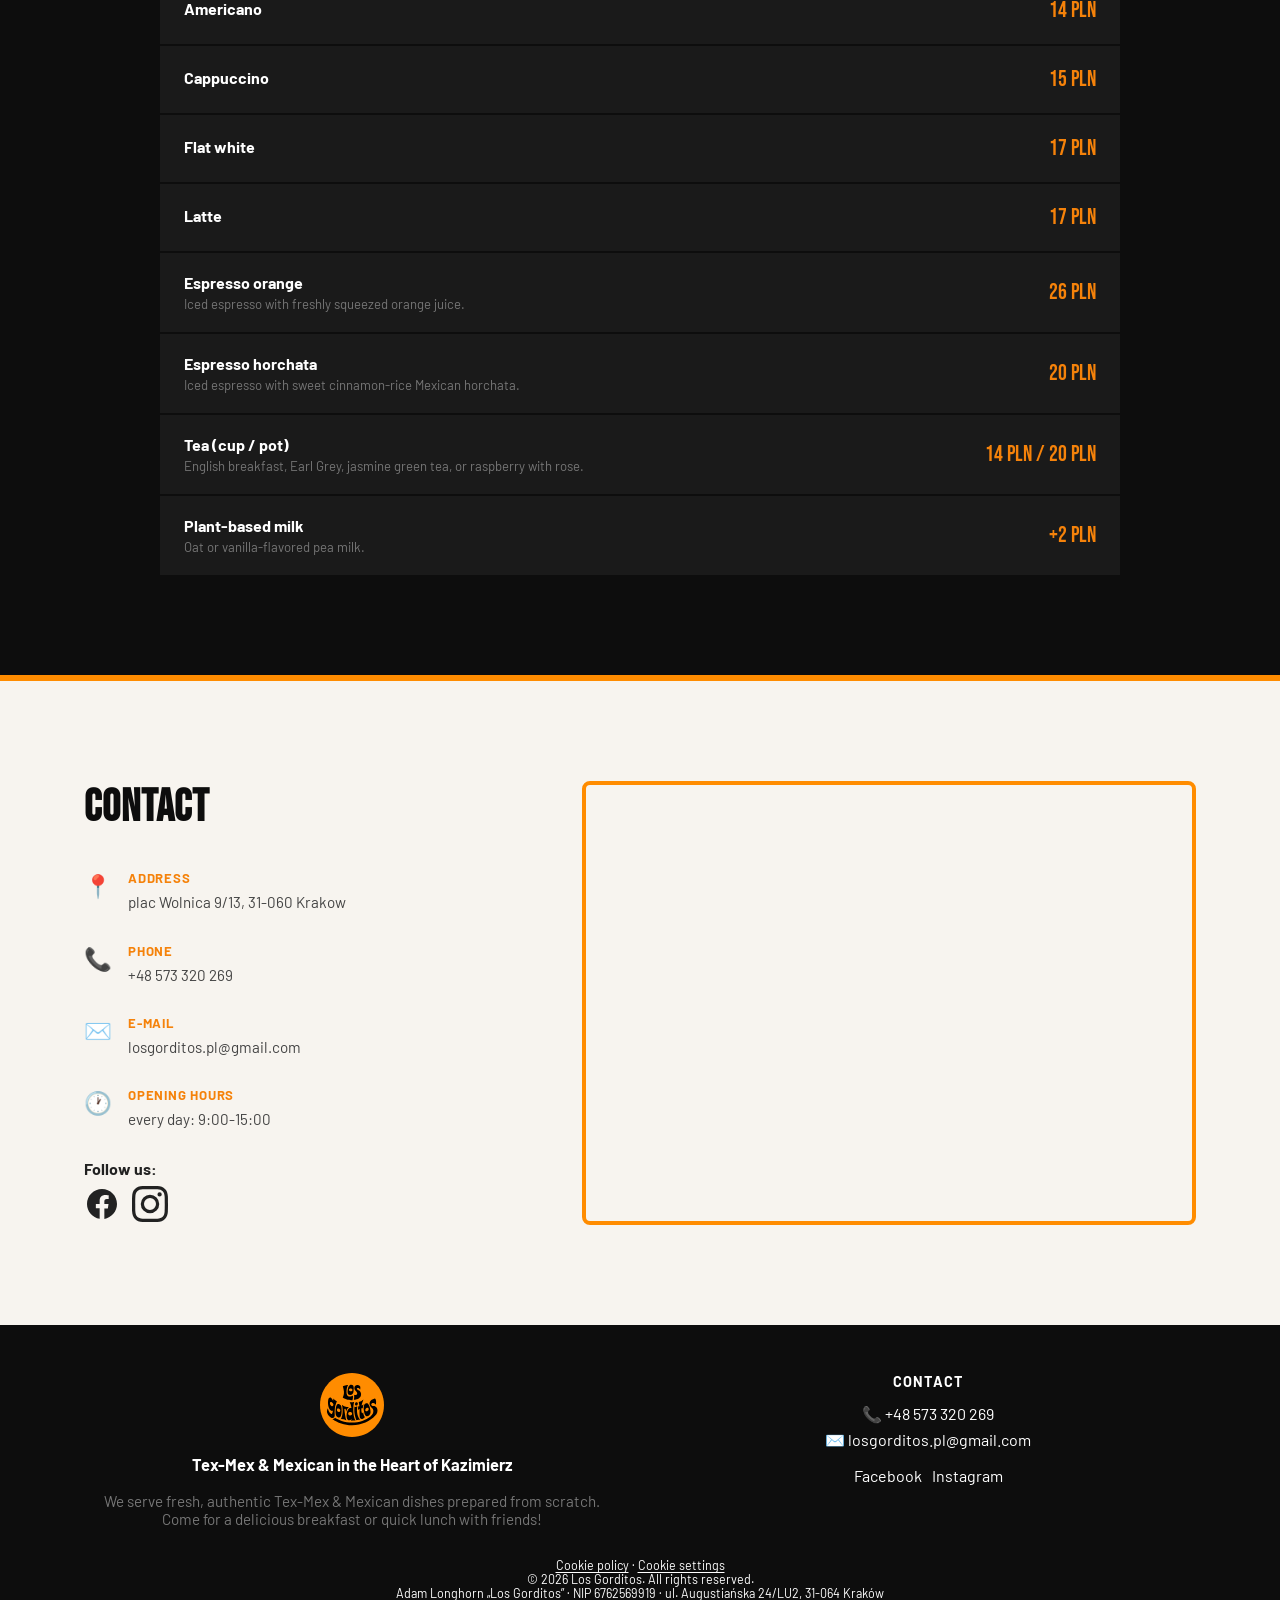
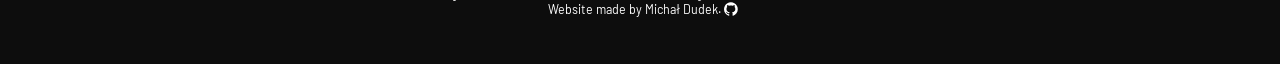
<file: breakfast/en.html>
<!DOCTYPE html>
<html lang="en">

<head>

<script src="../js/gtag-consent-default.js"></script>

<script type="application/ld+json">
{
  "@context": "https://schema.org",
  "@type": "Restaurant",
  "name": "Los Gorditos Breakfast",
  "url": "https://losgorditos.pl/breakfast/en.html",
  "logo": "https://losgorditos.pl/images/logo-losgorditos.svg",
  "image": "https://losgorditos.pl/images/logo-above-door.webp",
  "description": "Tex-Mex & Mexican breakfast in the heart of Kazimierz, Kraków. Best burrito, tacos, quesadillas, beer and coffee.",
  "servesCuisine": ["Tex-Mex", "Mexican", "Breakfast"],
  "priceRange": "$$",
  "telephone": "+48573320269",
  "email": "losgorditos.pl@gmail.com",
  "address": {
    "@type": "PostalAddress",
    "streetAddress": "plac Wolnica 9/13",
    "addressLocality": "Kraków",
    "postalCode": "31-060",
    "addressCountry": "PL"
  },
  "geo": {
    "@type": "GeoCoordinates",
    "latitude": 50.0488204,
    "longitude": 19.9448152
  },
  "hasMap": "https://maps.app.goo.gl/TmbM3u1rNpXEDrRg7",
  "hasMenu": "https://losgorditos.pl/breakfast/en.html#menu",
  "menu": "https://losgorditos.pl/breakfast/en.html#menu",
  "currenciesAccepted": "PLN",
  "paymentAccepted": "Cash, Credit Card, Mobile Payment, Blik, Bitcoin",
  "openingHoursSpecification": [
    {
      "@type": "OpeningHoursSpecification",
      "dayOfWeek": ["Monday","Tuesday","Wednesday","Thursday","Friday","Saturday","Sunday"],
      "opens": "09:00",
      "closes": "15:00"
    }
  ],
  "sameAs": [
    "https://www.facebook.com/losgorditosPL/",
    "https://www.instagram.com/losgorditos.krk.pl/"
  ]
}
</script>



  <meta charset="UTF-8" />
  <meta name="viewport" content="width=device-width, initial-scale=1.0" />
  <meta name="description" content="Los Gorditos Breakfast is a Tex-Mex & Mexican restaurant in the heart of Kazimierz, Kraków. Best burrito, tacos, quesadillas, beer and coffee." />
  <meta name="robots" content="index, follow" />
  <link rel="canonical" href="https://losgorditos.pl/breakfast/en.html" />
  <link rel="alternate" hreflang="pl" href="https://losgorditos.pl/breakfast/" />
  <link rel="alternate" hreflang="en" href="https://losgorditos.pl/breakfast/en.html" />
  <link rel="alternate" hreflang="x-default" href="https://losgorditos.pl/breakfast/" />
  <meta property="og:title" content="Los Gorditos Breakfast – Tex-Mex & Mexican breakfast in the Heart of Kazimierz" />
  <meta property="og:description" content="Fresh burrito, tacos and more. Check out the menu at Los Gorditos Breakfast in Kraków!" />
  <meta property="og:image" content="https://losgorditos.pl/images/og-image.jpg" />
  <meta property="og:url" content="https://losgorditos.pl/breakfast/en.html" />
  <meta property="og:type" content="website" />
  <meta name="geo.region" content="PL-MA" />
  <meta name="geo.placename" content="Kraków" />
  <meta name="geo.position" content="50.0488204;19.9448152" />
  <meta name="ICBM" content="50.0488204, 19.9448152" />


  <meta charset="UTF-8" />
  <meta name="viewport" content="width=device-width, initial-scale=1.0" />
  <title>Los Gorditos Breakfast – Tex-Mex & Mexican breakfast in the Heart of Kazimierz</title>
  <link rel="preload" href="../fonts/BebasNeue-Regular.ttf" as="font" type="font/ttf" crossorigin>
  <link rel="preload" href="../fonts/Barlow-Regular.ttf" as="font" type="font/ttf" crossorigin>
  <link rel="preload" href="../fonts/Barlow-Bold.ttf" as="font" type="font/ttf" crossorigin>
  <link rel="preload" href="../fonts/Barlow-Italic.ttf" as="font" type="font/ttf" crossorigin>
  <link rel="preload" href="style-breakfast.css" as="style" onload="this.onload=null;this.rel='stylesheet'" />
  <noscript><link rel="stylesheet" href="style-breakfast.css" /></noscript>
  <link rel="stylesheet" href="style-breakfast.css" />
  <link rel="stylesheet" href="../css/cookie-consent.css" />

    <!-- Favicon -->
    <link rel="icon" type="image/png" sizes="32x32" href="images/favicon.png" />
    <link rel="icon" type="image/png" sizes="48x48" href="images/favicon-48.png" />
    <link rel="icon" type="image/png" sizes="192x192" href="images/favicon-192.png" />
    <link rel="apple-touch-icon" href="images/apple-touch-icon.png" /></head>
<body>

  <!-- TOP BAR -->
  <div class="topbar">
    <div class="topbar-inner">
      <span>
        <a href="https://maps.app.goo.gl/LWCcdTM8QQ1nmCn27">📍 plac Wolnica 9/13</a>
      </span>
      <span class="topbar-hide-mobile">        
        <p><a href="tel:+48 573 320 269">📞 +48 573 320 269</a></p>
      </span>
      <span class="topbar-hide-mobile topbar-hide-email">
        <p><a href="mailto:losgorditos.pl@gmail.com">✉️ losgorditos.pl@gmail.com</a></p>
      </span>
      <div class="topbar-social">
        <a href="/breakfast/index.html" class="topbar-lang-switch" aria-label="Polish version">PL <img src="../images/flag-poland.webp" alt="" aria-hidden="true" class="flag-icon" /></a>
        <a href="https://www.facebook.com/losgorditosPL/" aria-label="Facebook" target="_blank" rel="noopener noreferrer">
          <svg width="18" height="18" fill="currentColor" viewBox="0 0 24 24"><path d="M22 12c0-5.52-4.48-10-10-10S2 6.48 2 12c0 4.99 3.66 9.12 8.44 9.88v-6.99H7.9v-2.89h2.54V9.84c0-2.51 1.49-3.89 3.78-3.89 1.09 0 2.24.2 2.24.2v2.46h-1.26c-1.24 0-1.63.77-1.63 1.56v1.88h2.77l-.44 2.89h-2.33v6.99C18.34 21.12 22 16.99 22 12z"/></svg>
        </a>
        <a href="https://www.instagram.com/losgorditos.krk.pl/" aria-label="Instagram" target="_blank" rel="noopener noreferrer">
          <svg width="18" height="18" fill="currentColor" viewBox="0 0 24 24"><path d="M12 2.163c3.204 0 3.584.012 4.85.07 3.252.148 4.771 1.691 4.919 4.919.058 1.265.069 1.645.069 4.849 0 3.205-.012 3.584-.069 4.849-.149 3.225-1.664 4.771-4.919 4.919-1.266.058-1.644.07-4.85.07-3.204 0-3.584-.012-4.849-.07-3.26-.149-4.771-1.699-4.919-4.92-.058-1.265-.07-1.644-.07-4.849 0-3.204.013-3.583.07-4.849.149-3.227 1.664-4.771 4.919-4.919 1.266-.057 1.645-.069 4.849-.069zM12 0C8.741 0 8.333.014 7.053.072 2.695.272.273 2.69.073 7.052.014 8.333 0 8.741 0 12c0 3.259.014 3.668.072 4.948.2 4.358 2.618 6.78 6.98 6.98C8.333 23.986 8.741 24 12 24c3.259 0 3.668-.014 4.948-.072 4.354-.2 6.782-2.618 6.979-6.98.059-1.28.073-1.689.073-4.948 0-3.259-.014-3.667-.072-4.947-.196-4.354-2.617-6.78-6.979-6.98C15.668.014 15.259 0 12 0zm0 5.838a6.162 6.162 0 100 12.324 6.162 6.162 0 000-12.324zM12 16a4 4 0 110-8 4 4 0 010 8zm6.406-11.845a1.44 1.44 0 100 2.881 1.44 1.44 0 000-2.881z"/></svg>
        </a>
      </div>
    </div>
  </div>

  <!-- NAVBAR -->
  <nav class="navbar" id="navbar">
    <div class="nav-inner">
      <a href="../en.html" class="nav-logo">
        <img src="../images/logo-losgorditos.svg" alt="Los Gorditos" onerror="this.style.display='none'; this.nextElementSibling.style.display='flex'" loading="eager" fetchpriority=high decoding="sync" width="86" height="86" />
      </a>
      <div class="nav-breakfast-wrap">
        <a href="#" class="nav-breakfast">BREAKFAST</a>
        <span class="nav-breakfast-badge">NEW!</span>
      </div>
      <a href="#menu" class="mobile-quick-menu">MENU</a>
      <button class="hamburger" id="hamburger" aria-label="Otwórz menu nawigacji" aria-expanded="false" aria-controls="navLinks">
        <span></span><span></span><span></span>
      </button>
      <ul class="nav-links" id="navLinks">
        <li><a href="#">Home</a></li>
        <li><a href="#about">What's for breakfast?</a></li>
        <li><a href="#contact">Contact</a></li>
        <li><a href="#menu" class="btn-menu">MENU</a></li>
      </ul>
    </div>
  </nav>

<!-- HERO -->
  <!-- HERO -->
  <section class="hero" id="home">
    <div class="hero-content">
      <div class="hero-text">
        <h1 class="hero-title">Woke up hungry?<br> <b>We got you</b></h1>
        <p class="hero-desc">Can't imagine a morning without a proper dish on your plate? <b>Tex-Mex and Mexican-style breakfasts</b> are waiting for you at Plac Wolnica in Kraków. Los Gorditos' <b>burritos, bowls, tacos and quesadillas</b> now in a fresh breakfast edition with fresh veggies and eggs. Try our breakfast drink specials too: <b>espresso horchata, mimosa and bellini</b> are the perfect match for your morning meal.</p>
        <div class="hero-btns">
          <!-- <a href="#contact" class="btn btn-primary">Where?</a> -->
        </div>
      </div>
      <div class="hero-img">
        <div class="hero-img-frame">
          <img src="images/main-photo-doors.JPG" sizes="(max-width: 700px) 92vw, (max-width: 1100px) 70vw, 45vw" alt="Entrance to Los Gorditos Breakfast at Plac Wolnica" onerror="this.parentElement.classList.add('img-placeholder')" loading="eager" fetchpriority="high" decoding="sync" width="674" height="1200" />
        </div>
      </div>
    </div>
    <div class="hero-stripe"></div>
  </section>

  </div>
</div>

<div class="divider"></div>

<!-- MENU TEASER -->
<div class="section" id="about">
  <h2 class="section-title">What's for breakfast?</h2>
  <p class="section-sub">Mornings here are all about flavor and energy. In Los Gorditos' new breakfast edition you'll find fresh takes on our classics. Add aromatic coffee or refreshing lemonade, and your day starts right.</p>

  <div class="dishes-grid">
    <div class="dish-card">
      <img src="images/breakfast-burrito.jpg" alt="Breakfast burrito" class="dish-emoji" loading="lazy" decoding="async" />
      <div class="dish-name">Breakfast burrito</div>
      <p class="dish-desc">Flour tortilla filled with fresh veggies, fluffy eggs, and guacamole with tomatoes. Served with your salsa of choice and nachos.</p>
    </div>
    <div class="dish-card">
      <img src="images/breakfast-bowl.jpg" alt="Breakfast bowl" class="dish-emoji" loading="lazy" decoding="async" />
      <div class="dish-name">Breakfast bowl</div>
      <p class="dish-desc">Everything great from a burrito, served in a bowl with feta and pickled red onion. No tortilla, but still delicious and filling. Served with your salsa of choice and nachos.</p>
    </div>
    <div class="dish-card">
      <img src="images/breakfast-tacos.jpg" alt="Breakfast tacos (3 pcs)" class="dish-emoji" loading="lazy" decoding="async" />
      <div class="dish-name">Breakfast tacos (3 pcs)</div>
      <p class="dish-desc">Three soft corn tortillas filled with fluffy eggs and fresh vegetables. Perfect for trying different proteins and sauces. Served with your salsa of choice and nachos.</p>
    </div>
    <div class="dish-card">
      <img src="images/breakfast-quesadilla.jpg" alt="Breakfast quesadilla" class="dish-emoji" loading="lazy" decoding="async" />
      <div class="dish-name">Breakfast quesadilla</div>
      <p class="dish-desc">Hot, crispy flour tortilla filled with cheese, eggs, and your protein of choice. Served with selected salsa and sauce.</p>
    </div>
    <div class="dish-card">
      <img src="images/horchata.jpg" alt="Horchata and coffee" class="dish-emoji" loading="lazy" decoding="async" />
      <div class="dish-name">Horchata and coffee</div>
      <p class="dish-desc">If you cannot imagine breakfast without great coffee, we've got you covered. Sweet, refreshing, cinnamon espresso horchata is a perfect morning pick.</p>
    </div>
    <div class="dish-card">
      <img src="images/jarritos.jpg" alt="Jarritos" class="dish-emoji" loading="lazy" decoding="async" />
      <div class="dish-name">Jarritos</div>
      <p class="dish-desc">Add a splash of color to your morning. Mexican fruit sodas are already chilled and waiting in our fridge.</p>
    </div>
  </div>
</div>

<div class="divider"></div>

  <!-- MENU SECTION -->
  <section class="menu-section" id="menu">
      <div class="section-header light">
        <h2>Menu</h2>
        <p class="menu-subtitle">Check the full menu <a href="/breakfast/menu/menu-lgb.pdf" target="_blank" rel="noopener noreferrer">here</a></p>
      </div>
      <h3 class="menu-group-heading">FOOD</h3>
      <div class="menu-tabs" role="tablist" aria-label="Menu categories">
        <button class="tab active" data-tab="main" role="tab" aria-selected="true" aria-controls="tab-main" id="tab-btn-main">Dishes</button>
        <button class="tab" data-tab="sides" role="tab" aria-selected="false" aria-controls="tab-sides" id="tab-btn-sides">Main ingredients</button>
        <button class="tab" data-tab="drinks" role="tab" aria-selected="false" aria-controls="tab-drinks" id="tab-btn-drinks">Extras</button>
      </div>
      <div class="menu-content active" id="tab-main" role="tabpanel" aria-labelledby="tab-btn-main">
        <div class="menu-grid">
          <div class="menu-item">
            <div class="menu-item-info"><h4>Breakfast burrito</h4><p>Main ingredient, eggs, cheese, tomato salsa, selected sauce, guacamole with tomatoes, radish, bell pepper, lettuce, coriander. Wrapped in a flour tortilla. Served with selected salsa and nachos.</p></div>
            <span class="menu-price">from 36 PLN</span>
          </div>
          <div class="menu-item">
            <div class="menu-item-info"><h4>Breakfast bowl</h4><p>Main ingredient, eggs, cheese, tomato salsa, selected sauce, guacamole with tomatoes, radish, bell pepper, lettuce, feta, pickled red onion, coriander. Served in a bowl with selected salsa and nachos.</p></div>
            <span class="menu-price">from 36 PLN</span>
          </div>
          <div class="menu-item">
            <div class="menu-item-info"><h4>Breakfast tacos (3 pcs)</h4><p>Main ingredient, eggs, cheese, tomato salsa, selected sauce, guacamole with tomatoes, pickled red onion, feta, coriander. Served in three soft corn tortillas with selected salsa and nachos.</p></div>
            <span class="menu-price">from 36 PLN</span>
          </div>
          <div class="menu-item">
            <div class="menu-item-info"><h4>Breakfast quesadilla</h4><p>Main ingredient, eggs, cheese, tomato salsa, bell pepper, coriander pesto, coriander. Baked in a flour tortilla. Served with selected salsa and sauce.</p></div>
            <span class="menu-price">from 36 PLN</span>
          </div>
        </div>
      </div>
      <div class="menu-content" id="tab-sides" role="tabpanel" aria-labelledby="tab-btn-sides">
        <div class="menu-grid">
          <div class="menu-item">
            <div class="menu-item-info"><h4>Tofu bacon</h4><p>Smoked tofu strips marinated in smoky brine with tomatoes and beet juice.</p></div>
            <span class="menu-price">36 PLN</span>
          </div>
          <div class="menu-item">
            <div class="menu-item-info"><h4>Roasted chicken</h4><p>Juicy, perfectly seasoned roasted chicken. Delicious and satisfying in every bite.</p></div>
            <span class="menu-price">38 PLN</span>
          </div>
          <div class="menu-item">
            <div class="menu-item-info"><h4>Smoked bacon and sausage</h4><p>A combination of two regional products from Białka Tatrzańska.</p></div>
            <span class="menu-price">38 PLN</span>
          </div>
          <div class="menu-item">
            <div class="menu-item-info"><h4>Pulled pork</h4><p>Slow-cooked, aromatic pulled pork. Smoked, tender, and packed with rich flavor.</p></div>
            <span class="menu-price">40 PLN</span>
          </div>
          <div class="menu-item">
            <div class="menu-item-info"><h4>Beef barbacoa</h4><p>Tender, slow-roasted beef marinated in aromatic spices, melting in your mouth.</p></div>
            <span class="menu-price">46 PLN</span>
          </div>
        </div>
      </div>
      <div class="menu-content" id="tab-drinks" role="tabpanel" aria-labelledby="tab-btn-drinks">
        <div class="menu-grid">
          <div class="menu-item">
            <div class="menu-item-info"><h4>Mango salsa</h4><p>Mild, slightly sweet blend of ripe mango, coriander, and lime adding a tropical touch to every dish.</p></div>
            <span class="menu-price">unlimited</span>
          </div>
          <div class="menu-item">
            <div class="menu-item-info"><h4>Salsa verde</h4><p>Mild salsa made with green tomatillos and coriander. Refreshing and gently tangy.</p></div>
            <span class="menu-price">unlimited</span>
          </div>
          <div class="menu-item">
            <div class="menu-item-info"><h4>Salsa roja</h4><p>Gently spicy tomato salsa with smoked jalapeños, a perfect finish for any dish.</p></div>
            <span class="menu-price">unlimited</span>
          </div>
          <div class="menu-item">
            <div class="menu-item-info"><h4>Salsa habanero</h4><p>For the brave! Grilled habanero salsa with a serious kick. Not recommended for spice-sensitive guests.</p></div>
            <span class="menu-price">unlimited</span>
          </div>
          <div class="menu-item">
            <div class="menu-item-info"><h4>Sour cream</h4><p>Smooth and creamy. Perfect with spicy salsas.</p></div>
            <span class="menu-price">unlimited</span>
          </div>
          <div class="menu-item">
            <div class="menu-item-info"><h4>Garlic sauce</h4><p>Aromatic sauce based on mayo and confit garlic with a touch of sour cream.</p></div>
            <span class="menu-price">unlimited</span>
          </div>
          <div class="menu-item">
            <div class="menu-item-info"><h4>Lime-coriander sauce</h4><p>Refreshing, mild sauce with coriander, lime, and mint. Adds brightness to every meal.</p></div>
            <span class="menu-price">unlimited</span>
          </div>
          <div class="menu-item">
            <div class="menu-item-info"><h4>Chipotle sauce</h4><p>Smoky, spicy jalapeño sauce with sour cream and mayo. Adds depth and character to every bite.</p></div>
            <span class="menu-price">unlimited</span>
          </div>
        </div>
      </div>
      <h3 class="menu-group-heading menu-group-heading-drinks">DRINKS</h3>
      <div class="menu-tabs menu-tabs-drinks" role="tablist" aria-label="Drink categories">
        <button class="tab active" data-tab="coffee" role="tab" aria-selected="true" aria-controls="tab-coffee" id="tab-btn-coffee">COFFEE &amp; TEA</button>
        <button class="tab" data-tab="cold-drinks" role="tab" aria-selected="false" aria-controls="tab-cold-drinks" id="tab-btn-cold-drinks">COLD DRINKS</button>
        <button class="tab" data-tab="alcohol" role="tab" aria-selected="false" aria-controls="tab-alcohol" id="tab-btn-alcohol">ALCOHOL</button>
      </div>
      <div class="menu-content active" id="tab-coffee" role="tabpanel" aria-labelledby="tab-btn-coffee">
        <div class="menu-grid">
          <div class="menu-item">
            <div class="menu-item-info"><h4>Espresso / Double espresso</h4><p>We use beans from <a href="https://www.instagram.com/garage_coffee_equipment/">Garage Coffee Roasters</a>.</p></div>
            <span class="menu-price">8 PLN / 14 PLN</span>
          </div>
          <div class="menu-item">
            <div class="menu-item-info"><h4>Americano</h4><p></p></div>
            <span class="menu-price">14 PLN</span>
          </div>
          <div class="menu-item">
            <div class="menu-item-info"><h4>Cappuccino</h4><p></p></div>
            <span class="menu-price">15 PLN</span>
          </div>
          <div class="menu-item">
            <div class="menu-item-info"><h4>Flat white</h4><p></p></div>
            <span class="menu-price">17 PLN</span>
          </div>
          <div class="menu-item">
            <div class="menu-item-info"><h4>Latte</h4><p></p></div>
            <span class="menu-price">17 PLN</span>
          </div>
          <div class="menu-item">
            <div class="menu-item-info"><h4>Espresso orange</h4><p>Iced espresso with freshly squeezed orange juice.</p></div>
            <span class="menu-price">26 PLN</span>
          </div>
          <div class="menu-item">
            <div class="menu-item-info"><h4>Espresso horchata</h4><p>Iced espresso with sweet cinnamon-rice Mexican horchata.</p></div>
            <span class="menu-price">20 PLN</span>
          </div>
          <div class="menu-item">
            <div class="menu-item-info"><h4>Tea (cup / pot)</h4><p>English breakfast, Earl Grey, jasmine green tea, or raspberry with rose.</p></div>
            <span class="menu-price">14 PLN / 20 PLN</span>
          </div>
          <div class="menu-item">
            <div class="menu-item-info"><h4>Plant-based milk</h4><p>Oat or vanilla-flavored pea milk.</p></div>
            <span class="menu-price">+2 PLN</span>
          </div>
        </div>
      </div>
      <div class="menu-content" id="tab-cold-drinks" role="tabpanel" aria-labelledby="tab-btn-cold-drinks">
        <div class="menu-grid">
          <div class="menu-item">
            <div class="menu-item-info"><h4>Homemade lemonade (350 ml / 0.5 l / 1.0 l)</h4><p></p></div>
            <span class="menu-price">20 PLN / 27 PLN / 45 PLN</span>
          </div>
          <div class="menu-item">
            <div class="menu-item-info"><h4>Jarritos</h4><p>Mexican fruit-flavored sodas. Available in Mexican cola, mango, guava, and lime.</p></div>
            <span class="menu-price">20 PLN</span>
          </div>
          <div class="menu-item">
            <div class="menu-item-info"><h4>Soft drinks</h4><p>Coca-Cola, Coca-Cola Zero, Fanta, or Sprite (250 ml).</p></div>
            <span class="menu-price">12 PLN</span>
          </div>
          <div class="menu-item">
            <div class="menu-item-info"><h4>Fresh orange juice (300 ml)</h4><p></p></div>
            <span class="menu-price">24 PLN</span>
          </div>
          <div class="menu-item">
            <div class="menu-item-info"><h4>Horchata (300 ml)</h4><p>Sweet cinnamon-rice Mexican drink.</p></div>
            <span class="menu-price">15 PLN</span>
          </div>
          <div class="menu-item">
            <div class="menu-item-info"><h4>Water (0.5 l / 1.0 l)</h4><p>Sparkling or still.</p></div>
            <span class="menu-price">6 PLN / 12 PLN</span>
          </div>
        </div>
      </div>
      <div class="menu-content" id="tab-alcohol" role="tabpanel" aria-labelledby="tab-btn-alcohol">
        <div class="menu-grid">
          <div class="menu-item">
            <div class="menu-item-info"><h4>Staropramen (300 ml / 0.5 l)</h4><p>Classic Czech lager with full flavor and gentle bitterness.</p></div>
            <span class="menu-price">15 PLN / 18 PLN</span>
          </div>
          <div class="menu-item">
            <div class="menu-item-info"><h4>Blue Moon (300 ml / 0.5 l)</h4><p>American Belgian-style wheat beer with oats, orange peel, and coriander.</p></div>
            <span class="menu-price">20 PLN / 24 PLN</span>
          </div>
          <div class="menu-item">
            <div class="menu-item-info"><h4>Corona / Corona 0%</h4><p>Iconic Mexican lager with a light refreshing profile and citrus finish. Served with lime, as it should be.</p></div>
            <span class="menu-price">18 PLN</span>
          </div>
          <div class="menu-item">
            <div class="menu-item-info"><h4>Mimosa</h4><p>Light and refreshing cocktail with fresh orange juice and sparkling wine.</p></div>
            <span class="menu-price">28 PLN</span>
          </div>
          <div class="menu-item">
            <div class="menu-item-info"><h4>Bellini</h4><p>Elegant cocktail with peach puree and sparkling wine, subtly sweet and fruity.</p></div>
            <span class="menu-price">28 PLN</span>
          </div>
          <div class="menu-item">
            <div class="menu-item-info"><h4>Tropical Sangria (200 ml / 0.5 l / 1.0 l)</h4><p>Fruity twist on the classic sangria.</p></div>
            <span class="menu-price">25 PLN / 50 PLN / 75 PLN</span>
          </div>
          <div class="menu-item">
            <div class="menu-item-info"><h4>Aperol Spritz</h4><p>Classic Italian cocktail with Aperol and sparkling wine, orange notes, and pleasant bitterness.</p></div>
            <span class="menu-price">32 PLN</span>
          </div>
          <div class="menu-item">
            <div class="menu-item-info"><h4>Lavender Limoncello</h4><p>Fresh aromatic cocktail combining sparkling wine, citrus-lavender cordial, mint, and a subtle floral note.</p></div>
            <span class="menu-price">32 PLN</span>
          </div>
        </div>
      </div>
  </section>

<div class="divider"></div>

  <!-- CONTACT -->
  <section class="contact" id="contact">
    <div class="container contact-grid">
      <div class="contact-info">
        <h2>Contact</h2>
        <div class="contact-item">
          <span class="contact-icon" aria-hidden="true">📍</span>
          <div>
            <strong>Address</strong>
            <p><a href="https://maps.app.goo.gl/LWCcdTM8QQ1nmCn27" target="_blank" rel="noopener noreferrer">plac Wolnica 9/13, 31-060 Krakow</a></p>
          </div>
        </div>
        <div class="contact-item">
          <span class="contact-icon" aria-hidden="true">📞</span>
          <div>
            <strong>Phone</strong>
            <p><a href="tel:+48573320269">+48 573 320 269</a></p>
          </div>
        </div>
        <div class="contact-item">
          <span class="contact-icon" aria-hidden="true">✉️</span>
          <div>
            <strong>E-mail</strong>
            <p><a href="mailto:losgorditos.pl@gmail.com">losgorditos.pl@gmail.com</a></p>
          </div>
        </div>
        <div class="contact-item">
          <span class="contact-icon" aria-hidden="true">🕐</span>
          <div>
            <strong>Opening hours</strong>
            <p>every day: 9:00-15:00</p>
          </div>
        </div>
        <p><strong>Follow us:</strong></p>
        <div class="contact-social">
          <a href="https://www.facebook.com/losgorditosPL/" aria-label="Facebook" target="_blank" rel="noopener noreferrer">
            <svg width="36" height="36" fill="currentColor" viewBox="0 0 24 24"><path d="M22 12c0-5.52-4.48-10-10-10S2 6.48 2 12c0 4.99 3.66 9.12 8.44 9.88v-6.99H7.9v-2.89h2.54V9.84c0-2.51 1.49-3.89 3.78-3.89 1.09 0 2.24.2 2.24.2v2.46h-1.26c-1.24 0-1.63.77-1.63 1.56v1.88h2.77l-.44 2.89h-2.33v6.99C18.34 21.12 22 16.99 22 12z"/></svg>
          </a>
          <a href="https://www.instagram.com/losgorditos.krk.pl/" aria-label="Instagram" target="_blank" rel="noopener noreferrer">
            <svg width="36" height="36" fill="currentColor" viewBox="0 0 24 24"><path d="M12 2.163c3.204 0 3.584.012 4.85.07 3.252.148 4.771 1.691 4.919 4.919.058 1.265.069 1.645.069 4.849 0 3.205-.012 3.584-.069 4.849-.149 3.225-1.664 4.771-4.919 4.919-1.266.058-1.644.07-4.85.07-3.204 0-3.584-.012-4.849-.07-3.26-.149-4.771-1.699-4.919-4.92-.058-1.265-.07-1.644-.07-4.849 0-3.204.013-3.583.07-4.849.149-3.227 1.664-4.771 4.919-4.919 1.266-.057 1.645-.069 4.849-.069zM12 0C8.741 0 8.333.014 7.053.072 2.695.272.273 2.69.073 7.052.014 8.333 0 8.741 0 12c0 3.259.014 3.668.072 4.948.2 4.358 2.618 6.78 6.98 6.98C8.333 23.986 8.741 24 12 24c3.259 0 3.668-.014 4.948-.072 4.354-.2 6.782-2.618 6.979-6.98.059-1.28.073-1.689.073-4.948 0-3.259-.014-3.667-.072-4.947-.196-4.354-2.617-6.78-6.979-6.98C15.668.014 15.259 0 12 0zm0 5.838a6.162 6.162 0 100 12.324 6.162 6.162 0 000-12.324zM12 16a4 4 0 110-8 4 4 0 010 8zm6.406-11.845a1.44 1.44 0 100 2.881 1.44 1.44 0 000-2.881z"/></svg>
          </a>
        </div>
      </div>
      <div class="contact-map">
        <iframe title="Map of Los Gorditos Breakfast at Plac Wolnica in Krakow" src="https://www.google.com/maps?q=plac%20Wolnica%209%2F13%2C%2031-060%20Krak%C3%B3w&output=embed" width="600" height="450" style="border:0;" allowfullscreen="" loading="lazy" referrerpolicy="no-referrer-when-downgrade"></iframe>
      </div>
    </div>
  </section>

  <!-- FOOTER -->
  <footer class="footer">
    <div class="container footer-inner" style="display:grid; grid-template-columns: repeat(auto-fit, minmax(220px, 1fr)); gap:40px; align-items:start;">
      
      <!-- LOGO + OPIS -->
      <div class="footer-logo">
        <img src="../images/logo-losgorditos.svg" alt="Los Gorditos" onerror="this.style.display='none'; this.nextElementSibling.style.display='flex'" loading="eager" decoding="sync" width="86" height="86" />
        <p style="margin-top:10px; font-weight:600;">Tex-Mex & Mexican in the Heart of Kazimierz</p>
        <p class="footer-muted" style="margin-top:10px;">
          We serve fresh, authentic Tex-Mex & Mexican dishes prepared from scratch.
          Come for a delicious breakfast or quick lunch with friends!
        </p>
      </div>

      <!-- GODZINY OTWARCIA -->
      <!-- <div class="footer-hours">
        <h4>Opening Hours</h4>
            <p>Sunday - Thursday: xx:00-21:00</p>
            <p>Friday - Saturday: xx:00-22:00</p>
      </div> -->

      <!-- KONTAKT -->
      <div class="footer-contact">
        <h4>Contact</h4>
        <p><a href="tel:+48573320269">📞 +48 573 320 269</a></p>
        <p><a href="mailto:losgorditos.pl@gmail.com">✉️ losgorditos.pl@gmail.com</a></p>
        <div style="margin-top:10px; display:flex; gap:10px;">
          <a href="https://www.facebook.com/losgorditosPL/" target="_blank" rel="noopener noreferrer">Facebook</a>
          <a href="https://www.instagram.com/losgorditos.krk.pl/" target="_blank" rel="noopener noreferrer">Instagram</a>
        </div>
      </div>

    </div>

    <!-- COPYRIGHT -->
    <div class="footer-copy" style="text-align:center; margin-top:30px;">
      <p class="footer-legal">
        <a href="../cookie-policy.html">Cookie policy</a>
        <span aria-hidden="true"> · </span>
        <a href="#" data-cookie-settings>Cookie settings</a>
      </p>
            <p>
        © 2026 Los Gorditos. All rights reserved. <br>
        Adam Longhorn „Los Gorditos” · NIP 6762569919 · ul. Augustiańska 24/LU2, 31-064 Kraków <br>
        <a href="https://github.com/michaldudek15" aria-label="GitHub profile of Michał Dudek" target="_blank" rel="noopener noreferrer" style="margin-left:6px; display:inline-flex; vertical-align:middle;">
          Website made by Michał Dudek.&nbsp;
          <svg width="14" height="14" viewBox="0 -0.5 25 25" fill="currentColor" xmlns="http://www.w3.org/2000/svg">
            <path d="m12.301 0h.093c2.242 0 4.34.613 6.137 1.68l-.055-.031c1.871 1.094 3.386 2.609 4.449 4.422l.031.058c1.04 1.769 1.654 3.896 1.654 6.166 0 5.406-3.483 10-8.327 11.658l-.087.026c-.063.02-.135.031-.209.031-.162 0-.312-.054-.433-.144l.002.001c-.128-.115-.208-.281-.208-.466 0-.005 0-.01 0-.014v.001q0-.048.008-1.226t.008-2.154c.007-.075.011-.161.011-.249 0-.792-.323-1.508-.844-2.025.618-.061 1.176-.163 1.718-.305l-.076.017c.573-.16 1.073-.373 1.537-.642l-.031.017c.508-.28.938-.636 1.292-1.058l.006-.007c.372-.476.663-1.036.84-1.645l.009-.035c.209-.683.329-1.468.329-2.281 0-.045 0-.091-.001-.136v.007c0-.022.001-.047.001-.072 0-1.248-.482-2.383-1.269-3.23l.003.003c.168-.44.265-.948.265-1.479 0-.649-.145-1.263-.404-1.814l.011.026c-.115-.022-.246-.035-.381-.035-.334 0-.649.078-.929.216l.012-.005c-.568.21-1.054.448-1.512.726l.038-.022-.609.384c-.922-.264-1.981-.416-3.075-.416s-2.153.152-3.157.436l.081-.02q-.256-.176-.681-.433c-.373-.214-.814-.421-1.272-.595l-.066-.022c-.293-.154-.64-.244-1.009-.244-.124 0-.246.01-.364.03l.013-.002c-.248.524-.393 1.139-.393 1.788 0 .531.097 1.04.275 1.509l-.01-.029c-.785.844-1.266 1.979-1.266 3.227 0 .025 0 .051.001.076v-.004c-.001.039-.001.084-.001.13 0 .809.12 1.591.344 2.327l-.015-.057c.189.643.476 1.202.85 1.693l-.009-.013c.354.435.782.793 1.267 1.062l.022.011c.432.252.933.465 1.46.614l.046.011c.466.125 1.024.227 1.595.284l.046.004c-.431.428-.718 1-.784 1.638l-.001.012c-.207.101-.448.183-.699.236l-.021.004c-.256.051-.549.08-.85.08-.022 0-.044 0-.066 0h.003c-.394-.008-.756-.136-1.055-.348l.006.004c-.371-.259-.671-.595-.881-.986l-.007-.015c-.198-.336-.459-.614-.768-.827l-.009-.006c-.225-.169-.49-.301-.776-.38l-.016-.004-.32-.048c-.023-.002-.05-.003-.077-.003-.14 0-.273.028-.394.077l.007-.003q-.128.072-.08.184c.039.086.087.16.145.225l-.001-.001c.061.072.13.135.205.19l.003.002.112.08c.283.148.516.354.693.603l.004.006c.191.237.359.505.494.792l.01.024.16.368c.135.402.38.738.7.981l.005.004c.3.234.662.402 1.057.478l.016.002c.33.064.714.104 1.106.112h.007c.045.002.097.002.15.002.261 0 .517-.021.767-.062l-.027.004.368-.064q0 .609.008 1.418t.008.873v.014c0 .185-.08.351-.208.466h-.001c-.119.089-.268.143-.431.143-.075 0-.147-.011-.214-.032l.005.001c-4.929-1.689-8.409-6.283-8.409-11.69 0-2.268.612-4.393 1.681-6.219l-.032.058c1.094-1.871 2.609-3.386 4.422-4.449l.058-.031c1.739-1.034 3.835-1.645 6.073-1.645h.098-.005z"></path>
          </svg>
        </a>
      </p>
        </div>
  </footer>

  <div id="cookie-banner" class="cookie-banner" hidden role="dialog" aria-labelledby="cookie-banner-title">
    <div class="cookie-banner__inner">
      <div class="cookie-banner__content">
        <p id="cookie-banner-title" class="cookie-banner__title">This site uses cookies</p>
        <p class="cookie-banner__text">
          We use anonymous cookies only to better understand how users navigate our website.  We appreciate your support.
          <a href="../cookie-policy.html">Cookie policy</a>
        </p>
      </div>
      <div class="cookie-banner__actions">
        <button type="button" class="cookie-banner__btn cookie-banner__btn--secondary" id="cookie-open-settings">Cookie settings</button>
        <button type="button" class="cookie-banner__btn cookie-banner__btn--primary" id="cookie-accept-all">Accept</button>
      </div>
    </div>
  </div>

  <div id="cookie-settings-modal" class="cookie-modal" hidden role="dialog" aria-labelledby="cookie-modal-title" aria-modal="true">
    <div class="cookie-modal__backdrop" data-cookie-modal-close tabindex="-1"></div>
    <div class="cookie-modal__panel">
      <button type="button" class="cookie-modal__close" data-cookie-modal-close aria-label="Close">&times;</button>
      <h2 id="cookie-modal-title" class="cookie-modal__title">Cookie settings</h2>
      <p class="cookie-modal__text">
        Choose which cookies to enable. See our
        <a href="../cookie-policy.html">cookie policy</a> for details.
      </p>
      <label class="cookie-banner__toggle-row" for="cookie-analytics-toggle">
        <span class="cookie-banner__toggle-text">
          <span class="cookie-banner__toggle-label">Analytics cookies</span>
          <span class="cookie-banner__toggle-hint">Google Analytics</span>
        </span>
        <span class="cookie-banner__switch">
          <input type="checkbox" id="cookie-analytics-toggle" checked />
          <span class="cookie-banner__slider" aria-hidden="true"></span>
        </span>
      </label>
      <div class="cookie-modal__actions">
        <button type="button" class="cookie-banner__btn cookie-banner__btn--primary" id="cookie-accept-selected">Accept selected</button>
      </div>
    </div>
  </div>
  <script src="../js/cookie-consent.js" defer></script>

<script>
  (() => {
    // Na odświeżeniu zawsze wracaj do początku strony, nawet jeśli URL ma #anchor.
    const navEntries = typeof performance.getEntriesByType === 'function'
      ? performance.getEntriesByType('navigation')
      : [];
    const isReload = navEntries.length > 0
      ? navEntries[0].type === 'reload'
      : (performance.navigation && performance.navigation.type === 1);

    if (isReload && window.location.hash) {
      if ('scrollRestoration' in history) {
        history.scrollRestoration = 'manual';
      }
      history.replaceState(null, '', window.location.pathname + window.location.search);
      window.scrollTo(0, 0);
      window.addEventListener('load', () => window.scrollTo(0, 0), { once: true });
    }

    const hamburgerBtn = document.querySelector('.hamburger');
    const navMenu = document.querySelector('.nav-links');

    if (hamburgerBtn && navMenu) {
      const links = navMenu.querySelectorAll('a');

      // Toggle menu w&nbsp;obu wariantach klas, bo CSS używa active/open.
      hamburgerBtn.addEventListener('click', () => {
        const isOpen = navMenu.classList.toggle('active');
        navMenu.classList.toggle('open');
        hamburgerBtn.classList.toggle('open');
        hamburgerBtn.setAttribute('aria-expanded', isOpen ? 'true' : 'false');
      });

      links.forEach(link => {
        link.addEventListener('click', () => {
          navMenu.classList.remove('active');
          navMenu.classList.remove('open');
          hamburgerBtn.classList.remove('open');
          hamburgerBtn.setAttribute('aria-expanded', 'false');
        });
      });
    }

    // Each tab group controls only its own panels.
    const tabGroups = document.querySelectorAll('.menu-tabs[role="tablist"]');
    tabGroups.forEach(group => {
      const groupTabs = Array.from(group.querySelectorAll('.tab[role="tab"]'));
      const panelIds = groupTabs
        .map(tab => tab.getAttribute('aria-controls'))
        .filter(Boolean);

      groupTabs.forEach(tab => {
        tab.addEventListener('click', () => {
          groupTabs.forEach(t => {
            t.classList.remove('active');
            t.setAttribute('aria-selected', 'false');
          });

          panelIds.forEach(panelId => {
            const panel = document.getElementById(panelId);
            if (panel) panel.classList.remove('active');
          });

          tab.classList.add('active');
          tab.setAttribute('aria-selected', 'true');

          const targetPanelId = tab.getAttribute('aria-controls');
          const targetPanel = targetPanelId ? document.getElementById(targetPanelId) : null;
          if (targetPanel) targetPanel.classList.add('active');
        });
      });
    });

    // Navbar scrolled shadow
    const navbar = document.getElementById('navbar');
    if (navbar) {
      window.addEventListener('scroll', () => {
        navbar.classList.toggle('scrolled', window.scrollY > 10);
      }, { passive: true });
    }
  })();

    // Countdown target: 16 April 2026, 9:00 local time
  const openDate = new Date(2026, 3, 16, 9, 0, 0, 0);

  function updateCountdown() {
    const now = new Date();
    const diff = openDate - now;
    if (diff <= 0) {
      const box = document.querySelector('.countdown-box');
      const label = document.querySelector('.countdown-label');
      const grid = document.querySelector('.countdown-grid');
      if (box) {
        box.classList.add('open');
      }
      if (label) {
        label.textContent = 'WE\'RE OPEN!';
        label.classList.add('open');
      }
      if (grid) {
        grid.style.display = 'none';
      }
      return;
    }
    const days = Math.floor(diff / (1000 * 60 * 60 * 24));
    const hours = Math.floor((diff % (1000 * 60 * 60 * 24)) / (1000 * 60 * 60));
    const minutes = Math.floor((diff % (1000 * 60 * 60)) / (1000 * 60));
    const seconds = Math.floor((diff % (1000 * 60)) / 1000);

    document.getElementById('days').textContent = String(days).padStart(2, '0');
    document.getElementById('hours').textContent = String(hours).padStart(2, '0');
    document.getElementById('minutes').textContent = String(minutes).padStart(2, '0');
    document.getElementById('seconds').textContent = String(seconds).padStart(2, '0');
  }
  updateCountdown();
  const countdownInterval = setInterval(() => {
    updateCountdown();
    if (new Date() >= openDate) {
      clearInterval(countdownInterval);
    }
  }, 1000);


  </script>
</body>
</html>
</file>
<file: style.css>
/* ===========================
   LOS GORDITOS – style.css
   =========================== */

:root {
  --orange: #FF8C00;
  --orange-dark: #d06b00;
  --black: #0d0d0d;
  --dark: #111111;
  --dark2: #1a1a1a;
  --white: #ffffff;
  --gray: #888888;
  --light-bg: #f7f4ef;
  --text: #222222;
  --font-display: 'Bebas Neue', sans-serif;
  --font-body: 'Barlow', sans-serif;
  --nav-h: 110px;
  --topbar-h: 40px;
  --nav-cta-h: 42px;
}

/* Bebas Neue Regular */
@font-face {
  font-family: 'Bebas Neue';
  src: url('fonts/BebasNeue-Regular.ttf') format('truetype');
  font-weight: 400;
  font-style: normal;
  font-display: swap;
}

/* Barlow Regular */
@font-face {
  font-family: 'Barlow';
  src: url('fonts/Barlow-Regular.ttf') format('truetype');
  font-weight: 400;
  font-style: normal;
  font-display: swap;
}

/* Barlow Bold */
@font-face {
  font-family: 'Barlow';
  src: url('fonts/Barlow-Bold.ttf') format('truetype');
  font-weight: 700;
  font-style: normal;
  font-display: swap;
}

/* Barlow Italic */
@font-face {
  font-family: 'Barlow';
  src: url('fonts/Barlow-Italic.ttf') format('truetype');
  font-weight: 400;
  font-style: italic;
  font-display: swap;
}

*, *::before, *::after { box-sizing: border-box; margin: 0; padding: 0; }

html {
  scroll-behavior: smooth;
  scroll-padding-top: var(--nav-h);
}

body {
  font-family: var(--font-body);
  color: var(--text);
  background: var(--white);
  overflow-x: hidden;
}

img { max-width: 100%; display: block; }
a { text-decoration: none; color: inherit; }
ul { list-style: none; }

.container {
  max-width: 1160px;
  margin: 0 auto;
  padding: 0 24px;
}

/* ---- BUTTONS ---- */
.btn {
  display: inline-block;
  padding: 14px 28px;
  border-radius: 4px;
  font-family: var(--font-body);
  font-weight: 700;
  font-size: 0.95rem;
  cursor: pointer;
  transition: all 0.2s ease;
  border: 2px solid transparent;
  letter-spacing: 0.02em;
}
.btn-primary {
  background: var(--orange);
  color: var(--black);
  border-color: var(--orange);
}
.btn-primary:hover { background: var(--orange-dark); border-color: var(--orange-dark); transform: translateY(-2px); }
.btn-outline {
  background: transparent;
  color: var(--white);
  border-color: var(--white);
}
.btn-outline:hover { background: var(--white); color: var(--black); }
.btn-full { width: 100%; text-align: center; }

/* ---- TOP BAR ---- */
.topbar {
  background: var(--black);
  color: #f0f0f0;
  font-size: clamp(0.75rem, 0.45rem + 1.2vw, 1.2rem);
  min-height: var(--topbar-h);
  padding: 6px 0;
  display: flex;
  align-items: center;
}
.topbar-inner {
  max-width: 1160px;
  margin: 0 auto;
  padding: 0 24px;
  width: 100%;
  display: flex;
  align-items: center;
  gap: 18px;
  flex-wrap: nowrap;
}
.topbar-inner span { display: flex; align-items: center; gap: 6px; }
.topbar-social { margin-left: auto; display: flex; gap: 12px; }
.topbar-social a { color: var(--gray); transition: color 0.2s; }
.topbar-social a:hover { color: var(--orange); }

.topbar-lang-switch {
  display: inline-flex;
  align-items: center;
  justify-content: center;
  min-width: 34px;
  padding: 4px 8px;
  border: 1px solid var(--orange);
  border-radius: 999px;
  color: var(--orange) !important;
  font-family: var(--font-body);
  font-size: 0.74rem;
  font-weight: 800;
  letter-spacing: 0.06em;
  line-height: 1;
}

.topbar-lang-switch:hover {
  background: var(--orange);
  color: var(--black) !important;
}

.topbar-lang-switch .fi {
  margin-left: 6px;
  font-size: 0.8rem;
  line-height: 1;
}

.topbar-lang-switch .flag-icon {
  margin-left: 6px;
  height: 12px;
  width: auto;
  display: inline-block;
  vertical-align: middle;
}

.topbar-hide-email {
  white-space: nowrap;
}

.topbar-hide-email a {
  white-space: nowrap;
}

@media (max-width: 1300px) {
  .topbar-inner .topbar-hide-email {
    display: none;
  }
}

/* ---- NAVBAR ---- */
.navbar {
  position: sticky;
  top: 0;
  z-index: 1000;
  background: var(--white);
  border-bottom: 3px solid var(--orange);
  height: var(--nav-h);
  display: flex;
  align-items: center;
  transition: box-shadow 0.3s;
}
.navbar.scrolled { box-shadow: 0 4px 24px rgba(0,0,0,0.12); }

.nav-inner {
  max-width: 1160px;
  margin: 0 auto;
  padding: 0 24px;
  width: 100%;
  display: flex;
  align-items: center;
  gap: 32px;
}

.nav-logo {
  display: flex;
  align-items: center;
  flex: 0 0 auto;
}
.nav-logo img {
  height: 86px;
  width: auto;
  max-width: none;
  flex-shrink: 0;
}
.logo-fallback {
  display: flex;
  flex-direction: column;
  align-items: center;
  background: var(--orange);
  color: var(--black);
  width: 60px;
  height: 86px;
  border-radius: 50%;
  font-family: var(--font-display);
  font-size: 1rem;
  justify-content: center;
  gap: 0;
  line-height: 1;
}
.logo-gorditos { font-size: 0.7rem; letter-spacing: 0.05em; }

.nav-breakfast-wrap {
  display: inline-flex;
  flex-direction: column;
  align-items: center;
  gap: 0;
  position: relative;
  align-self: center;
}

.nav-breakfast {
  display: inline-flex;
  align-items: center;
  justify-content: center;
  height: var(--nav-cta-h);
  padding: 0 16px;
  border-radius: 4px;
  border: 2px solid var(--orange);
  background: var(--orange);
  color: var(--black);
  font-family: var(--font-body);
  font-weight: 800;
  font-size: 0.86rem;
  line-height: 1;
  letter-spacing: 0.06em;
  white-space: nowrap;
  transition: background 0.2s, border-color 0.2s, transform 0.2s;
}

.nav-breakfast:hover {
  background: var(--orange-dark);
  border-color: var(--orange-dark);
  transform: translateY(-1px);
}

.nav-breakfast-badge {
  display: block;
  font-family: var(--font-body);
  font-weight: 800;
  font-size: 1.05rem;
  letter-spacing: 0.12em;
  line-height: 1;
  color: #c91111 !important;
  text-transform: uppercase;
  position: absolute;
  top: calc(100% + 3px);
  left: 50%;
  transform: translateX(-50%);
  pointer-events: none;
  white-space: nowrap;
}

.navbar .nav-breakfast-wrap .nav-breakfast-badge {
  color: #c91111 !important;
}

.nav-links {
  display: flex;
  align-items: center;
  gap: 2px;
  margin-left: auto;
}
.nav-links li a {
  font-family: var(--font-body);
  font-weight: 600;
  font-size: 1.2rem;
  color: var(--text);
  padding: 8px 12px;
  border-radius: 4px;
  transition: color 0.2s;
  white-space: nowrap;
}
.nav-links li a:hover { color: var(--orange); }
.nav-links li a.btn-menu {
  display: inline-flex;
  align-items: center;
  justify-content: center;
  background: var(--orange);
  color: var(--black);
  font-size: 0.86rem;
  font-weight: 800;
  line-height: 1;
  letter-spacing: 0.06em;
  height: var(--nav-cta-h);
  padding: 0 18px;
  margin-left: 8px;
}
.nav-links li a.btn-menu:hover { background: var(--orange-dark); }

.mobile-quick-menu {
  display: none;
  align-items: center;
  justify-content: center;
  background: var(--orange);
  color: var(--black);
  border: 2px solid var(--orange);
  border-radius: 4px;
  height: var(--nav-cta-h);
  padding: 0 12px;
  font-family: var(--font-body);
  font-weight: 700;
  font-size: 0.78rem;
  line-height: 1;
  white-space: nowrap;
  transition: background 0.2s, border-color 0.2s;
}

.mobile-quick-menu:hover {
  background: var(--orange-dark);
  border-color: var(--orange-dark);
}

.hamburger {
  display: none;
  flex-direction: column;
  gap: 5px;
  background: none;
  border: none;
  cursor: pointer;
  padding: 4px;
  margin-left: auto;
}
.hamburger span {
  display: block;
  width: 24px;
  height: 2px;
  background: var(--black);
  transition: all 0.3s;
}

/* ---- HERO ---- */
.hero {
  background: var(--black);
  color: var(--white);
  min-height: calc((100vh - var(--nav-h) - var(--topbar-h)) / 2);
  display: flex;
  flex-direction: column;
  position: relative;
}
.hero-content {
  display: grid;
  grid-template-columns: 1fr 1fr;
  gap: 60px;
  align-items: center;
  padding: 80px 24px 60px;
  max-width: 1160px;
  margin: 0 auto;
  width: 100%;
  flex: 1;
}
.hero-title {
  font-family: var(--font-display);
  font-size: clamp(2.8rem, 5vw, 4.5rem);
  line-height: 1.05;
  letter-spacing: 0.01em;
  margin-bottom: 20px;
  animation: fadeUp 0.7s ease both;
}
.hero-desc {
  font-size: 1rem;
  color: #ccc;
  line-height: 1.65;
  margin-bottom: 32px;
  max-width: 480px;
  animation: fadeUp 0.7s 0.15s ease both;
}
.hero-btns {
  display: flex;
  gap: 16px;
  flex-wrap: wrap;
  animation: fadeUp 0.7s 0.3s ease both;
}
.hero-img { animation: fadeIn 1s 0.2s ease both; }
.hero-img-frame {
  border-radius: 16px;
  overflow: hidden;
  aspect-ratio: 4/3;
  background: var(--dark2);
}
.hero-img-frame img { width: 100%; height: 100%; object-fit: cover; }
.hero-img-frame.img-placeholder::after {
  content: '🌮';
  font-size: 5rem;
  display: flex;
  align-items: center;
  justify-content: center;
  width: 100%;
  height: 100%;
}

.hero-stripe {
  height: 8px;
  background: var(--orange);
}

/* ---- ABOUT ---- */
.about {
  background: var(--white);
  padding: 100px 0;
}
.about-grid {
  display: grid;
  grid-template-columns: 1fr 1fr;
  gap: 80px;
  align-items: center;
}
.about-img {
  border-radius: 16px;
  overflow: hidden;
  aspect-ratio: 4/3;
  background: #eee;
}
.about-img img { width: 100%; height: 100%; object-fit: cover; }
.about-img.img-placeholder::after {
  content: '🍱';
  font-size: 4rem;
  display: flex;
  align-items: center;
  justify-content: center;
  width: 100%;
  height: 300px;
}
.about-text h2 {
  font-family: var(--font-display);
  font-size: clamp(1.8rem, 3vw, 2.8rem);
  line-height: 1.1;
  color: var(--black);
  margin-bottom: 24px;
  letter-spacing: 0.01em;
}
.about-text p {
  font-size: 0.97rem;
  line-height: 1.7;
  color: #444;
  margin-bottom: 16px;
}
.about-text .btn { margin-top: 8px; }

/* ---- SECTION HEADER ---- */
.section-header {
  text-align: center;
  margin-bottom: 56px;
}
.section-header h2 {
  font-family: var(--font-display);
  font-size: clamp(2rem, 4vw, 3.2rem);
  letter-spacing: 0.02em;
  color: var(--black);
  margin-bottom: 12px;
}
.section-header p { font-size: 1rem; color: var(--gray); }
.offer .section-header p,
.gallery .section-header p { color: #555; }
.section-header.light h2 { color: var(--white); }
.section-header.light p { color: #aaa; }

.menu-subtitle {
  display: inline-flex;
  align-items: center;
  justify-content: center;
  gap: 6px;
  margin: 6px auto 0;
  padding: 8px 14px;
  border: 1px solid #2f2f2f;
  border-radius: 999px;
  background: rgba(255, 255, 255, 0.04);
  color: #d8d8d8;
  font-size: 0.94rem;
  line-height: 1.3;
}

.menu-subtitle a {
  color: var(--orange);
  font-weight: 700;
  text-decoration: underline;
  text-underline-offset: 2px;
}

.menu-subtitle a:hover {
  color: #ffad4f;
}

/* ---- OFFER ---- */
.offer {
  background: var(--light-bg);
  padding: 100px 0;
}
.offer-grid {
  display: grid;
  grid-template-columns: repeat(3, 1fr);
  gap: 28px;
}
.offer-card {
  background: var(--white);
  border-radius: 12px;
  padding: 36px 28px;
  text-align: center;
  transition: transform 0.25s, box-shadow 0.25s;
  border-top: 4px solid transparent;
}
.offer-card:hover {
  transform: translateY(-6px);
  box-shadow: 0 16px 40px rgba(0,0,0,0.1);
  border-top-color: var(--orange);
}
.offer-icon { font-size: 2.5rem; margin-bottom: 16px; }
.offer-card h3 {
  font-family: var(--font-display);
  font-size: 1.5rem;
  letter-spacing: 0.02em;
  margin-bottom: 10px;
  color: var(--black);
}
.offer-card p { font-size: 0.9rem; color: #666; line-height: 1.6; }
.offer-img {
  display: block;
  width: 100%;
  height: auto;
  border-radius: 10px;
  margin-bottom: 16px;
}

.offer-card:first-child .offer-img {
  aspect-ratio: 1 / 1;
  object-fit: cover;
  object-position: center;
}

/* ---- MENU SECTION ---- */
.menu-section {
  background: var(--black);
  padding: 100px 0;
  color: var(--white);
}
.menu-group-heading {
  margin: 0 0 16px;
  text-align: center;
  font-family: var(--font-display);
  font-size: 1.5rem;
  letter-spacing: 0.08em;
  color: var(--orange);
}
.menu-group-heading-drinks {
  margin-top: 56px;
}
.menu-tabs {
  display: flex;
  gap: 8px;
  justify-content: center;
  margin-bottom: 48px;
  flex-wrap: wrap;
}
.menu-tabs-drinks {
  margin-top: 20px;
}
.tab {
  background: transparent;
  border: 2px solid #333;
  color: #aaa;
  font-family: var(--font-body);
  font-weight: 700;
  font-size: 0.9rem;
  padding: 10px 28px;
  border-radius: 30px;
  cursor: pointer;
  transition: all 0.2s;
  letter-spacing: 0.05em;
  text-transform: uppercase;
}
.tab:hover { border-color: var(--orange); color: var(--orange); }
.tab.active { background: var(--orange); border-color: var(--orange); color: var(--black); }

.menu-content { display: none; }
.menu-content.active { display: block; }

.menu-grid {
  display: grid;
  grid-template-columns: 1fr;
  gap: 2px;
  width: min(100%, 960px);
  margin: 0 auto;
}
.menu-item {
  display: flex;
  justify-content: space-between;
  align-items: center;
  padding: 20px 24px;
  background: var(--dark2);
  transition: background 0.2s;
  gap: 16px;
}
.menu-item:hover { background: #222; }
.menu-item h4 {
  font-family: var(--font-body);
  font-weight: 700;
  font-size: 1rem;
  color: var(--white);
  margin-bottom: 4px;
}
.menu-item p { font-size: 0.82rem; color: var(--gray); }
.menu-price {
  font-family: var(--font-display);
  font-size: 1.4rem;
  color: var(--orange);
  white-space: nowrap;
}

/* ---- DELIVERY ---- */
.delivery {
  background: var(--light-bg);
  padding: 100px 0;
}
.delivery-grid {
  display: grid;
  grid-template-columns: 1fr 1fr;
  gap: 80px;
  align-items: center;
}
.delivery-text h2 {
  font-family: var(--font-display);
  font-size: 2.8rem;
  letter-spacing: 0.02em;
  color: var(--black);
  text-align: center;
  margin-bottom: 20px;
}
.delivery-text p { font-size: 0.97rem; color: #555; line-height: 1.7; margin-bottom: 32px; }
.delivery-apps { display: flex; gap: 12px; flex-wrap: wrap; }
.delivery-app {
  background: var(--black);
  color: var(--white);
  padding: 12px 20px;
  border-radius: 8px;
  font-weight: 700;
  font-size: 0.88rem;
  transition: background 0.2s;
}
.delivery-app:hover { background: var(--orange); }
/* ---- DELIVERY INFO ---- */
.delivery-info {
  display: flex;
  justify-content: center; /* wyśrodkowanie poziome wszystkich kafelków */
  align-items: flex-start; /* wyrównanie kafelków do góry */
  gap: 16px;               /* odstęp między kafelkami */
  flex-wrap: nowrap;        /* na szerokich ekranach nie zawijamy */
  width: 100%;             /* zajmuje całą szerokość container */
  max-width: 1160px;       /* dopasowanie do głównego container */
  margin: 0 auto;          /* centrowanie container w body */
}

/* Kafelki */
.info-card {
  display: flex;
  flex-direction: column;  /* logo nad nazwą */
  justify-content: center;
  align-items: center;
  gap: 10px;
  text-align: center;
  text-decoration: none;
  background: var(--white);
  border: 2px solid #d7d7d7;
  border-radius: 12px;
  padding: 8px;
  flex: 0 1 240px;
  transition: border-color 0.2s ease, box-shadow 0.2s ease, background-color 0.2s ease;
}
.info-card:hover {
  border-color: var(--orange);
  background: #fff8f2;
  box-shadow: 0 0 0 3px rgba(237, 120, 41, 0.14);
}

.offer-card:hover 

.info-card:focus-visible {
  outline: 2px solid var(--orange);
  outline-offset: 4px;
}
.delivery-info .info-card img {
  width: min(100%, 220px);
  height: auto;
  max-height: 120px;
  object-fit: contain;
  margin-bottom: 0;
  display: block;
}
.info-icon { font-size: 2rem; margin-bottom: 8px; }
.delivery-info .info-card h4 {
  font-family: var(--font-display);
  font-size: 1.4rem;
  color: var(--black);
  margin-bottom: 0;
  margin-top: 8px;
  transition: color 0.2s ease;
}
.info-card:hover h4 { color: var(--orange); }
.info-card p { font-size: 0.8rem; color: var(--gray); }

/* ---- CATERING ---- */
.catering {
  background: var(--black);
  padding: 100px 0;
  color: var(--white);
}
.catering-grid {
  display: grid;
  grid-template-columns: repeat(2, minmax(280px, 420px));
  justify-content: center;
  gap: 28px;
  margin: 0 auto 48px;
}
.catering-card {
  background: var(--dark2);
  border-radius: 12px;
  padding: 36px 28px;
  border-left: 4px solid var(--orange);
  transition: transform 0.25s;
}
.catering-card:hover { transform: translateY(-4px); }
.catering-card h3 {
  font-family: var(--font-body);
  font-weight: 900;
  font-size: 1.1rem;
  margin-bottom: 12px;
  color: var(--white);
}
.catering-card p { font-size: 0.9rem; color: #aaa; line-height: 1.65; }
.catering-card.catering-card-center {
  text-align: center;
}
.catering-card.catering-card-center p {
  text-align: left;
}
.catering-cta { text-align: center; }

/* ---- GALLERY ---- */
.gallery {
  background: var(--white);
  padding: 100px 0;
}
/* ---- GALLERY ---- */
.gallery-grid {
  display: grid;
  grid-template-columns: repeat(4, 1fr); /* 4 kolumny */
  grid-template-rows: repeat(2, auto); /* 2 rzędy */
  gap: 12px;
}

.gallery-item {
  overflow: hidden;
  border-radius: 10px;
  background: #e5e0d8;
  cursor: pointer;
  aspect-ratio: 9 / 16; /* podłużny format */
}

.gallery-item img {
  width: 100%;
  height: 100%;
  object-fit: cover;
  transition: transform 0.4s ease;
}

.gallery-item.g-tall { grid-row: 1 / 3; }
.gallery-item.g-wide { grid-column: 2 / 4; }
.gallery-item img { width: 100%; height: 100%; object-fit: cover; transition: transform 0.4s ease; }
.gallery-item.img-ph::after {
  content: '📸';
  font-size: 3rem;
  display: flex;
  align-items: center;
  justify-content: center;
  width: 100%;
  height: 100%;
  color: #aaa;
}

/* ---- RESERVATION ---- */
.reservation {
  background: var(--dark);
  padding: 100px 0;
  color: var(--white);
}
.res-form {
  max-width: 700px;
  margin: 0 auto;
  background: var(--dark2);
  padding: 48px;
  border-radius: 16px;
  border-top: 4px solid var(--orange);
}
.form-row { display: grid; grid-template-columns: repeat(auto-fit, minmax(180px, 1fr)); gap: 20px; margin-bottom: 20px; }
.form-group { display: flex; flex-direction: column; gap: 6px; margin-bottom: 0; }
.form-group:last-child { margin-bottom: 0; }
.form-group + .form-group { margin-bottom: 0; }
.res-form > .form-group { margin-bottom: 20px; }
label { font-size: 0.82rem; font-weight: 700; color: #ccc; letter-spacing: 0.05em; text-transform: uppercase; }
input, select, textarea {
  background: #2a2a2a;
  border: 1.5px solid #333;
  color: var(--white);
  padding: 12px 16px;
  border-radius: 6px;
  font-family: var(--font-body);
  font-size: 0.95rem;
  transition: border-color 0.2s;
  width: 100%;
}
input:focus, select:focus, textarea:focus {
  outline: none;
  border-color: var(--orange);
}
select option { background: #1a1a1a; }
textarea { resize: vertical; }
.res-form .btn { margin-top: 8px; }
.form-success {
  display: none;
  margin-top: 20px;
  padding: 16px;
  background: rgba(245,130,10,0.15);
  border: 1.5px solid var(--orange);
  border-radius: 8px;
  text-align: center;
  color: var(--orange);
  font-weight: 600;
}

/* ---- CONTACT ---- */
.contact {
  background: var(--light-bg);
  padding: 100px 0;
}
.contact-grid {
  display: grid;
  grid-template-columns: 1fr 1.4fr;
  gap: 60px;
  align-items: stretch;
}
.contact-info h2 {
  font-family: var(--font-display);
  font-size: 2.8rem;
  letter-spacing: 0.02em;
  color: var(--black);
  text-align: center;
  margin-bottom: 36px;
}
.contact-item {
  display: flex;
  gap: 16px;
  margin-bottom: 28px;
  align-items: flex-start;
}
.contact-icon { font-size: 1.4rem; flex-shrink: 0; margin-top: 2px; }
.contact-item strong { display: block; font-size: 0.82rem; text-transform: uppercase; letter-spacing: 0.06em; color: #8f4300; margin-bottom: 4px; }
.contact-item p { font-size: 0.95rem; color: #2f2f2f; line-height: 1.6; }
.contact-item a { color: #2f2f2f; }
.contact-item a:hover { color: var(--orange); }
.contact-social { display: flex; gap: 12px; margin-top: 8px; }
.social-btn {
  background: var(--black);
  color: var(--white);
  padding: 10px 20px;
  border-radius: 6px;
  font-weight: 700;
  font-size: 0.85rem;
  transition: background 0.2s;
}
.social-btn:hover { background: var(--orange); }
.contact-map {
  border: 4px solid #FF8C00; /* pomarańczowa obramówka */
  border-radius: 8px; /* opcjonalnie, zaokrąglone rogi */  
  overflow: hidden;
  min-height: 400px;
}
.contact-map iframe { display: block; width: 100%; height: 100%; min-height: 400px; }

/* ---- FOOTER ---- */
.footer {
  background: var(--black);
  color: var(--white);
  padding: 48px 0;
}
.footer p,
.footer a,
.footer strong,
.footer h4 {
  color: var(--white);
}
.footer-inner {
  display: grid;
  grid-template-columns: repeat(3, 1fr);
  gap: 40px;
  align-items: start;
  justify-items: center;
  text-align: center;
}/* ===========================
   LOS GORDITOS – style.css
   =========================== */

:root {
  --orange: #FF8C00;
  --orange-dark: #d06b00;
  --black: #0d0d0d;
  --dark: #111111;
  --dark2: #1a1a1a;
  --white: #ffffff;
  --gray: #767676;
  --light-bg: #f7f4ef;
  --text: #222222;
  --font-display: 'Bebas Neue', sans-serif;
  --font-body: 'Barlow', sans-serif;
  --nav-h: 110px;
  --topbar-h: 40px;
  --nav-cta-h: 42px;
}

*, *::before, *::after { box-sizing: border-box; margin: 0; padding: 0; }

html {
  scroll-behavior: smooth;
  scroll-padding-top: var(--nav-h);
}

body {
  font-family: var(--font-body);
  color: var(--text);
  background: var(--white);
  overflow-x: hidden;
}

img { max-width: 100%; display: block; }
a { text-decoration: none; color: inherit; }
ul { list-style: none; }

.container {
  max-width: 1160px;
  margin: 0 auto;
  padding: 0 24px;
}

/* ---- BUTTONS ---- */
.btn {
  display: inline-block;
  padding: 14px 28px;
  border-radius: 4px;
  font-family: var(--font-body);
  font-weight: 700;
  font-size: 0.95rem;
  cursor: pointer;
  transition: all 0.2s ease;
  border: 2px solid transparent;
  letter-spacing: 0.02em;
}
.btn-primary {
  background: var(--orange);
  color: var(--black);
  border-color: var(--orange);
}
.btn-primary:hover { background: var(--orange-dark); border-color: var(--orange-dark); transform: translateY(-2px); }
.btn-outline {
  background: transparent;
  color: var(--white);
  border-color: var(--white);
}
.btn-outline:hover { background: var(--white); color: var(--black); }
.btn-full { width: 100%; text-align: center; }

/* ---- TOP BAR ---- */
.topbar {
  background: var(--black);
  color: #f0f0f0;
  font-size: clamp(0.75rem, 0.45rem + 1.2vw, 1.2rem);
  min-height: var(--topbar-h);
  padding: 6px 0;
  display: flex;
  align-items: center;
}
.topbar-inner {
  max-width: 1160px;
  margin: 0 auto;
  padding: 0 24px;
  width: 100%;
  display: flex;
  align-items: center;
  gap: 18px;
  flex-wrap: nowrap;
}
.topbar-inner span { display: flex; align-items: center; gap: 6px; }
.topbar-social { margin-left: auto; display: flex; gap: 12px; }
.topbar-social a { color: #aaaaaa; transition: color 0.2s; }
.topbar-social a:hover { color: var(--orange); }

.topbar-lang-switch {
  display: inline-flex;
  align-items: center;
  justify-content: center;
  min-width: 34px;
  padding: 4px 8px;
  border: 1px solid var(--orange);
  border-radius: 999px;
  color: var(--orange) !important;
  font-family: var(--font-body);
  font-size: 0.74rem;
  font-weight: 800;
  letter-spacing: 0.06em;
  line-height: 1;
}

.topbar-lang-switch:hover {
  background: var(--orange);
  color: var(--black) !important;
}

.topbar-lang-switch .fi {
  margin-left: 6px;
  font-size: 0.8rem;
  line-height: 1;
}

.topbar-lang-switch .flag-icon {
  margin-left: 6px;
  height: 12px;
  width: auto;
  display: inline-block;
  vertical-align: middle;
}

.topbar-hide-email {
  white-space: nowrap;
}

.topbar-hide-email a {
  white-space: nowrap;
}

@media (max-width: 1300px) {
  .topbar-inner .topbar-hide-email {
    display: none;
  }
}

/* ---- NAVBAR ---- */
.navbar {
  position: sticky;
  top: 0;
  z-index: 1000;
  background: var(--white);
  border-bottom: 3px solid var(--orange);
  height: var(--nav-h);
  display: flex;
  align-items: center;
  transition: box-shadow 0.3s;
}
.navbar.scrolled { box-shadow: 0 4px 24px rgba(0,0,0,0.12); }

.nav-inner {
  max-width: 1160px;
  margin: 0 auto;
  padding: 0 24px;
  width: 100%;
  display: flex;
  align-items: center;
  gap: 32px;
}

.nav-logo {
  display: flex;
  align-items: center;
  flex: 0 0 auto;
}
.nav-logo img {
  height: 86px;
  width: auto;
  max-width: none;
  flex-shrink: 0;
}
.logo-fallback {
  display: flex;
  flex-direction: column;
  align-items: center;
  background: var(--orange);
  color: var(--black);
  width: 60px;
  height: 86px;
  border-radius: 50%;
  font-family: var(--font-display);
  font-size: 1rem;
  justify-content: center;
  gap: 0;
  line-height: 1;
}
.logo-gorditos { font-size: 0.7rem; letter-spacing: 0.05em; }

.nav-breakfast-wrap {
  display: inline-flex;
  flex-direction: column;
  align-items: center;
  gap: 0;
  position: relative;
  align-self: center;
}

.nav-breakfast {
  display: inline-flex;
  align-items: center;
  justify-content: center;
  height: var(--nav-cta-h);
  padding: 0 16px;
  border-radius: 4px;
  border: 2px solid var(--orange);
  background: var(--orange);
  color: var(--black);
  font-family: var(--font-body);
  font-weight: 800;
  font-size: 0.86rem;
  line-height: 1;
  letter-spacing: 0.06em;
  white-space: nowrap;
  transition: background 0.2s, border-color 0.2s, transform 0.2s;
}

.nav-breakfast:hover {
  background: var(--orange-dark);
  border-color: var(--orange-dark);
  transform: translateY(-1px);
}

.nav-breakfast-badge {
  display: block;
  font-family: var(--font-body);
  font-weight: 800;
  font-size: 1.05rem;
  letter-spacing: 0.12em;
  line-height: 1;
  color: #c91111 !important;
  text-transform: uppercase;
  position: absolute;
  top: calc(100% + 3px);
  left: 50%;
  transform: translateX(-50%);
  pointer-events: none;
  white-space: nowrap;
}

.navbar .nav-breakfast-wrap .nav-breakfast-badge {
  color: #c91111 !important;
}

.nav-links {
  display: flex;
  align-items: center;
  gap: 2px;
  margin-left: auto;
}
.nav-links li a {
  font-family: var(--font-body);
  font-weight: 600;
  font-size: 1.2rem;
  color: var(--text);
  padding: 8px 12px;
  border-radius: 4px;
  transition: color 0.2s;
  white-space: nowrap;
}
.nav-links li a:hover { color: var(--orange); }
.nav-links li a.btn-menu {
  display: inline-flex;
  align-items: center;
  justify-content: center;
  background: var(--orange);
  color: var(--black);
  font-size: 0.86rem;
  font-weight: 800;
  line-height: 1;
  letter-spacing: 0.06em;
  height: var(--nav-cta-h);
  padding: 0 18px;
  margin-left: 8px;
}
.nav-links li a.btn-menu:hover { background: var(--orange-dark); }

.mobile-quick-menu {
  display: none;
  align-items: center;
  justify-content: center;
  background: var(--orange);
  color: var(--black);
  border: 2px solid var(--orange);
  border-radius: 4px;
  height: var(--nav-cta-h);
  padding: 0 12px;
  font-family: var(--font-body);
  font-weight: 700;
  font-size: 0.78rem;
  line-height: 1;
  white-space: nowrap;
  transition: background 0.2s, border-color 0.2s;
}

.mobile-quick-menu:hover {
  background: var(--orange-dark);
  border-color: var(--orange-dark);
}

.hamburger {
  display: none;
  flex-direction: column;
  gap: 5px;
  background: none;
  border: none;
  cursor: pointer;
  padding: 4px;
  margin-left: auto;
}
.hamburger span {
  display: block;
  width: 24px;
  height: 2px;
  background: var(--black);
  transition: all 0.3s;
}

/* ---- HERO ---- */
.hero {
  background: var(--black);
  color: var(--white);
  min-height: calc((100vh - var(--nav-h) - var(--topbar-h)) / 2);
  display: flex;
  flex-direction: column;
  position: relative;
}
.hero-content {
  display: grid;
  grid-template-columns: 1fr 1fr;
  gap: 60px;
  align-items: center;
  padding: 80px 24px 60px;
  max-width: 1160px;
  margin: 0 auto;
  width: 100%;
  flex: 1;
}
.hero-title {
  font-family: var(--font-display);
  font-size: clamp(2.8rem, 5vw, 4.5rem);
  line-height: 1.05;
  letter-spacing: 0.01em;
  margin-bottom: 20px;
  animation: fadeUp 0.7s ease both;
}
.hero-desc {
  font-size: 1rem;
  color: #ccc;
  line-height: 1.65;
  margin-bottom: 32px;
  max-width: 480px;
  animation: fadeUp 0.7s 0.15s ease both;
}
.hero-btns {
  display: flex;
  gap: 16px;
  flex-wrap: wrap;
  animation: fadeUp 0.7s 0.3s ease both;
}
.hero-img { animation: fadeIn 1s 0.2s ease both; }
.hero-img-frame {
  border-radius: 16px;
  overflow: hidden;
  aspect-ratio: 4/3;
  background: var(--dark2);
}
.hero-img-frame img { width: 100%; height: 100%; object-fit: cover; }
.hero-img-frame.img-placeholder::after {
  content: '🌮';
  font-size: 5rem;
  display: flex;
  align-items: center;
  justify-content: center;
  width: 100%;
  height: 100%;
}

.hero-stripe {
  height: 8px;
  background: var(--orange);
}

/* ---- ABOUT ---- */
.about {
  background: var(--white);
  padding: 100px 0;
}
.about-grid {
  display: grid;
  grid-template-columns: 1fr 1fr;
  gap: 80px;
  align-items: center;
}
.about-img {
  border-radius: 16px;
  overflow: hidden;
  aspect-ratio: 4/3;
  background: #eee;
}
.about-img img { width: 100%; height: 100%; object-fit: cover; }
.about-img.img-placeholder::after {
  content: '🍱';
  font-size: 4rem;
  display: flex;
  align-items: center;
  justify-content: center;
  width: 100%;
  height: 300px;
}
.about-text h2 {
  font-family: var(--font-display);
  font-size: clamp(1.8rem, 3vw, 2.8rem);
  line-height: 1.1;
  color: var(--black);
  margin-bottom: 24px;
  letter-spacing: 0.01em;
}
.about-text p {
  font-size: 0.97rem;
  line-height: 1.7;
  color: #444;
  margin-bottom: 16px;
}
.about-text .btn { margin-top: 8px; }

/* ---- SECTION HEADER ---- */
.section-header {
  text-align: center;
  margin-bottom: 56px;
}
.section-header h2 {
  font-family: var(--font-display);
  font-size: clamp(2rem, 4vw, 3.2rem);
  letter-spacing: 0.02em;
  color: var(--black);
  margin-bottom: 12px;
}
.section-header p { font-size: 1rem; color: #595959; }
.offer .section-header p,
.gallery .section-header p { color: #595959; }
.section-header.light h2 { color: var(--white); }
.section-header.light p { color: #bbbbbb; }

.menu-subtitle {
  display: inline-flex;
  align-items: center;
  justify-content: center;
  gap: 6px;
  margin: 6px auto 0;
  padding: 8px 14px;
  border: 1px solid #2f2f2f;
  border-radius: 999px;
  background: rgba(255, 255, 255, 0.04);
  color: #d8d8d8;
  font-size: 0.94rem;
  line-height: 1.3;
}

.menu-subtitle a {
  color: var(--orange);
  font-weight: 700;
  text-decoration: underline;
  text-underline-offset: 2px;
}

.menu-subtitle a:hover {
  color: #ffad4f;
}

/* ---- OFFER ---- */
.offer {
  background: var(--light-bg);
  padding: 100px 0;
}
.offer-grid {
  display: grid;
  grid-template-columns: repeat(3, 1fr);
  gap: 28px;
}
.offer-card {
  background: var(--white);
  border-radius: 12px;
  padding: 36px 28px;
  text-align: center;
  transition: transform 0.25s, box-shadow 0.25s;
  border-top: 4px solid transparent;
}
.offer-card:hover {
  transform: translateY(-6px);
  box-shadow: 0 16px 40px rgba(0,0,0,0.1);
  border-top-color: var(--orange);
}
.offer-icon { font-size: 2.5rem; margin-bottom: 16px; }
.offer-card h3 {
  font-family: var(--font-display);
  font-size: 1.5rem;
  letter-spacing: 0.02em;
  margin-bottom: 10px;
  color: var(--black);
}
.offer-card p { font-size: 0.9rem; color: #666; line-height: 1.6; }
.offer-img {
  display: block;
  width: 100%;
  height: auto;
  border-radius: 10px;
  margin-bottom: 16px;
}

.offer-card:first-child .offer-img {
  aspect-ratio: 1 / 1;
  object-fit: cover;
  object-position: center;
}

/* ---- MENU SECTION ---- */
.menu-section {
  background: var(--black);
  padding: 100px 0;
  color: var(--white);
}
.menu-group-heading {
  margin: 0 0 16px;
  text-align: center;
  font-family: var(--font-display);
  font-size: 1.5rem;
  letter-spacing: 0.08em;
  color: var(--orange);
}
.menu-group-heading-drinks {
  margin-top: 56px;
}
.menu-tabs {
  display: flex;
  gap: 8px;
  justify-content: center;
  margin-bottom: 48px;
  flex-wrap: wrap;
}
.menu-tabs-drinks {
  margin-top: 20px;
}
.tab {
  background: transparent;
  border: 2px solid #333;
  color: #aaa;
  font-family: var(--font-body);
  font-weight: 700;
  font-size: 0.9rem;
  padding: 10px 28px;
  border-radius: 30px;
  cursor: pointer;
  transition: all 0.2s;
  letter-spacing: 0.05em;
  text-transform: uppercase;
}
.tab:hover { border-color: var(--orange); color: var(--orange); }
.tab.active { background: var(--orange); border-color: var(--orange); color: var(--black); }

.menu-content { display: none; }
.menu-content.active { display: block; }

.menu-grid {
  display: grid;
  grid-template-columns: 1fr;
  gap: 2px;
  width: min(100%, 960px);
  margin: 0 auto;
}
.menu-item {
  display: flex;
  justify-content: space-between;
  align-items: center;
  padding: 20px 24px;
  background: var(--dark2);
  transition: background 0.2s;
  gap: 16px;
}
.menu-item:hover { background: #222; }
.menu-item h4 {
  font-family: var(--font-body);
  font-weight: 700;
  font-size: 1rem;
  color: var(--white);
  margin-bottom: 4px;
}
.menu-item p { font-size: 0.82rem; color: #aaaaaa; }
.menu-price {
  font-family: var(--font-display);
  font-size: 1.4rem;
  color: var(--orange);
  white-space: nowrap;
}

/* ---- DELIVERY ---- */
.delivery {
  background: var(--light-bg);
  padding: 100px 0;
}
.delivery-grid {
  display: grid;
  grid-template-columns: 1fr 1fr;
  gap: 80px;
  align-items: center;
}
.delivery-text h2 {
  font-family: var(--font-display);
  font-size: 2.8rem;
  letter-spacing: 0.02em;
  color: var(--black);
  text-align: center;
  margin-bottom: 20px;
}
.delivery-text p { font-size: 0.97rem; color: #555; line-height: 1.7; margin-bottom: 32px; }
.delivery-apps { display: flex; gap: 12px; flex-wrap: wrap; }
.delivery-app {
  background: var(--black);
  color: var(--white);
  padding: 12px 20px;
  border-radius: 8px;
  font-weight: 700;
  font-size: 0.88rem;
  transition: background 0.2s;
}
.delivery-app:hover { background: var(--orange); }
/* ---- DELIVERY INFO ---- */
.delivery-info {
  display: flex;
  justify-content: center; /* wyśrodkowanie poziome wszystkich kafelków */
  align-items: flex-start; /* wyrównanie kafelków do góry */
  gap: 16px;               /* odstęp między kafelkami */
  flex-wrap: nowrap;        /* na szerokich ekranach nie zawijamy */
  width: 100%;             /* zajmuje całą szerokość container */
  max-width: 1160px;       /* dopasowanie do głównego container */
  margin: 0 auto;          /* centrowanie container w body */
}

/* Kafelki */
.info-card {
  display: flex;
  flex-direction: column;  /* logo nad nazwą */
  justify-content: center;
  align-items: center;
  gap: 10px;
  text-align: center;
  text-decoration: none;
  background: var(--white);
  border: 2px solid #d7d7d7;
  border-radius: 12px;
  padding: 8px;
  flex: 0 1 240px;
  transition: border-color 0.2s ease, box-shadow 0.2s ease, background-color 0.2s ease;
}
.info-card:hover {
  border-color: var(--orange);
  background: #fff8f2;
  box-shadow: 0 0 0 3px rgba(237, 120, 41, 0.14);
}
.info-card:focus-visible {
  outline: 2px solid var(--orange);
  outline-offset: 4px;
}
.delivery-info .info-card img {
  width: min(100%, 220px);
  height: auto;
  max-height: 120px;
  object-fit: contain;
  margin-bottom: 0;
  display: block;
}
.info-icon { font-size: 2rem; margin-bottom: 8px; }
.delivery-info .info-card h4 {
  font-family: var(--font-display);
  font-size: 1.4rem;
  color: var(--black);
  margin-bottom: 0;
  margin-top: 8px;
  transition: color 0.2s ease;
}
.info-card:hover h4 { color: var(--orange); }
.info-card p { font-size: 0.8rem; color: #595959; }

/* ---- CATERING ---- */
.catering {
  background: var(--black);
  padding: 100px 0;
  color: var(--white);
}
.catering-grid {
  display: grid;
  grid-template-columns: repeat(2, minmax(280px, 420px));
  justify-content: center;
  gap: 28px;
  margin: 0 auto 48px;
}
.catering-card {
  background: var(--dark2);
  border-radius: 12px;
  padding: 36px 28px;
  border-left: 4px solid var(--orange);
  transition: transform 0.25s;
}
.catering-card:hover { transform: translateY(-4px); }
.catering-card h3 {
  font-family: var(--font-body);
  font-weight: 900;
  font-size: 1.1rem;
  margin-bottom: 12px;
  color: var(--white);
}
.catering-card p { font-size: 0.9rem; color: #bbbbbb; line-height: 1.65; }
.catering-card.catering-card-center {
  text-align: center;
}
.catering-card.catering-card-center p {
  text-align: left;
}
.catering-cta { text-align: center; }

/* ---- GALLERY ---- */
.gallery {
  background: var(--white);
  padding: 100px 0;
}
/* ---- GALLERY ---- */
.gallery-grid {
  display: grid;
  grid-template-columns: repeat(4, 1fr); /* 4 kolumny */
  grid-template-rows: repeat(2, auto); /* 2 rzędy */
  gap: 12px;
}

.gallery-item {
  overflow: hidden;
  border-radius: 10px;
  background: #e5e0d8;
  cursor: pointer;
  aspect-ratio: 9 / 16; /* podłużny format */
}

.gallery-item img {
  width: 100%;
  height: 100%;
  object-fit: cover;
  transition: transform 0.4s ease;
}

.gallery-item.g-tall { grid-row: 1 / 3; }
.gallery-item.g-wide { grid-column: 2 / 4; }
.gallery-item img { width: 100%; height: 100%; object-fit: cover; transition: transform 0.4s ease; }
.gallery-item.img-ph::after {
  content: '📸';
  font-size: 3rem;
  display: flex;
  align-items: center;
  justify-content: center;
  width: 100%;
  height: 100%;
  color: #aaa;
}

/* ---- RESERVATION ---- */
.reservation {
  background: var(--dark);
  padding: 100px 0;
  color: var(--white);
}
.res-form {
  max-width: 700px;
  margin: 0 auto;
  background: var(--dark2);
  padding: 48px;
  border-radius: 16px;
  border-top: 4px solid var(--orange);
}
.form-row { display: grid; grid-template-columns: repeat(auto-fit, minmax(180px, 1fr)); gap: 20px; margin-bottom: 20px; }
.form-group { display: flex; flex-direction: column; gap: 6px; margin-bottom: 0; }
.form-group:last-child { margin-bottom: 0; }
.form-group + .form-group { margin-bottom: 0; }
.res-form > .form-group { margin-bottom: 20px; }
label { font-size: 0.82rem; font-weight: 700; color: #ccc; letter-spacing: 0.05em; text-transform: uppercase; }
input, select, textarea {
  background: #2a2a2a;
  border: 1.5px solid #333;
  color: var(--white);
  padding: 12px 16px;
  border-radius: 6px;
  font-family: var(--font-body);
  font-size: 0.95rem;
  transition: border-color 0.2s;
  width: 100%;
}
input:focus, select:focus, textarea:focus {
  outline: none;
  border-color: var(--orange);
}
select option { background: #1a1a1a; }
textarea { resize: vertical; }
.res-form .btn { margin-top: 8px; }
.form-success {
  display: none;
  margin-top: 20px;
  padding: 16px;
  background: rgba(245,130,10,0.15);
  border: 1.5px solid var(--orange);
  border-radius: 8px;
  text-align: center;
  color: var(--orange);
  font-weight: 600;
}

/* ---- CONTACT ---- */
.contact {
  background: var(--light-bg);
  padding: 100px 0;
}
.contact-grid {
  display: grid;
  grid-template-columns: 1fr 1.4fr;
  gap: 60px;
  align-items: stretch;
}
.contact-info h2 {
  font-family: var(--font-display);
  font-size: 2.8rem;
  letter-spacing: 0.02em;
  color: var(--black);
  text-align: center;
  margin-bottom: 36px;
}
.contact-item {
  display: flex;
  gap: 16px;
  margin-bottom: 28px;
  align-items: flex-start;
}
.contact-icon { font-size: 1.4rem; flex-shrink: 0; margin-top: 2px; }
.contact-item strong { display: block; font-size: 0.82rem; text-transform: uppercase; letter-spacing: 0.06em; color: #8f4300; margin-bottom: 4px; }
.contact-item p { font-size: 0.95rem; color: #2f2f2f; line-height: 1.6; }
.contact-item a { color: #2f2f2f; }
.contact-item a:hover { color: var(--orange); }
.contact-social { display: flex; gap: 12px; margin-top: 8px; }
.social-btn {
  background: var(--black);
  color: var(--white);
  padding: 10px 20px;
  border-radius: 6px;
  font-weight: 700;
  font-size: 0.85rem;
  transition: background 0.2s;
}
.social-btn:hover { background: var(--orange); }
.contact-map {
  border: 4px solid #FF8C00; /* pomarańczowa obramówka */
  border-radius: 8px; /* opcjonalnie, zaokrąglone rogi */  
  overflow: hidden;
  min-height: 400px;
}
.contact-map iframe { display: block; width: 100%; height: 100%; min-height: 400px; }

/* ---- FOOTER ---- */
.footer {
  background: var(--black);
  color: var(--white);
  padding: 48px 0;
}
.footer p,
.footer a,
.footer strong,
.footer h4 {
  color: var(--white);
}
.footer-inner {
  display: grid;
  grid-template-columns: repeat(3, 1fr);
  gap: 40px;
  align-items: start;
  justify-items: center;
  text-align: center;
}
.footer-logo .logo-fallback {
  background: var(--orange);
  color: var(--black);
  width: 56px;
  height: 48px;
  font-size: 0.9rem;
  margin-bottom: 8px;
}
.footer-logo p { font-size: 1.025rem; color: var(--white); }
.footer-logo p.footer-muted { font-size: 0.95rem; color: #aaaaaa; }
.footer-logo {
  display: flex;
  flex-direction: column;
  align-items: center;
  gap: 8px;
}
.footer-logo img {
  height: 64px;
  width: auto;
  max-width: none;
  flex-shrink: 0;
}
.footer-links {
  display: flex;
  flex-direction: column;
  gap: 10px;
  align-items: center;
}
.footer-links a { font-size: 0.85rem; color: #aaaaaa; transition: color 0.2s; }
.footer-links a:hover { color: var(--orange); }
.footer-copy {
  text-align: center;
  margin-top: 20px;
}
.footer-copy p { font-size: 0.78rem; color: var(--white); }

/* ---- ANIMATIONS ---- */
@keyframes fadeUp {
  from { opacity: 0; transform: translateY(24px); }
  to { opacity: 1; transform: translateY(0); }
}
@keyframes fadeIn {
  from { opacity: 0; }
  to { opacity: 1; }
}

/* ---- RESPONSIVE ---- */
@media (max-width: 900px) {
  .hero-content { grid-template-columns: 1fr; gap: 40px; padding: 60px 24px 40px; }
  .hero-text { order: -1; }
  .hero-img { order: 0; max-width: 480px; margin: 0 auto; width: 100%; }
  .hero-btns { justify-content: center; }
  .about-text .btn {
    display: block;
    width: fit-content;
    margin: 8px auto 0;
  }
  .about-grid, .delivery-grid, .contact-grid { grid-template-columns: 1fr; gap: 40px; }
  .offer-grid, .catering-grid { grid-template-columns: repeat(2, 1fr); }
  .delivery-info { grid-template-columns: repeat(3, 1fr); }
  .footer-inner { grid-template-columns: 1fr; text-align: center; }
  .footer-copy { text-align: center; }
  .contact-map { min-height: 300px; }
}

@media (max-width: 1100px) and (min-width: 769px) {
  .menu-grid {
    width: calc(100% - 56px);
    margin: 0 auto;
  }
}

@media (max-width: 700px) {
  .topbar-inner .topbar-hide-mobile {
    display: none;
  }

  .mobile-quick-menu {
    display: inline-flex;
    align-items: center;
    margin-left: auto;
  }

  .nav-breakfast {
    font-size: 1rem;
    height: var(--nav-cta-h);
    padding: 0 10px;
    letter-spacing: 0.04em;
  }

  .nav-breakfast-badge {
    font-size: 0.86rem;
    letter-spacing: 0.1em;
  }

  .hamburger { display: flex; }
  .hamburger { margin-left: 10px; }
  .nav-links {
    display: none;
    flex-direction: column;
    position: absolute;
    top: calc(var(--nav-h) + 12px);
    left: 0; right: 0;
    background: var(--white);
    padding: 20px 24px 32px;
    border-bottom: 3px solid var(--orange);
    box-shadow: 0 8px 24px rgba(0,0,0,0.12);
    z-index: 999;
    gap: 4px;
    align-items: flex-start;
  }
  .nav-links.open { display: flex; }
  .nav-links li { width: 100%; }
  .nav-links li a { display: block; width: 100%; padding: 12px 0; border-bottom: 1px solid #f0f0f0; }
  .nav-links li a { font-size: 1rem; }
  .nav-links li a.btn-menu { display: none; }
  .nav-links li a.btn-menu { border-bottom: none; border-radius: 4px; margin-top: 8px; text-align: center; }
  .offer-grid { grid-template-columns: 1fr; }
  .catering-grid { grid-template-columns: 1fr; }
  .menu-grid { grid-template-columns: 1fr; }
  .gallery-grid { grid-template-columns: repeat(2, 1fr); grid-template-rows: auto; }
  .gallery-item.g-tall { grid-row: auto; }
  .gallery-item.g-wide { grid-column: auto; }
  .res-form { padding: 28px 20px; }
  .delivery-info { grid-template-columns: 1fr; }
}

.nav-links {
  display: flex;
  gap: 20px;
}

@media (max-width: 1240px) and (min-width: 1041px) {
  .nav-inner {
    gap: 18px;
    padding: 0 18px;
  }

  .nav-links {
    gap: 8px;
  }

  .nav-links li a {
    font-size: 1.2rem;
    padding: 8px 8px;
  }

  .nav-links li a.btn-menu {
    height: var(--nav-cta-h);
    padding: 0 14px;
    margin-left: 4px;
  }

  .nav-breakfast {
    font-size: 0.8rem;
    height: var(--nav-cta-h);
    padding: 0 12px;
  }
}

@media (max-width: 1040px) {
  :root {
    --nav-h: 86px;
  }

  .nav-inner {
    gap: 10px;
    padding: 0 12px;
  }

  .nav-logo img {
    height: 64px;
  }

  .logo-fallback {
    height: 64px;
  }

  .mobile-quick-menu {
    display: inline-flex;
    align-items: center;
    margin-left: auto;
    font-size: 1rem;
    height: var(--nav-cta-h);
    padding: 0 12px;
    flex: 0 0 auto;
  }

  .nav-breakfast {
    font-size: 1rem;
    height: var(--nav-cta-h);
    padding: 0 10px;
    letter-spacing: 0.04em;
  }

  .nav-breakfast-badge {
    font-size: 0.86rem;
    letter-spacing: 0.1em;
  }

  .nav-links {
    display: none;
    flex-direction: column;
    background-color: #fff;
    position: absolute;
    top: calc(var(--nav-h) + 12px);
    left: 0;
    width: 100%;
    padding: 10px 0 12px;
    box-shadow: 0 4px 8px rgba(0,0,0,0.2);
    align-items: center; /* <-- wyśrodkowanie linków */
    text-align: center;  /* <-- opcjonalnie dla tekstu linków */
  }

  .menu-grid {
    width: calc(100% - 24px);
    margin: 0 auto;
  }

  .nav-links.active {
    display: flex;
  }

  .nav-links li {
    width: auto; /* nie zajmują całej szerokości */
    margin-bottom: 6px; /* odstęp między linkami */
  }

  .nav-links li:last-child {
    margin-bottom: 0;
  }

  .nav-links li a {
    display: inline-block;
    width: auto; /* dopasowuje się do tekstu */
    padding: 8px 0;
    font-size: 1rem;
  }

  .hamburger {
    display: flex;
    flex-direction: column;
    justify-content: space-between;
    width: 30px;
    height: 22px;
    cursor: pointer;
    margin-left: 6px;
    flex: 0 0 auto;
  }

  .nav-links li a.btn-menu {
    display: none;
  }

    .delivery-info {
    flex-direction: column;  /* jeden pod drugim */
    align-items: center;     /* wyśrodkowanie całego wiersza */
  }

  .info-card {
    width: min(100%, 320px);
    max-width: 100%;
    margin-bottom: 14px;
  }

  .menu-section,
  .about,
  .offer,
  .delivery,
  .catering,
  .contact {
    padding-top: 32px;
  }
}
/* ---- FOOTER HOURS & CONTACT ---- */
.footer-hours,
.footer-contact {
  display: flex;
  flex-direction: column;
  align-items: center;
  gap: 6px;
}

.footer-hours h4,
.footer-contact h4 {
  font-size: 0.9rem;
  letter-spacing: 0.08em;
  text-transform: uppercase;
  margin-bottom: 8px;
}

.footer-contact a {
  color: var(--white);
  transition: color 0.2s;
}

.footer-contact a:hover {
  color: var(--orange);
}

/* Keep nav CTA typography identical on all viewport widths. */
.navbar .nav-breakfast,
.navbar .nav-links li a.btn-menu,
.navbar .mobile-quick-menu {
  font-family: var(--font-body);
  font-size: 1rem;
  font-weight: 700;
  font-style: normal;
  line-height: 1;
  letter-spacing: 0;
  text-transform: uppercase;
}
.footer-logo .logo-fallback {
  background: var(--orange);
  color: var(--black);
  width: 56px;
  height: 48px;
  font-size: 0.9rem;
  margin-bottom: 8px;
}
.footer-logo p { font-size: 1.025rem; color: var(--white); }
.footer-logo p.footer-muted { font-size: 0.95rem; color: var(--gray); }
.footer-logo {
  display: flex;
  flex-direction: column;
  align-items: center;
  gap: 8px;
}
.footer-logo img {
  height: 64px;
  width: auto;
  max-width: none;
  flex-shrink: 0;
}
.footer-links {
  display: flex;
  flex-direction: column;
  gap: 10px;
  align-items: center;
}
.footer-links a { font-size: 0.85rem; color: var(--gray); transition: color 0.2s; }
.footer-links a:hover { color: var(--orange); }
.footer-copy {
  text-align: center;
  margin-top: 20px;
}
.footer-copy p { font-size: 0.78rem; color: var(--white); }

/* ---- ANIMATIONS ---- */
@keyframes fadeUp {
  from { opacity: 0; transform: translateY(24px); }
  to { opacity: 1; transform: translateY(0); }
}
@keyframes fadeIn {
  from { opacity: 0; }
  to { opacity: 1; }
}

/* ---- RESPONSIVE ---- */
@media (max-width: 900px) {
  .hero-content { grid-template-columns: 1fr; gap: 40px; padding: 60px 24px 40px; }
  .hero-text { order: -1; }
  .hero-img { order: 0; max-width: 480px; margin: 0 auto; width: 100%; }
  .hero-btns { justify-content: center; }
  .about-text .btn {
    display: block;
    width: fit-content;
    margin: 8px auto 0;
  }
  .about-grid, .delivery-grid, .contact-grid { grid-template-columns: 1fr; gap: 40px; }
  .offer-grid, .catering-grid { grid-template-columns: repeat(2, 1fr); }
  .delivery-info { grid-template-columns: repeat(3, 1fr); }
  .footer-inner { grid-template-columns: 1fr; text-align: center; }
  .footer-copy { text-align: center; }
  .contact-map { min-height: 300px; }
}

@media (max-width: 1100px) and (min-width: 769px) {
  .menu-grid {
    width: calc(100% - 56px);
    margin: 0 auto;
  }
}

@media (max-width: 700px) {
  .topbar-inner .topbar-hide-mobile {
    display: none;
  }

  .mobile-quick-menu {
    display: inline-flex;
    align-items: center;
    margin-left: auto;
  }

  .nav-breakfast {
    font-size: 1rem;
    height: var(--nav-cta-h);
    padding: 0 10px;
    letter-spacing: 0.04em;
  }

  .nav-breakfast-badge {
    font-size: 0.86rem;
    letter-spacing: 0.1em;
  }

  .hamburger { display: flex; }
  .hamburger { margin-left: 10px; }
  .nav-links {
    display: none;
    flex-direction: column;
    position: absolute;
    top: calc(var(--nav-h) + 12px);
    left: 0; right: 0;
    background: var(--white);
    padding: 20px 24px 32px;
    border-bottom: 3px solid var(--orange);
    box-shadow: 0 8px 24px rgba(0,0,0,0.12);
    z-index: 999;
    gap: 4px;
    align-items: flex-start;
  }
  .nav-links.open { display: flex; }
  .nav-links li { width: 100%; }
  .nav-links li a { display: block; width: 100%; padding: 12px 0; border-bottom: 1px solid #f0f0f0; }
  .nav-links li a { font-size: 1rem; }
  .nav-links li a.btn-menu { display: none; }
  .nav-links li a.btn-menu { border-bottom: none; border-radius: 4px; margin-top: 8px; text-align: center; }
  .offer-grid { grid-template-columns: 1fr; }
  .catering-grid { grid-template-columns: 1fr; }
  .menu-grid { grid-template-columns: 1fr; }
  .gallery-grid { grid-template-columns: repeat(2, 1fr); grid-template-rows: auto; }
  .gallery-item.g-tall { grid-row: auto; }
  .gallery-item.g-wide { grid-column: auto; }
  .res-form { padding: 28px 20px; }
  .delivery-info { grid-template-columns: 1fr; }
}

.nav-links {
  display: flex;
  gap: 20px;
}

@media (max-width: 1240px) and (min-width: 1041px) {
  .nav-inner {
    gap: 18px;
    padding: 0 18px;
  }

  .nav-links {
    gap: 8px;
  }

  .nav-links li a {
    font-size: 1.2rem;
    padding: 8px 8px;
  }

  .nav-links li a.btn-menu {
    height: var(--nav-cta-h);
    padding: 0 14px;
    margin-left: 4px;
  }

  .nav-breakfast {
    font-size: 0.8rem;
    height: var(--nav-cta-h);
    padding: 0 12px;
  }
}

@media (max-width: 1040px) {
  :root {
    --nav-h: 86px;
  }

  .nav-inner {
    gap: 10px;
    padding: 0 12px;
  }

  .nav-logo img {
    height: 64px;
  }

  .logo-fallback {
    height: 64px;
  }

  .mobile-quick-menu {
    display: inline-flex;
    align-items: center;
    margin-left: auto;
    font-size: 1rem;
    height: var(--nav-cta-h);
    padding: 0 12px;
    flex: 0 0 auto;
  }

  .nav-breakfast {
    font-size: 1rem;
    height: var(--nav-cta-h);
    padding: 0 10px;
    letter-spacing: 0.04em;
  }

  .nav-breakfast-badge {
    font-size: 0.86rem;
    letter-spacing: 0.1em;
  }

  .nav-links {
    display: none;
    flex-direction: column;
    background-color: #fff;
    position: absolute;
    top: calc(var(--nav-h) + 12px);
    left: 0;
    width: 100%;
    padding: 10px 0 12px;
    box-shadow: 0 4px 8px rgba(0,0,0,0.2);
    align-items: center; /* <-- wyśrodkowanie linków */
    text-align: center;  /* <-- opcjonalnie dla tekstu linków */
  }

  .menu-grid {
    width: calc(100% - 24px);
    margin: 0 auto;
  }

  .nav-links.active {
    display: flex;
  }

  .nav-links li {
    width: auto; /* nie zajmują całej szerokości */
    margin-bottom: 6px; /* odstęp między linkami */
  }

  .nav-links li:last-child {
    margin-bottom: 0;
  }

  .nav-links li a {
    display: inline-block;
    width: auto; /* dopasowuje się do tekstu */
    padding: 8px 0;
    font-size: 1rem;
  }

  .hamburger {
    display: flex;
    flex-direction: column;
    justify-content: space-between;
    width: 30px;
    height: 22px;
    cursor: pointer;
    margin-left: 6px;
    flex: 0 0 auto;
  }

  .nav-links li a.btn-menu {
    display: none;
  }

    .delivery-info {
    flex-direction: column;  /* jeden pod drugim */
    align-items: center;     /* wyśrodkowanie całego wiersza */
  }

  .info-card {
    width: min(100%, 320px);
    max-width: 100%;
    margin-bottom: 14px;
  }

  .menu-section,
  .about,
  .offer,
  .delivery,
  .catering,
  .contact {
    padding-top: 32px;
  }
}
/* ---- FOOTER HOURS & CONTACT ---- */
.footer-hours,
.footer-contact {
  display: flex;
  flex-direction: column;
  align-items: center;
  gap: 6px;
}

.footer-hours h4,
.footer-contact h4 {
  font-size: 0.9rem;
  letter-spacing: 0.08em;
  text-transform: uppercase;
  margin-bottom: 8px;
}

.footer-contact a {
  color: var(--white);
  transition: color 0.2s;
}

.footer-contact a:hover {
  color: var(--orange);
}

/* Keep nav CTA typography identical on all viewport widths. */
.navbar .nav-breakfast,
.navbar .nav-links li a.btn-menu,
.navbar .mobile-quick-menu {
  font-family: var(--font-body);
  font-size: 1rem;
  font-weight: 700;
  font-style: normal;
  line-height: 1;
  letter-spacing: 0;
  text-transform: uppercase;
}
</file>
<file: css/cookie-consent.css>
.cookie-banner {
  position: fixed;
  bottom: 0;
  left: 0;
  right: 0;
  z-index: 10000;
  padding: 16px;
  background: rgba(13, 13, 13, 0.97);
  color: #ffffff;
  border-top: 1px solid rgba(255, 140, 0, 0.45);
  box-shadow: 0 -8px 32px rgba(0, 0, 0, 0.25);
  font-family: 'Barlow', 'Segoe UI', Roboto, Arial, sans-serif;
}

.cookie-banner__inner {
  max-width: 1100px;
  margin: 0 auto;
  display: flex;
  flex-wrap: wrap;
  align-items: center;
  justify-content: space-between;
  gap: 16px;
}

.cookie-banner__content {
  flex: 1 1 280px;
  min-width: 0;
}

.cookie-banner__title {
  margin: 0 0 8px;
  font-size: 1rem;
  font-weight: 700;
  color: #ffffff;
}

.cookie-banner__text {
  margin: 0;
  font-size: 0.9rem;
  line-height: 1.5;
  color: #e8e8e8;
}

.cookie-banner__text a {
  color: #ff8c00;
  text-decoration: underline;
  text-underline-offset: 2px;
}

.cookie-banner__text a:hover {
  color: #ffb347;
}

.cookie-banner__actions {
  display: flex;
  flex-wrap: wrap;
  gap: 10px;
  flex-shrink: 0;
}

.cookie-banner__btn {
  cursor: pointer;
  border: none;
  border-radius: 4px;
  padding: 12px 20px;
  font-family: inherit;
  font-size: 0.875rem;
  font-weight: 700;
  text-transform: uppercase;
  letter-spacing: 0.03em;
  transition: background 0.2s, color 0.2s, border-color 0.2s;
  white-space: nowrap;
}

.cookie-banner__btn--primary {
  background: #ff8c00;
  color: #0d0d0d;
}

.cookie-banner__btn--primary:hover {
  background: #ffb347;
}

.cookie-banner__btn--secondary {
  background: transparent;
  color: #ffffff;
  border: 1px solid rgba(255, 255, 255, 0.35);
}

.cookie-banner__btn--secondary:hover {
  border-color: #ff8c00;
  color: #ff8c00;
}

.cookie-banner__toggle-row {
  display: flex;
  align-items: center;
  justify-content: space-between;
  gap: 16px;
  padding: 12px 14px;
  border: 1px solid rgba(255, 255, 255, 0.15);
  border-radius: 6px;
  background: rgba(255, 255, 255, 0.04);
  cursor: pointer;
}

.cookie-banner__toggle-text {
  display: flex;
  flex-direction: column;
  gap: 4px;
  flex: 1;
  min-width: 0;
}

.cookie-banner__toggle-label {
  font-size: 0.9rem;
  font-weight: 700;
  color: #ffffff;
}

.cookie-banner__toggle-hint {
  font-size: 0.8rem;
  line-height: 1.4;
  color: #b8b8b8;
}

.cookie-banner__switch {
  position: relative;
  display: inline-block;
  width: 48px;
  height: 26px;
  flex-shrink: 0;
}

.cookie-banner__switch input {
  position: absolute;
  opacity: 0;
  width: 0;
  height: 0;
}

.cookie-banner__slider {
  position: absolute;
  inset: 0;
  border-radius: 26px;
  background: #555555;
  transition: background 0.2s;
}

.cookie-banner__slider::before {
  content: '';
  position: absolute;
  left: 3px;
  top: 3px;
  width: 20px;
  height: 20px;
  border-radius: 50%;
  background: #ffffff;
  transition: transform 0.2s;
}

.cookie-banner__switch input:checked + .cookie-banner__slider {
  background: #ff8c00;
}

.cookie-banner__switch input:checked + .cookie-banner__slider::before {
  transform: translateX(22px);
}

.cookie-banner__switch input:focus-visible + .cookie-banner__slider {
  outline: 2px solid #ffb347;
  outline-offset: 2px;
}

body.cookie-modal-open {
  overflow: hidden;
}

.cookie-modal {
  position: fixed;
  inset: 0;
  z-index: 10001;
  display: flex;
  align-items: center;
  justify-content: center;
  padding: 20px;
  font-family: 'Barlow', 'Segoe UI', Roboto, Arial, sans-serif;
}

.cookie-modal[hidden] {
  display: none;
}

.cookie-modal__backdrop {
  position: absolute;
  inset: 0;
  background: rgba(0, 0, 0, 0.55);
  cursor: pointer;
}

.cookie-modal__panel {
  position: relative;
  width: 100%;
  max-width: 480px;
  max-height: calc(100vh - 40px);
  overflow-y: auto;
  padding: 24px;
  background: #1a1a1a;
  color: #ffffff;
  border: 1px solid rgba(255, 140, 0, 0.45);
  border-radius: 8px;
  box-shadow: 0 16px 48px rgba(0, 0, 0, 0.4);
}

.cookie-modal__close {
  position: absolute;
  top: 12px;
  right: 12px;
  width: 36px;
  height: 36px;
  border: none;
  border-radius: 4px;
  background: transparent;
  color: #ffffff;
  font-size: 1.5rem;
  line-height: 1;
  cursor: pointer;
}

.cookie-modal__close:hover {
  background: rgba(255, 255, 255, 0.08);
  color: #ff8c00;
}

.cookie-modal__title {
  margin: 0 32px 12px 0;
  font-size: 1.15rem;
  font-weight: 700;
}

.cookie-modal__text {
  margin: 0 0 16px;
  font-size: 0.9rem;
  line-height: 1.5;
  color: #e8e8e8;
}

.cookie-modal__text a {
  color: #ff8c00;
  text-decoration: underline;
}

.cookie-modal__actions {
  margin-top: 20px;
}

.cookie-modal__actions .cookie-banner__btn {
  width: 100%;
}

.footer-legal a {
  color: inherit;
  text-decoration: underline;
  text-underline-offset: 2px;
}

.footer-legal a:hover {
  color: var(--orange, #ff8c00);
}

@media (max-width: 700px) {
  .cookie-banner {
    padding: 10px 12px;
  }

  .cookie-banner__inner {
    flex-direction: row;
    flex-wrap: nowrap;
    align-items: center;
    gap: 10px;
  }

  .cookie-banner__content {
    flex: 1 1 auto;
    min-width: 0;
  }

  .cookie-banner__title {
    display: none;
  }

  .cookie-banner__text {
    font-size: 0.78rem;
    line-height: 1.35;
  }

  .cookie-banner__actions {
    flex: 0 0 auto;
    flex-direction: column;
    gap: 6px;
    width: auto;
  }

  .cookie-banner__btn {
    flex: 0 0 auto;
    padding: 8px 10px;
    font-size: 0.68rem;
    letter-spacing: 0.02em;
    text-align: center;
    min-width: 7.5rem;
  }
}

@media (max-width: 380px) {
  .cookie-banner__inner {
    flex-wrap: wrap;
    align-items: flex-end;
  }

  .cookie-banner__actions {
    flex-direction: row;
    width: 100%;
  }

  .cookie-banner__btn {
    flex: 1 1 0;
    min-width: 0;
  }
}
</file>
<file: breakfast/style-breakfast.css>
/* ===========================
   LOS GORDITOS – style.css
   =========================== */

:root {
  --orange: #F5820A;
  --orange-dark: #d06b00;
  --black: #0d0d0d;
  --dark: #111111;
  --dark2: #1a1a1a;
  --white: #ffffff;
  --white-dark: #fdf5e6;
  --gray: #767676;
  --light-bg: #f7f4ef;
  --text: #222222;
  --font-display: 'Bebas Neue', sans-serif;
  --font-body: 'Barlow', sans-serif;
  --nav-h: 110px;
  --topbar-h: 40px;
  --nav-cta-h: 42px;
}

/* Bebas Neue Regular */
@font-face {
  font-family: 'Bebas Neue';
  src: url('../fonts/BebasNeue-Regular.ttf') format('truetype');
  font-weight: 400;
  font-style: normal;
  font-display: swap;
}

/* Barlow Regular */
@font-face {
  font-family: 'Barlow';
  src: url('../fonts/Barlow-Regular.ttf') format('truetype');
  font-weight: 400;
  font-style: normal;
  font-display: swap;
}

/* Barlow Bold */
@font-face {
  font-family: 'Barlow';
  src: url('../fonts/Barlow-Bold.ttf') format('truetype');
  font-weight: 700;
  font-style: normal;
  font-display: swap;
}

/* Barlow Italic */
@font-face {
  font-family: 'Barlow';
  src: url('../fonts/Barlow-Italic.ttf') format('truetype');
  font-weight: 400;
  font-style: italic;
  font-display: swap;
}

*, *::before, *::after { box-sizing: border-box; margin: 0; padding: 0; }

html {
  scroll-behavior: smooth;
  scroll-padding-top: var(--nav-h);
}

body {
  font-family: var(--font-body);
  color: var(--text);
  background: var(--white);
  overflow-x: hidden;
}

img { max-width: 100%; display: block; }
a { text-decoration: none; color: inherit; }
ul { list-style: none; }

.container {
  max-width: 1160px;
  margin: 0 auto;
  padding: 0 24px;
}

/* ---- BUTTONS ---- */
.btn {
  display: inline-block;
  padding: 14px 28px;
  border-radius: 4px;
  font-family: var(--font-body);
  font-weight: 700;
  font-size: 0.95rem;
  cursor: pointer;
  transition: all 0.2s ease;
  border: 2px solid transparent;
  letter-spacing: 0.02em;
}
.btn-primary {
  background: var(--orange);
  color: var(--black);
  border-color: var(--orange);
}
.btn-primary:hover { background: var(--orange-dark); border-color: var(--orange-dark); transform: translateY(-2px); }
.btn-outline {
  background: transparent;
  color: var(--white);
  border-color: var(--white);
}
.btn-outline:hover { background: var(--white); color: var(--black); }
.btn-full { width: 100%; text-align: center; }

/* ---- TOP BAR ---- */
.topbar {
  background: var(--black);
  color: #f0f0f0;
  font-size: clamp(0.75rem, 0.45rem + 1.2vw, 1.2rem);
  min-height: var(--topbar-h);
  padding: 6px 0;
  display: flex;
  align-items: center;
}
.topbar-inner {
  max-width: 1160px;
  margin: 0 auto;
  padding: 0 24px;
  width: 100%;
  display: flex;
  align-items: center;
  gap: 18px;
  flex-wrap: nowrap;
}
.topbar-inner span { display: flex; align-items: center; gap: 6px; }
.topbar-social { margin-left: auto; display: flex; gap: 12px; }
.topbar-social a { color: #aaaaaa; transition: color 0.2s; }
.topbar-social a:hover { color: var(--orange); }

.topbar-lang-switch {
  display: inline-flex;
  align-items: center;
  justify-content: center;
  min-width: 34px;
  padding: 4px 8px;
  border: 1px solid var(--orange);
  border-radius: 999px;
  color: var(--orange) !important;
  font-family: var(--font-body);
  font-size: 0.74rem;
  font-weight: 800;
  letter-spacing: 0.06em;
  line-height: 1;
}

.topbar-lang-switch:hover {
  background: var(--orange);
  color: var(--black) !important;
}

.topbar-lang-switch .fi {
  margin-left: 6px;
  font-size: 0.8rem;
  line-height: 1;
}

.topbar-lang-switch .flag-icon {
  margin-left: 6px;
  height: 12px;
  width: auto;
  display: inline-block;
  vertical-align: middle;
}

.topbar-hide-location {
  white-space: nowrap;
}

.topbar-hide-location a {
  white-space: nowrap;
}

@media (max-width: 1300px) {
  .topbar-inner .topbar-hide-location {
    display: none;
  }
}

/* ---- NAVBAR ---- */
.navbar {
  position: sticky;
  top: 0;
  z-index: 1000;
  background: var(--white);
  border-bottom: 3px solid var(--orange);
  height: var(--nav-h);
  display: flex;
  align-items: center;
  transition: box-shadow 0.3s;
}
.navbar.scrolled { box-shadow: 0 4px 24px rgba(0,0,0,0.12); }

.nav-inner {
  max-width: 1160px;
  margin: 0 auto;
  padding: 0 24px;
  width: 100%;
  display: flex;
  align-items: center;
  gap: 32px;
}

.nav-logo {
  display: flex;
  align-items: center;
  flex: 0 0 auto;
}
.nav-logo img {
  height: 86px;
  width: auto;
  max-width: none;
  flex-shrink: 0;
}
.logo-fallback {
  display: flex;
  flex-direction: column;
  align-items: center;
  background: var(--orange);
  color: var(--black);
  width: 60px;
  height: 86px;
  border-radius: 50%;
  font-family: var(--font-display);
  font-size: 1rem;
  justify-content: center;
  gap: 0;
  line-height: 1;
}
.logo-gorditos { font-size: 0.7rem; letter-spacing: 0.05em; }

.nav-breakfast-wrap {
  display: inline-flex;
  flex-direction: column;
  align-items: center;
  gap: 0;
  position: relative;
  align-self: center;
}

.nav-breakfast {
  display: inline-flex;
  align-items: center;
  justify-content: center;
  height: var(--nav-cta-h);
  padding: 0 16px;
  border-radius: 4px;
  border: 2px solid var(--orange);
  background: var(--orange);
  color: var(--black);
  font-family: var(--font-body);
  font-weight: 700;
  font-size: 1rem;
  line-height: 1;
  letter-spacing: 0;
  white-space: nowrap;
  transition: background 0.2s, border-color 0.2s, transform 0.2s;
}

.nav-breakfast:hover {
  background: var(--orange-dark);
  border-color: var(--orange-dark);
  transform: translateY(-1px);
}

.nav-breakfast-badge {
  display: block;
  font-family: var(--font-body);
  font-weight: 800;
  font-size: 1.05rem;
  letter-spacing: 0.12em;
  line-height: 1;
  color: #c91111 !important;
  text-transform: uppercase;
  position: absolute;
  top: calc(100% + 3px);
  left: 50%;
  transform: translateX(-50%);
  pointer-events: none;
  white-space: nowrap;
}

.navbar .nav-breakfast-wrap .nav-breakfast-badge {
  color: #c91111 !important;
}

.nav-links {
  display: flex;
  align-items: center;
  gap: 2px;
  margin-left: auto;
}
.nav-links li a {
  font-family: var(--font-body);
  font-weight: 600;
  font-size: 1.2rem;
  color: var(--text);
  padding: 8px 12px;
  border-radius: 4px;
  transition: color 0.2s;
  white-space: nowrap;
}
.nav-links li a:hover { color: var(--orange); }
.nav-links li a.btn-menu {
  display: inline-flex;
  align-items: center;
  justify-content: center;
  background: var(--orange);
  color: var(--black);
  font-size: 1rem;
  font-weight: 700;
  line-height: 1;
  letter-spacing: 0;
  height: var(--nav-cta-h);
  padding: 0 18px;
  margin-left: 8px;
}
.nav-links li a.btn-menu:hover { background: var(--orange-dark); }

.mobile-quick-menu {
  display: none;
  align-items: center;
  justify-content: center;
  background: var(--orange);
  color: var(--black);
  border: 2px solid var(--orange);
  border-radius: 4px;
  height: var(--nav-cta-h);
  padding: 0 12px;
  font-family: var(--font-body);
  font-weight: 700;
  font-size: 1rem;
  line-height: 1;
  white-space: nowrap;
  transition: background 0.2s, border-color 0.2s;
}

.mobile-quick-menu:hover {
  background: var(--orange-dark);
  border-color: var(--orange-dark);
}

.hamburger {
  display: none;
  flex-direction: column;
  gap: 5px;
  background: none;
  border: none;
  cursor: pointer;
  padding: 4px;
  margin-left: auto;
}
.hamburger span {
  display: block;
  width: 24px;
  height: 2px;
  background: var(--black);
  transition: all 0.3s;
}

/* ---- HERO ---- */
.hero {
  background: var(--black);
  color: var(--white);
  min-height: calc((100vh - var(--nav-h) - var(--topbar-h)) / 2);
  display: flex;
  flex-direction: column;
  position: relative;
}
.hero-content {
  display: grid;
  grid-template-columns: 1fr 1fr;
  gap: 60px;
  align-items: center;
  padding: 80px 24px 60px;
  max-width: 1160px;
  margin: 0 auto;
  width: 100%;
  flex: 1;
}
.hero-title {
  font-family: var(--font-display);
  font-size: clamp(2.8rem, 5vw, 4.5rem);
  line-height: 1.05;
  letter-spacing: 0.01em;
  margin-bottom: 20px;
  animation: fadeUp 0.7s ease both;
}
.hero-desc {
  font-size: 1rem;
  color: #ccc;
  line-height: 1.65;
  margin-bottom: 32px;
  max-width: 480px;
  animation: fadeUp 0.7s 0.15s ease both;
}
.hero-btns {
  display: flex;
  gap: 16px;
  flex-wrap: wrap;
  animation: fadeUp 0.7s 0.3s ease both;
}
.hero-img { animation: fadeIn 1s 0.2s ease both; }
.hero-img-frame {
  border-radius: 16px;
  overflow: hidden;
  aspect-ratio: 4/3;
  background: var(--dark2);
}
.hero-img-frame img { width: 100%; height: 100%; object-fit: cover; }
.hero-img-frame.img-placeholder::after {
  content: '🌮';
  font-size: 5rem;
  display: flex;
  align-items: center;
  justify-content: center;
  width: 100%;
  height: 100%;
}

.hero-stripe {
  height: 8px;
  background: #FF8C00;
}

.hero b,
.hero strong {
  color: #F5820A;
}

/* ---- ABOUT ---- */
.about {
  background: var(--white);
  padding: 100px 0;
}
.about-grid {
  display: grid;
  grid-template-columns: 1fr 1fr;
  gap: 80px;
  align-items: center;
}
.about-img {
  border-radius: 16px;
  overflow: hidden;
  aspect-ratio: 4/3;
  background: #eee;
}
.about-img img { width: 100%; height: 100%; object-fit: cover; }
.about-img.img-placeholder::after {
  content: '🍱';
  font-size: 4rem;
  display: flex;
  align-items: center;
  justify-content: center;
  width: 100%;
  height: 300px;
}
.about-text h2 {
  font-family: var(--font-display);
  font-size: clamp(1.8rem, 3vw, 2.8rem);
  line-height: 1.1;
  color: var(--black);
  margin-bottom: 24px;
  letter-spacing: 0.01em;
}
.about-text p {
  font-size: 0.97rem;
  line-height: 1.7;
  color: #444;
  margin-bottom: 16px;
}
.about-text .btn { margin-top: 8px; }

/* ---- SECTION HEADER ---- */
.section-header {
  text-align: center;
  margin-bottom: 56px;
}
.section-header h2 {
  font-family: var(--font-display);
  font-size: clamp(2rem, 4vw, 3.2rem);
  letter-spacing: 0.02em;
  color: var(--black);
  margin-bottom: 12px;
}
.section-header p { font-size: 1rem; color: #767676; }
.section-header.light h2 { color: var(--white); }
.section-header.light p { color: #bbbbbb; }

.menu-subtitle {
  display: inline-flex;
  align-items: center;
  justify-content: center;
  gap: 6px;
  margin: 6px auto 0;
  padding: 8px 14px;
  border: 1px solid #2f2f2f;
  border-radius: 999px;
  background: rgba(255, 255, 255, 0.04);
  color: #d8d8d8;
  font-size: 0.94rem;
  line-height: 1.3;
}

.menu-subtitle a {
  color: var(--orange);
  font-weight: 700;
  text-decoration: underline;
  text-underline-offset: 2px;
}

.menu-subtitle a:hover {
  color: #ffad4f;
}

/* ---- OFFER ---- */
.offer {
  background: var(--light-bg);
  padding: 100px 0;
}
.offer-grid {
  display: grid;
  grid-template-columns: repeat(3, 1fr);
  gap: 28px;
}
.offer-card {
  background: var(--white);
  border-radius: 12px;
  padding: 36px 28px;
  text-align: center;
  transition: transform 0.25s, box-shadow 0.25s;
  border-top: 4px solid transparent;
}
.offer-card:hover {
  transform: translateY(-6px);
  box-shadow: 0 16px 40px rgba(0,0,0,0.1);
  border-top-color: var(--orange);
}
.offer-icon { font-size: 2.5rem; margin-bottom: 16px; }
.offer-card h3 {
  font-family: var(--font-display);
  font-size: 1.5rem;
  letter-spacing: 0.02em;
  margin-bottom: 10px;
  color: var(--black);
}
.offer-card p { font-size: 0.9rem; color: #666; line-height: 1.6; }
.offer-img {
  display: block;
  width: 100%;
  aspect-ratio: 4 / 3;
  object-fit: cover;
  border-radius: 10px;
  margin-bottom: 16px;
}

/* ---- MENU SECTION ---- */
.menu-section {
  background: var(--black);
  padding: 100px 0;
  color: var(--white);
}
.menu-group-heading {
  margin: 0 0 16px;
  text-align: center;
  font-family: var(--font-display);
  font-size: 1.5rem;
  letter-spacing: 0.08em;
  color: var(--orange);
}
.menu-group-heading-drinks {
  margin-top: 56px;
}
.menu-tabs {
  display: flex;
  gap: 8px;
  justify-content: center;
  margin-bottom: 48px;
}
.menu-tabs-drinks {
  margin-top: 20px;
}
.tab {
  background: transparent;
  border: 2px solid #333;
  color: #bbbbbb;
  font-family: var(--font-body);
  font-weight: 700;
  font-size: 0.9rem;
  padding: 10px 28px;
  border-radius: 30px;
  cursor: pointer;
  transition: all 0.2s;
  letter-spacing: 0.05em;
  text-transform: uppercase;
}
.tab:hover { border-color: var(--orange); color: var(--orange); }
.tab.active { background: var(--orange); border-color: var(--orange); color: var(--black); }

.menu-content { display: none; }
.menu-content.active { display: block; }

.menu-grid {
  display: grid;
  grid-template-columns: 1fr;
  gap: 2px;
  width: min(100%, 960px);
  margin: 0 auto;
}
.menu-item {
  display: flex;
  justify-content: space-between;
  align-items: center;
  padding: 20px 24px;
  background: var(--dark2);
  transition: background 0.2s;
  gap: 16px;
}
.menu-item:hover { background: #222; }
.menu-item h4 {
  font-family: var(--font-body);
  font-weight: 700;
  font-size: 1rem;
  color: var(--white);
  margin-bottom: 4px;
}
.menu-item p { font-size: 0.82rem; color: #767676; }
.menu-price {
  font-family: var(--font-display);
  font-size: 1.4rem;
  color: var(--orange);
  white-space: nowrap;
}

/* ---- DELIVERY ---- */
.delivery {
  background: var(--light-bg);
  padding: 100px 0;
}
.delivery-grid {
  display: grid;
  grid-template-columns: 1fr 1fr;
  gap: 80px;
  align-items: center;
}
.delivery-text h2 {
  font-family: var(--font-display);
  font-size: 2.8rem;
  letter-spacing: 0.02em;
  color: var(--black);
  margin-bottom: 20px;
}
.delivery-text p { font-size: 0.97rem; color: #555; line-height: 1.7; margin-bottom: 32px; }
.delivery-apps { display: flex; gap: 12px; flex-wrap: wrap; }
.delivery-app {
  background: var(--black);
  color: var(--white);
  padding: 12px 20px;
  border-radius: 8px;
  font-weight: 700;
  font-size: 0.88rem;
  transition: background 0.2s;
}
.delivery-app:hover { background: var(--orange); }
/* ---- DELIVERY INFO ---- */
.delivery-info {
  display: flex;
  justify-content: center; /* wyśrodkowanie poziome wszystkich kafelków */
  align-items: flex-start; /* wyrównanie kafelków do góry */
  gap: 16px;               /* odstęp między kafelkami */
  flex-wrap: nowrap;        /* na szerokich ekranach nie zawijamy */
  width: 100%;             /* zajmuje całą szerokość container */
  max-width: 1160px;       /* dopasowanie do głównego container */
  margin: 0 auto;          /* centrowanie container w body */
}

/* Kafelki */
.info-card {
  display: flex;
  flex-direction: column;  /* logo nad nazwą */
  justify-content: center;
  align-items: center;
  gap: 14px;
  text-align: center;
  background: var(--white);
  border-radius: 12px;
  padding: 28px 16px;
  border-bottom: 4px solid var(--orange);
  flex: 0 1 240px;         /* szersze kafelki dla większych logotypow */
}
.delivery-info .info-card img {
  width: auto;
  height: clamp(88px, 11vw, 130px);
  max-width: 100%;
  object-fit: contain;
  margin-bottom: 0;
}
.info-icon { font-size: 2rem; margin-bottom: 8px; }
.delivery-info .info-card h4 {
  font-family: var(--font-display);
  font-size: 1.4rem;
  color: var(--black);
  margin-bottom: 0;
  margin-top: 8px;
}
.info-card p { font-size: 0.8rem; color: #767676; }

/* ---- CATERING ---- */
.catering {
  background: var(--black);
  padding: 100px 0;
  color: var(--white);
}
.catering-grid {
  display: grid;
  grid-template-columns: repeat(2, minmax(280px, 420px));
  justify-content: center;
  gap: 28px;
  margin: 0 auto 48px;
}
.catering-card {
  background: var(--dark2);
  border-radius: 12px;
  padding: 36px 28px;
  border-left: 4px solid var(--orange);
  transition: transform 0.25s;
}
.catering-card:hover { transform: translateY(-4px); }
.catering-card h3 {
  font-family: var(--font-body);
  font-weight: 900;
  font-size: 1.1rem;
  margin-bottom: 12px;
  color: var(--white);
}
.catering-card p { font-size: 0.9rem; color: #bbbbbb; line-height: 1.65; }
.catering-card.catering-card-center {
  text-align: center;
}
.catering-card.catering-card-center p {
  text-align: left;
}
.catering-cta { text-align: center; }

/* ---- GALLERY ---- */
.gallery {
  background: var(--white);
  padding: 100px 0;
}
/* ---- GALLERY ---- */
.gallery-grid {
  display: grid;
  grid-template-columns: repeat(4, 1fr); /* 4 kolumny */
  grid-template-rows: repeat(2, auto); /* 2 rzędy */
  gap: 12px;
}

.gallery-item {
  overflow: hidden;
  border-radius: 10px;
  background: #e5e0d8;
  cursor: pointer;
  aspect-ratio: 9 / 16; /* podłużny format */
}

.gallery-item img {
  width: 100%;
  height: 100%;
  object-fit: cover;
  transition: transform 0.4s ease;
}

.gallery-item.g-tall { grid-row: 1 / 3; }
.gallery-item.g-wide { grid-column: 2 / 4; }
.gallery-item img { width: 100%; height: 100%; object-fit: cover; transition: transform 0.4s ease; }
.gallery-item:hover img { transform: scale(1.06); }
.gallery-item.img-ph::after {
  content: '📸';
  font-size: 3rem;
  display: flex;
  align-items: center;
  justify-content: center;
  width: 100%;
  height: 100%;
  color: #bbbbbb;
}

/* ---- RESERVATION ---- */
.reservation {
  background: var(--dark);
  padding: 100px 0;
  color: var(--white);
}
.res-form {
  max-width: 700px;
  margin: 0 auto;
  background: var(--dark2);
  padding: 48px;
  border-radius: 16px;
  border-top: 4px solid var(--orange);
}
.form-row { display: grid; grid-template-columns: repeat(auto-fit, minmax(180px, 1fr)); gap: 20px; margin-bottom: 20px; }
.form-group { display: flex; flex-direction: column; gap: 6px; margin-bottom: 0; }
.form-group:last-child { margin-bottom: 0; }
.form-group + .form-group { margin-bottom: 0; }
.res-form > .form-group { margin-bottom: 20px; }
label { font-size: 0.82rem; font-weight: 700; color: #ccc; letter-spacing: 0.05em; text-transform: uppercase; }
input, select, textarea {
  background: #2a2a2a;
  border: 1.5px solid #333;
  color: var(--white);
  padding: 12px 16px;
  border-radius: 6px;
  font-family: var(--font-body);
  font-size: 0.95rem;
  transition: border-color 0.2s;
  width: 100%;
}
input:focus, select:focus, textarea:focus {
  outline: none;
  border-color: var(--orange);
}
select option { background: #1a1a1a; }
textarea { resize: vertical; }
.res-form .btn { margin-top: 8px; }
.form-success {
  display: none;
  margin-top: 20px;
  padding: 16px;
  background: rgba(245,130,10,0.15);
  border: 1.5px solid var(--orange);
  border-radius: 8px;
  text-align: center;
  color: var(--orange);
  font-weight: 600;
}

/* ---- CONTACT ---- */
.contact {
  background: var(--light-bg);
  padding: 100px 0;
}
.contact-grid {
  display: grid;
  grid-template-columns: 1fr 1.4fr;
  gap: 60px;
  align-items: stretch;
}
.contact-info h2 {
  font-family: var(--font-display);
  font-size: 2.8rem;
  letter-spacing: 0.02em;
  color: var(--black);
  margin-bottom: 36px;
}
.contact-item {
  display: flex;
  gap: 16px;
  margin-bottom: 28px;
  align-items: flex-start;
}
.contact-icon { font-size: 1.4rem; flex-shrink: 0; margin-top: 2px; }
.contact-item strong { display: block; font-size: 0.82rem; text-transform: uppercase; letter-spacing: 0.06em; color: var(--orange); margin-bottom: 4px; }
.contact-item p { font-size: 0.95rem; color: #444; line-height: 1.6; }
.contact-item a { color: #444; }
.contact-item a:hover { color: var(--orange); }
.contact-social { display: flex; gap: 12px; margin-top: 8px; }
.social-btn {
  background: var(--black);
  color: var(--white);
  padding: 10px 20px;
  border-radius: 6px;
  font-weight: 700;
  font-size: 0.85rem;
  transition: background 0.2s;
}
.social-btn:hover { background: var(--orange); }
.contact-map {
  border: 4px solid #FF8C00; /* pomarańczowa obramówka */
  border-radius: 8px; /* opcjonalnie, zaokrąglone rogi */  
  overflow: hidden;
  min-height: 400px;
}
.contact-map iframe { display: block; width: 100%; height: 100%; min-height: 400px; }

/* ---- FOOTER ---- */
.footer {
  background: var(--black);
  color: var(--white);
  padding: 48px 0;
}
.footer p,
.footer a,
.footer strong,
.footer h4 {
  color: var(--white);
}
.footer-inner {
  display: grid;
  grid-template-columns: repeat(3, 1fr);
  gap: 40px;
  align-items: start;
  justify-items: center;
  text-align: center;
}
.footer-logo .logo-fallback {
  background: var(--orange);
  color: var(--black);
  width: 56px;
  height: 48px;
  font-size: 0.9rem;
  margin-bottom: 8px;
}
.footer-logo p { font-size: 1.025rem; color: var(--white); }
.footer-logo p.footer-muted { font-size: 0.95rem; color: #767676; }
.footer-logo {
  display: flex;
  flex-direction: column;
  align-items: center;
  gap: 8px;
}
.footer-logo img {
  height: 64px;
  width: auto;
  max-width: none;
  flex-shrink: 0;
}
.footer-links {
  display: flex;
  flex-direction: column;
  gap: 10px;
  align-items: center;
}
.footer-links a { font-size: 0.85rem; color: #767676; transition: color 0.2s; }
.footer-links a:hover { color: var(--orange); }
.footer-copy {
  text-align: center;
  margin-top: 20px;
}
.footer-copy p { font-size: 0.78rem; color: var(--white); }

/* ---- ANIMATIONS ---- */
@keyframes fadeUp {
  from { opacity: 0; transform: translateY(24px); }
  to { opacity: 1; transform: translateY(0); }
}
@keyframes fadeIn {
  from { opacity: 0; }
  to { opacity: 1; }
}

/* ---- RESPONSIVE ---- */
@media (max-width: 900px) {
  .hero-content { grid-template-columns: 1fr; gap: 40px; padding: 60px 24px 40px; }
  .hero-text { order: -1; }
  .hero-img { order: 0; max-width: 480px; margin: 0 auto; width: 100%; }
  .hero-btns { justify-content: center; }
  .about-text .btn {
    display: block;
    width: fit-content;
    margin: 8px auto 0;
  }
  .about-grid, .delivery-grid, .contact-grid { grid-template-columns: 1fr; gap: 40px; }
  .offer-grid, .catering-grid { grid-template-columns: repeat(2, 1fr); }
  .delivery-info { grid-template-columns: repeat(3, 1fr); }
  .footer-inner { grid-template-columns: 1fr; text-align: center; }
  .footer-copy { text-align: center; }
  .contact-map { min-height: 300px; }
}

@media (max-width: 1100px) and (min-width: 769px) {
  .menu-grid {
    width: calc(100% - 56px);
    margin: 0 auto;
  }
}

@media (max-width: 700px) {
  .topbar-inner .topbar-hide-mobile {
    display: none;
  }

  .mobile-quick-menu {
    display: inline-flex;
    align-items: center;
    margin-left: auto;
  }

  .nav-breakfast {
    font-size: 1rem;
    height: var(--nav-cta-h);
    padding: 0 10px;
    letter-spacing: 0;
  }

  .nav-breakfast-badge {
    font-size: 0.86rem;
    letter-spacing: 0.1em;
  }

  .hamburger { display: flex; }
  .hamburger { margin-left: 10px; }
  .nav-links {
    display: none;
    flex-direction: column;
    position: absolute;
    top: calc(var(--nav-h) + 12px);
    left: 0; right: 0;
    background: var(--white);
    padding: 20px 24px 32px;
    border-bottom: 3px solid var(--orange);
    box-shadow: 0 8px 24px rgba(0,0,0,0.12);
    z-index: 999;
    gap: 4px;
    align-items: flex-start;
  }
  .nav-links.open { display: flex; }
  .nav-links li { width: 100%; }
  .nav-links li a { display: block; width: 100%; padding: 12px 0; border-bottom: 1px solid #f0f0f0; }
  .nav-links li a { font-size: 1rem; }
  .nav-links li a.btn-menu { display: none; }
  .nav-links li a.btn-menu { border-bottom: none; border-radius: 4px; margin-top: 8px; text-align: center; }
  .offer-grid { grid-template-columns: 1fr; }
  .catering-grid { grid-template-columns: 1fr; }
  .menu-grid { grid-template-columns: 1fr; }
  .gallery-grid { grid-template-columns: repeat(2, 1fr); grid-template-rows: auto; }
  .gallery-item.g-tall { grid-row: auto; }
  .gallery-item.g-wide { grid-column: auto; }
  .res-form { padding: 28px 20px; }
  .delivery-info { grid-template-columns: 1fr; }
}

.nav-links {
  display: flex;
  gap: 20px;
}

@media (max-width: 1240px) and (min-width: 1041px) {
  .nav-inner {
    gap: 18px;
    padding: 0 18px;
  }

  .nav-links {
    gap: 8px;
  }

  .nav-links li a {
    font-size: 1.2rem;
    padding: 8px 8px;
  }

  .nav-links li a.btn-menu {
    height: var(--nav-cta-h);
    padding: 0 14px;
    margin-left: 4px;
  }

  .nav-breakfast {
    font-size: 1rem;
    height: var(--nav-cta-h);
    padding: 0 12px;
  }
}

@media (max-width: 1040px) {
  :root {
    --nav-h: 86px;
  }

  .nav-inner {
    gap: 10px;
    padding: 0 12px;
  }

  .nav-logo img {
    height: 64px;
  }

  .logo-fallback {
    height: 64px;
  }

  .mobile-quick-menu {
    display: inline-flex;
    align-items: center;
    margin-left: auto;
    font-size: 1rem;
    height: var(--nav-cta-h);
    padding: 0 12px;
    flex: 0 0 auto;
  }

  .nav-breakfast {
    font-size: 1rem;
    height: var(--nav-cta-h);
    padding: 0 10px;
    letter-spacing: 0;
  }

  .nav-breakfast-badge {
    font-size: 0.86rem;
    letter-spacing: 0.1em;
  }

  .nav-links {
    display: none;
    flex-direction: column;
    background-color: #fff;
    position: absolute;
    top: calc(var(--nav-h) + 12px);
    left: 0;
    width: 100%;
    padding: 10px 0 12px;
    box-shadow: 0 4px 8px rgba(0,0,0,0.2);
    align-items: center; /* <-- wyśrodkowanie linków */
    text-align: center;  /* <-- opcjonalnie dla tekstu linków */
  }

  .menu-grid {
    width: calc(100% - 24px);
    margin: 0 auto;
  }

  .nav-links.active {
    display: flex;
  }

  .nav-links li {
    width: auto; /* nie zajmują całej szerokości */
    margin-bottom: 6px; /* odstęp między linkami */
  }

  .nav-links li:last-child {
    margin-bottom: 0;
  }

  .nav-links li a {
    display: inline-block;
    width: auto; /* dopasowuje się do tekstu */
    padding: 8px 0;
    font-size: 1rem;
  }

  .hamburger {
    display: flex;
    flex-direction: column;
    justify-content: space-between;
    width: 30px;
    height: 22px;
    cursor: pointer;
    margin-left: 6px;
    flex: 0 0 auto;
  }

  .nav-links li a.btn-menu {
    display: none;
  }

    .delivery-info {
    flex-direction: column;  /* jeden pod drugim */
    align-items: center;     /* wyśrodkowanie całego wiersza */
  }

  .info-card {
    width: 80%;             /* zmniejszamy szerokość kafelka na mobile */
    max-width: none;
    margin-bottom: 16px;    /* odstęp między kafelkami */
  }

  .menu-section,
  .contact,
  .section {
    padding-top: 32px;
  }
}
/* ---- FOOTER HOURS & CONTACT ---- */
.footer-hours,
.footer-contact {
  display: flex;
  flex-direction: column;
  align-items: center;
  gap: 6px;
}

.footer-hours h4,
.footer-contact h4 {
  font-size: 0.9rem;
  letter-spacing: 0.08em;
  text-transform: uppercase;
  margin-bottom: 8px;
}

.footer-contact a {
  color: var(--white);
  transition: color 0.2s;
}

.footer-contact a:hover {
  color: var(--orange);
}

/* ===== BREAKFAST-TEST CUSTOM STYLES ===== */

/* HERO SECTION - with decorative emojis */
.hero {
  background: var(--black);
  padding: 56px 40px 36px;
  position: relative;
  overflow: hidden;
  min-height: calc((100vh - var(--nav-h) - var(--topbar-h)) / 3);
  display: flex;
  align-items: center;
}

/* Decorative egg and coffee in background */
.hero::before {
  content: '🍳';
  position: absolute;
  font-size: 280px;
  right: -10px;
  top: -40px;
  opacity: 0.1;
  transform: rotate(20deg);
  line-height: 1;
}

.hero::after {
  content: '☕';
  position: absolute;
  font-size: 200px;
  right: 200px;
  bottom: -20px;
  opacity: 0.1;
  transform: rotate(-15deg);
  line-height: 1;
}

.hero-inner {
  max-width: 1100px;
  margin: 0 auto;
  width: 100%;
  display: grid;
  grid-template-columns: 1fr auto;
  gap: 60px;
  align-items: center;
  position: relative;
  z-index: 1;
}


.hero h1 {
  font-family: 'Bebas Neue', sans-serif;
  font-size: clamp(52px, 7vw, 96px);
  line-height: 0.95;
  color: var(--white);
  letter-spacing: 0.02em;
  margin-bottom: 28px;
  position: relative;
}

.hero h1 em {
  color: #F5820A;
  font-style: normal;
  display: block;
}

.hero-desc {
  color: rgba(255,255,255,0.7);
  font-size: 15px;
  line-height: 1.7;
  max-width: 440px;
  margin-bottom: 36px;
}

.hero-desc strong {
  color: #F5820A;
  font-weight: 700;
}

/* COUNTDOWN */
.countdown-box {
  background: rgba(255,255,255,0.04);
  border: 2px solid var(--orange);
  padding: 32px 28px;
  text-align: center;
  min-width: 230px;
  flex-shrink: 0;
  animation: pulse-border 3s 1s ease-in-out infinite;
}

@keyframes pulse-border {
  0%, 100% { border-color: var(--orange); box-shadow: none; }
  50% { border-color: var(--orange-dark); box-shadow: 0 0 24px rgba(245,130,10,0.2); }
}

.countdown-label {
  font-family: var(--font-display);
  font-size: 32px;
  color: var(--orange);
  letter-spacing: 0.22em;
  margin-bottom: 22px;
}

.countdown-grid {
  display: grid;
  grid-template-columns: 1fr 1fr;
  gap: 14px;
}

.count-unit {
  display: flex;
  flex-direction: column;
  align-items: center;
}

.count-num {
  font-family: var(--font-display);
  font-size: 56px;
  color: var(--white);
  line-height: 1;
  min-width: 64px;
}

.count-name {
  font-size: 10px;
  color: rgba(255,255,255,0.4);
  letter-spacing: 0.15em;
  text-transform: uppercase;
  margin-top: 4px;
  font-family: var(--font-body);
  font-weight: 600;
}

.countdown-box.open {
  display: flex;
  align-items: center;
  justify-content: center;
  min-height: 250px;
}

.countdown-label.open {
  font-size: 42px;
  letter-spacing: 0.08em;
  margin-bottom: 0;
  line-height: 1;
  text-align: center;
}

/* DISHES GRID */
.section {
  background-color: #FDF5E6;
  max-width: 1160px;
  margin: 0 auto;
  position: relative;
  box-shadow: 0 0 0 100vmax #FDF5E6;
  clip-path: inset(0 -100vmax);
  padding-left: 24px;
  padding-right: 24px;
  padding-top: 72px;
  padding-bottom: 72px;
}

.section-tag {
  font-family: 'Bebas Neue', sans-serif;
  font-size: 13px;
  letter-spacing: 0.2em;
  color: #F5820A;
  margin-bottom: 12px;
  text-transform: uppercase;
}

.section-title {
  font-family: 'Bebas Neue', sans-serif;
  font-size: clamp(36px, 4vw, 58px);
  line-height: 1;
  margin-bottom: 16px;
  letter-spacing: 0.02em;
  color: #111111;
  text-align: center;
}

.section-sub {
  color: #666;
  font-size: 15px;
  line-height: 1.7;
  max-width: 520px;
  text-align: center;
  margin-left: auto;
  margin-right: auto;
  margin-bottom: 48px;
}

.dishes-grid {
  display: grid;
  grid-template-columns: repeat(3, 1fr);
  gap: 24px;
}

.dish-card {
  background: var(--white);
  border: 2px solid #eee;
  padding: 28px 24px;
  position: relative;
  transition: border-color 0.2s, transform 0.2s, box-shadow 0.2s;
  border-radius: 8px;
}

.dish-card:hover {
  border-color: #F5820A;
  transform: translateY(-4px);
  box-shadow: 0 8px 24px rgba(0,0,0,0.12);
}

.dish-emoji {
  width: 100%;
  aspect-ratio: 4 / 3;
  object-fit: cover;
  border-radius: 8px;
  background: #f2f2f2;
  margin-bottom: 16px;
  display: block;
}

.dish-name {
  font-family: 'Bebas Neue', sans-serif;
  font-size: 24px;
  letter-spacing: 0.05em;
  margin-bottom: 8px;
  color: #111111;
  text-transform: uppercase;
  text-align: center;
}

.dish-desc {
  font-size: 13px;
  color: #777;
  line-height: 1.6;
  margin-bottom: 14px;
}

.dish-secret {
  display: inline-block;
  background: #111111;
  color: #F5820A;
  font-family: 'Bebas Neue', sans-serif;
  font-size: 11px;
  letter-spacing: 0.15em;
  padding: 3px 10px;
  margin-top: 14px;
  text-transform: uppercase;
}

/* DIVIDER */
.divider {
  height: 6px;
  background: #FF8C00;
}

@media (max-width: 768px) {
  .countdown-box { min-width: unset; }
  .section {
    padding-top: 32px;
    padding-bottom: 48px;
    padding-left: 24px;
    padding-right: 24px;
  }
  .dishes-grid { grid-template-columns: 1fr; }
  .hero-inner { grid-template-columns: 1fr; gap: 40px; }
  .hero { padding: 36px 24px 28px; }
}

/* Keep nav CTA typography identical on all viewport widths. */
.navbar .nav-breakfast,
.navbar .nav-links li a.btn-menu,
.navbar .mobile-quick-menu {
  font-family: var(--font-body);
  font-size: 1rem;
  font-weight: 700;
  font-style: normal;
  line-height: 1;
  letter-spacing: 0;
  text-transform: uppercase;
}
</file>
<file: style-breakfast.css>
/* ===========================
   LOS GORDITOS – style.css
   =========================== */

:root {
  --orange: #F5820A;
  --orange-dark: #d06b00;
  --black: #0d0d0d;
  --dark: #111111;
  --dark2: #1a1a1a;
  --white: #ffffff;
  --white-dark: #fdf5e6;
  --gray: #767676;
  --light-bg: #f7f4ef;
  --text: #222222;
  --font-display: 'Bebas Neue', sans-serif;
  --font-body: 'Barlow', sans-serif;
  --nav-h: 110px;
  --topbar-h: 40px;
  --nav-cta-h: 42px;
}

/* Bebas Neue Regular */
@font-face {
  font-family: 'Bebas Neue';
  src: url('fonts/BebasNeue-Regular.ttf') format('truetype');
  font-weight: 400;
  font-style: normal;
  font-display: swap;
}

/* Barlow Regular */
@font-face {
  font-family: 'Barlow';
  src: url('fonts/Barlow-Regular.ttf') format('truetype');
  font-weight: 400;
  font-style: normal;
  font-display: swap;
}

/* Barlow Bold */
@font-face {
  font-family: 'Barlow';
  src: url('fonts/Barlow-Bold.ttf') format('truetype');
  font-weight: 700;
  font-style: normal;
  font-display: swap;
}

/* Barlow Italic */
@font-face {
  font-family: 'Barlow';
  src: url('fonts/Barlow-Italic.ttf') format('truetype');
  font-weight: 400;
  font-style: italic;
  font-display: swap;
}

*, *::before, *::after { box-sizing: border-box; margin: 0; padding: 0; }

html {
  scroll-behavior: smooth;
  scroll-padding-top: calc(var(--nav-h) + 7px);
}

section[id] {
  scroll-margin-top: calc(var(--nav-h) + 7px);
}

body {
  font-family: var(--font-body);
  color: var(--text);
  background: var(--white);
  overflow-x: hidden;
}

img { max-width: 100%; display: block; }
a { text-decoration: none; color: inherit; }
ul { list-style: none; }

.container {
  max-width: 1160px;
  margin: 0 auto;
  padding: 0 24px;
}

/* ---- BUTTONS ---- */
.btn {
  display: inline-block;
  padding: 14px 28px;
  border-radius: 4px;
  font-family: var(--font-body);
  font-weight: 700;
  font-size: 0.95rem;
  cursor: pointer;
  transition: all 0.2s ease;
  border: 2px solid transparent;
  letter-spacing: 0.02em;
}
.btn-primary {
  background: var(--orange);
  color: var(--black);
  border-color: var(--orange);
}
.btn-primary:hover { background: var(--orange-dark); border-color: var(--orange-dark); transform: translateY(-2px); }
.btn-outline {
  background: transparent;
  color: var(--white);
  border-color: var(--white);
}
.btn-outline:hover { background: var(--white); color: var(--black); }
.btn-full { width: 100%; text-align: center; }

/* ---- TOP BAR ---- */
.topbar {
  background: var(--black);
  color: #f0f0f0;
  font-size: clamp(0.75rem, 0.45rem + 1.2vw, 1.2rem);
  min-height: var(--topbar-h);
  padding: 6px 0;
  display: flex;
  align-items: center;
}
.topbar-inner {
  max-width: 1160px;
  margin: 0 auto;
  padding: 0 24px;
  width: 100%;
  display: flex;
  align-items: center;
  gap: 18px;
  flex-wrap: nowrap;
}
.topbar-inner span { display: flex; align-items: center; gap: 6px; }
.topbar-social { margin-left: auto; display: flex; gap: 12px; }
.topbar-social a { color: #767676; transition: color 0.2s; }
.topbar-social a:hover { color: var(--orange); }

.topbar-lang-switch {
  display: inline-flex;
  align-items: center;
  justify-content: center;
  min-width: 34px;
  padding: 4px 8px;
  border: 1px solid var(--orange);
  border-radius: 999px;
  color: var(--orange) !important;
  font-family: var(--font-body);
  font-size: 0.74rem;
  font-weight: 800;
  letter-spacing: 0.06em;
  line-height: 1;
}

.topbar-lang-switch:hover {
  background: var(--orange);
  color: var(--black) !important;
}

.topbar-lang-switch .fi {
  margin-left: 6px;
  font-size: 0.8rem;
  line-height: 1;
}

.topbar-lang-switch .flag-icon {
  margin-left: 6px;
  height: 12px;
  width: auto;
  display: inline-block;
  vertical-align: middle;
}

.topbar-hide-location {
  white-space: nowrap;
}

.topbar-hide-location a {
  white-space: nowrap;
}

@media (max-width: 1300px) {
  .topbar-inner .topbar-hide-location {
    display: none;
  }
}

/* ---- NAVBAR ---- */
.navbar {
  position: sticky;
  top: 0;
  z-index: 1000;
  background: var(--white);
  border-bottom: 3px solid var(--orange);
  height: var(--nav-h);
  display: flex;
  align-items: center;
  transition: box-shadow 0.3s;
}
.navbar.scrolled { box-shadow: 0 4px 24px rgba(0,0,0,0.12); }

.nav-inner {
  max-width: 1160px;
  margin: 0 auto;
  padding: 0 24px;
  width: 100%;
  display: flex;
  align-items: center;
  gap: 32px;
}

.nav-logo {
  display: flex;
  align-items: center;
  flex: 0 0 auto;
}
.nav-logo img {
  height: 86px;
  width: auto;
  max-width: none;
  flex-shrink: 0;
}
.logo-fallback {
  display: flex;
  flex-direction: column;
  align-items: center;
  background: var(--orange);
  color: var(--black);
  width: 60px;
  height: 86px;
  border-radius: 50%;
  font-family: var(--font-display);
  font-size: 1rem;
  justify-content: center;
  gap: 0;
  line-height: 1;
}
.logo-gorditos { font-size: 0.7rem; letter-spacing: 0.05em; }

.nav-breakfast-wrap {
  display: inline-flex;
  flex-direction: column;
  align-items: center;
  gap: 0;
  position: relative;
  align-self: center;
}

.nav-breakfast {
  display: inline-flex;
  align-items: center;
  justify-content: center;
  height: var(--nav-cta-h);
  padding: 0 16px;
  border-radius: 4px;
  border: 2px solid var(--orange);
  background: var(--orange);
  color: var(--black);
  font-family: var(--font-body);
  font-weight: 700;
  font-size: 1rem;
  line-height: 1;
  letter-spacing: 0;
  white-space: nowrap;
  transition: background 0.2s, border-color 0.2s, transform 0.2s;
}

.nav-breakfast:hover {
  background: var(--orange-dark);
  border-color: var(--orange-dark);
  transform: translateY(-1px);
}

.nav-breakfast-badge {
  display: block;
  font-family: var(--font-body);
  font-weight: 800;
  font-size: 1.05rem;
  letter-spacing: 0.12em;
  line-height: 1;
  color: #c91111 !important;
  text-transform: uppercase;
  position: absolute;
  top: calc(100% + 3px);
  left: 50%;
  transform: translateX(-50%);
  pointer-events: none;
  white-space: nowrap;
}

.navbar .nav-breakfast-wrap .nav-breakfast-badge {
  color: #c91111 !important;
}

.nav-links {
  display: flex;
  align-items: center;
  gap: 2px;
  margin-left: auto;
}
.nav-links li a {
  font-family: var(--font-body);
  font-weight: 600;
  font-size: 1.2rem;
  color: var(--text);
  padding: 8px 12px;
  border-radius: 4px;
  transition: color 0.2s;
  white-space: nowrap;
}
.nav-links li a:hover { color: var(--orange); }
.nav-links li a.btn-menu {
  display: inline-flex;
  align-items: center;
  justify-content: center;
  background: var(--orange);
  color: var(--black);
  font-size: 1rem;
  font-weight: 700;
  line-height: 1;
  letter-spacing: 0;
  height: var(--nav-cta-h);
  padding: 0 18px;
  margin-left: 8px;
}
.nav-links li a.btn-menu:hover { background: var(--orange-dark); }

.mobile-quick-menu {
  display: none;
  align-items: center;
  justify-content: center;
  background: var(--orange);
  color: var(--black);
  border: 2px solid var(--orange);
  border-radius: 4px;
  height: var(--nav-cta-h);
  padding: 0 12px;
  font-family: var(--font-body);
  font-weight: 700;
  font-size: 1rem;
  line-height: 1;
  white-space: nowrap;
  transition: background 0.2s, border-color 0.2s;
}

.mobile-quick-menu:hover {
  background: var(--orange-dark);
  border-color: var(--orange-dark);
}

.hamburger {
  display: none;
  flex-direction: column;
  gap: 5px;
  background: none;
  border: none;
  cursor: pointer;
  padding: 4px;
  margin-left: auto;
}
.hamburger span {
  display: block;
  width: 24px;
  height: 2px;
  background: var(--black);
  transition: all 0.3s;
}

/* ---- HERO ---- */
.hero {
  background: var(--black);
  color: var(--white);
  min-height: calc((100vh - var(--nav-h) - var(--topbar-h)) / 2);
  display: flex;
  flex-direction: column;
  position: relative;
}
.hero-content {
  display: grid;
  grid-template-columns: 1fr 1fr;
  gap: 60px;
  align-items: center;
  padding: 80px 24px 60px;
  max-width: 1160px;
  margin: 0 auto;
  width: 100%;
  flex: 1;
}
.hero-title {
  font-family: var(--font-display);
  font-size: clamp(2.8rem, 5vw, 4.5rem);
  line-height: 1.05;
  letter-spacing: 0.01em;
  margin-bottom: 20px;
  animation: fadeUp 0.7s ease both;
}
.hero-desc {
  font-size: 1rem;
  color: #ccc;
  line-height: 1.65;
  margin-bottom: 32px;
  max-width: 480px;
  animation: fadeUp 0.7s 0.15s ease both;
}
.hero-btns {
  display: flex;
  gap: 16px;
  flex-wrap: wrap;
  animation: fadeUp 0.7s 0.3s ease both;
}
.hero-img { animation: fadeIn 1s 0.2s ease both; }
.hero-img-frame {
  border-radius: 16px;
  overflow: hidden;
  aspect-ratio: 4/3;
  background: var(--dark2);
}
.hero-img-frame img { width: 100%; height: 100%; object-fit: cover; }
.hero-img-frame.img-placeholder::after {
  content: '🌮';
  font-size: 5rem;
  display: flex;
  align-items: center;
  justify-content: center;
  width: 100%;
  height: 100%;
}

.hero-stripe {
  height: 8px;
  background: #FF8C00;
}

.hero b,
.hero strong {
  color: #F5820A;
}

/* ---- ABOUT ---- */
.about {
  background: var(--white);
  padding: 100px 0;
}
.about-grid {
  display: grid;
  grid-template-columns: 1fr 1fr;
  gap: 80px;
  align-items: center;
}
.about-img {
  border-radius: 16px;
  overflow: hidden;
  aspect-ratio: 4/3;
  background: #eee;
}
.about-img img { width: 100%; height: 100%; object-fit: cover; }
.about-img.img-placeholder::after {
  content: '🍱';
  font-size: 4rem;
  display: flex;
  align-items: center;
  justify-content: center;
  width: 100%;
  height: 300px;
}
.about-text h2 {
  font-family: var(--font-display);
  font-size: clamp(1.8rem, 3vw, 2.8rem);
  line-height: 1.1;
  color: var(--black);
  margin-bottom: 24px;
  letter-spacing: 0.01em;
}
.about-text p {
  font-size: 0.97rem;
  line-height: 1.7;
  color: #444;
  margin-bottom: 16px;
}
.about-text .btn { margin-top: 8px; }

/* ---- SECTION HEADER ---- */
.section-header {
  text-align: center;
  margin-bottom: 56px;
}
.section-header h2 {
  font-family: var(--font-display);
  font-size: clamp(2rem, 4vw, 3.2rem);
  letter-spacing: 0.02em;
  color: var(--black);
  margin-bottom: 12px;
}
.section-header p { font-size: 1rem; color: #767676; }
.section-header.light h2 { color: var(--white); }
.section-header.light p { color: #bbbbbb; }

.menu-subtitle {
  display: inline-flex;
  align-items: center;
  justify-content: center;
  gap: 6px;
  margin: 6px auto 0;
  padding: 8px 14px;
  border: 1px solid #2f2f2f;
  border-radius: 999px;
  background: rgba(255, 255, 255, 0.04);
  color: #d8d8d8;
  font-size: 0.94rem;
  line-height: 1.3;
}

.menu-subtitle a {
  color: var(--orange);
  font-weight: 700;
  text-decoration: underline;
  text-underline-offset: 2px;
}

.menu-subtitle a:hover {
  color: #ffad4f;
}

/* ---- OFFER ---- */
.offer {
  background: var(--light-bg);
  padding: 100px 0;
}
.offer-grid {
  display: grid;
  grid-template-columns: repeat(3, 1fr);
  gap: 28px;
}
.offer-card {
  background: var(--white);
  border-radius: 12px;
  padding: 36px 28px;
  text-align: center;
  transition: transform 0.25s, box-shadow 0.25s;
  border-top: 4px solid transparent;
}
.offer-card:hover {
  transform: translateY(-6px);
  box-shadow: 0 16px 40px rgba(0,0,0,0.1);
  border-top-color: var(--orange);
}
.offer-icon { font-size: 2.5rem; margin-bottom: 16px; }
.offer-card h3 {
  font-family: var(--font-display);
  font-size: 1.5rem;
  letter-spacing: 0.02em;
  margin-bottom: 10px;
  color: var(--black);
}
.offer-card p { font-size: 0.9rem; color: #666; line-height: 1.6; }
.offer-img {
  display: block;
  width: 100%;
  aspect-ratio: 4 / 3;
  object-fit: cover;
  border-radius: 10px;
  margin-bottom: 16px;
}

/* ---- MENU SECTION ---- */
.menu-section {
  background: var(--black);
  padding: 100px 0;
  color: var(--white);
}
.menu-tabs {
  display: flex;
  gap: 8px;
  justify-content: center;
  margin-bottom: 48px;
}
.tab {
  background: transparent;
  border: 2px solid #333;
  color: #bbbbbb;
  font-family: var(--font-body);
  font-weight: 700;
  font-size: 0.9rem;
  padding: 10px 28px;
  border-radius: 30px;
  cursor: pointer;
  transition: all 0.2s;
  letter-spacing: 0.05em;
  text-transform: uppercase;
}
.tab:hover { border-color: var(--orange); color: var(--orange); }
.tab.active { background: var(--orange); border-color: var(--orange); color: var(--black); }

.menu-content { display: none; }
.menu-content.active { display: block; }

.menu-grid {
  display: grid;
  grid-template-columns: 1fr;
  gap: 2px;
  width: min(100%, 960px);
  margin: 0 auto;
}
.menu-item {
  display: flex;
  justify-content: space-between;
  align-items: center;
  padding: 20px 24px;
  background: var(--dark2);
  transition: background 0.2s;
  gap: 16px;
}
.menu-item:hover { background: #222; }
.menu-item h4 {
  font-family: var(--font-body);
  font-weight: 700;
  font-size: 1rem;
  color: var(--white);
  margin-bottom: 4px;
}
.menu-item p { font-size: 0.82rem; color: #767676; }
.menu-price {
  font-family: var(--font-display);
  font-size: 1.4rem;
  color: var(--orange);
  white-space: nowrap;
}

/* ---- DELIVERY ---- */
.delivery {
  background: var(--light-bg);
  padding: 100px 0;
}
.delivery-grid {
  display: grid;
  grid-template-columns: 1fr 1fr;
  gap: 80px;
  align-items: center;
}
.delivery-text h2 {
  font-family: var(--font-display);
  font-size: 2.8rem;
  letter-spacing: 0.02em;
  color: var(--black);
  margin-bottom: 20px;
}
.delivery-text p { font-size: 0.97rem; color: #555; line-height: 1.7; margin-bottom: 32px; }
.delivery-apps { display: flex; gap: 12px; flex-wrap: wrap; }
.delivery-app {
  background: var(--black);
  color: var(--white);
  padding: 12px 20px;
  border-radius: 8px;
  font-weight: 700;
  font-size: 0.88rem;
  transition: background 0.2s;
}
.delivery-app:hover { background: var(--orange); }
/* ---- DELIVERY INFO ---- */
.delivery-info {
  display: flex;
  justify-content: center; /* wyśrodkowanie poziome wszystkich kafelków */
  align-items: flex-start; /* wyrównanie kafelków do góry */
  gap: 16px;               /* odstęp między kafelkami */
  flex-wrap: nowrap;        /* na szerokich ekranach nie zawijamy */
  width: 100%;             /* zajmuje całą szerokość container */
  max-width: 1160px;       /* dopasowanie do głównego container */
  margin: 0 auto;          /* centrowanie container w body */
}

/* Kafelki */
.info-card {
  display: flex;
  flex-direction: column;  /* logo nad nazwą */
  justify-content: center;
  align-items: center;
  gap: 14px;
  text-align: center;
  background: var(--white);
  border-radius: 12px;
  padding: 28px 16px;
  border-bottom: 4px solid var(--orange);
  flex: 0 1 240px;         /* szersze kafelki dla większych logotypow */
}
.delivery-info .info-card img {
  width: auto;
  height: clamp(88px, 11vw, 130px);
  max-width: 100%;
  object-fit: contain;
  margin-bottom: 0;
}
.info-icon { font-size: 2rem; margin-bottom: 8px; }
.delivery-info .info-card h4 {
  font-family: var(--font-display);
  font-size: 1.4rem;
  color: var(--black);
  margin-bottom: 0;
  margin-top: 8px;
}
.info-card p { font-size: 0.8rem; color: #767676; }

/* ---- CATERING ---- */
.catering {
  background: var(--black);
  padding: 100px 0;
  color: var(--white);
}
.catering-grid {
  display: grid;
  grid-template-columns: repeat(2, minmax(280px, 420px));
  justify-content: center;
  gap: 28px;
  margin: 0 auto 48px;
}
.catering-card {
  background: var(--dark2);
  border-radius: 12px;
  padding: 36px 28px;
  border-left: 4px solid var(--orange);
  transition: transform 0.25s;
}
.catering-card:hover { transform: translateY(-4px); }
.catering-card h3 {
  font-family: var(--font-body);
  font-weight: 900;
  font-size: 1.1rem;
  margin-bottom: 12px;
  color: var(--white);
}
.catering-card p { font-size: 0.9rem; color: #bbbbbb; line-height: 1.65; }
.catering-card.catering-card-center {
  text-align: center;
}
.catering-card.catering-card-center p {
  text-align: left;
}
.catering-cta { text-align: center; }

/* ---- GALLERY ---- */
.gallery {
  background: var(--white);
  padding: 100px 0;
}
/* ---- GALLERY ---- */
.gallery-grid {
  display: grid;
  grid-template-columns: repeat(4, 1fr); /* 4 kolumny */
  grid-template-rows: repeat(2, auto); /* 2 rzędy */
  gap: 12px;
}

.gallery-item {
  overflow: hidden;
  border-radius: 10px;
  background: #e5e0d8;
  cursor: pointer;
  aspect-ratio: 9 / 16; /* podłużny format */
}

.gallery-item img {
  width: 100%;
  height: 100%;
  object-fit: cover;
  transition: transform 0.4s ease;
}

.gallery-item.g-tall { grid-row: 1 / 3; }
.gallery-item.g-wide { grid-column: 2 / 4; }
.gallery-item img { width: 100%; height: 100%; object-fit: cover; transition: transform 0.4s ease; }
.gallery-item:hover img { transform: scale(1.06); }
.gallery-item.img-ph::after {
  content: '📸';
  font-size: 3rem;
  display: flex;
  align-items: center;
  justify-content: center;
  width: 100%;
  height: 100%;
  color: #bbbbbb;
}

/* ---- RESERVATION ---- */
.reservation {
  background: var(--dark);
  padding: 100px 0;
  color: var(--white);
}
.res-form {
  max-width: 700px;
  margin: 0 auto;
  background: var(--dark2);
  padding: 48px;
  border-radius: 16px;
  border-top: 4px solid var(--orange);
}
.form-row { display: grid; grid-template-columns: repeat(auto-fit, minmax(180px, 1fr)); gap: 20px; margin-bottom: 20px; }
.form-group { display: flex; flex-direction: column; gap: 6px; margin-bottom: 0; }
.form-group:last-child { margin-bottom: 0; }
.form-group + .form-group { margin-bottom: 0; }
.res-form > .form-group { margin-bottom: 20px; }
label { font-size: 0.82rem; font-weight: 700; color: #ccc; letter-spacing: 0.05em; text-transform: uppercase; }
input, select, textarea {
  background: #2a2a2a;
  border: 1.5px solid #333;
  color: var(--white);
  padding: 12px 16px;
  border-radius: 6px;
  font-family: var(--font-body);
  font-size: 0.95rem;
  transition: border-color 0.2s;
  width: 100%;
}
input:focus, select:focus, textarea:focus {
  outline: none;
  border-color: var(--orange);
}
select option { background: #1a1a1a; }
textarea { resize: vertical; }
.res-form .btn { margin-top: 8px; }
.form-success {
  display: none;
  margin-top: 20px;
  padding: 16px;
  background: rgba(245,130,10,0.15);
  border: 1.5px solid var(--orange);
  border-radius: 8px;
  text-align: center;
  color: var(--orange);
  font-weight: 600;
}

/* ---- CONTACT ---- */
.contact {
  background: var(--light-bg);
  padding: 100px 0;
}
.contact-grid {
  display: grid;
  grid-template-columns: 1fr 1.4fr;
  gap: 60px;
  align-items: stretch;
}
.contact-info h2 {
  font-family: var(--font-display);
  font-size: 2.8rem;
  letter-spacing: 0.02em;
  color: var(--black);
  margin-bottom: 36px;
}
.contact-item {
  display: flex;
  gap: 16px;
  margin-bottom: 28px;
  align-items: flex-start;
}
.contact-icon { font-size: 1.4rem; flex-shrink: 0; margin-top: 2px; }
.contact-item strong { display: block; font-size: 0.82rem; text-transform: uppercase; letter-spacing: 0.06em; color: var(--orange); margin-bottom: 4px; }
.contact-item p { font-size: 0.95rem; color: #444; line-height: 1.6; }
.contact-item a { color: #444; }
.contact-item a:hover { color: var(--orange); }
.contact-social { display: flex; gap: 12px; margin-top: 8px; }
.social-btn {
  background: var(--black);
  color: var(--white);
  padding: 10px 20px;
  border-radius: 6px;
  font-weight: 700;
  font-size: 0.85rem;
  transition: background 0.2s;
}
.social-btn:hover { background: var(--orange); }
.contact-map {
  border: 4px solid #FF8C00; /* pomarańczowa obramówka */
  border-radius: 8px; /* opcjonalnie, zaokrąglone rogi */  
  overflow: hidden;
  min-height: 400px;
}
.contact-map iframe { display: block; width: 100%; height: 100%; min-height: 400px; }

/* ---- FOOTER ---- */
.footer {
  background: var(--black);
  color: var(--white);
  padding: 48px 0;
}
.footer p,
.footer a,
.footer strong,
.footer h4 {
  color: var(--white);
}
.footer-inner {
  display: grid;
  grid-template-columns: repeat(3, 1fr);
  gap: 40px;
  align-items: start;
  justify-items: center;
  text-align: center;
}
.footer-logo .logo-fallback {
  background: var(--orange);
  color: var(--black);
  width: 56px;
  height: 48px;
  font-size: 0.9rem;
  margin-bottom: 8px;
}
.footer-logo p { font-size: 1.025rem; color: var(--white); }
.footer-logo p.footer-muted { font-size: 0.95rem; color: #767676; }
.footer-logo {
  display: flex;
  flex-direction: column;
  align-items: center;
  gap: 8px;
}
.footer-logo img {
  height: 64px;
  width: auto;
  max-width: none;
  flex-shrink: 0;
}
.footer-links {
  display: flex;
  flex-direction: column;
  gap: 10px;
  align-items: center;
}
.footer-links a { font-size: 0.85rem; color: #767676; transition: color 0.2s; }
.footer-links a:hover { color: var(--orange); }
.footer-copy {
  text-align: center;
  margin-top: 20px;
}
.footer-copy p { font-size: 0.78rem; color: var(--white); }

/* ---- ANIMATIONS ---- */
@keyframes fadeUp {
  from { opacity: 0; transform: translateY(24px); }
  to { opacity: 1; transform: translateY(0); }
}
@keyframes fadeIn {
  from { opacity: 0; }
  to { opacity: 1; }
}

/* ---- RESPONSIVE ---- */
@media (max-width: 900px) {
  .hero-content { grid-template-columns: 1fr; gap: 40px; padding: 60px 24px 40px; }
  .hero-text { order: -1; }
  .hero-img { order: 0; max-width: 480px; margin: 0 auto; width: 100%; }
  .hero-btns { justify-content: center; }
  .about-text .btn {
    display: block;
    width: fit-content;
    margin: 8px auto 0;
  }
  .about-grid, .delivery-grid, .contact-grid { grid-template-columns: 1fr; gap: 40px; }
  .offer-grid, .catering-grid { grid-template-columns: repeat(2, 1fr); }
  .delivery-info { grid-template-columns: repeat(3, 1fr); }
  .footer-inner { grid-template-columns: 1fr; text-align: center; }
  .footer-copy { text-align: center; }
  .contact-map { min-height: 300px; }
}

@media (max-width: 1100px) and (min-width: 769px) {
  .menu-grid {
    width: calc(100% - 56px);
    margin: 0 auto;
  }
}

@media (max-width: 700px) {
  .topbar-inner .topbar-hide-mobile {
    display: none;
  }

  .mobile-quick-menu {
    display: inline-flex;
    align-items: center;
    margin-left: auto;
  }

  .nav-breakfast {
    font-size: 1rem;
    height: var(--nav-cta-h);
    padding: 0 10px;
    letter-spacing: 0;
  }

  .nav-breakfast-badge {
    font-size: 0.86rem;
    letter-spacing: 0.1em;
  }

  .hamburger { display: flex; }
  .hamburger { margin-left: 10px; }
  .nav-links {
    display: none;
    flex-direction: column;
    position: absolute;
    top: calc(var(--nav-h) + 12px);
    left: 0; right: 0;
    background: var(--white);
    padding: 20px 24px 32px;
    border-bottom: 3px solid var(--orange);
    box-shadow: 0 8px 24px rgba(0,0,0,0.12);
    z-index: 999;
    gap: 4px;
    align-items: flex-start;
  }
  .nav-links.open { display: flex; }
  .nav-links li { width: 100%; }
  .nav-links li a { display: block; width: 100%; padding: 12px 0; border-bottom: 1px solid #f0f0f0; }
  .nav-links li a { font-size: 1rem; }
  .nav-links li a.btn-menu { display: none; }
  .nav-links li a.btn-menu { border-bottom: none; border-radius: 4px; margin-top: 8px; text-align: center; }
  .offer-grid { grid-template-columns: 1fr; }
  .catering-grid { grid-template-columns: 1fr; }
  .menu-grid { grid-template-columns: 1fr; }
  .gallery-grid { grid-template-columns: repeat(2, 1fr); grid-template-rows: auto; }
  .gallery-item.g-tall { grid-row: auto; }
  .gallery-item.g-wide { grid-column: auto; }
  .res-form { padding: 28px 20px; }
  .delivery-info { grid-template-columns: 1fr; }
}

.nav-links {
  display: flex;
  gap: 20px;
}

@media (max-width: 1240px) and (min-width: 1041px) {
  .nav-inner {
    gap: 18px;
    padding: 0 18px;
  }

  .nav-links {
    gap: 8px;
  }

  .nav-links li a {
    font-size: 1.2rem;
    padding: 8px 8px;
  }

  .nav-links li a.btn-menu {
    height: var(--nav-cta-h);
    padding: 0 14px;
    margin-left: 4px;
  }

  .nav-breakfast {
    font-size: 1rem;
    height: var(--nav-cta-h);
    padding: 0 12px;
  }
}

@media (max-width: 1040px) {
  :root {
    --nav-h: 86px;
  }

  .nav-inner {
    gap: 10px;
    padding: 0 12px;
  }

  .nav-logo img {
    height: 64px;
  }

  .logo-fallback {
    height: 64px;
  }

  .mobile-quick-menu {
    display: inline-flex;
    align-items: center;
    margin-left: auto;
    font-size: 1rem;
    height: var(--nav-cta-h);
    padding: 0 12px;
    flex: 0 0 auto;
  }

  .nav-breakfast {
    font-size: 1rem;
    height: var(--nav-cta-h);
    padding: 0 10px;
    letter-spacing: 0;
  }

  .nav-breakfast-badge {
    font-size: 0.86rem;
    letter-spacing: 0.1em;
  }

  .nav-links {
    display: none;
    flex-direction: column;
    background-color: #fff;
    position: absolute;
    top: calc(var(--nav-h) + 12px);
    left: 0;
    width: 100%;
    padding: 10px 0 12px;
    box-shadow: 0 4px 8px rgba(0,0,0,0.2);
    align-items: center; /* <-- wyśrodkowanie linków */
    text-align: center;  /* <-- opcjonalnie dla tekstu linków */
  }

  .menu-grid {
    width: calc(100% - 24px);
    margin: 0 auto;
  }

  .nav-links.active {
    display: flex;
  }

  .nav-links li {
    width: auto; /* nie zajmują całej szerokości */
    margin-bottom: 6px; /* odstęp między linkami */
  }

  .nav-links li:last-child {
    margin-bottom: 0;
  }

  .nav-links li a {
    display: inline-block;
    width: auto; /* dopasowuje się do tekstu */
    padding: 8px 0;
    font-size: 1rem;
  }

  .hamburger {
    display: flex;
    flex-direction: column;
    justify-content: space-between;
    width: 30px;
    height: 22px;
    cursor: pointer;
    margin-left: 6px;
    flex: 0 0 auto;
  }

  .nav-links li a.btn-menu {
    display: none;
  }

    .delivery-info {
    flex-direction: column;  /* jeden pod drugim */
    align-items: center;     /* wyśrodkowanie całego wiersza */
  }

  .info-card {
    width: 80%;             /* zmniejszamy szerokość kafelka na mobile */
    max-width: none;
    margin-bottom: 16px;    /* odstęp między kafelkami */
  }
}
/* ---- FOOTER HOURS & CONTACT ---- */
.footer-hours,
.footer-contact {
  display: flex;
  flex-direction: column;
  align-items: center;
  gap: 6px;
}

.footer-hours h4,
.footer-contact h4 {
  font-size: 0.9rem;
  letter-spacing: 0.08em;
  text-transform: uppercase;
  margin-bottom: 8px;
}

.footer-contact a {
  color: var(--white);
  transition: color 0.2s;
}

.footer-contact a:hover {
  color: var(--orange);
}

/* ===== BREAKFAST-TEST CUSTOM STYLES ===== */

/* HERO SECTION - with decorative emojis */
.hero {
  background: var(--black);
  padding: 80px 40px 60px;
  position: relative;
  overflow: hidden;
  min-height: calc((100vh - var(--nav-h) - var(--topbar-h)) / 2);
  display: flex;
  align-items: center;
}

/* Decorative egg and coffee in background */
.hero::before {
  content: '🍳';
  position: absolute;
  font-size: 280px;
  right: -10px;
  top: -40px;
  opacity: 0.1;
  transform: rotate(20deg);
  line-height: 1;
}

.hero::after {
  content: '☕';
  position: absolute;
  font-size: 200px;
  right: 200px;
  bottom: -20px;
  opacity: 0.1;
  transform: rotate(-15deg);
  line-height: 1;
}

.hero-inner {
  max-width: 1100px;
  margin: 0 auto;
  width: 100%;
  display: grid;
  grid-template-columns: 1fr auto;
  gap: 60px;
  align-items: center;
  position: relative;
  z-index: 1;
}


.hero h1 {
  font-family: 'Bebas Neue', sans-serif;
  font-size: clamp(52px, 7vw, 96px);
  line-height: 0.95;
  color: var(--white);
  letter-spacing: 0.02em;
  margin-bottom: 28px;
  position: relative;
}

.hero h1 em {
  color: #F5820A;
  font-style: normal;
  display: block;
}

.hero-desc {
  color: rgba(255,255,255,0.7);
  font-size: 15px;
  line-height: 1.7;
  max-width: 440px;
  margin-bottom: 36px;
}

.hero-desc strong {
  color: #F5820A;
  font-weight: 700;
}

/* COUNTDOWN */
.countdown-box {
  background: rgba(255,255,255,0.04);
  border: 2px solid var(--orange);
  padding: 32px 28px;
  text-align: center;
  min-width: 230px;
  flex-shrink: 0;
  animation: pulse-border 3s 1s ease-in-out infinite;
}

@keyframes pulse-border {
  0%, 100% { border-color: var(--orange); box-shadow: none; }
  50% { border-color: var(--orange-dark); box-shadow: 0 0 24px rgba(245,130,10,0.2); }
}

.countdown-label {
  font-family: var(--font-display);
  font-size: 32px;
  color: var(--orange);
  letter-spacing: 0.22em;
  margin-bottom: 22px;
}

.countdown-grid {
  display: grid;
  grid-template-columns: 1fr 1fr;
  gap: 14px;
}

.count-unit {
  display: flex;
  flex-direction: column;
  align-items: center;
}

.count-num {
  font-family: var(--font-display);
  font-size: 56px;
  color: var(--white);
  line-height: 1;
  min-width: 64px;
}

.count-name {
  font-size: 10px;
  color: rgba(255,255,255,0.4);
  letter-spacing: 0.15em;
  text-transform: uppercase;
  margin-top: 4px;
  font-family: var(--font-body);
  font-weight: 600;
}

.countdown-box.open {
  display: flex;
  align-items: center;
  justify-content: center;
  min-height: 250px;
}

.countdown-label.open {
  font-size: 42px;
  letter-spacing: 0.08em;
  margin-bottom: 0;
  line-height: 1;
  text-align: center;
}

/* DISHES GRID */
.section {
  background-color: #FDF5E6;
  max-width: 1160px;
  margin: 0 auto;
  position: relative;
  box-shadow: 0 0 0 100vmax #FDF5E6;
  clip-path: inset(0 -100vmax);
  padding-left: 24px;
  padding-right: 24px;
  padding-top: 72px;
  padding-bottom: 72px;
}

.section-tag {
  font-family: 'Bebas Neue', sans-serif;
  font-size: 13px;
  letter-spacing: 0.2em;
  color: #F5820A;
  margin-bottom: 12px;
  text-transform: uppercase;
}

.section-title {
  font-family: 'Bebas Neue', sans-serif;
  font-size: clamp(36px, 4vw, 58px);
  line-height: 1;
  margin-bottom: 16px;
  letter-spacing: 0.02em;
  color: #111111;
}

.section-sub {
  color: #666;
  font-size: 15px;
  line-height: 1.7;
  max-width: 520px;
  margin-bottom: 48px;
}

.dishes-grid {
  display: grid;
  grid-template-columns: repeat(3, 1fr);
  gap: 24px;
}

.dish-card {
  background: var(--white);
  border: 2px solid #eee;
  padding: 28px 24px;
  position: relative;
  transition: border-color 0.2s, transform 0.2s, box-shadow 0.2s;
  border-radius: 8px;
}

.dish-card:hover {
  border-color: #F5820A;
  transform: translateY(-4px);
  box-shadow: 0 8px 24px rgba(0,0,0,0.12);
}

.dish-emoji {
  font-size: 48px;
  margin-bottom: 16px;
  display: block;
  line-height: 1;
}

.dish-name {
  font-family: 'Bebas Neue', sans-serif;
  font-size: 22px;
  letter-spacing: 0.05em;
  margin-bottom: 8px;
  color: #111111;
  text-transform: uppercase;
}

.dish-desc {
  font-size: 13px;
  color: #777;
  line-height: 1.6;
  margin-bottom: 14px;
}

.dish-secret {
  display: inline-block;
  background: #111111;
  color: #F5820A;
  font-family: 'Bebas Neue', sans-serif;
  font-size: 11px;
  letter-spacing: 0.15em;
  padding: 3px 10px;
  margin-top: 14px;
  text-transform: uppercase;
}

/* DIVIDER */
.divider {
  height: 6px;
  background: #FF8C00;
}

@media (max-width: 768px) {
  .countdown-box { min-width: unset; }
  .section { padding: 48px 24px; }
  .dishes-grid { grid-template-columns: 1fr; }
  .hero-inner { grid-template-columns: 1fr; gap: 40px; }
  .hero { padding: 48px 24px 40px; }
}

/* Keep nav CTA typography identical on all viewport widths. */
.navbar .nav-breakfast,
.navbar .nav-links li a.btn-menu,
.navbar .mobile-quick-menu {
  font-family: var(--font-body);
  font-size: 1rem;
  font-weight: 700;
  font-style: normal;
  line-height: 1;
  letter-spacing: 0;
  text-transform: uppercase;
}
</file>
